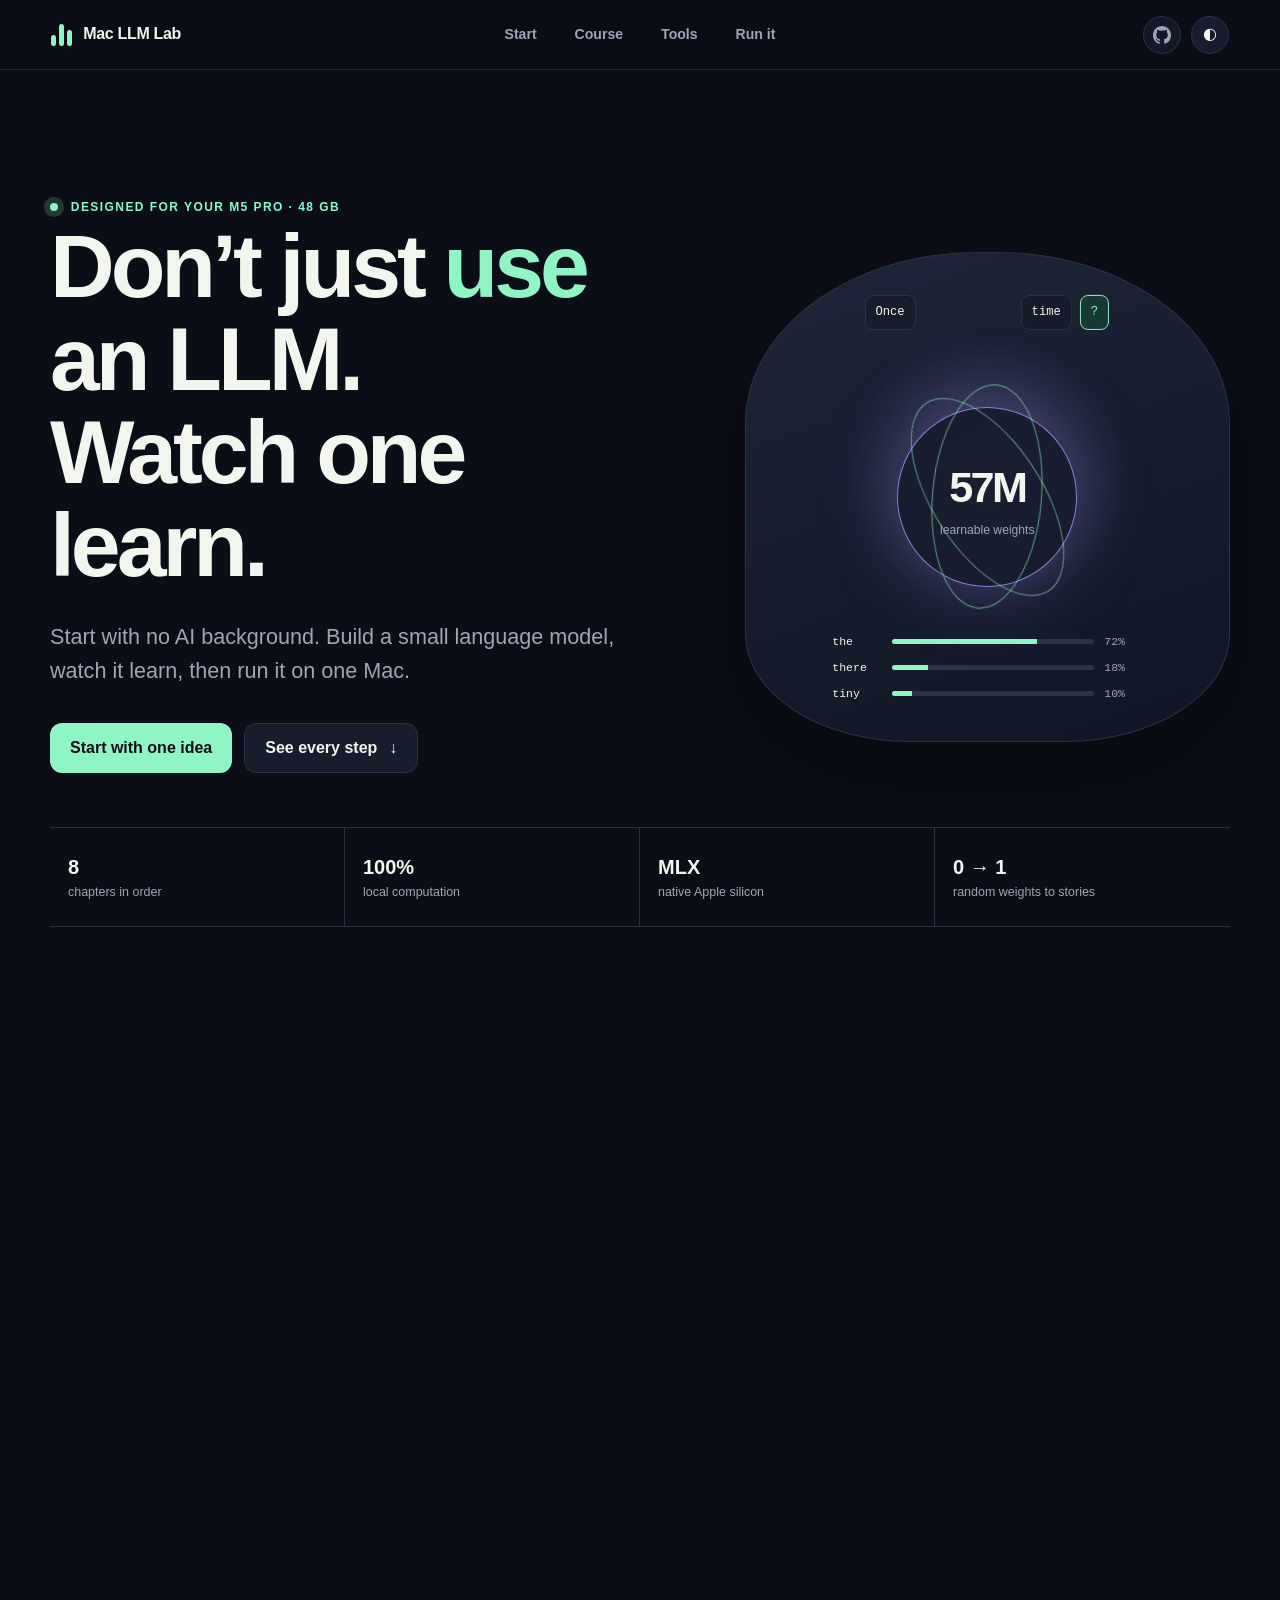
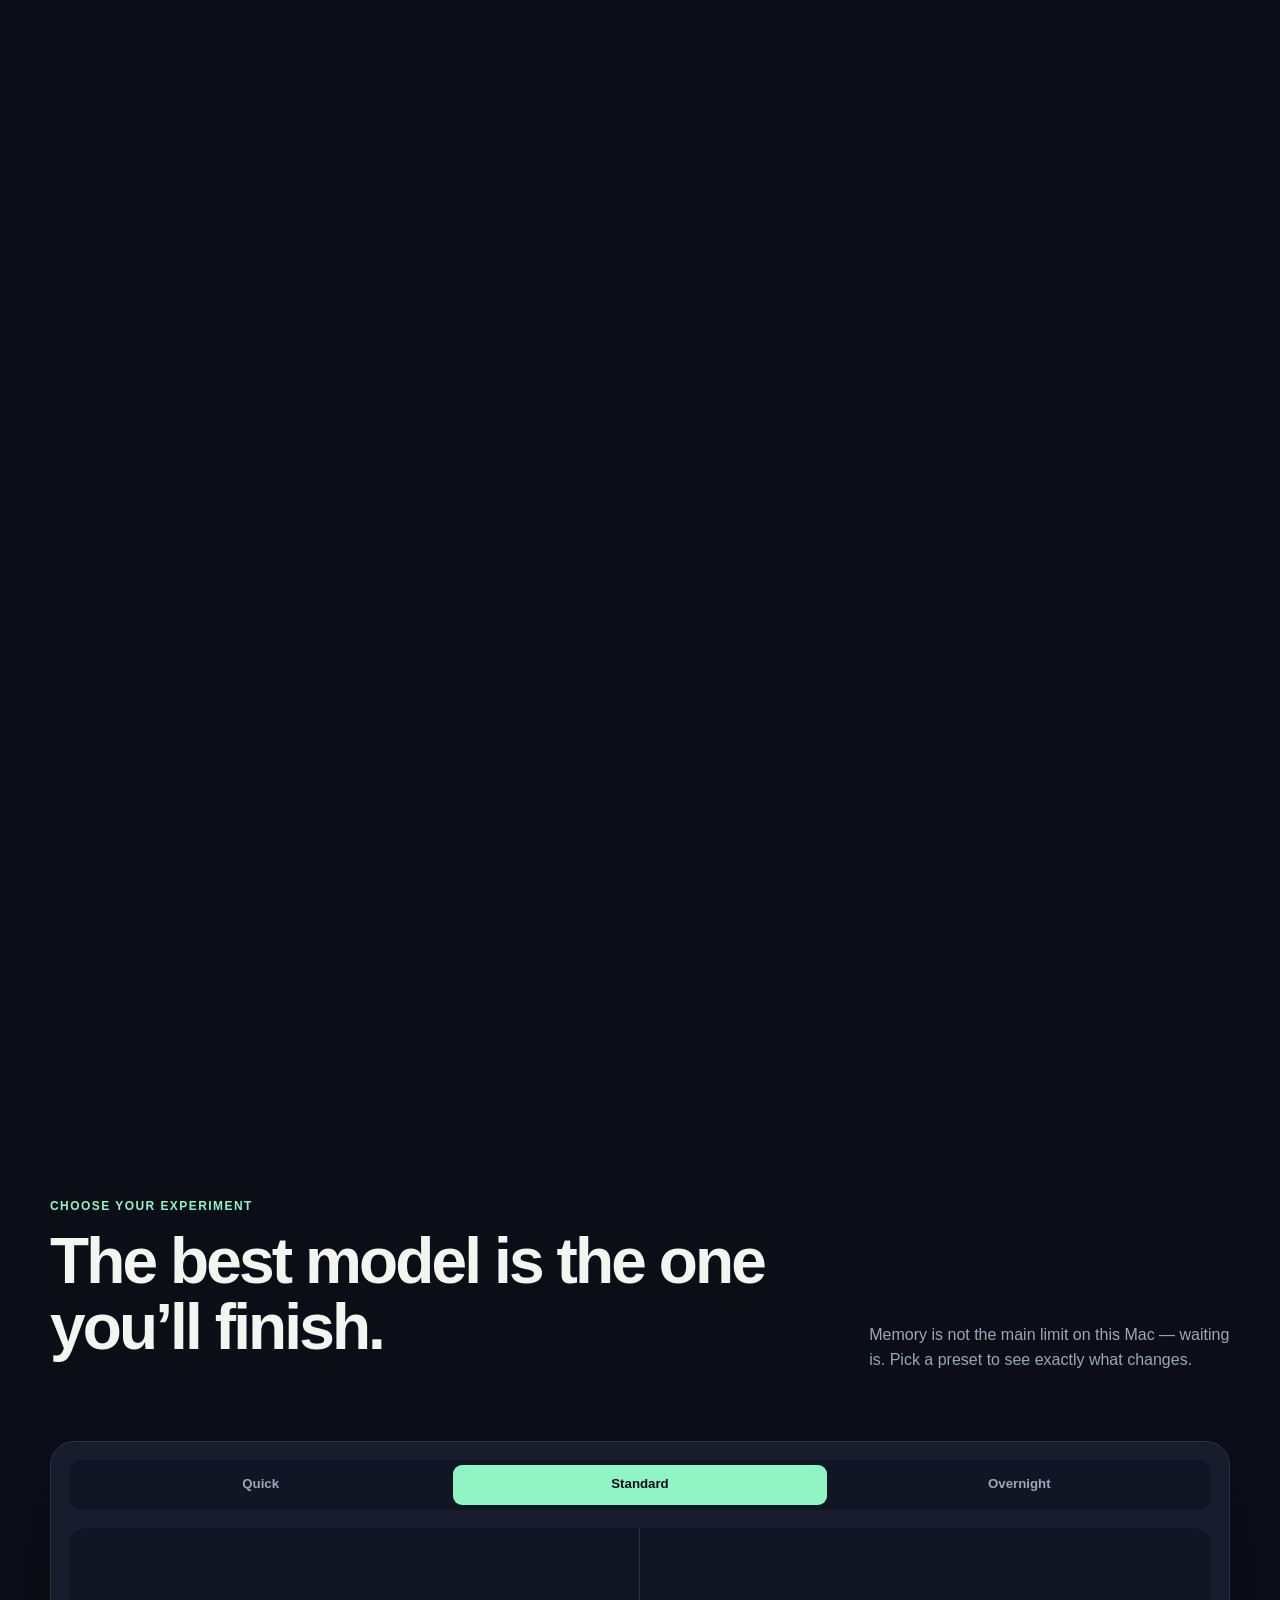
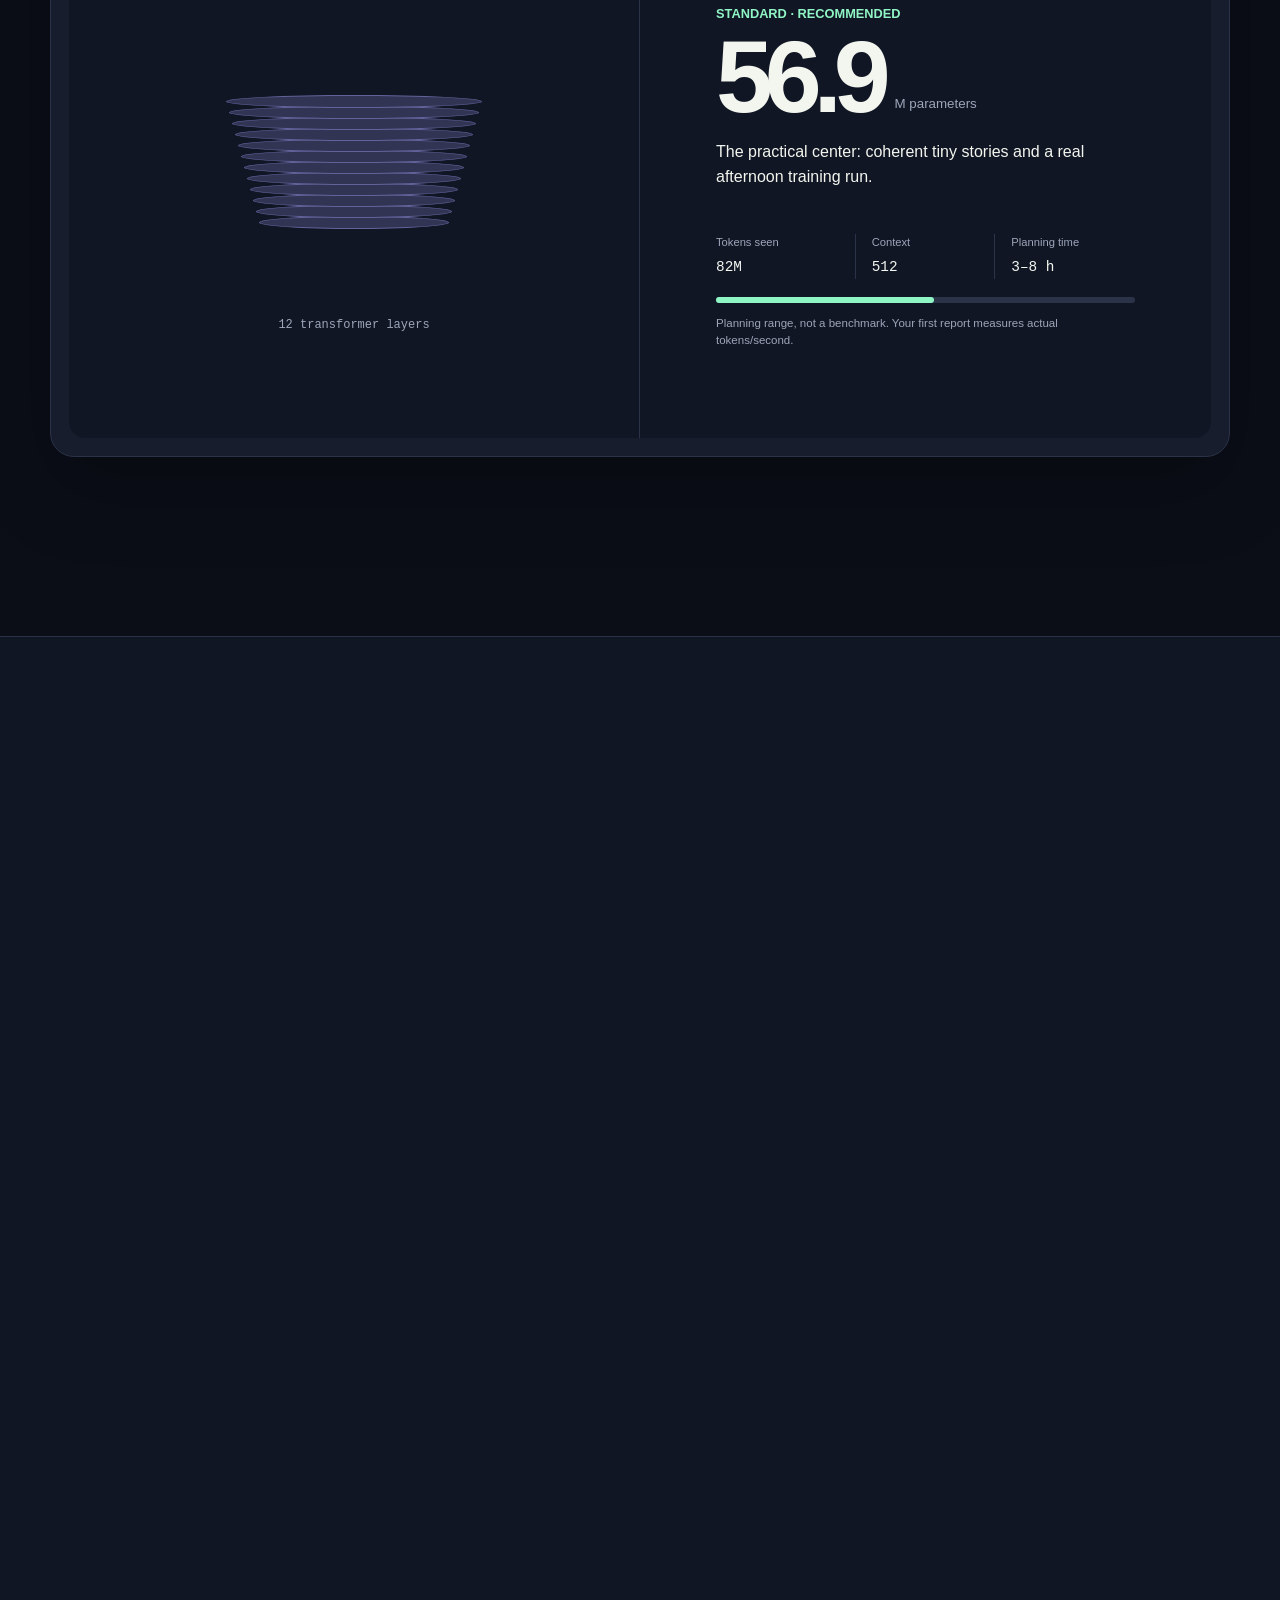
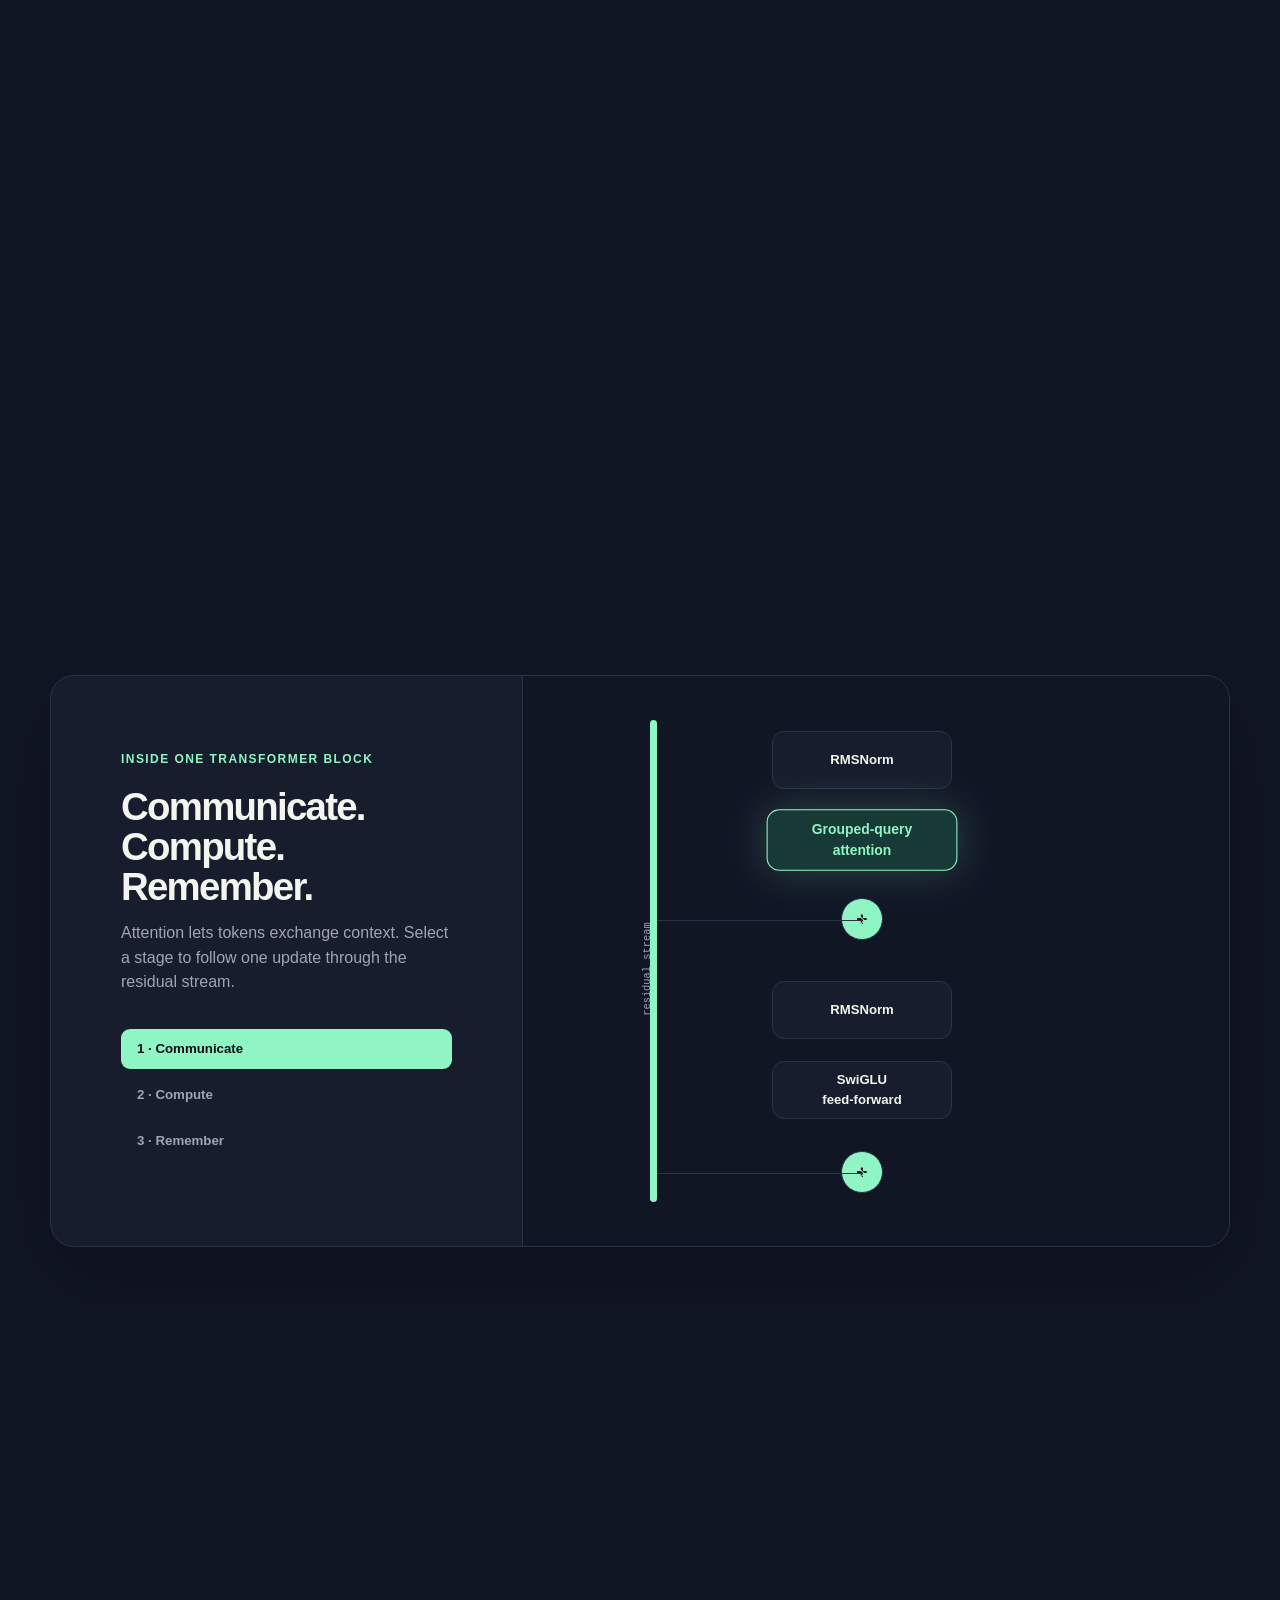
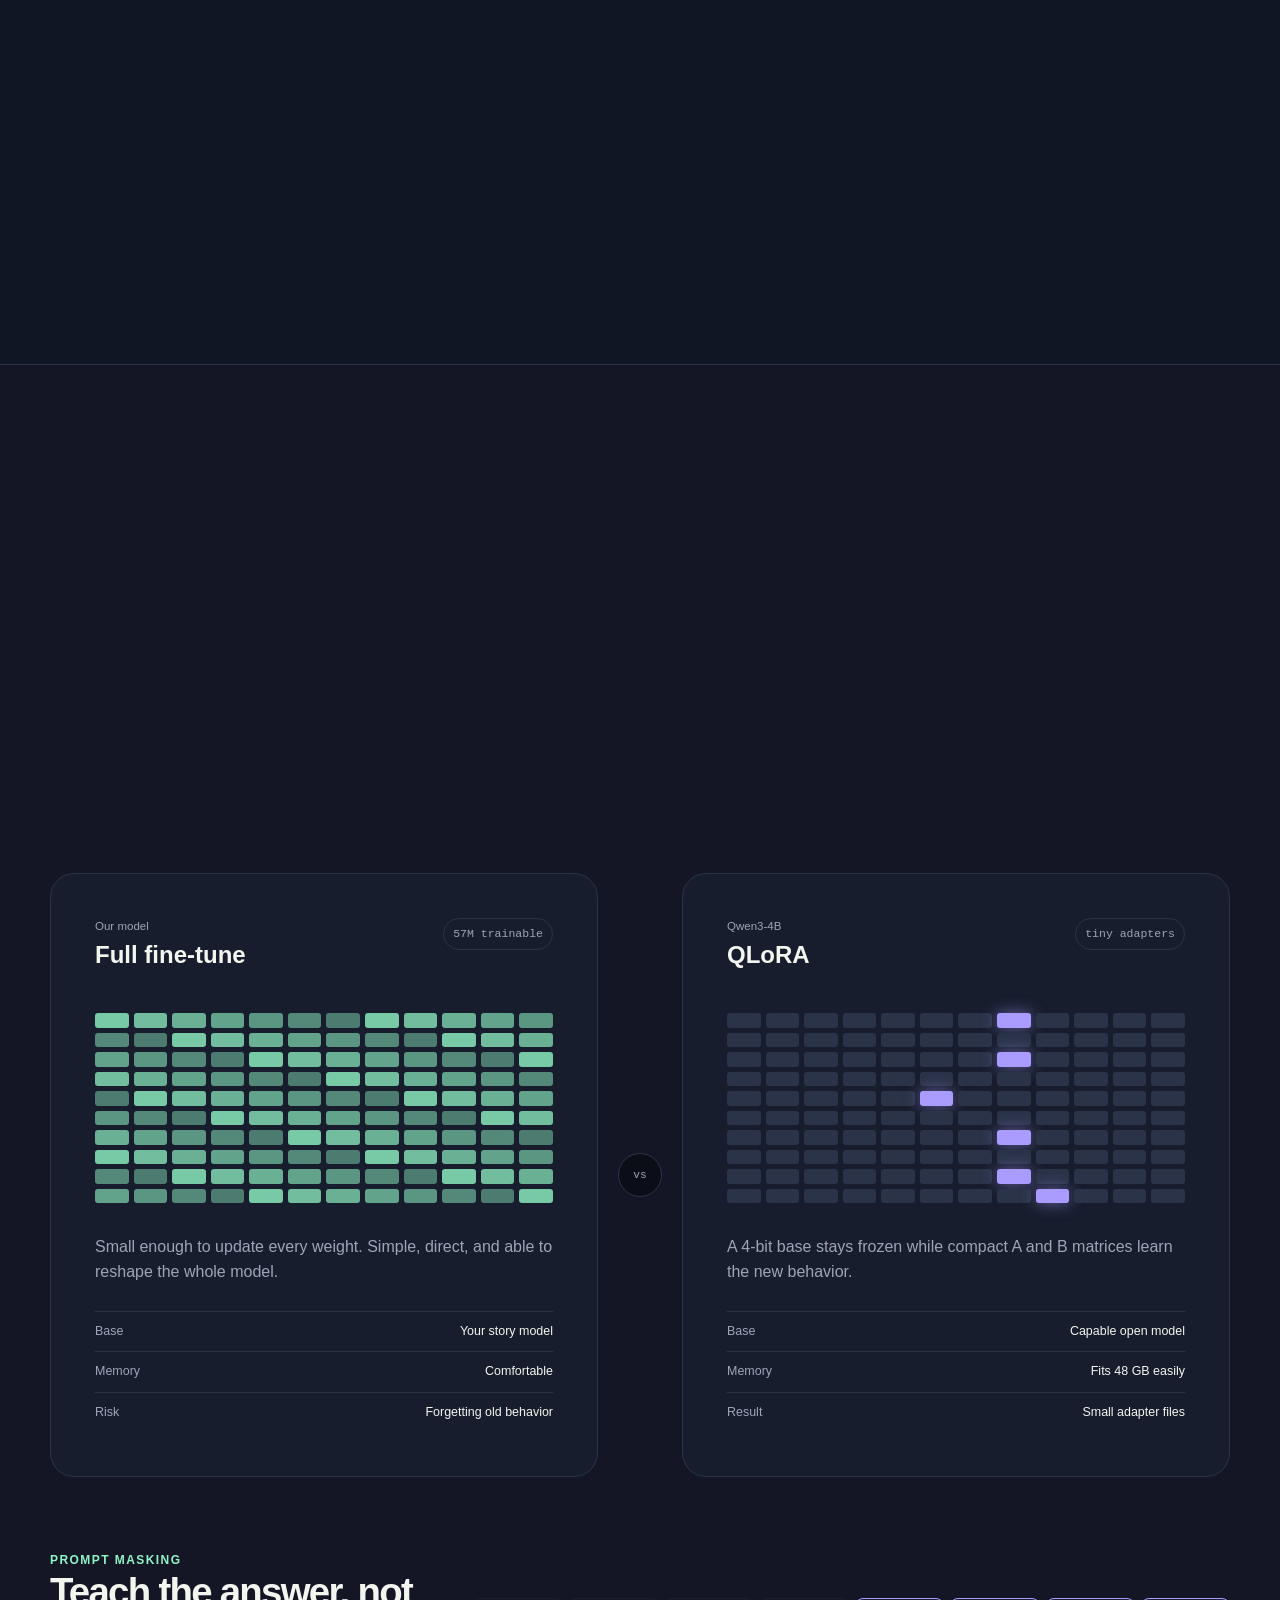
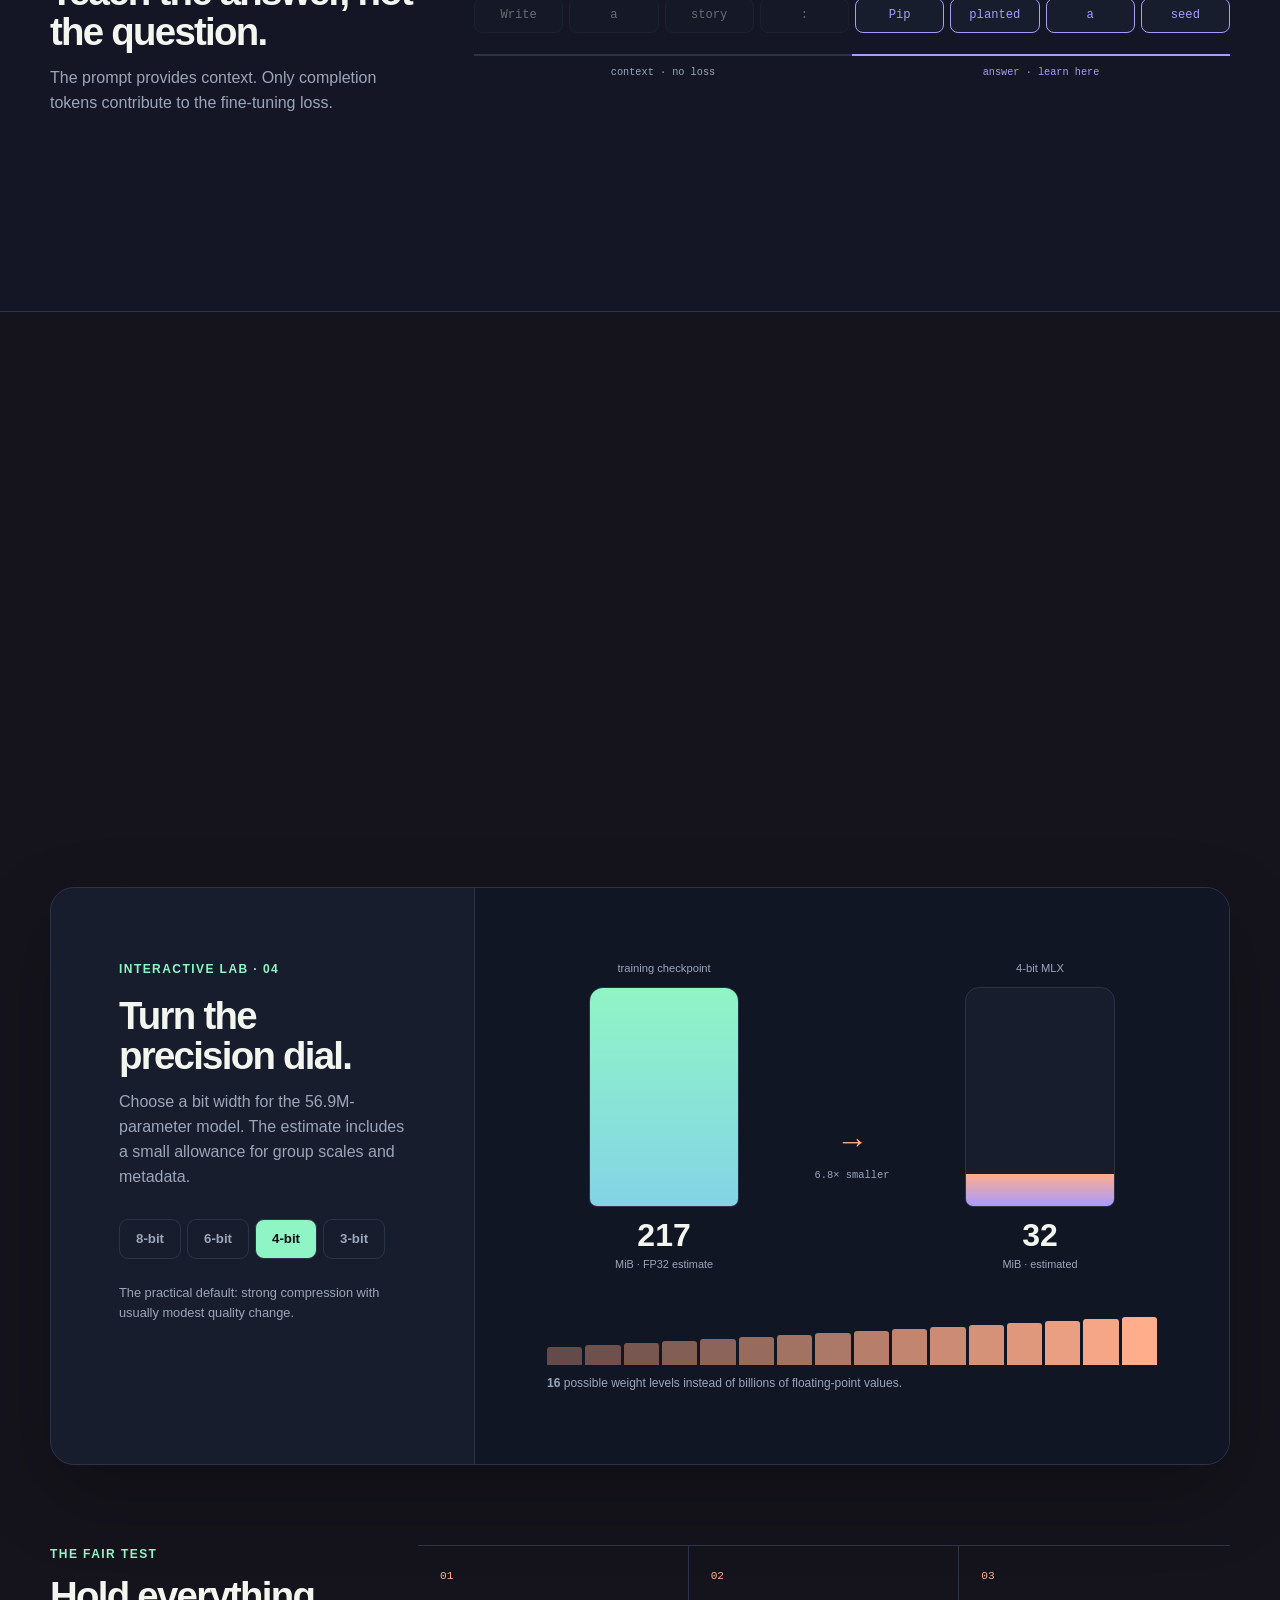
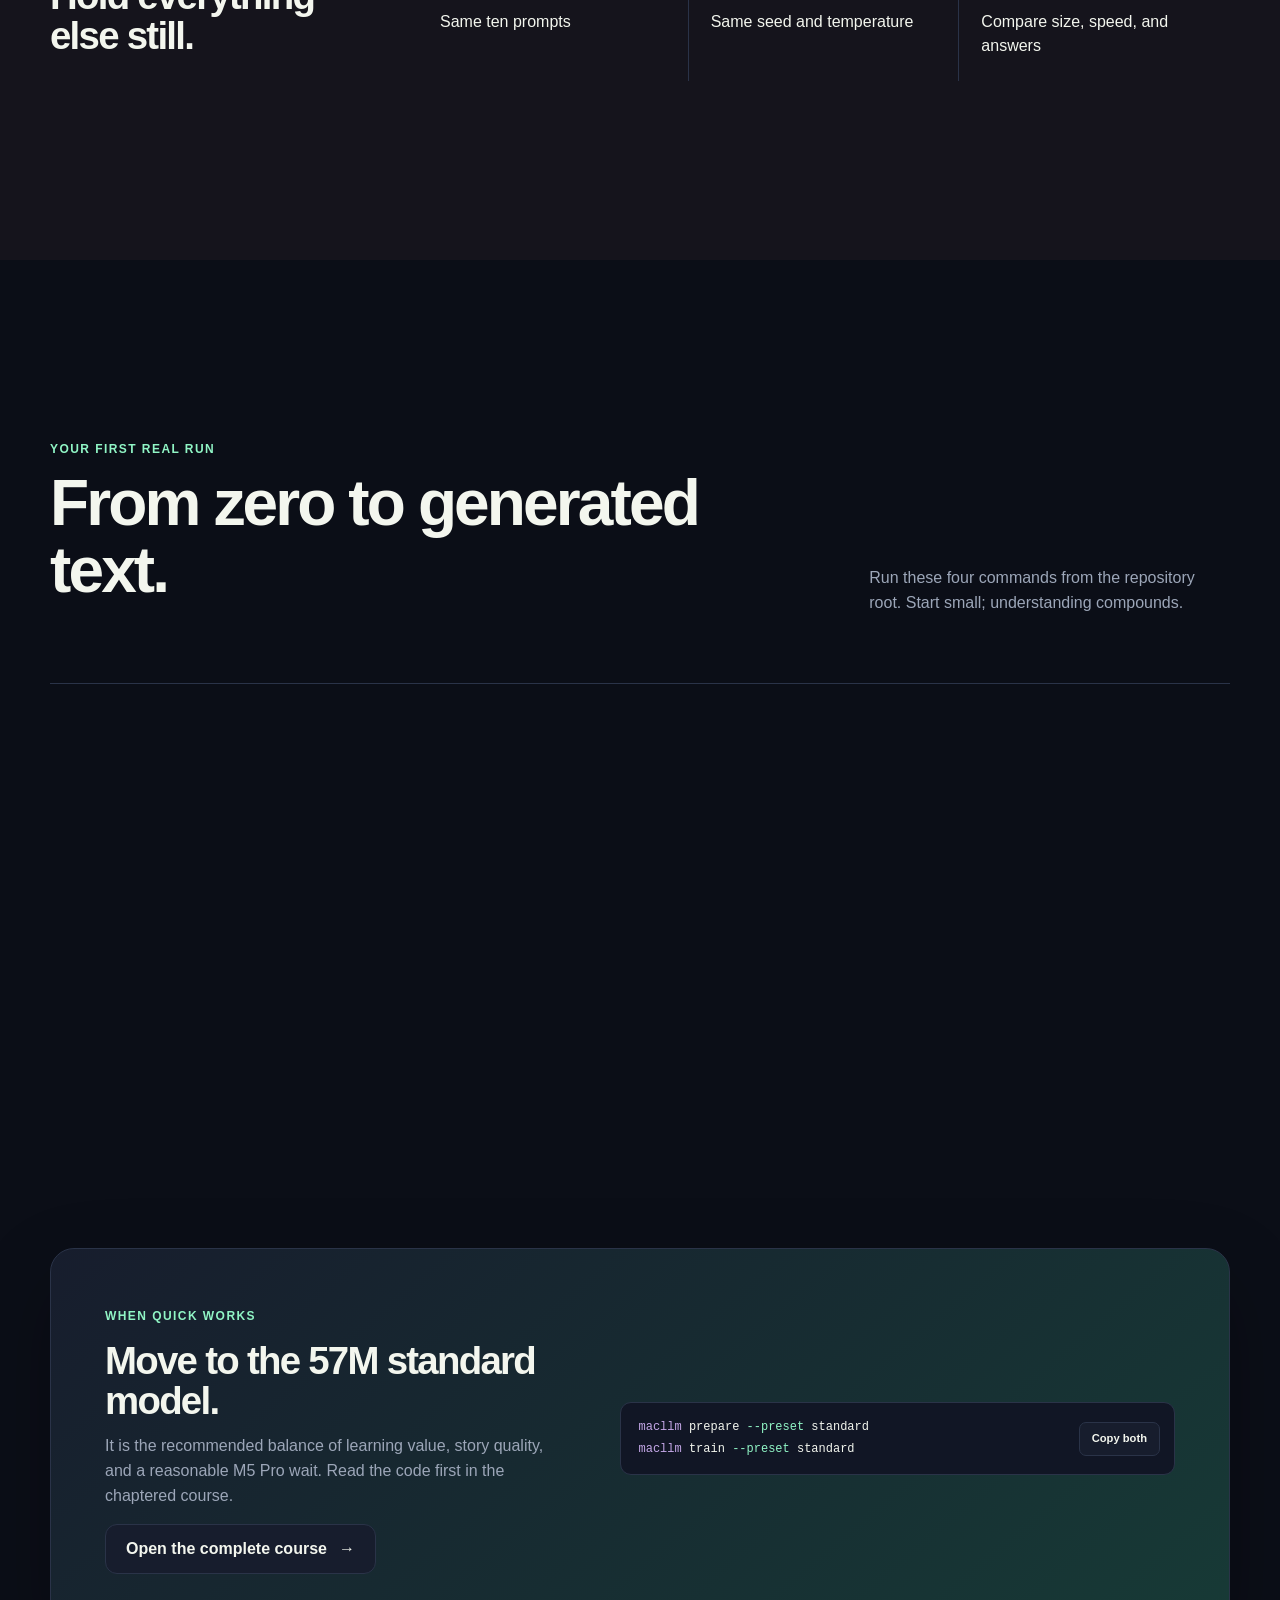
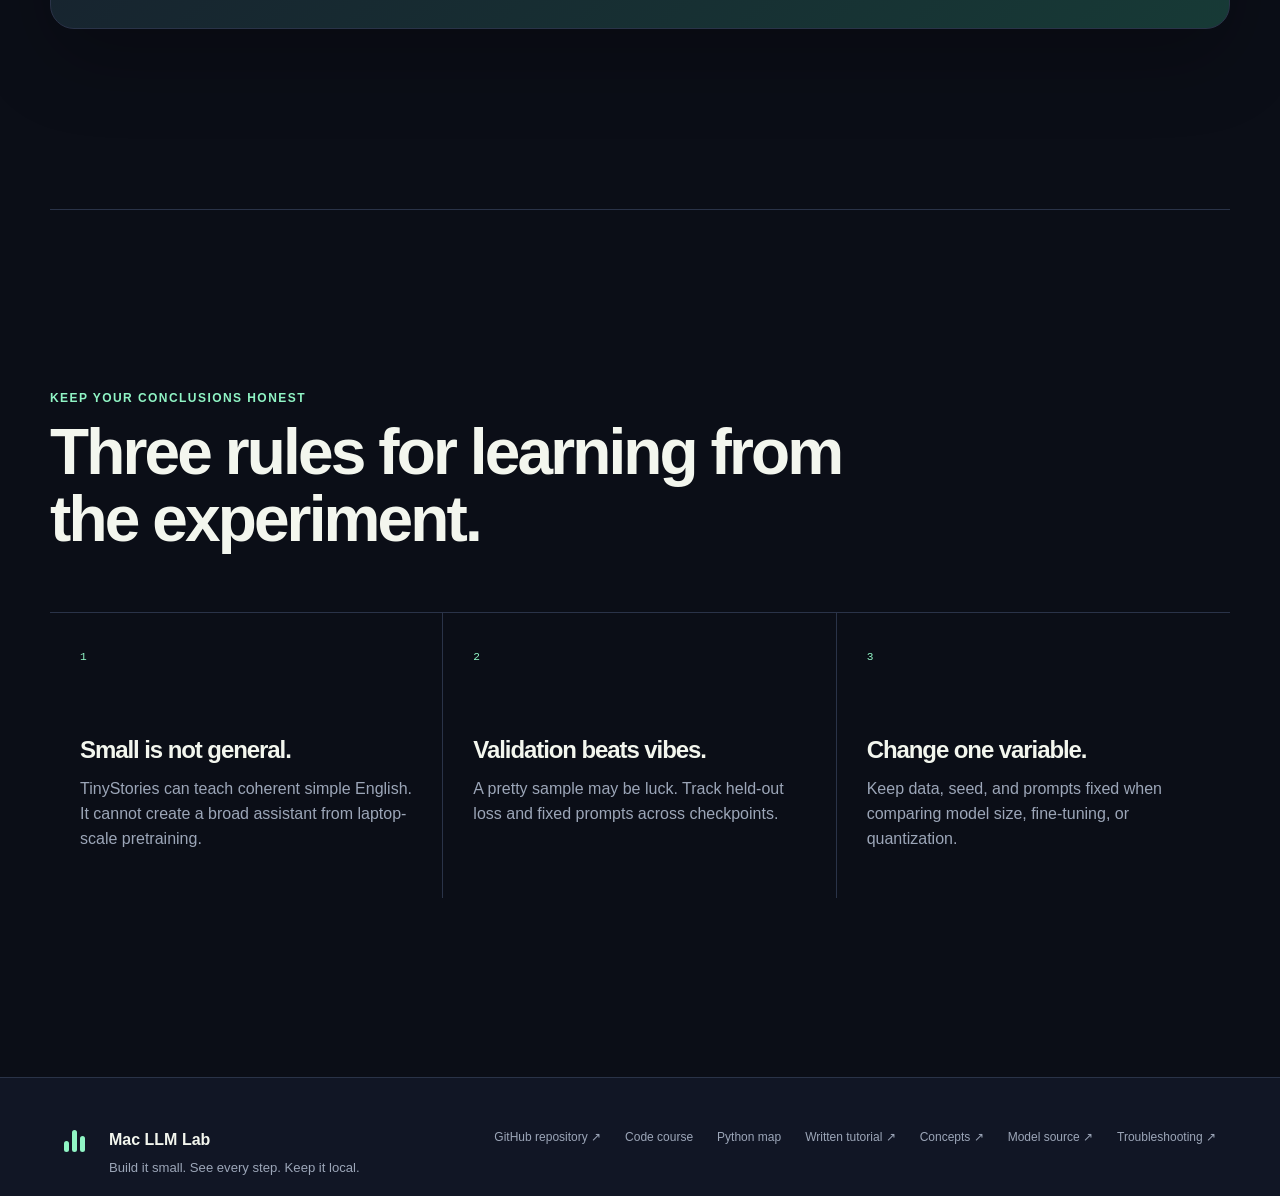
<file: index.html>
<!doctype html>
<html lang="en">
  <head>
    <meta charset="utf-8" />
    <meta name="viewport" content="width=device-width, initial-scale=1" />
    <meta http-equiv="refresh" content="0; url=site/" />
    <link rel="canonical" href="site/" />
    <title>Mac LLM Lab</title>
  </head>
  <body>
    <p><a href="site/">Open Mac LLM Lab</a></p>
  </body>
</html>
</file>
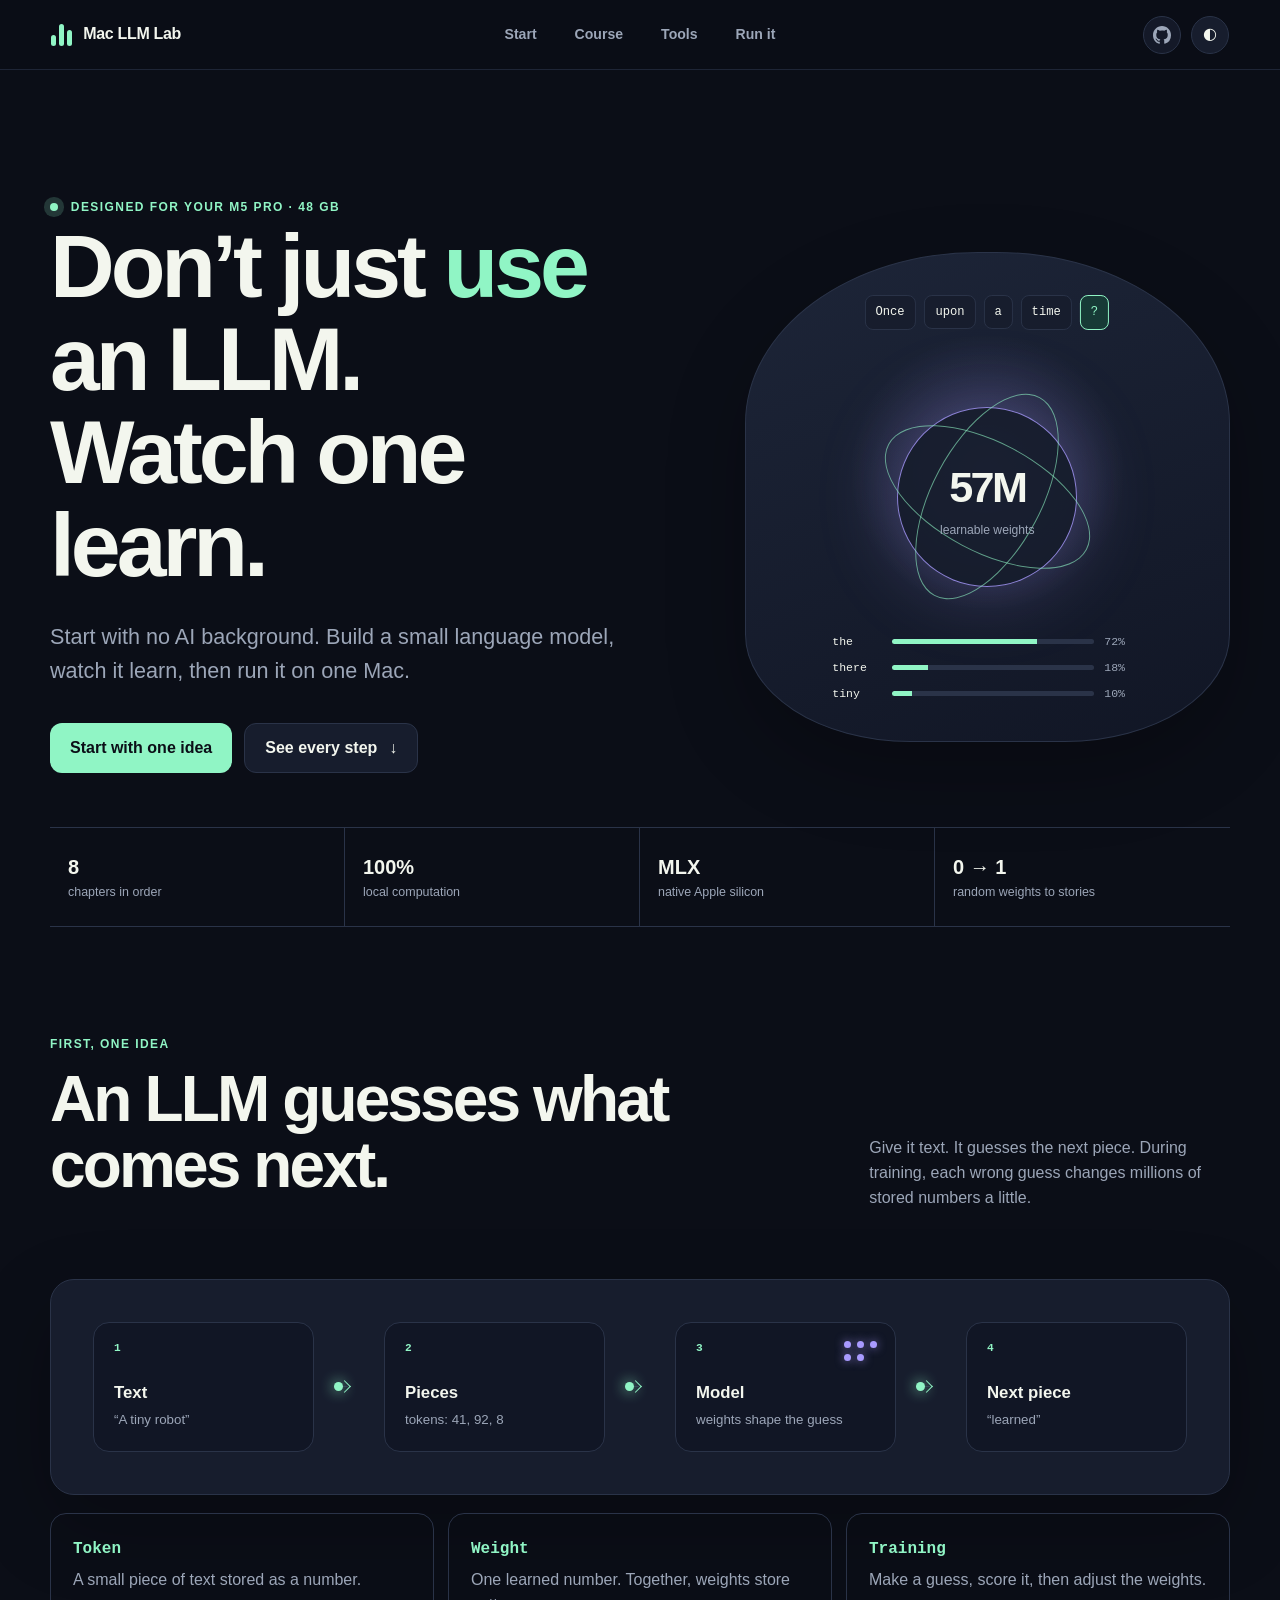
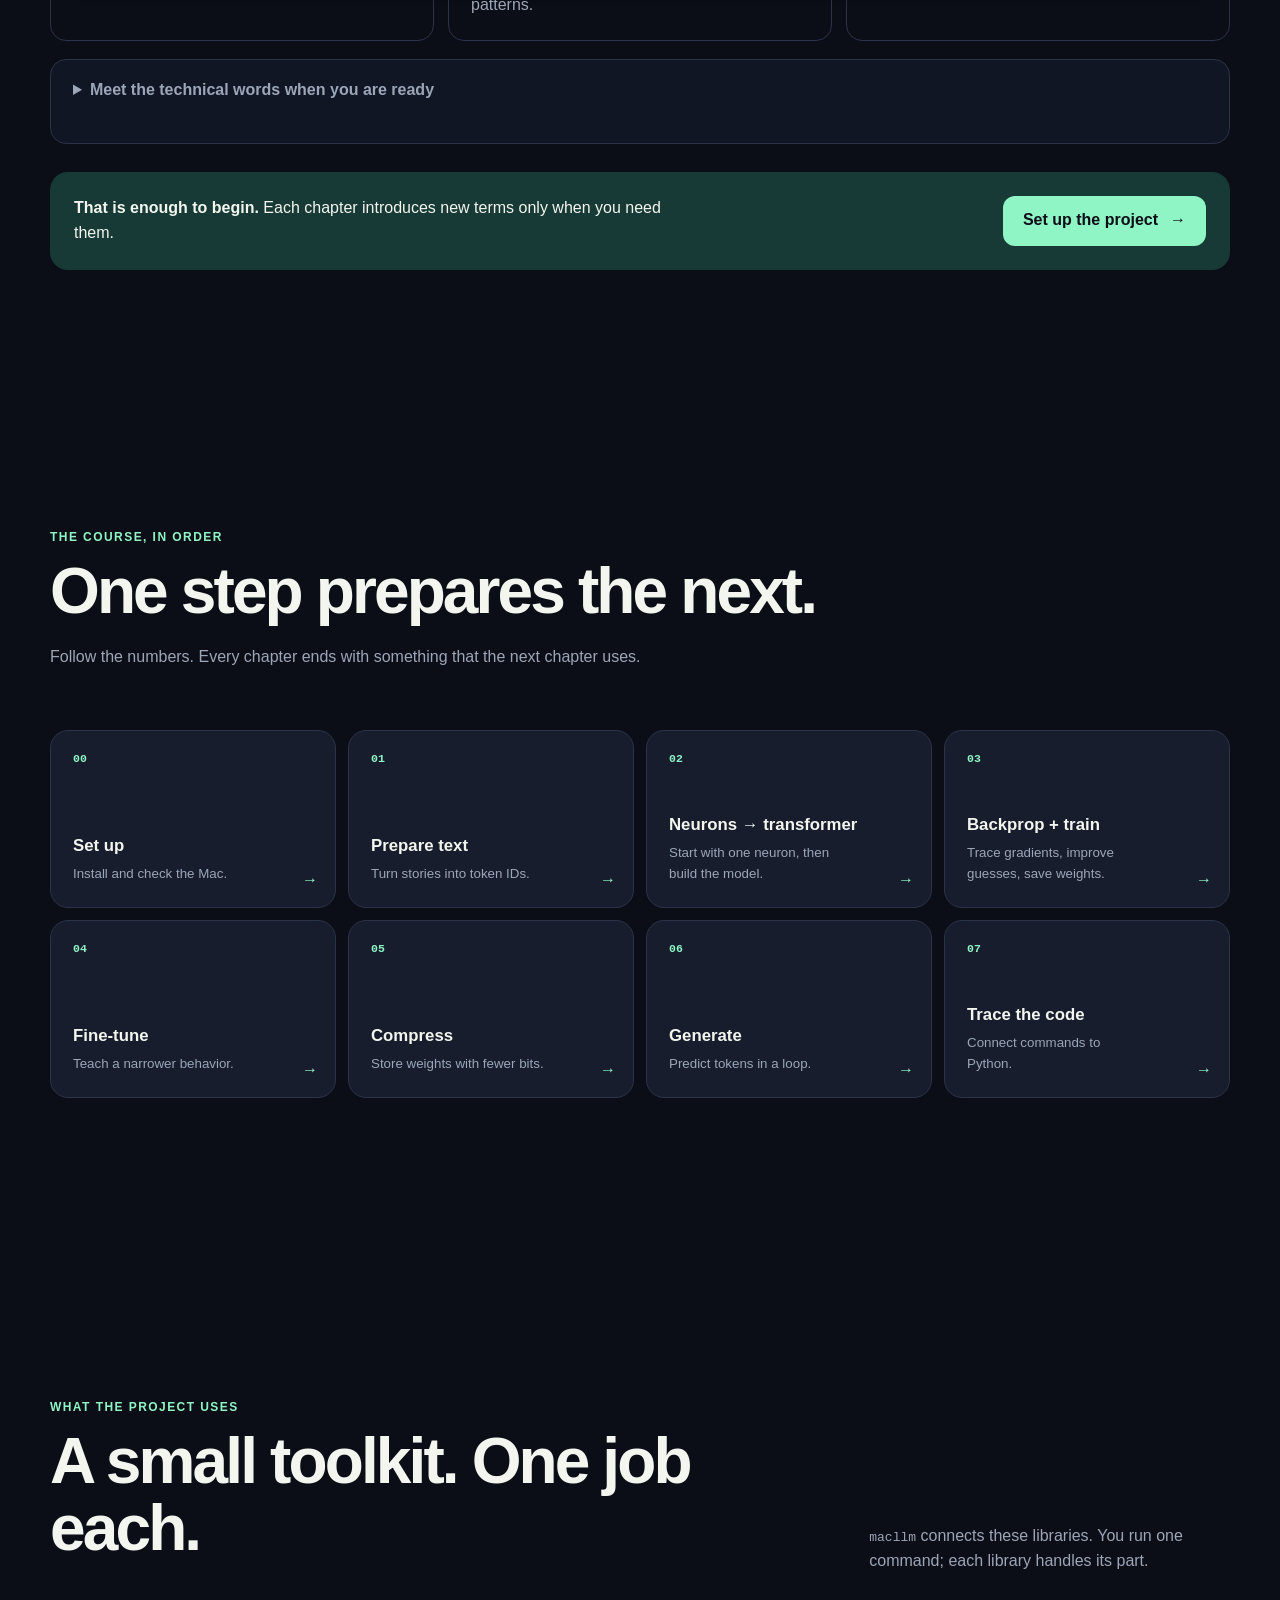
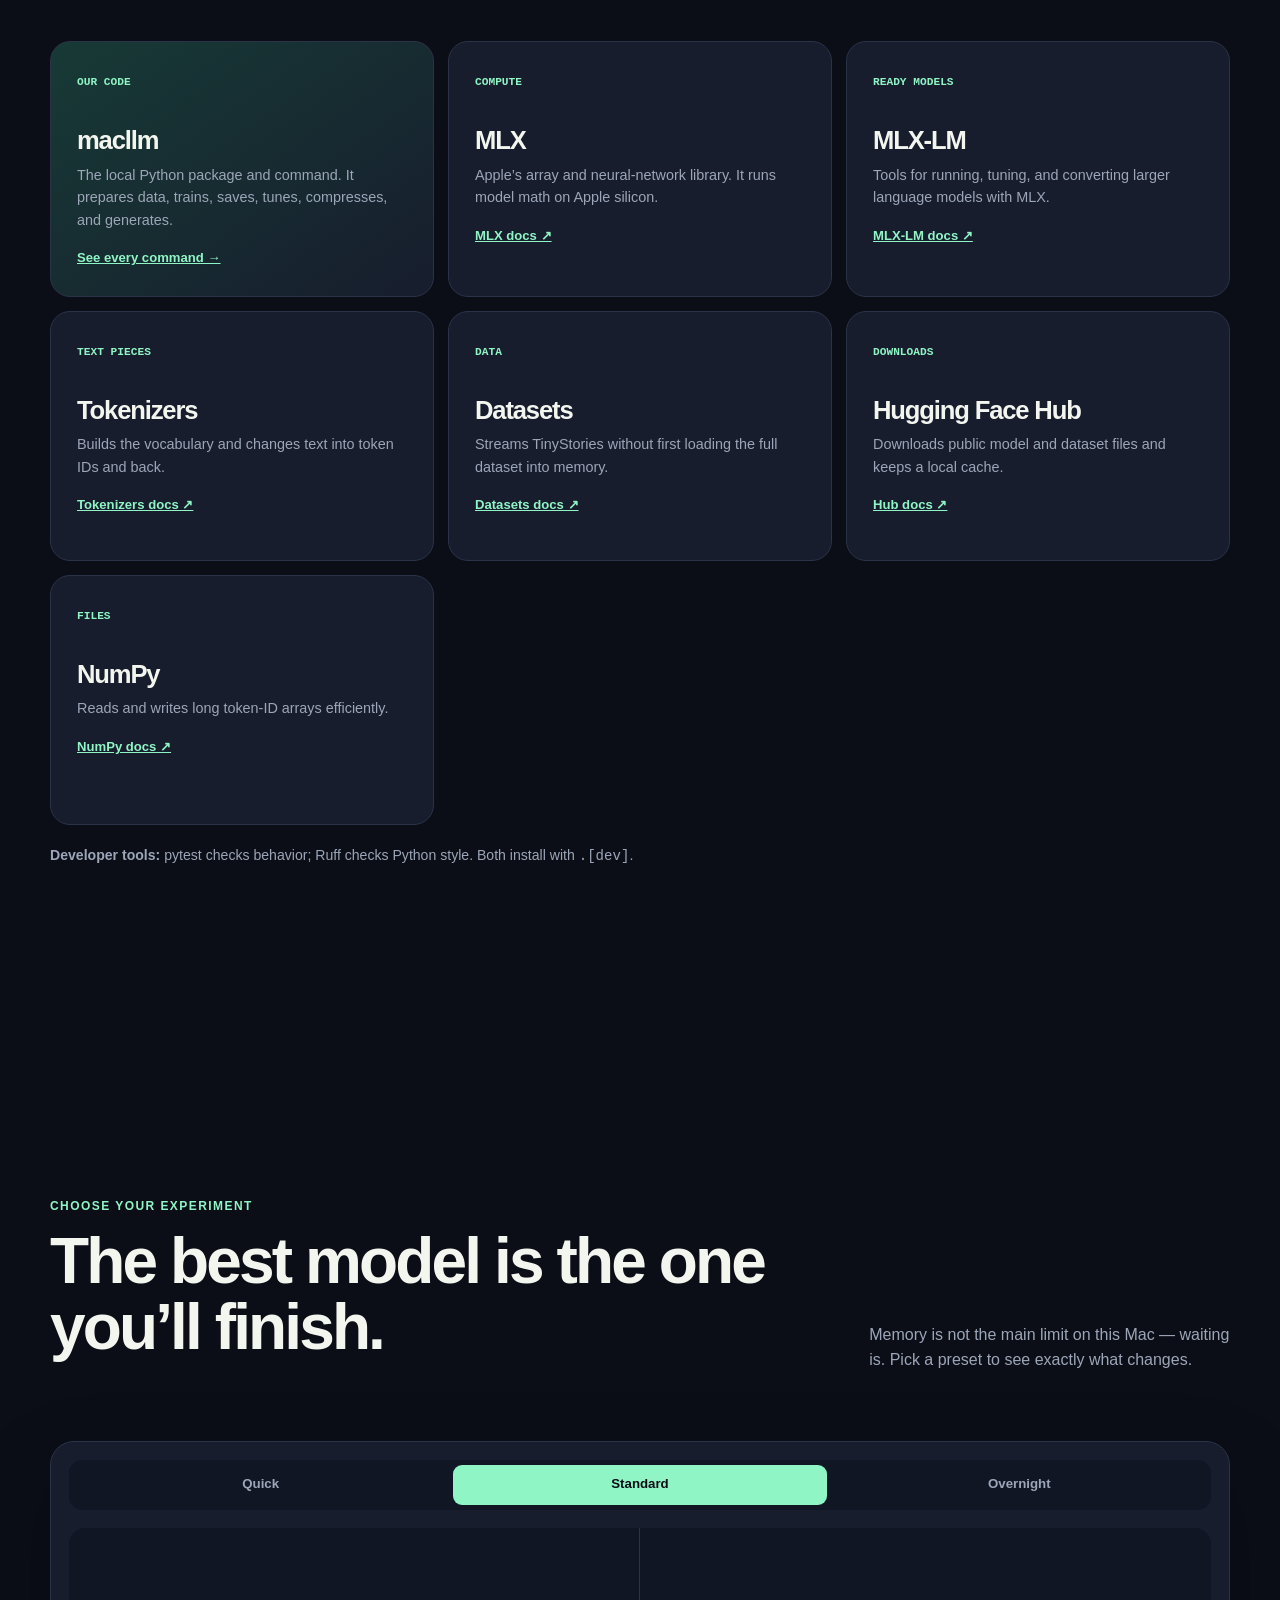
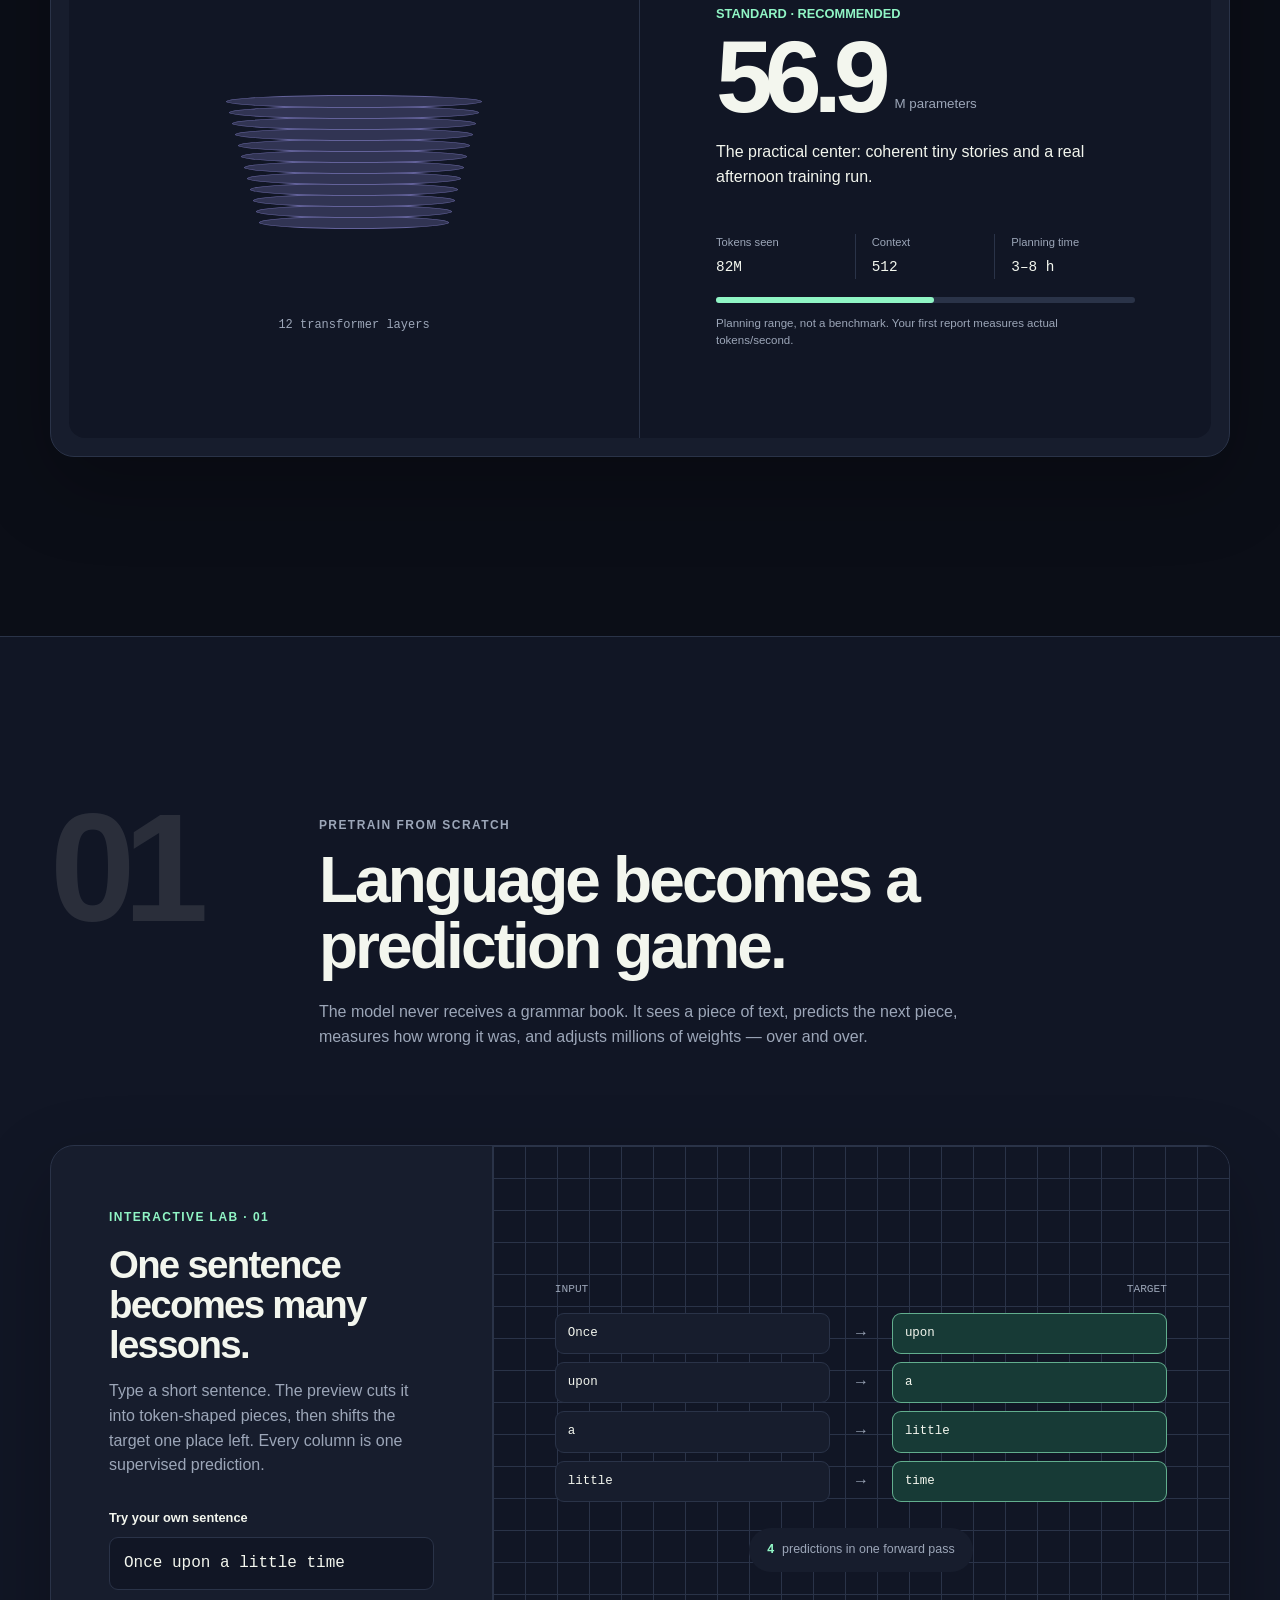
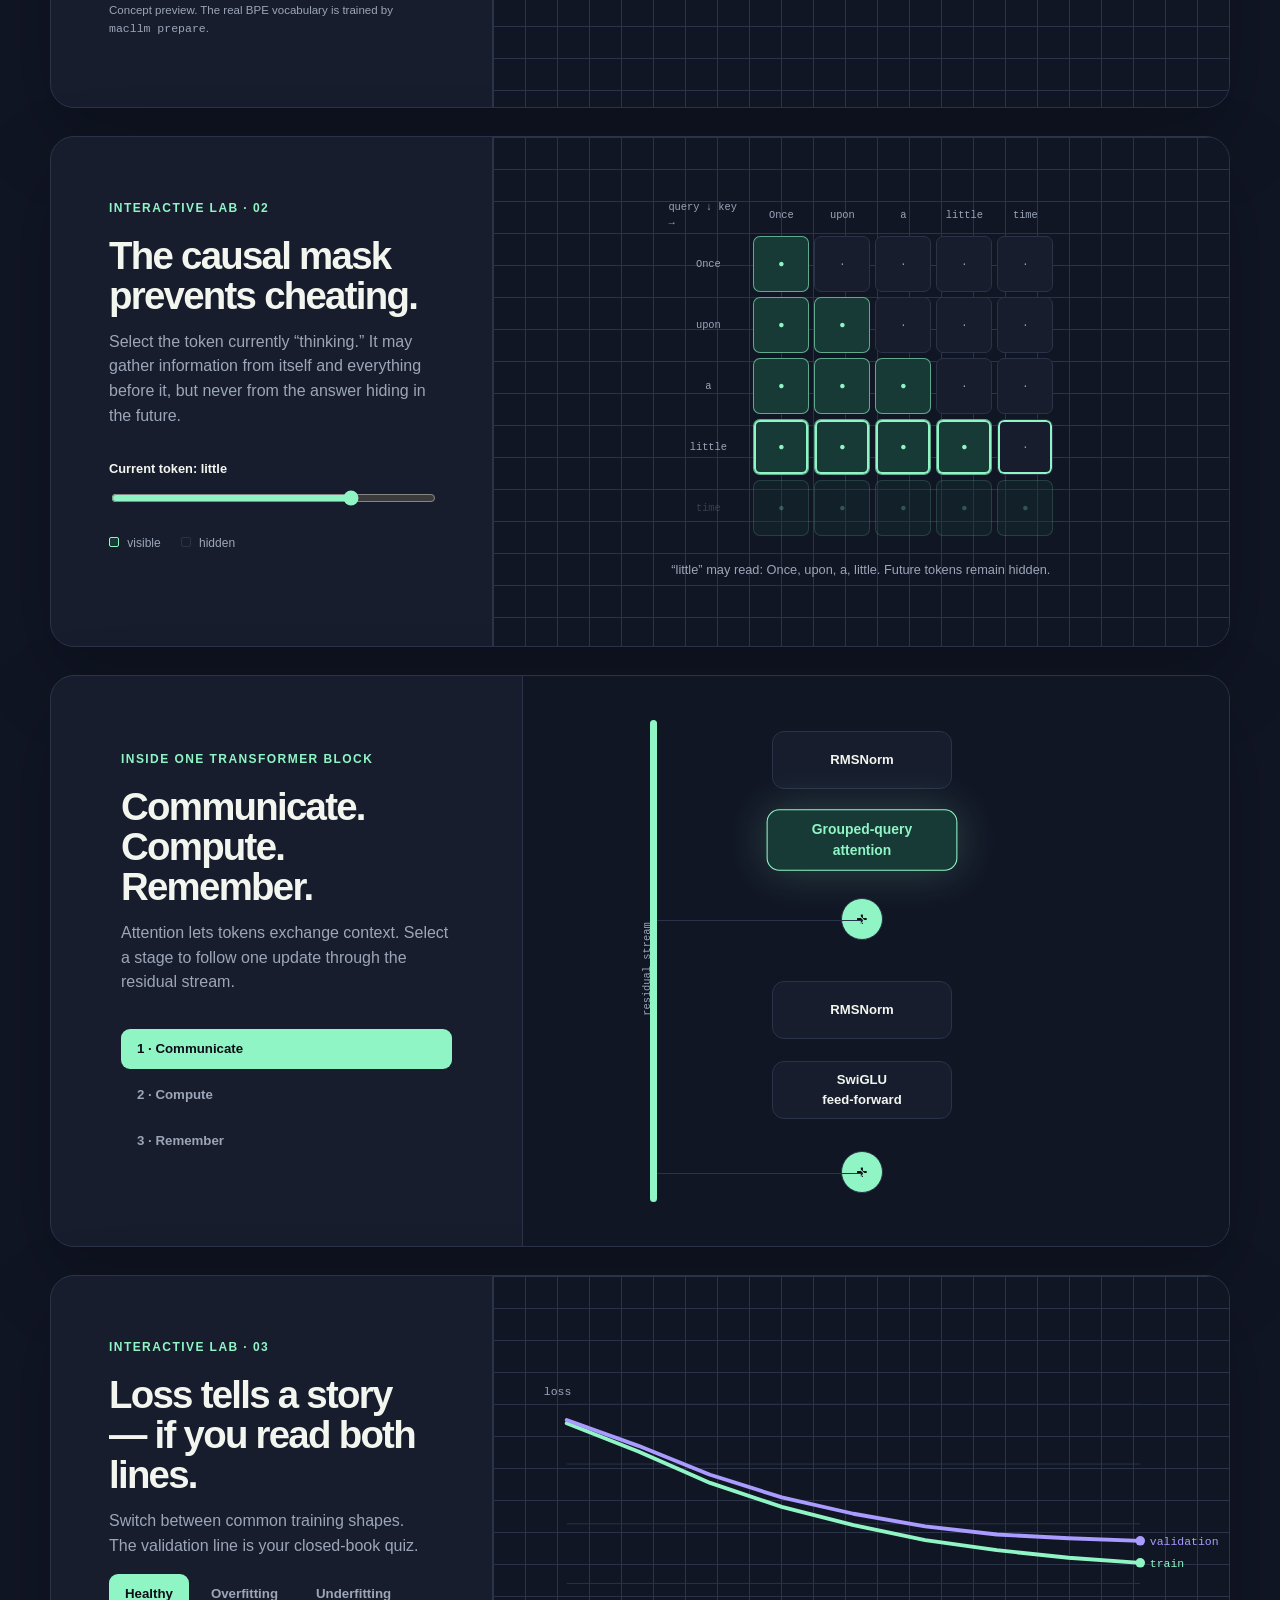
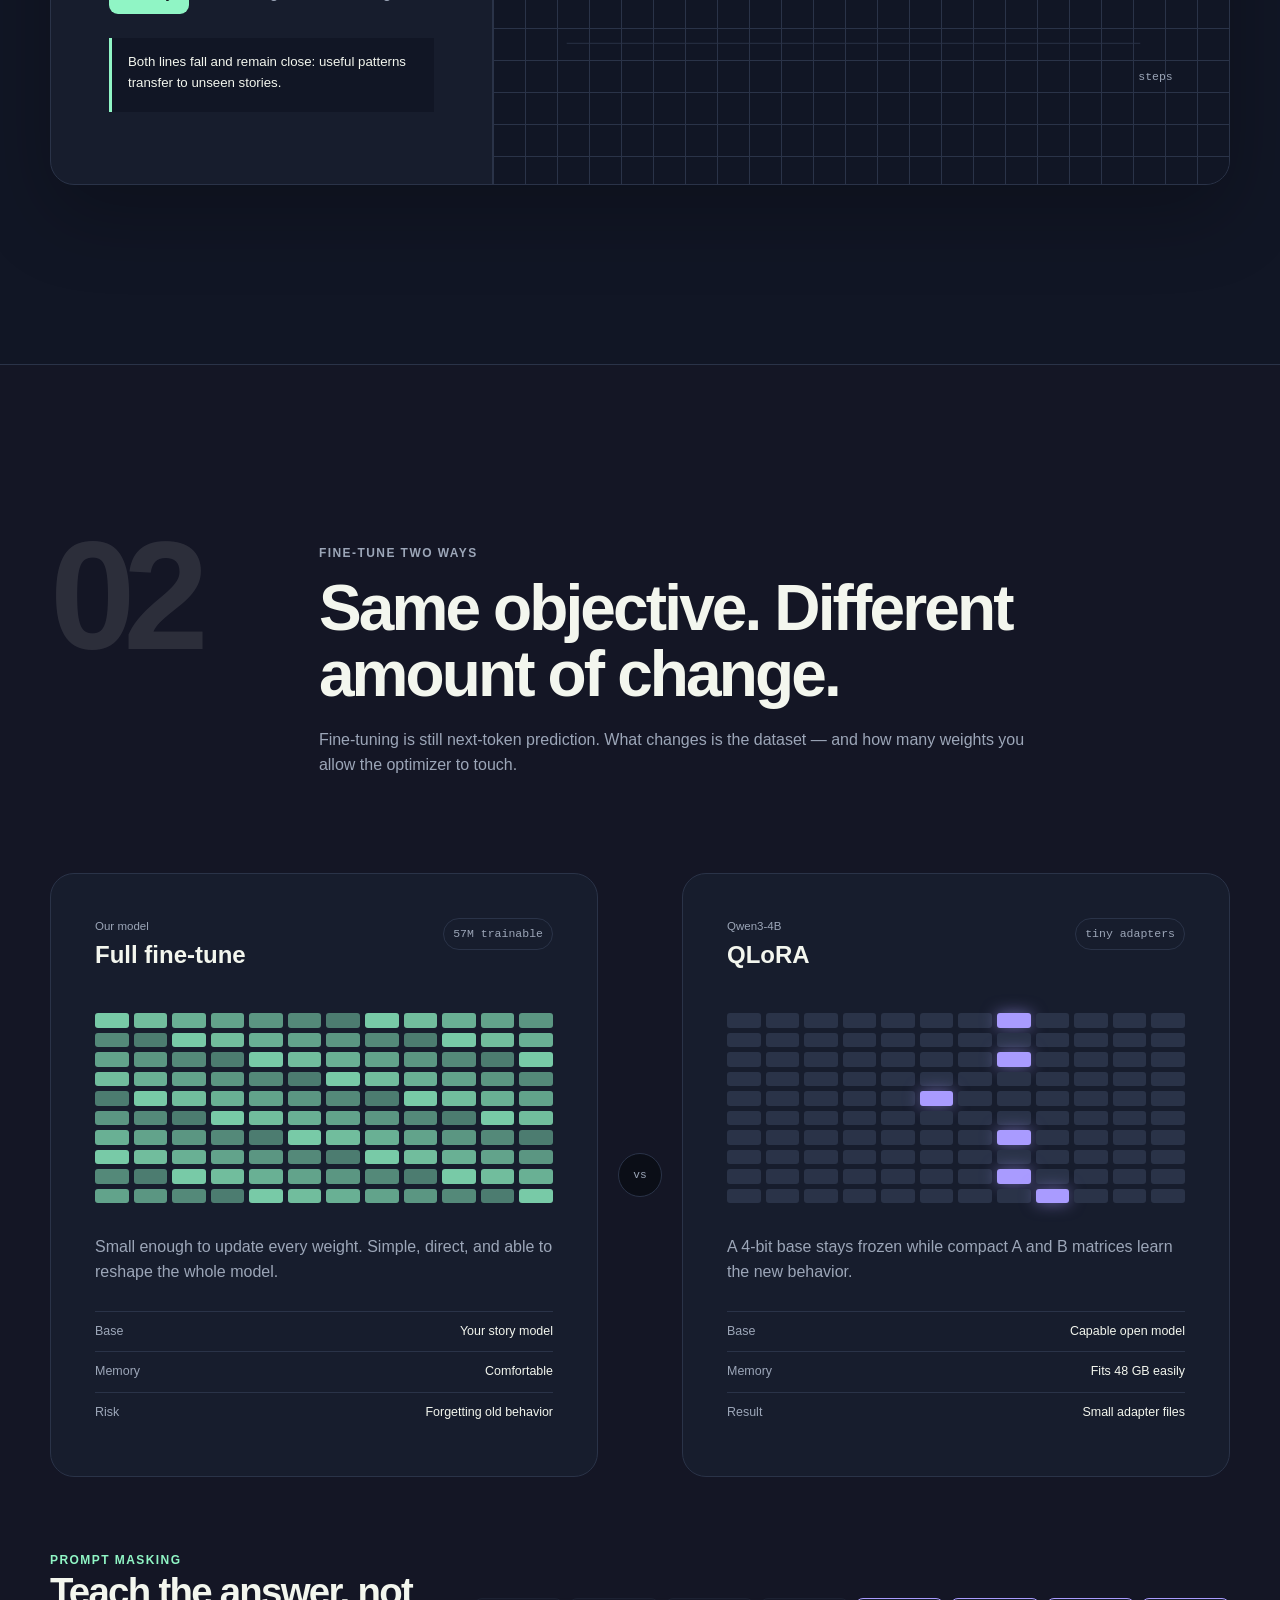
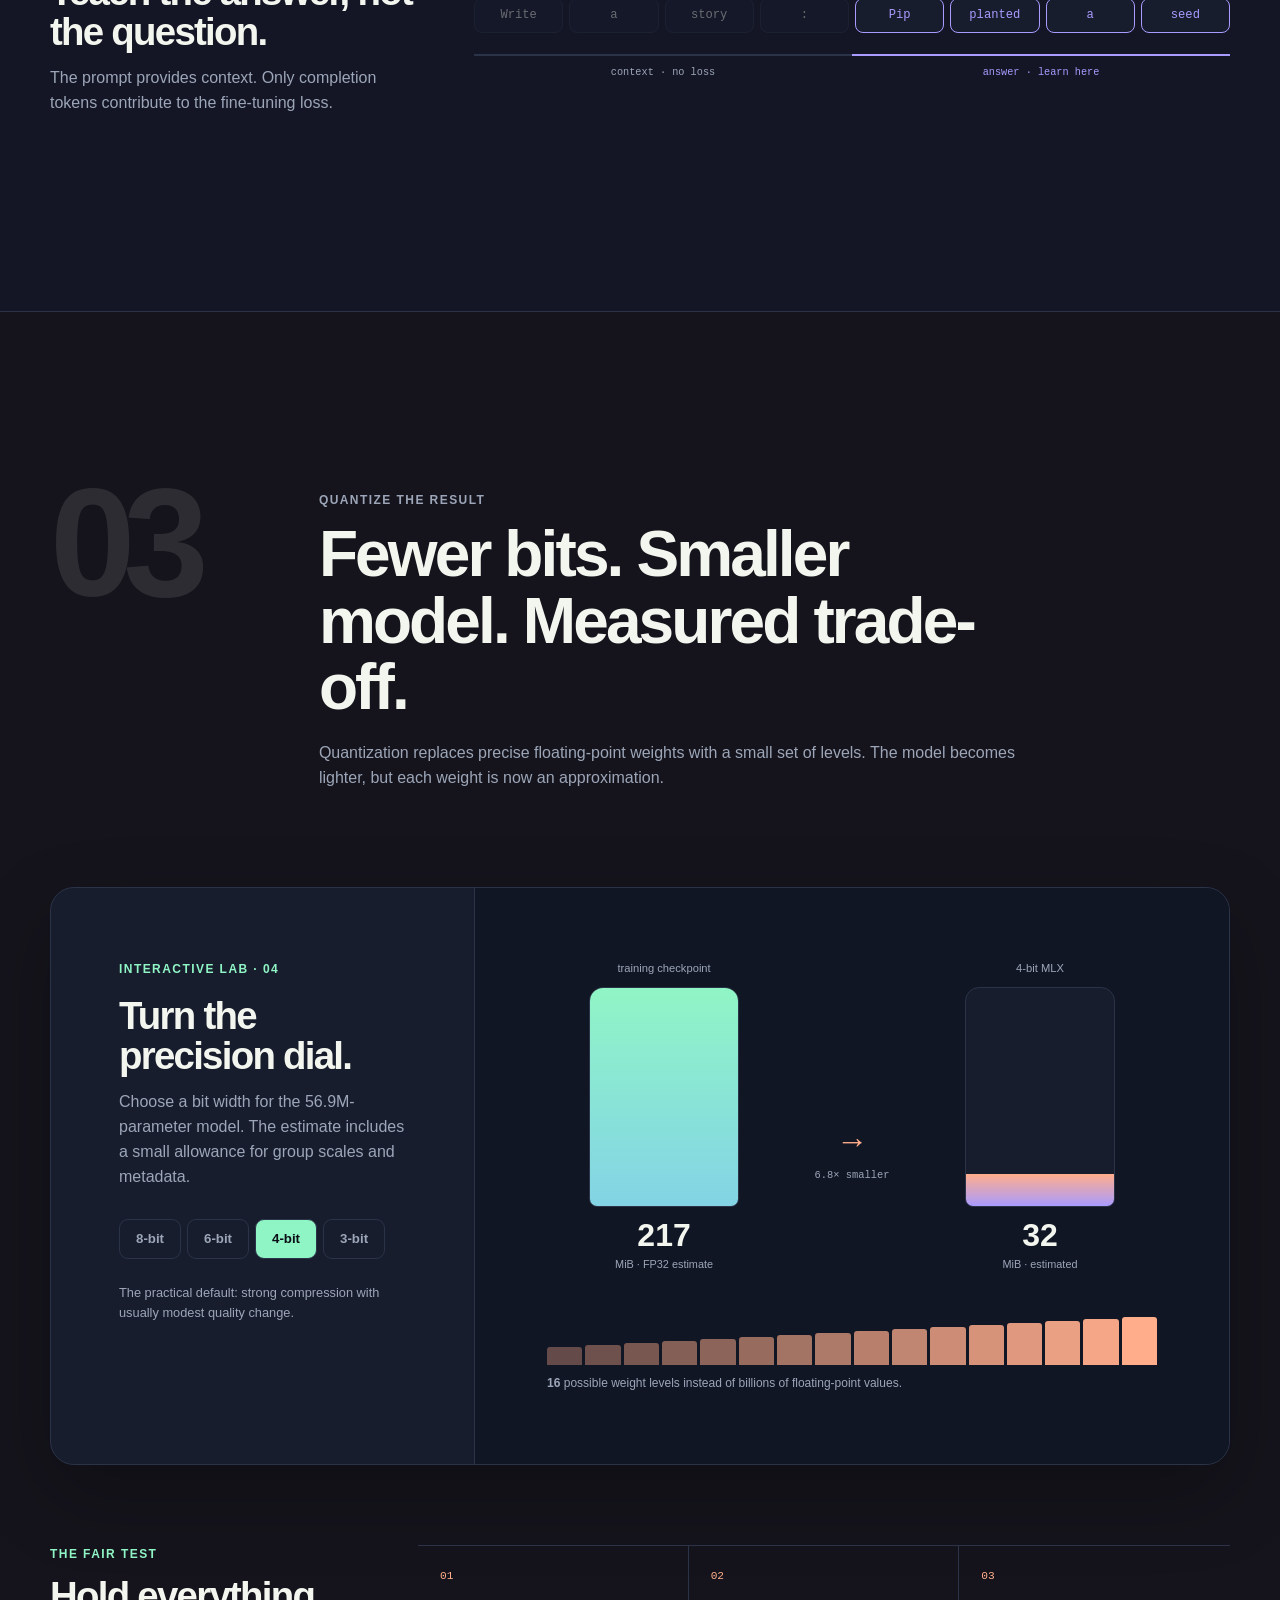
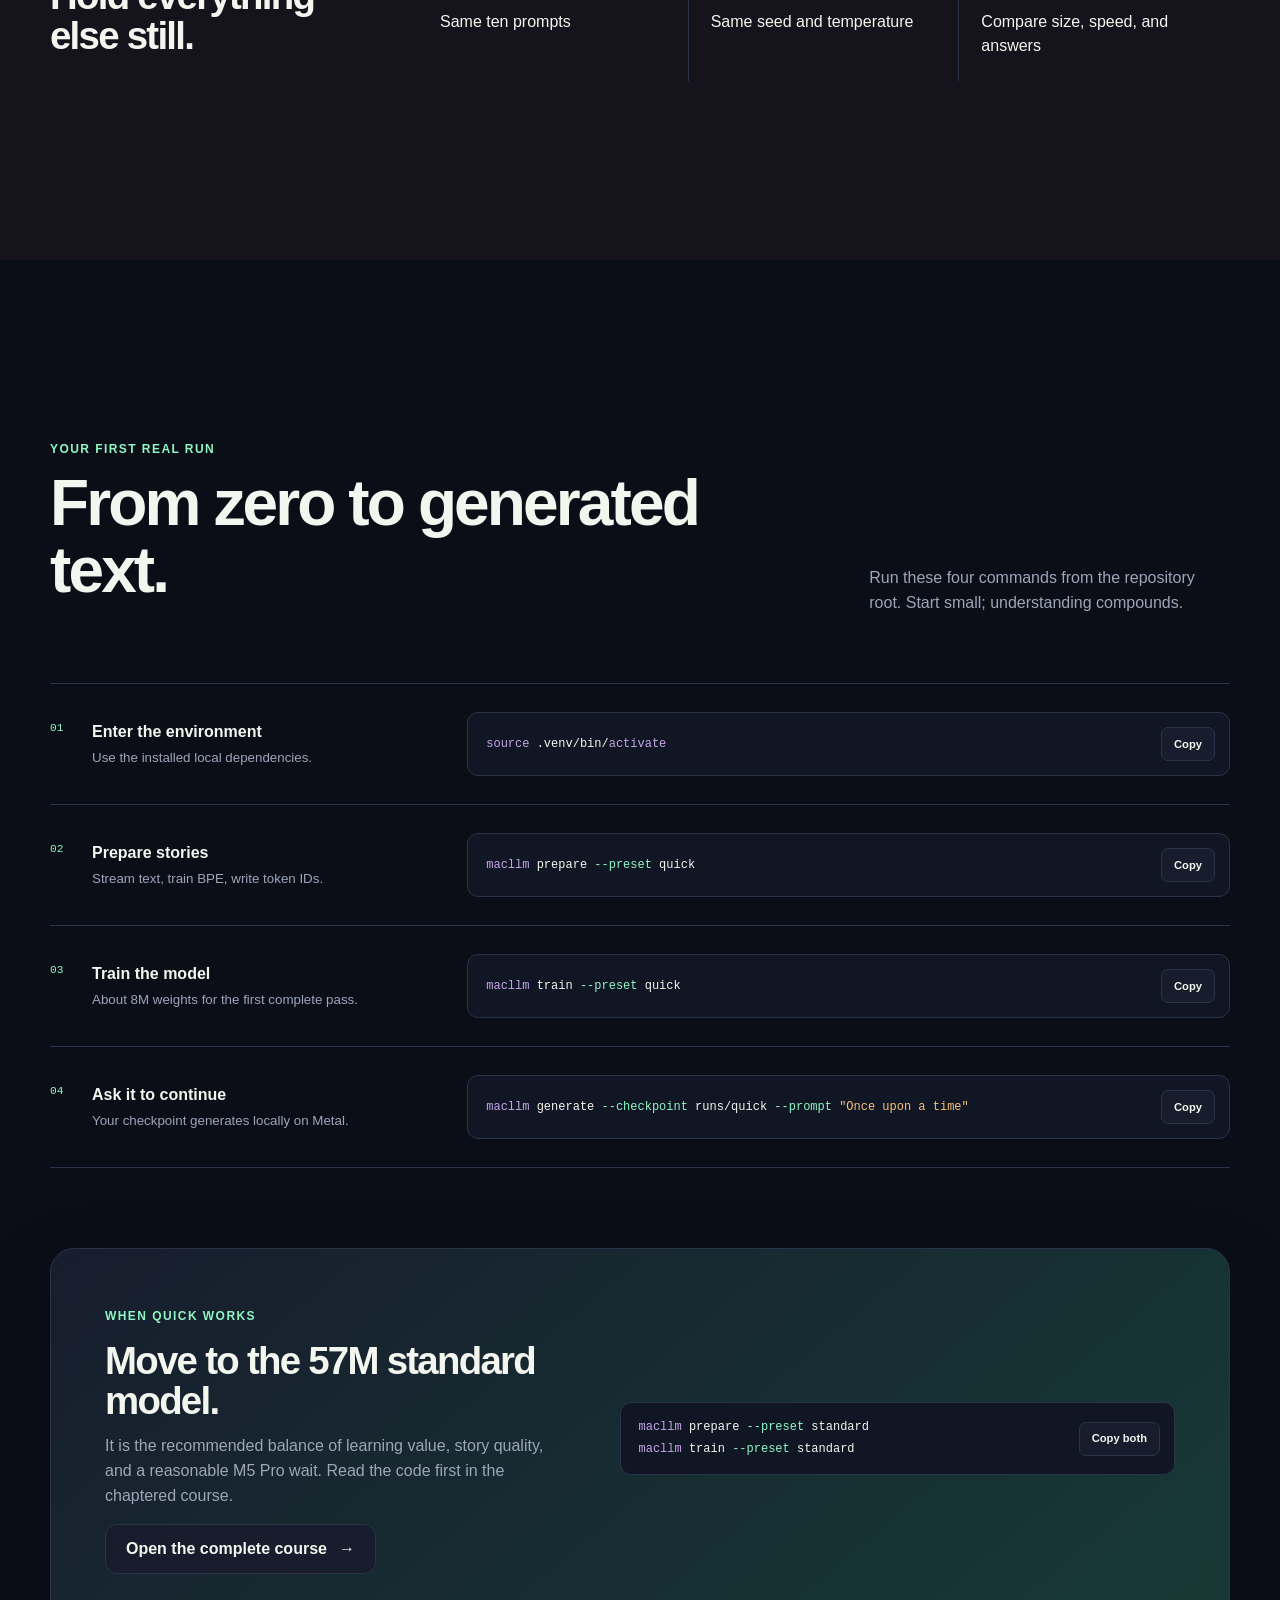
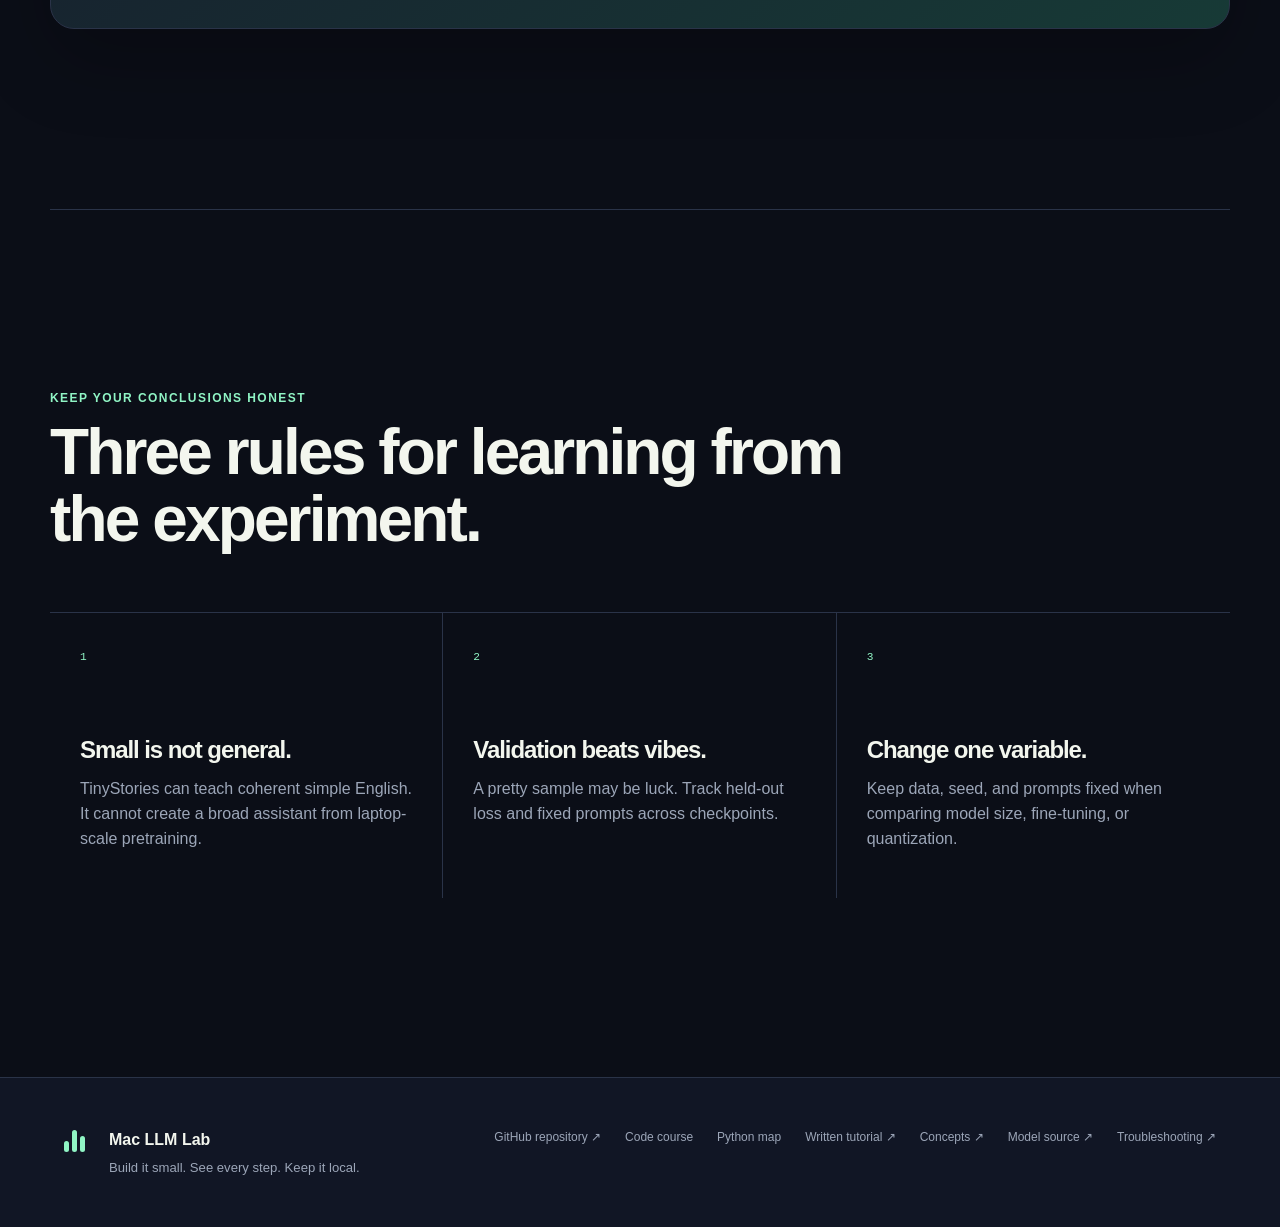
<file: site/index.html>
<!doctype html>
<html lang="en">
  <head>
    <meta charset="utf-8" />
    <meta name="viewport" content="width=device-width, initial-scale=1" />
    <meta
      name="description"
      content="A visual, practical course for building, fine-tuning, and quantizing language models on an Apple-silicon Mac."
    />
    <meta name="theme-color" content="#0b0e17" />
    <title>Mac LLM Lab — learn by building</title>
    <link rel="icon" href="favicon.svg" type="image/svg+xml" />
    <link rel="stylesheet" href="styles.css" />
    <script src="highlight.js" defer></script>
    <script src="app.js" defer></script>
  </head>
  <body>
    <a class="skip-link" href="#main">Skip to the course</a>

    <header class="site-header">
      <a class="brand" href="#top" aria-label="Mac LLM Lab home">
        <span class="brand-mark" aria-hidden="true"><i></i><i></i><i></i></span>
        <span>Mac LLM Lab</span>
      </a>
      <nav aria-label="Course navigation">
        <a href="#vocabulary">Start</a>
        <a href="#path">Course</a>
        <a href="#toolkit">Tools</a>
        <a href="#run-it">Run it</a>
      </nav>
      <div class="header-actions">
        <a class="github-link" href="https://github.com/alex-alecu/llm-tutorial" target="_blank" rel="noreferrer" aria-label="View project on GitHub">
          <svg viewBox="0 0 16 16" aria-hidden="true">
            <path fill="currentColor" d="M8 0C3.58 0 0 3.64 0 8.13c0 3.59 2.29 6.64 5.47 7.71.4.08.55-.18.55-.39 0-.19-.01-.83-.01-1.51-2.01.38-2.53-.5-2.69-.96-.09-.23-.48-.96-.82-1.15-.28-.15-.68-.53-.01-.54.63-.01 1.08.59 1.23.83.72 1.23 1.87.88 2.33.67.07-.53.28-.88.51-1.08-1.78-.21-3.64-.91-3.64-4.02 0-.89.31-1.62.82-2.19-.08-.21-.36-1.04.08-2.16 0 0 .67-.22 2.2.84A7.5 7.5 0 0 1 8 3.91c.68 0 1.36.09 2 .27 1.53-1.06 2.2-.84 2.2-.84.44 1.12.16 1.95.08 2.16.51.57.82 1.3.82 2.19 0 3.12-1.87 3.81-3.65 4.02.29.25.54.74.54 1.5 0 1.08-.01 1.95-.01 2.22 0 .22.15.47.55.39A8.16 8.16 0 0 0 16 8.13C16 3.64 12.42 0 8 0Z"/>
          </svg>
        </a>
        <button class="theme-button" id="theme-button" type="button" aria-label="Switch color theme">
          <span class="theme-icon" aria-hidden="true">◐</span>
        </button>
      </div>
    </header>

    <main id="main">
      <section class="hero section-shell" id="top">
        <div class="eyebrow"><span class="live-dot"></span> designed for your M5 Pro · 48 GB</div>
        <div class="hero-grid">
          <div class="hero-copy">
            <h1>Don’t just <em>use</em> an LLM.<br />Watch one learn.</h1>
            <p class="hero-lede">
              Start with no AI background. Build a small language model, watch it learn, then run
              it on one Mac.
            </p>
            <div class="hero-actions">
              <a class="button button-primary" href="#vocabulary">Start with one idea</a>
              <a class="button button-quiet" href="#path">See every step <span>↓</span></a>
            </div>
          </div>

          <div class="hero-visual" aria-label="Tokens flowing through a small transformer">
            <div class="token-river" aria-hidden="true">
              <span style="--i: 0">Once</span>
              <span style="--i: 1">upon</span>
              <span style="--i: 2">a</span>
              <span style="--i: 3">time</span>
              <span style="--i: 4" class="token-prediction">?</span>
            </div>
            <div class="model-core">
              <span class="core-orbit orbit-one"></span>
              <span class="core-orbit orbit-two"></span>
              <div class="core-label">
                <strong>57M</strong>
                <span>learnable weights</span>
              </div>
            </div>
            <div class="prediction-stack" aria-hidden="true">
              <div><span>the</span><i style="--p: 72%"></i><b>72%</b></div>
              <div><span>there</span><i style="--p: 18%"></i><b>18%</b></div>
              <div><span>tiny</span><i style="--p: 10%"></i><b>10%</b></div>
            </div>
          </div>
        </div>

        <div class="fact-strip" aria-label="Course facts">
          <div><strong>8</strong><span>chapters in order</span></div>
          <div><strong>100%</strong><span>local computation</span></div>
          <div><strong>MLX</strong><span>native Apple silicon</span></div>
          <div><strong>0 → 1</strong><span>random weights to stories</span></div>
        </div>
      </section>

      <section class="vocabulary-section section-shell reveal" id="vocabulary" aria-labelledby="vocabulary-title">
        <div class="section-heading split-heading">
          <div>
            <p class="section-kicker">First, one idea</p>
            <h2 id="vocabulary-title">An LLM guesses what comes next.</h2>
          </div>
          <p>
            Give it text. It guesses the next piece. During training, each wrong guess changes
            millions of stored numbers a little.
          </p>
        </div>

        <div class="learning-loop" aria-label="Text moving through a language model">
          <div class="loop-node"><span>1</span><strong>Text</strong><small>“A tiny robot”</small></div>
          <i class="flow-line" aria-hidden="true"><b></b></i>
          <div class="loop-node"><span>2</span><strong>Pieces</strong><small>tokens: 41, 92, 8</small></div>
          <i class="flow-line" aria-hidden="true"><b></b></i>
          <div class="loop-node neuron-node"><span>3</span><strong>Model</strong><small>weights shape the guess</small><em aria-hidden="true"><i></i><i></i><i></i><i></i><i></i></em></div>
          <i class="flow-line" aria-hidden="true"><b></b></i>
          <div class="loop-node"><span>4</span><strong>Next piece</strong><small>“learned”</small></div>
        </div>

        <div class="plain-terms">
          <article><strong>Token</strong><p>A small piece of text stored as a number.</p></article>
          <article><strong>Weight</strong><p>One learned number. Together, weights store patterns.</p></article>
          <article><strong>Training</strong><p>Make a guess, score it, then adjust the weights.</p></article>
        </div>

        <details class="glossary">
          <summary>Meet the technical words when you are ready</summary>
          <dl class="vocabulary-grid">
            <div class="vocabulary-card"><dt>Tensor</dt><dd>A grid of numbers used by the model.</dd></div>
            <div class="vocabulary-card"><dt>Parameter</dt><dd>The technical name for a learned weight.</dd></div>
            <div class="vocabulary-card"><dt>Logit</dt><dd>A score for one possible next token.</dd></div>
            <div class="vocabulary-card"><dt>Loss</dt><dd>One number that says how wrong a prediction was.</dd></div>
            <div class="vocabulary-card"><dt>Gradient</dt><dd>A hint for how each weight should change.</dd></div>
            <div class="vocabulary-card"><dt>Optimizer</dt><dd>The rule that applies those changes.</dd></div>
            <div class="vocabulary-card"><dt>Checkpoint</dt><dd>A saved model you can run later.</dd></div>
            <div class="vocabulary-card"><dt>Inference</dt><dd>Using the model without changing its weights.</dd></div>
          </dl>
        </details>

        <div class="course-start">
          <p><strong>That is enough to begin.</strong> Each chapter introduces new terms only when you need them.</p>
          <a class="button button-primary" href="chapters/00-start.html">Set up the project <span>→</span></a>
        </div>
      </section>

      <section class="path-section section-shell reveal" id="path">
        <div class="section-heading narrow-heading">
          <p class="section-kicker">The course, in order</p>
          <h2>One step prepares the next.</h2>
          <p>Follow the numbers. Every chapter ends with something that the next chapter uses.</p>
        </div>
        <ol class="chapter-path">
          <li><a href="chapters/00-start.html"><span>00</span><strong>Set up</strong><small>Install and check the Mac.</small></a></li>
          <li><a href="chapters/01-data.html"><span>01</span><strong>Prepare text</strong><small>Turn stories into token IDs.</small></a></li>
          <li><a href="chapters/02-model.html"><span>02</span><strong>Neurons → transformer</strong><small>Start with one neuron, then build the model.</small></a></li>
          <li><a href="chapters/03-training.html"><span>03</span><strong>Backprop + train</strong><small>Trace gradients, improve guesses, save weights.</small></a></li>
          <li><a href="chapters/04-finetune.html"><span>04</span><strong>Fine-tune</strong><small>Teach a narrower behavior.</small></a></li>
          <li><a href="chapters/05-quantize.html"><span>05</span><strong>Compress</strong><small>Store weights with fewer bits.</small></a></li>
          <li><a href="chapters/06-generate.html"><span>06</span><strong>Generate</strong><small>Predict tokens in a loop.</small></a></li>
          <li><a href="chapters/07-code-map.html"><span>07</span><strong>Trace the code</strong><small>Connect commands to Python.</small></a></li>
        </ol>
      </section>

      <section class="toolkit-section section-shell reveal" id="toolkit" aria-labelledby="toolkit-title">
        <div class="section-heading split-heading">
          <div><p class="section-kicker">What the project uses</p><h2 id="toolkit-title">A small toolkit. One job each.</h2></div>
          <p><code>macllm</code> connects these libraries. You run one command; each library handles its part.</p>
        </div>
        <div class="toolkit-grid">
          <article class="tool-card tool-local"><span>Our code</span><h3>macllm</h3><p>The local Python package and command. It prepares data, trains, saves, tunes, compresses, and generates.</p><a href="chapters/07-code-map.html">See every command →</a></article>
          <article class="tool-card"><span>Compute</span><h3>MLX</h3><p>Apple’s array and neural-network library. It runs model math on Apple silicon.</p><a href="https://ml-explore.github.io/mlx/" target="_blank" rel="noreferrer">MLX docs ↗</a></article>
          <article class="tool-card"><span>Ready models</span><h3>MLX-LM</h3><p>Tools for running, tuning, and converting larger language models with MLX.</p><a href="https://github.com/ml-explore/mlx-lm" target="_blank" rel="noreferrer">MLX-LM docs ↗</a></article>
          <article class="tool-card"><span>Text pieces</span><h3>Tokenizers</h3><p>Builds the vocabulary and changes text into token IDs and back.</p><a href="https://huggingface.co/docs/tokenizers/" target="_blank" rel="noreferrer">Tokenizers docs ↗</a></article>
          <article class="tool-card"><span>Data</span><h3>Datasets</h3><p>Streams TinyStories without first loading the full dataset into memory.</p><a href="https://huggingface.co/docs/datasets/" target="_blank" rel="noreferrer">Datasets docs ↗</a></article>
          <article class="tool-card"><span>Downloads</span><h3>Hugging Face Hub</h3><p>Downloads public model and dataset files and keeps a local cache.</p><a href="https://huggingface.co/docs/huggingface_hub/" target="_blank" rel="noreferrer">Hub docs ↗</a></article>
          <article class="tool-card"><span>Files</span><h3>NumPy</h3><p>Reads and writes long token-ID arrays efficiently.</p><a href="https://numpy.org/doc/stable/" target="_blank" rel="noreferrer">NumPy docs ↗</a></article>
        </div>
        <p class="tool-footnote"><strong>Developer tools:</strong> pytest checks behavior; Ruff checks Python style. Both install with <code>.[dev]</code>.</p>
      </section>

      <section class="preset-section section-shell" aria-labelledby="preset-title">
        <div class="section-heading split-heading">
          <div>
            <p class="section-kicker">Choose your experiment</p>
            <h2 id="preset-title">The best model is the one you’ll finish.</h2>
          </div>
          <p>
            Memory is not the main limit on this Mac — waiting is. Pick a preset to see exactly
            what changes.
          </p>
        </div>

        <div class="preset-lab">
          <div class="segmented-control" role="group" aria-label="Model preset">
            <button type="button" data-preset="quick">Quick</button>
            <button class="is-selected" type="button" data-preset="standard">Standard</button>
            <button type="button" data-preset="overnight">Overnight</button>
          </div>

          <div class="preset-stage">
            <div class="preset-model" aria-hidden="true">
              <div class="layer-stack" id="layer-stack"></div>
              <div class="stack-caption"><span id="stack-layers">12</span> transformer layers</div>
            </div>
            <div class="preset-readout" aria-live="polite">
              <p class="preset-name" id="preset-name">Standard · recommended</p>
              <div class="big-number"><span id="preset-params">56.9</span><small>M parameters</small></div>
              <p id="preset-purpose">The practical center: coherent tiny stories and a real afternoon training run.</p>
              <dl class="preset-metrics">
                <div><dt>Tokens seen</dt><dd id="preset-tokens">82M</dd></div>
                <div><dt>Context</dt><dd id="preset-context">512</dd></div>
                <div><dt>Planning time</dt><dd id="preset-time">3–8 h</dd></div>
              </dl>
              <div class="time-track" aria-label="Relative training time">
                <span id="time-fill"></span>
              </div>
              <p class="fine-print">Planning range, not a benchmark. Your first report measures actual tokens/second.</p>
            </div>
          </div>
        </div>
      </section>

      <section class="act-section pretrain-section" id="pretrain">
        <div class="section-shell">
          <div class="act-heading">
            <span class="giant-number" aria-hidden="true">01</span>
            <div>
              <p class="section-kicker">Pretrain from scratch</p>
              <h2>Language becomes a prediction game.</h2>
              <p>
                The model never receives a grammar book. It sees a piece of text, predicts the next
                piece, measures how wrong it was, and adjusts millions of weights — over and over.
              </p>
            </div>
          </div>

          <article class="lab token-lab" aria-labelledby="token-lab-title">
            <div class="lab-copy">
              <span class="lab-label">Interactive lab · 01</span>
              <h3 id="token-lab-title">One sentence becomes many lessons.</h3>
              <p>
                Type a short sentence. The preview cuts it into token-shaped pieces, then shifts the
                target one place left. Every column is one supervised prediction.
              </p>
              <label for="token-input">Try your own sentence</label>
              <input id="token-input" type="text" value="Once upon a little time" maxlength="72" />
              <p class="fine-print">Concept preview. The real BPE vocabulary is trained by <code>macllm prepare</code>.</p>
            </div>
            <div class="lab-stage token-stage">
              <div class="shift-labels" aria-hidden="true"><span>input</span><span>target</span></div>
              <div class="token-grid" id="token-grid" aria-live="polite"></div>
              <div class="lesson-count"><strong id="lesson-count">4</strong> predictions in one forward pass</div>
            </div>
          </article>

          <article class="lab attention-lab" aria-labelledby="attention-lab-title">
            <div class="lab-copy">
              <span class="lab-label">Interactive lab · 02</span>
              <h3 id="attention-lab-title">The causal mask prevents cheating.</h3>
              <p>
                Select the token currently “thinking.” It may gather information from itself and
                everything before it, but never from the answer hiding in the future.
              </p>
              <label for="query-position">Current token: <strong id="query-token">little</strong></label>
              <input id="query-position" type="range" min="0" max="4" value="3" />
              <div class="mask-legend"><span><i class="visible-key"></i> visible</span><span><i></i> hidden</span></div>
            </div>
            <div class="lab-stage attention-stage">
              <div class="attention-matrix" id="attention-matrix" role="img" aria-label="Causal attention visibility matrix"></div>
              <p id="attention-detail" class="attention-detail" aria-live="polite"></p>
            </div>
          </article>

          <article class="architecture" aria-labelledby="architecture-title">
            <div class="architecture-copy">
              <span class="lab-label">Inside one transformer block</span>
              <h3 id="architecture-title">Communicate. Compute. Remember.</h3>
              <p id="architecture-detail">
                Attention lets tokens exchange context. Select a stage to follow one update through
                the residual stream.
              </p>
              <div class="architecture-controls" role="group" aria-label="Transformer stage">
                <button class="is-selected" type="button" data-architecture="attention">1 · Communicate</button>
                <button type="button" data-architecture="ffn">2 · Compute</button>
                <button type="button" data-architecture="residual">3 · Remember</button>
              </div>
            </div>
            <div class="block-diagram" id="block-diagram" aria-label="Interactive transformer block diagram">
              <div class="residual-rail"><span>residual stream</span></div>
              <div class="block-node node-norm-one">RMSNorm</div>
              <div class="block-node node-attention is-active">Grouped-query<br />attention</div>
              <div class="merge-node merge-one">+</div>
              <div class="block-node node-norm-two">RMSNorm</div>
              <div class="block-node node-ffn">SwiGLU<br />feed-forward</div>
              <div class="merge-node merge-two">+</div>
              <div class="flow-line line-one"></div>
              <div class="flow-line line-two"></div>
            </div>
          </article>

          <article class="lab loss-lab" aria-labelledby="loss-title">
            <div class="lab-copy">
              <span class="lab-label">Interactive lab · 03</span>
              <h3 id="loss-title">Loss tells a story — if you read both lines.</h3>
              <p>Switch between common training shapes. The validation line is your closed-book quiz.</p>
              <div class="loss-controls" role="group" aria-label="Loss curve scenario">
                <button class="is-selected" type="button" data-loss="healthy">Healthy</button>
                <button type="button" data-loss="overfit">Overfitting</button>
                <button type="button" data-loss="underfit">Underfitting</button>
              </div>
              <p class="diagnosis" id="loss-diagnosis" aria-live="polite">
                Both lines fall and remain close: useful patterns transfer to unseen stories.
              </p>
            </div>
            <div class="lab-stage chart-stage">
              <svg id="loss-chart" viewBox="0 0 720 340" role="img" aria-labelledby="loss-chart-title loss-chart-desc">
                <title id="loss-chart-title">Training and validation loss</title>
                <desc id="loss-chart-desc">A line chart showing healthy training where both losses decrease.</desc>
                <g class="chart-grid"></g>
                <text class="axis-title" x="28" y="28">loss</text>
                <text class="axis-title" x="650" y="326">steps</text>
                <path class="loss-line train-line" id="train-line"></path>
                <path class="loss-line valid-line" id="valid-line"></path>
                <circle class="line-end train-end" id="train-end" r="5"></circle>
                <circle class="line-end valid-end" id="valid-end" r="5"></circle>
                <text class="line-label train-label" id="train-label">train</text>
                <text class="line-label valid-label" id="valid-label">validation</text>
              </svg>
            </div>
          </article>
        </div>
      </section>

      <section class="act-section finetune-section" id="finetune">
        <div class="section-shell">
          <div class="act-heading">
            <span class="giant-number" aria-hidden="true">02</span>
            <div>
              <p class="section-kicker">Fine-tune two ways</p>
              <h2>Same objective. Different amount of change.</h2>
              <p>
                Fine-tuning is still next-token prediction. What changes is the dataset — and how
                many weights you allow the optimizer to touch.
              </p>
            </div>
          </div>

          <div class="tune-comparison">
            <article class="tune-path full-path">
              <div class="path-heading">
                <div><span>Our model</span><strong>Full fine-tune</strong></div>
                <span class="path-badge">57M trainable</span>
              </div>
              <div class="weight-field all-trainable" id="full-weight-field" aria-label="All model weights are trainable"></div>
              <p>Small enough to update every weight. Simple, direct, and able to reshape the whole model.</p>
              <dl>
                <div><dt>Base</dt><dd>Your story model</dd></div>
                <div><dt>Memory</dt><dd>Comfortable</dd></div>
                <div><dt>Risk</dt><dd>Forgetting old behavior</dd></div>
              </dl>
            </article>

            <div class="comparison-word" aria-hidden="true">vs</div>

            <article class="tune-path lora-path">
              <div class="path-heading">
                <div><span>Qwen3-4B</span><strong>QLoRA</strong></div>
                <span class="path-badge">tiny adapters</span>
              </div>
              <div class="weight-field mostly-frozen" id="lora-weight-field" aria-label="Frozen base weights with a few trainable adapters"></div>
              <p>A 4-bit base stays frozen while compact A and B matrices learn the new behavior.</p>
              <dl>
                <div><dt>Base</dt><dd>Capable open model</dd></div>
                <div><dt>Memory</dt><dd>Fits 48 GB easily</dd></div>
                <div><dt>Result</dt><dd>Small adapter files</dd></div>
              </dl>
            </article>
          </div>

          <div class="mask-explainer">
            <div>
              <span class="lab-label">Prompt masking</span>
              <h3>Teach the answer, not the question.</h3>
              <p>The prompt provides context. Only completion tokens contribute to the fine-tuning loss.</p>
            </div>
            <div class="mask-tokens" aria-label="Prompt tokens masked and completion tokens trained">
              <span class="masked">Write</span><span class="masked">a</span><span class="masked">story</span><span class="masked">:</span>
              <span class="trained">Pip</span><span class="trained">planted</span><span class="trained">a</span><span class="trained">seed</span>
              <div class="mask-brace prompt-brace">context · no loss</div>
              <div class="mask-brace answer-brace">answer · learn here</div>
            </div>
          </div>
        </div>
      </section>

      <section class="act-section quantize-section" id="quantize">
        <div class="section-shell">
          <div class="act-heading">
            <span class="giant-number" aria-hidden="true">03</span>
            <div>
              <p class="section-kicker">Quantize the result</p>
              <h2>Fewer bits. Smaller model. Measured trade-off.</h2>
              <p>
                Quantization replaces precise floating-point weights with a small set of levels.
                The model becomes lighter, but each weight is now an approximation.
              </p>
            </div>
          </div>

          <article class="quant-lab" aria-labelledby="quant-title">
            <div class="quant-controls">
              <span class="lab-label">Interactive lab · 04</span>
              <h3 id="quant-title">Turn the precision dial.</h3>
              <p>
                Choose a bit width for the 56.9M-parameter model. The estimate includes a small
                allowance for group scales and metadata.
              </p>
              <div class="bit-buttons" role="group" aria-label="Quantization bit width">
                <button type="button" data-bits="8">8-bit</button>
                <button type="button" data-bits="6">6-bit</button>
                <button class="is-selected" type="button" data-bits="4">4-bit</button>
                <button type="button" data-bits="3">3-bit</button>
              </div>
              <p class="quant-caution" id="quant-caution">The practical default: strong compression with usually modest quality change.</p>
            </div>

            <div class="quant-stage">
              <div class="size-comparison">
                <div class="size-column original-size">
                  <span class="size-label">training checkpoint</span>
                  <div class="size-vessel"><span></span></div>
                  <strong>217</strong><small>MiB · FP32 estimate</small>
                </div>
                <div class="compression-arrow" aria-hidden="true"><span>→</span><small id="compression-ratio">6.7× smaller</small></div>
                <div class="size-column quantized-size">
                  <span class="size-label" id="quant-label">4-bit MLX</span>
                  <div class="size-vessel"><span id="quant-vessel"></span></div>
                  <strong id="quant-size">32</strong><small>MiB · estimated</small>
                </div>
              </div>
              <div class="levels-visual" id="levels-visual" aria-label="Available integer levels at selected bit width"></div>
              <p><strong id="level-count">16</strong> possible weight levels instead of billions of floating-point values.</p>
            </div>
          </article>

          <div class="fair-test">
            <div>
              <p class="section-kicker">The fair test</p>
              <h3>Hold everything else still.</h3>
            </div>
            <ol>
              <li><span>01</span>Same ten prompts</li>
              <li><span>02</span>Same seed and temperature</li>
              <li><span>03</span>Compare size, speed, and answers</li>
            </ol>
          </div>
        </div>
      </section>

      <section class="run-section section-shell" id="run-it">
        <div class="section-heading split-heading">
          <div>
            <p class="section-kicker">Your first real run</p>
            <h2>From zero to generated text.</h2>
          </div>
          <p>Run these four commands from the repository root. Start small; understanding compounds.</p>
        </div>

        <ol class="run-steps">
          <li>
            <div class="step-meta"><span>01</span><strong>Enter the environment</strong><small>Use the installed local dependencies.</small></div>
            <div class="command-block"><code>source .venv/bin/activate</code><button type="button" data-copy="source .venv/bin/activate">Copy</button></div>
          </li>
          <li>
            <div class="step-meta"><span>02</span><strong>Prepare stories</strong><small>Stream text, train BPE, write token IDs.</small></div>
            <div class="command-block"><code>macllm prepare --preset quick</code><button type="button" data-copy="macllm prepare --preset quick">Copy</button></div>
          </li>
          <li>
            <div class="step-meta"><span>03</span><strong>Train the model</strong><small>About 8M weights for the first complete pass.</small></div>
            <div class="command-block"><code>macllm train --preset quick</code><button type="button" data-copy="macllm train --preset quick">Copy</button></div>
          </li>
          <li>
            <div class="step-meta"><span>04</span><strong>Ask it to continue</strong><small>Your checkpoint generates locally on Metal.</small></div>
            <div class="command-block"><code>macllm generate --checkpoint runs/quick --prompt "Once upon a time"</code><button type="button" data-copy='macllm generate --checkpoint runs/quick --prompt "Once upon a time"'>Copy</button></div>
          </li>
        </ol>

        <div class="next-journey">
          <div>
            <span class="eyebrow">When quick works</span>
            <h3>Move to the 57M standard model.</h3>
            <p>It is the recommended balance of learning value, story quality, and a reasonable M5 Pro wait. Read the code first in the chaptered course.</p>
            <a class="button button-quiet" href="chapters/00-start.html">Open the complete course <span>→</span></a>
          </div>
          <div class="next-command">
            <code>macllm prepare --preset standard<br />macllm train --preset standard</code>
            <button type="button" data-copy="macllm prepare --preset standard&#10;macllm train --preset standard">Copy both</button>
          </div>
        </div>
      </section>

      <section class="principles section-shell" aria-labelledby="principles-title">
        <div class="section-heading narrow-heading">
          <p class="section-kicker">Keep your conclusions honest</p>
          <h2 id="principles-title">Three rules for learning from the experiment.</h2>
        </div>
        <div class="principle-grid">
          <article><span>1</span><h3>Small is not general.</h3><p>TinyStories can teach coherent simple English. It cannot create a broad assistant from laptop-scale pretraining.</p></article>
          <article><span>2</span><h3>Validation beats vibes.</h3><p>A pretty sample may be luck. Track held-out loss and fixed prompts across checkpoints.</p></article>
          <article><span>3</span><h3>Change one variable.</h3><p>Keep data, seed, and prompts fixed when comparing model size, fine-tuning, or quantization.</p></article>
        </div>
      </section>
    </main>

    <footer>
      <div class="footer-mark" aria-hidden="true"><span></span><span></span><span></span></div>
      <div>
        <strong>Mac LLM Lab</strong>
        <p>Build it small. See every step. Keep it local.</p>
      </div>
      <nav aria-label="Project resources">
        <a href="https://github.com/alex-alecu/llm-tutorial" target="_blank" rel="noreferrer">GitHub repository ↗</a>
        <a href="chapters/00-start.html">Code course</a>
        <a href="chapters/07-code-map.html">Python map</a>
        <a href="https://github.com/alex-alecu/llm-tutorial#readme">Written tutorial ↗</a>
        <a href="https://github.com/alex-alecu/llm-tutorial/blob/main/docs/concepts.md">Concepts ↗</a>
        <a href="https://github.com/alex-alecu/llm-tutorial/blob/main/src/macllm/model.py">Model source ↗</a>
        <a href="https://github.com/alex-alecu/llm-tutorial/blob/main/docs/troubleshooting.md">Troubleshooting ↗</a>
      </nav>
    </footer>
  </body>
</html>
</file>
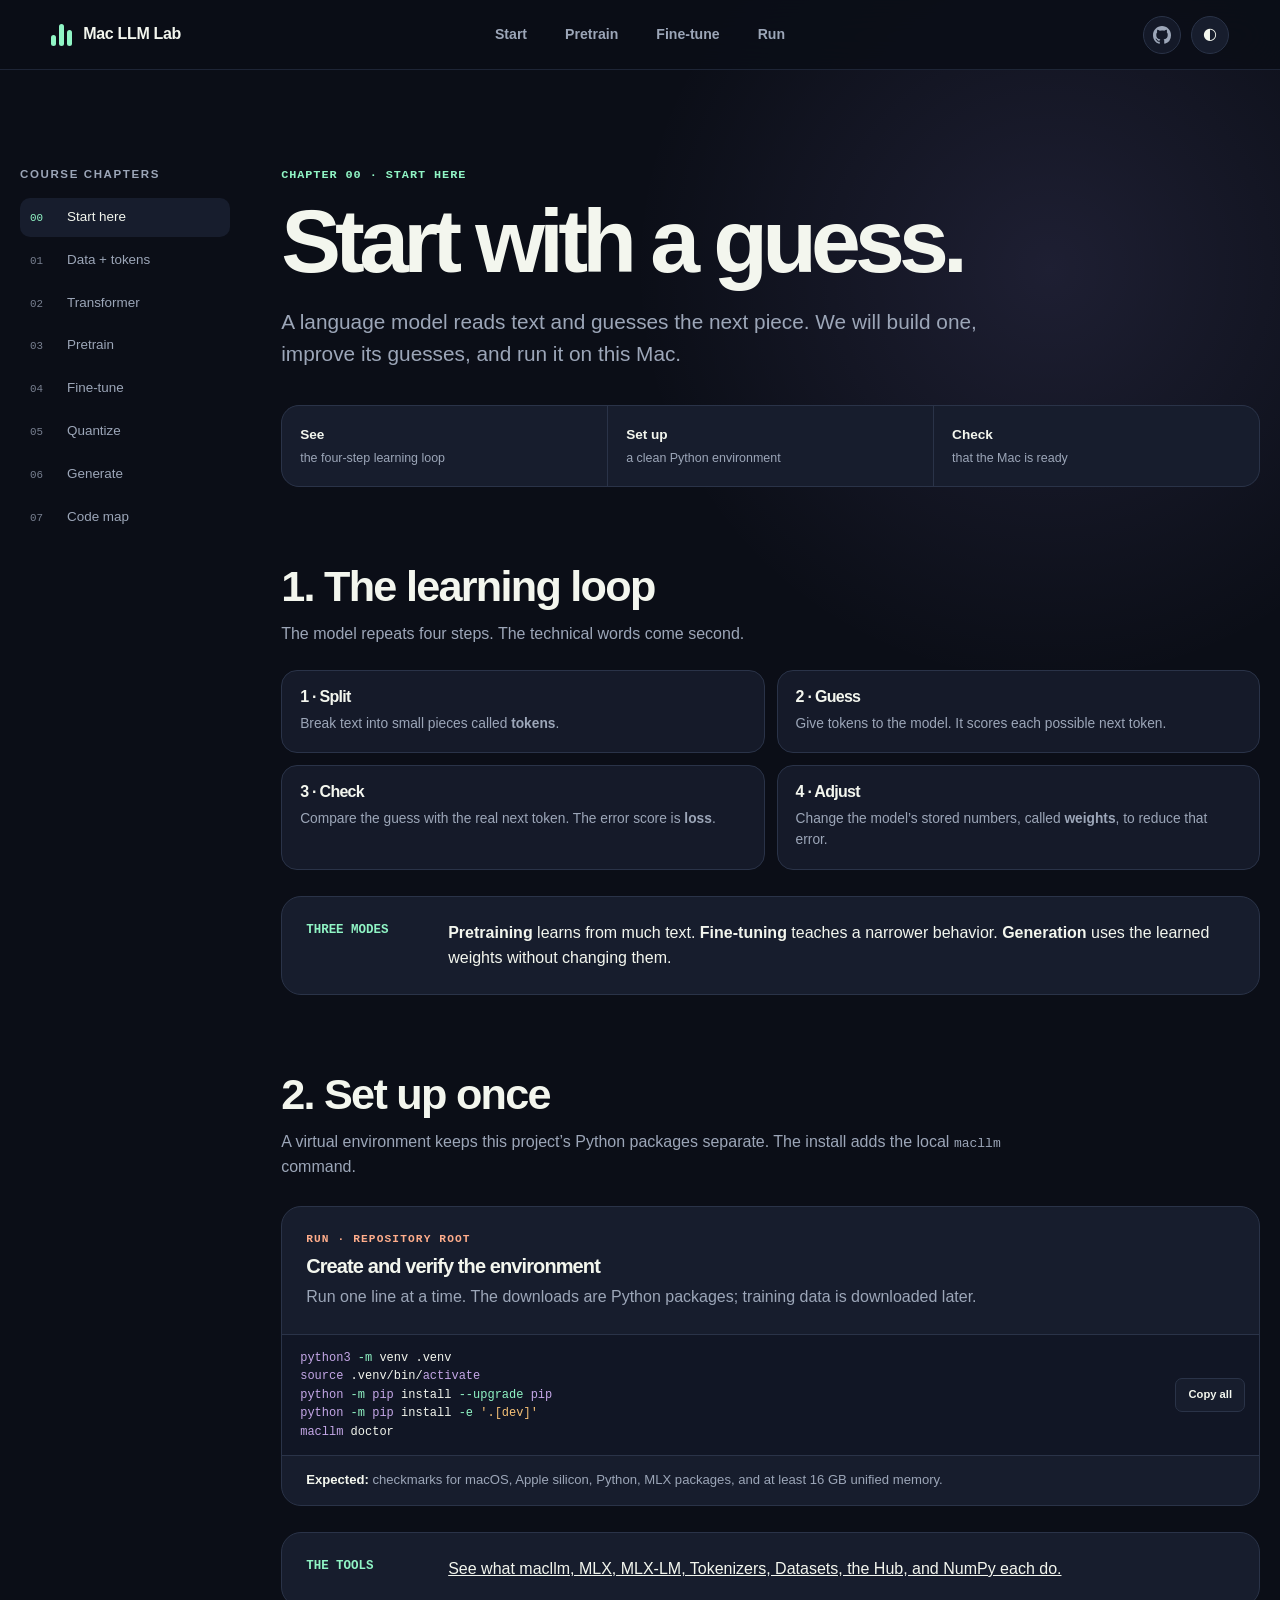
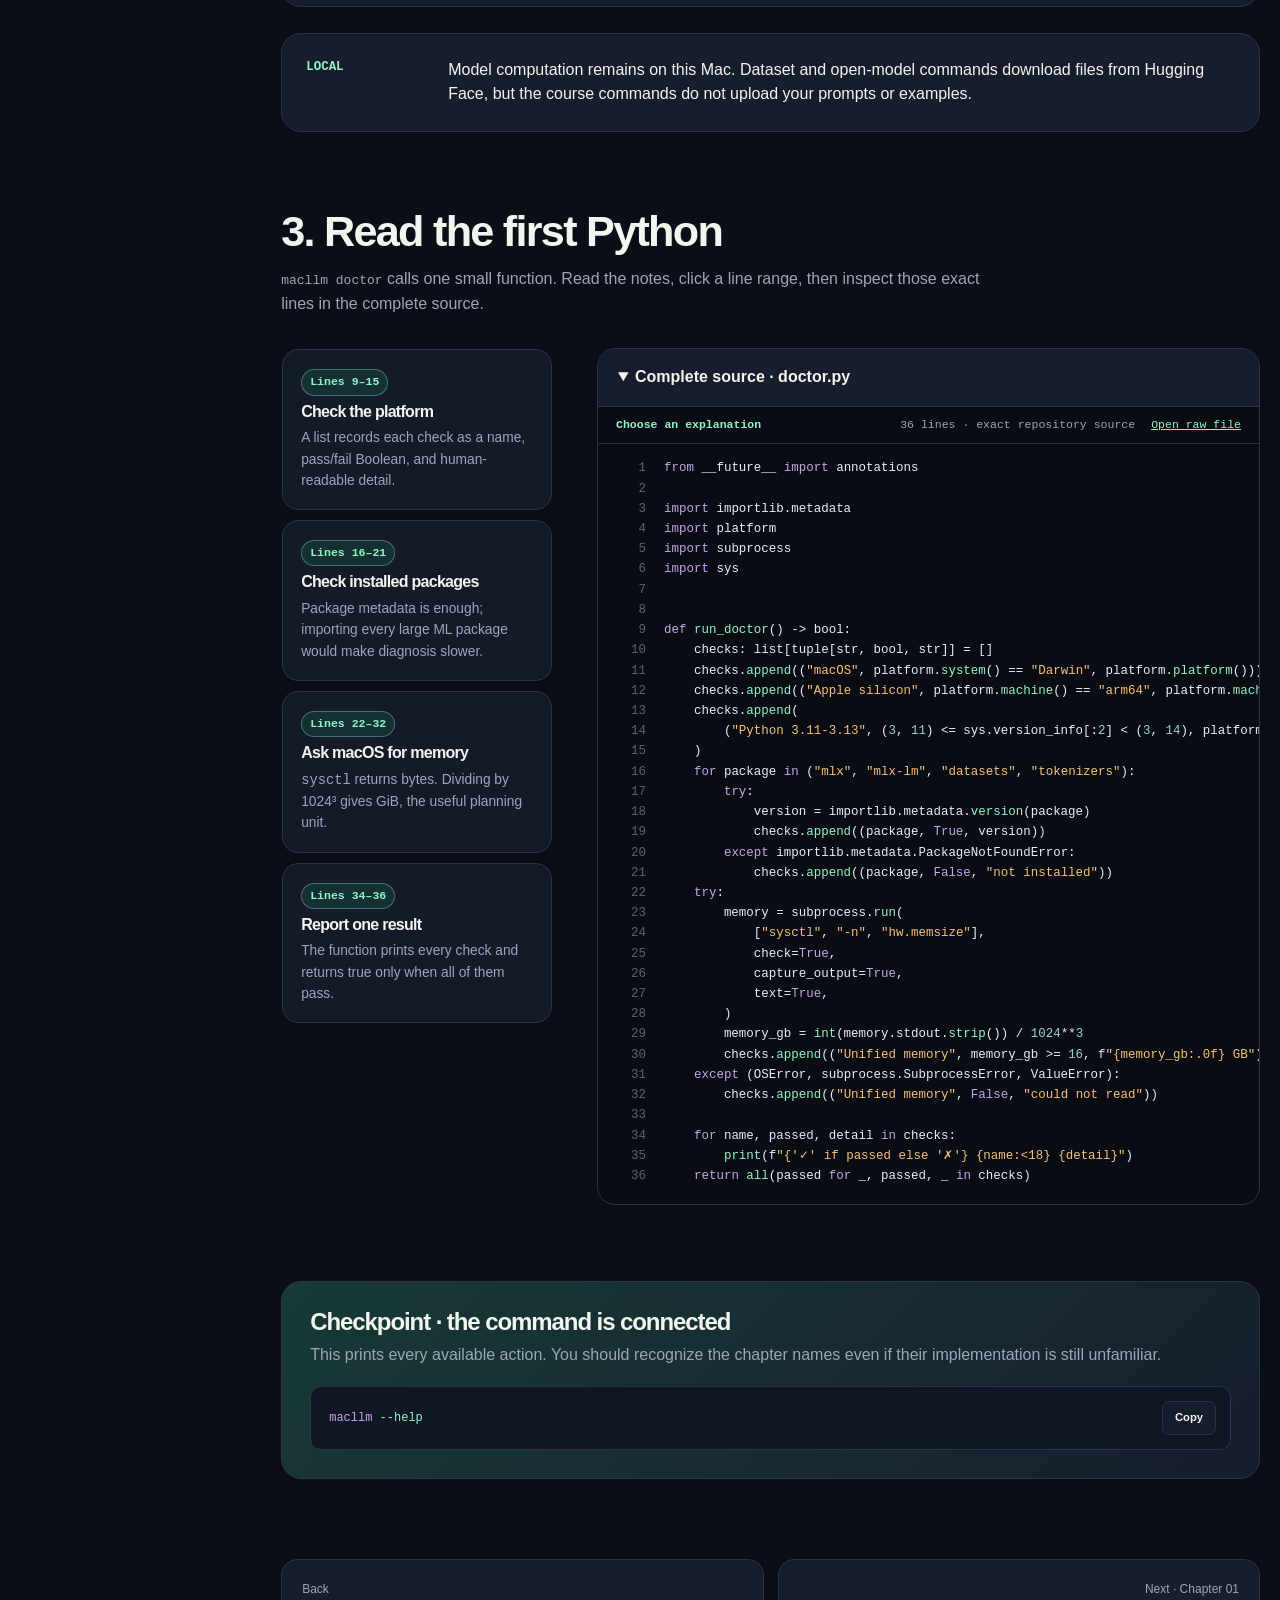
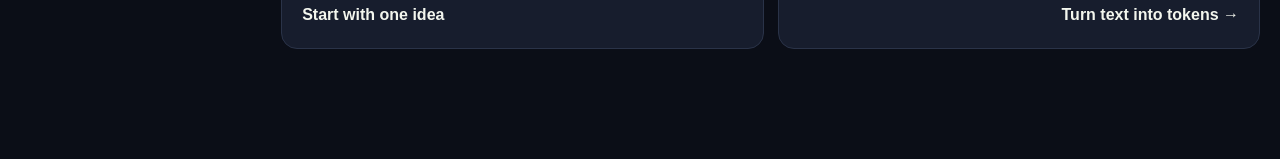
<file: site/chapters/00-start.html>
<!doctype html>
<html lang="en">
  <head>
    <meta charset="utf-8" />
    <meta name="viewport" content="width=device-width, initial-scale=1" />
    <meta name="description" content="Set up Mac LLM Lab and learn the vocabulary used throughout the course." />
    <title>Start here · Mac LLM Lab</title>
    <link rel="icon" href="../favicon.svg" type="image/svg+xml" />
    <link rel="stylesheet" href="../styles.css" />
    <script src="../highlight.js" defer></script>
    <script src="../course.js" defer></script>
  </head>
  <body class="course-body">
    <div class="reading-progress" id="reading-progress" aria-hidden="true"></div>
    <a class="skip-link" href="#lesson">Skip to the lesson</a>
    <header class="site-header chapter-header">
      <a class="brand" href="../index.html"><span class="brand-mark" aria-hidden="true"><i></i><i></i><i></i></span><span>Mac LLM Lab</span></a>
      <nav aria-label="Course navigation"><a href="../index.html#vocabulary">Start</a><a href="01-data.html">Pretrain</a><a href="04-finetune.html">Fine-tune</a><a href="06-generate.html">Run</a></nav>
      <button class="theme-button" id="theme-button" type="button" aria-label="Switch color theme"><span aria-hidden="true">◐</span></button>
    </header>

    <div class="chapter-layout">
      <nav class="chapter-nav" aria-label="Chapters">
        <p>Course chapters</p>
        <ol>
          <li><a aria-current="page" href="00-start.html"><span>00</span>Start here</a></li>
          <li><a href="01-data.html"><span>01</span>Data + tokens</a></li>
          <li><a href="02-model.html"><span>02</span>Transformer</a></li>
          <li><a href="03-training.html"><span>03</span>Pretrain</a></li>
          <li><a href="04-finetune.html"><span>04</span>Fine-tune</a></li>
          <li><a href="05-quantize.html"><span>05</span>Quantize</a></li>
          <li><a href="06-generate.html"><span>06</span>Generate</a></li>
          <li><a href="07-code-map.html"><span>07</span>Code map</a></li>
        </ol>
      </nav>

      <main class="chapter-main" id="lesson">
        <header class="chapter-hero">
          <p class="chapter-breadcrumb">Chapter 00 · start here</p>
          <h1>Start with a guess.</h1>
          <p class="chapter-lede">A language model reads text and guesses the next piece. We will build one, improve its guesses, and run it on this Mac.</p>
          <div class="lesson-outcomes">
            <div><strong>See</strong><span>the four-step learning loop</span></div>
            <div><strong>Set up</strong><span>a clean Python environment</span></div>
            <div><strong>Check</strong><span>that the Mac is ready</span></div>
          </div>
        </header>

        <section class="lesson-section" id="mental-model">
          <h2>1. The learning loop</h2>
          <p>The model repeats four steps. The technical words come second.</p>
          <div class="code-reading-map">
            <article class="code-note"><h3>1 · Split</h3><p>Break text into small pieces called <strong>tokens</strong>.</p></article>
            <article class="code-note"><h3>2 · Guess</h3><p>Give tokens to the model. It scores each possible next token.</p></article>
            <article class="code-note"><h3>3 · Check</h3><p>Compare the guess with the real next token. The error score is <strong>loss</strong>.</p></article>
            <article class="code-note"><h3>4 · Adjust</h3><p>Change the model’s stored numbers, called <strong>weights</strong>, to reduce that error.</p></article>
          </div>
          <div class="concept-callout"><span class="term">Three modes</span><p><strong>Pretraining</strong> learns from much text. <strong>Fine-tuning</strong> teaches a narrower behavior. <strong>Generation</strong> uses the learned weights without changing them.</p></div>
        </section>

        <section class="lesson-section" id="setup">
          <h2>2. Set up once</h2>
          <p>A virtual environment keeps this project’s Python packages separate. The install adds the local <code>macllm</code> command.</p>
          <article class="practice-card">
            <div class="practice-copy"><p class="practice-label">Run · repository root</p><h3>Create and verify the environment</h3><p>Run one line at a time. The downloads are Python packages; training data is downloaded later.</p></div>
            <div class="command-block"><code>python3 -m venv .venv<br />source .venv/bin/activate<br />python -m pip install --upgrade pip<br />python -m pip install -e '.[dev]'<br />macllm doctor</code><button type="button" data-copy="python3 -m venv .venv&#10;source .venv/bin/activate&#10;python -m pip install --upgrade pip&#10;python -m pip install -e '.[dev]'&#10;macllm doctor">Copy all</button></div>
            <div class="practice-expect"><strong>Expected:</strong> checkmarks for macOS, Apple silicon, Python, MLX packages, and at least 16 GB unified memory.</div>
          </article>
          <div class="concept-callout"><span class="term">The tools</span><p><a href="../index.html#toolkit">See what macllm, MLX, MLX-LM, Tokenizers, Datasets, the Hub, and NumPy each do.</a></p></div>
          <div class="concept-callout"><span class="term">Local</span><p>Model computation remains on this Mac. Dataset and open-model commands download files from Hugging Face, but the course commands do not upload your prompts or examples.</p></div>
        </section>

        <section class="lesson-section" id="doctor-code">
          <h2>3. Read the first Python</h2>
          <p><code>macllm doctor</code> calls one small function. Read the notes, click a line range, then inspect those exact lines in the complete source.</p>
          <div class="code-reading-map">
            <article class="code-note"><button data-focus-source="doctor-source" data-lines="9-15">Lines 9–15</button><h3>Check the platform</h3><p>A list records each check as a name, pass/fail Boolean, and human-readable detail.</p></article>
            <article class="code-note"><button data-focus-source="doctor-source" data-lines="16-21">Lines 16–21</button><h3>Check installed packages</h3><p>Package metadata is enough; importing every large ML package would make diagnosis slower.</p></article>
            <article class="code-note"><button data-focus-source="doctor-source" data-lines="22-32">Lines 22–32</button><h3>Ask macOS for memory</h3><p><code>sysctl</code> returns bytes. Dividing by 1024³ gives GiB, the useful planning unit.</p></article>
            <article class="code-note"><button data-focus-source="doctor-source" data-lines="34-36">Lines 34–36</button><h3>Report one result</h3><p>The function prints every check and returns true only when all of them pass.</p></article>
          </div>
          <details class="source-viewer" id="doctor-source" data-python-source="../../src/macllm/doctor.py" open>
            <summary>Complete source · doctor.py</summary>
            <div class="source-meta"><span data-source-status>Loading exact repository source…</span><a href="../../src/macllm/doctor.py">Open raw file</a></div>
            <pre><code aria-label="Complete doctor.py source"></code></pre>
          </details>
        </section>

        <aside class="checkpoint-card"><h2>Checkpoint · the command is connected</h2><p>This prints every available action. You should recognize the chapter names even if their implementation is still unfamiliar.</p><div class="command-block"><code>macllm --help</code><button type="button" data-copy="macllm --help">Copy</button></div></aside>

        <nav class="chapter-pager" aria-label="Previous and next chapter"><a href="../index.html#vocabulary"><span>Back</span><strong>Start with one idea</strong></a><a href="01-data.html"><span>Next · Chapter 01</span><strong>Turn text into tokens →</strong></a></nav>
      </main>
    </div>
  </body>
</html>
</file>
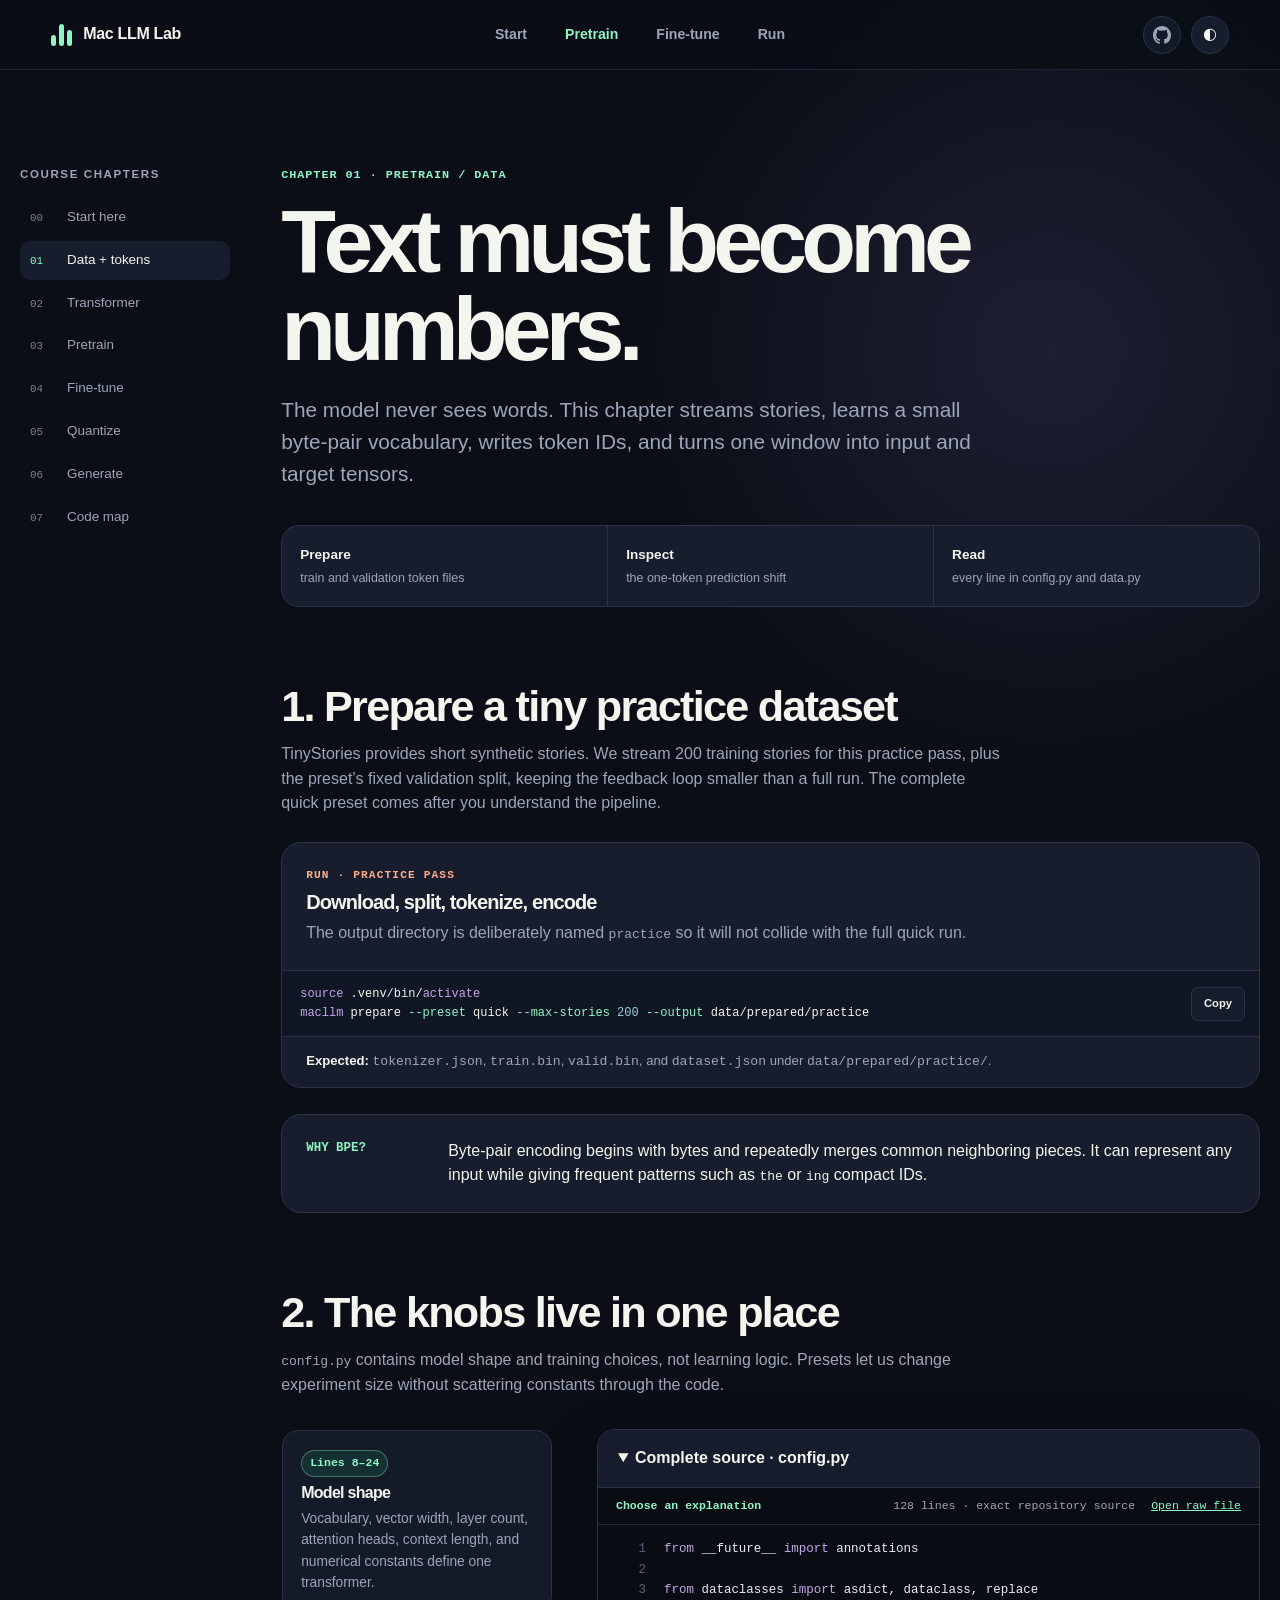
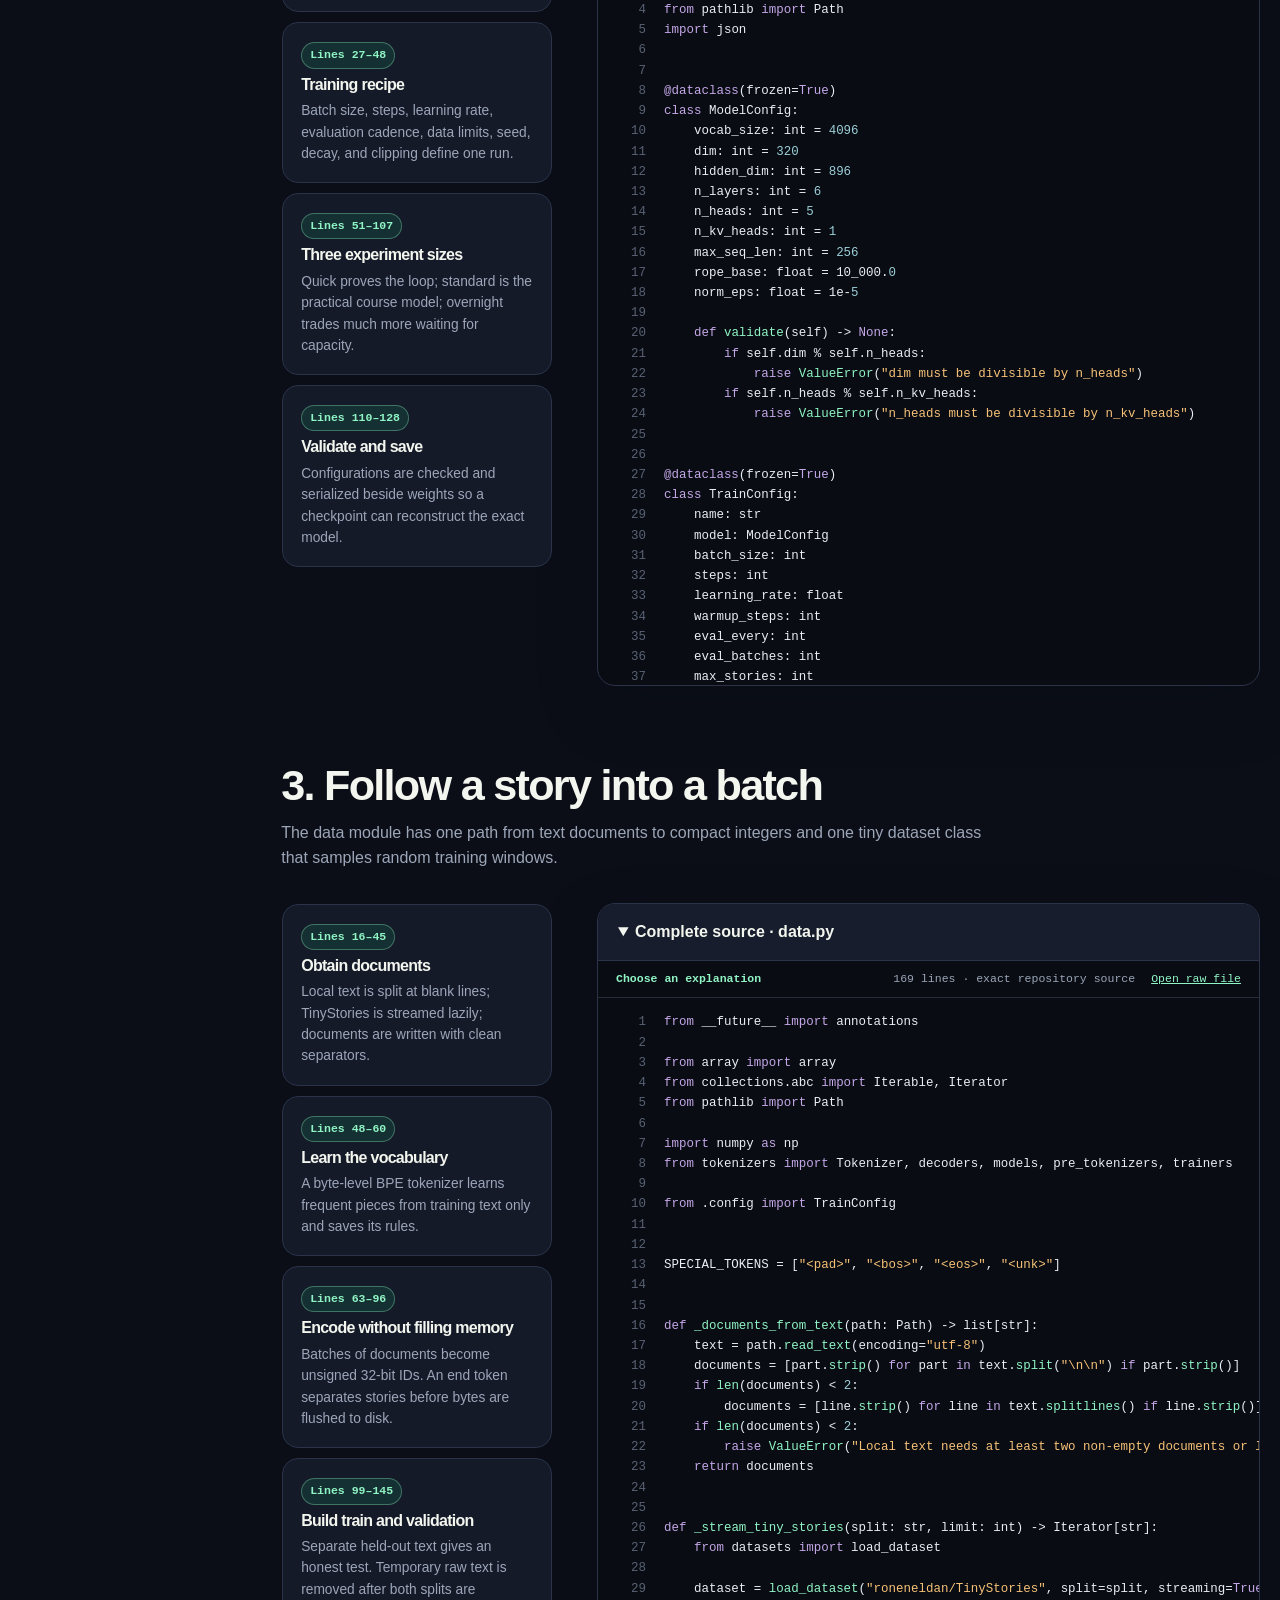
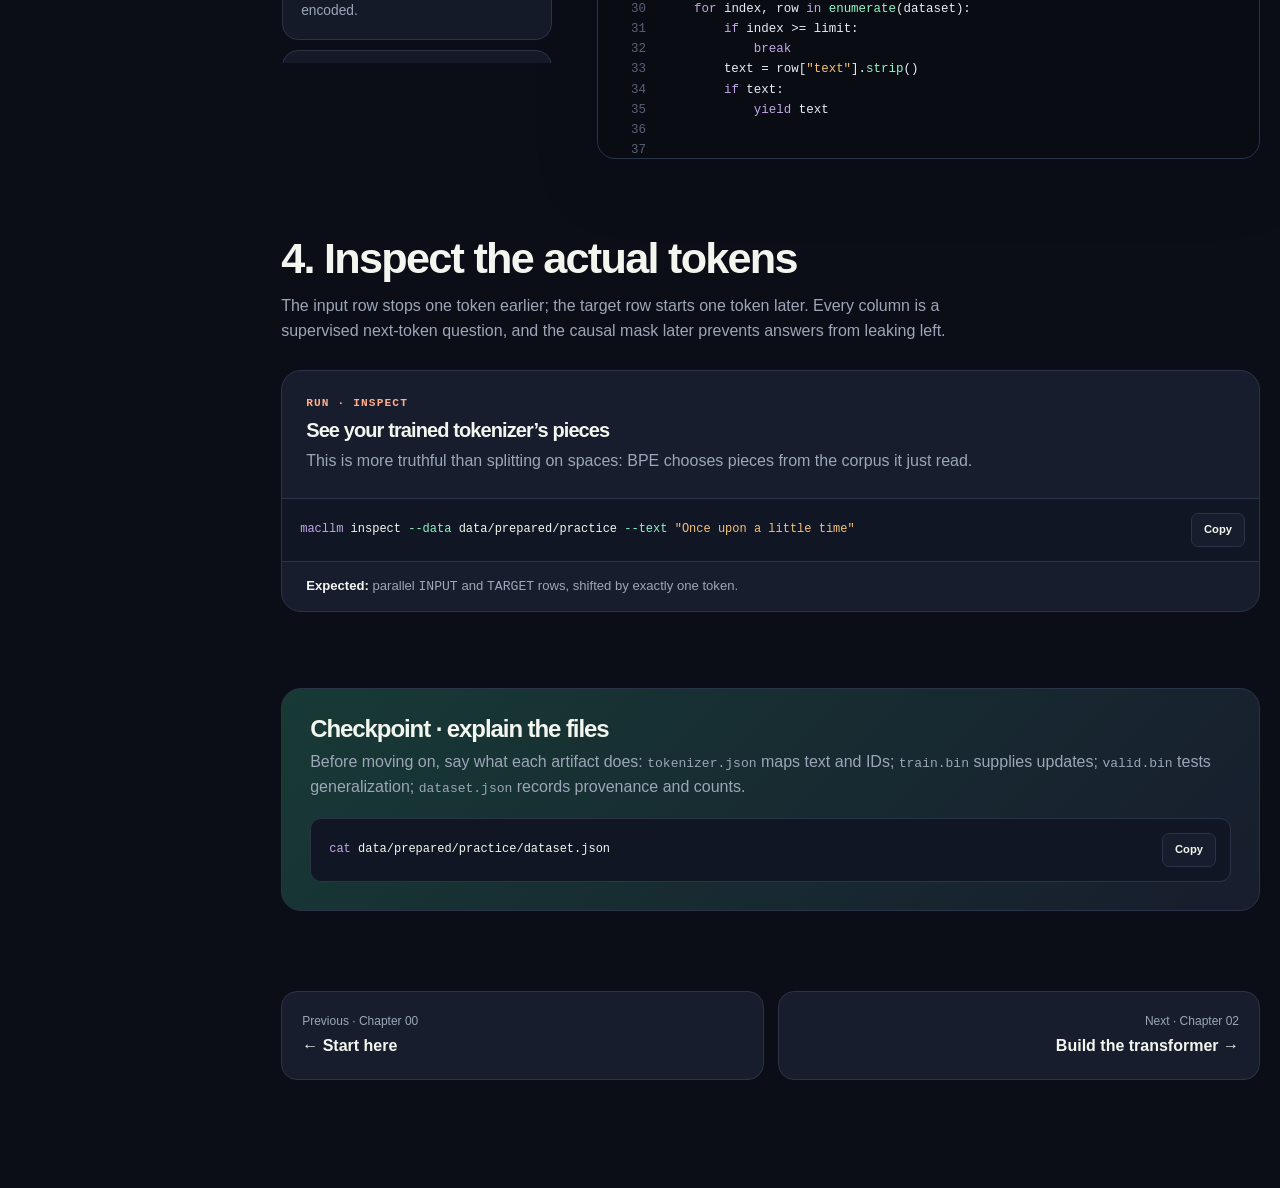
<file: site/chapters/01-data.html>
<!doctype html>
<html lang="en">
  <head>
    <meta charset="utf-8" />
    <meta name="viewport" content="width=device-width, initial-scale=1" />
    <meta name="description" content="Learn how text becomes tokenizer files and shifted training batches." />
    <title>Data and tokens · Mac LLM Lab</title>
    <link rel="icon" href="../favicon.svg" type="image/svg+xml" />
    <link rel="stylesheet" href="../styles.css" />
    <script src="../highlight.js" defer></script>
    <script src="../course.js" defer></script>
  </head>
  <body class="course-body">
    <div class="reading-progress" id="reading-progress" aria-hidden="true"></div>
    <a class="skip-link" href="#lesson">Skip to the lesson</a>
    <header class="site-header chapter-header">
      <a class="brand" href="../index.html"><span class="brand-mark" aria-hidden="true"><i></i><i></i><i></i></span><span>Mac LLM Lab</span></a>
      <nav aria-label="Course navigation"><a href="../index.html#vocabulary">Start</a><a aria-current="page" href="01-data.html">Pretrain</a><a href="04-finetune.html">Fine-tune</a><a href="06-generate.html">Run</a></nav>
      <button class="theme-button" id="theme-button" type="button" aria-label="Switch color theme"><span aria-hidden="true">◐</span></button>
    </header>
    <div class="chapter-layout">
      <nav class="chapter-nav" aria-label="Chapters"><p>Course chapters</p><ol>
        <li><a href="00-start.html"><span>00</span>Start here</a></li><li><a aria-current="page" href="01-data.html"><span>01</span>Data + tokens</a></li><li><a href="02-model.html"><span>02</span>Transformer</a></li><li><a href="03-training.html"><span>03</span>Pretrain</a></li><li><a href="04-finetune.html"><span>04</span>Fine-tune</a></li><li><a href="05-quantize.html"><span>05</span>Quantize</a></li><li><a href="06-generate.html"><span>06</span>Generate</a></li><li><a href="07-code-map.html"><span>07</span>Code map</a></li>
      </ol></nav>
      <main class="chapter-main" id="lesson">
        <header class="chapter-hero">
          <p class="chapter-breadcrumb">Chapter 01 · pretrain / data</p>
          <h1>Text must become numbers.</h1>
          <p class="chapter-lede">The model never sees words. This chapter streams stories, learns a small byte-pair vocabulary, writes token IDs, and turns one window into input and target tensors.</p>
          <div class="lesson-outcomes"><div><strong>Prepare</strong><span>train and validation token files</span></div><div><strong>Inspect</strong><span>the one-token prediction shift</span></div><div><strong>Read</strong><span>every line in config.py and data.py</span></div></div>
        </header>

        <section class="lesson-section" id="prepare">
          <h2>1. Prepare a tiny practice dataset</h2>
          <p>TinyStories provides short synthetic stories. We stream 200 training stories for this practice pass, plus the preset’s fixed validation split, keeping the feedback loop smaller than a full run. The complete quick preset comes after you understand the pipeline.</p>
          <article class="practice-card"><div class="practice-copy"><p class="practice-label">Run · practice pass</p><h3>Download, split, tokenize, encode</h3><p>The output directory is deliberately named <code>practice</code> so it will not collide with the full quick run.</p></div><div class="command-block"><code>source .venv/bin/activate<br />macllm prepare --preset quick --max-stories 200 --output data/prepared/practice</code><button type="button" data-copy="source .venv/bin/activate&#10;macllm prepare --preset quick --max-stories 200 --output data/prepared/practice">Copy</button></div><div class="practice-expect"><strong>Expected:</strong> <code>tokenizer.json</code>, <code>train.bin</code>, <code>valid.bin</code>, and <code>dataset.json</code> under <code>data/prepared/practice/</code>.</div></article>
          <div class="concept-callout"><span class="term">Why BPE?</span><p>Byte-pair encoding begins with bytes and repeatedly merges common neighboring pieces. It can represent any input while giving frequent patterns such as <code>the</code> or <code>ing</code> compact IDs.</p></div>
        </section>

        <section class="lesson-section" id="config-code">
          <h2>2. The knobs live in one place</h2>
          <p><code>config.py</code> contains model shape and training choices, not learning logic. Presets let us change experiment size without scattering constants through the code.</p>
          <div class="code-reading-map">
            <article class="code-note"><button data-focus-source="config-source" data-lines="8-24">Lines 8–24</button><h3>Model shape</h3><p>Vocabulary, vector width, layer count, attention heads, context length, and numerical constants define one transformer.</p></article>
            <article class="code-note"><button data-focus-source="config-source" data-lines="27-48">Lines 27–48</button><h3>Training recipe</h3><p>Batch size, steps, learning rate, evaluation cadence, data limits, seed, decay, and clipping define one run.</p></article>
            <article class="code-note"><button data-focus-source="config-source" data-lines="51-107">Lines 51–107</button><h3>Three experiment sizes</h3><p>Quick proves the loop; standard is the practical course model; overnight trades much more waiting for capacity.</p></article>
            <article class="code-note"><button data-focus-source="config-source" data-lines="110-128">Lines 110–128</button><h3>Validate and save</h3><p>Configurations are checked and serialized beside weights so a checkpoint can reconstruct the exact model.</p></article>
          </div>
          <details class="source-viewer" id="config-source" data-python-source="../../src/macllm/config.py"><summary>Complete source · config.py</summary><div class="source-meta"><span data-source-status>Loading exact repository source…</span><a href="../../src/macllm/config.py">Open raw file</a></div><pre><code aria-label="Complete config.py source"></code></pre></details>
        </section>

        <section class="lesson-section" id="data-code">
          <h2>3. Follow a story into a batch</h2>
          <p>The data module has one path from text documents to compact integers and one tiny dataset class that samples random training windows.</p>
          <div class="code-reading-map">
            <article class="code-note"><button data-focus-source="data-source" data-lines="16-45">Lines 16–45</button><h3>Obtain documents</h3><p>Local text is split at blank lines; TinyStories is streamed lazily; documents are written with clean separators.</p></article>
            <article class="code-note"><button data-focus-source="data-source" data-lines="48-60">Lines 48–60</button><h3>Learn the vocabulary</h3><p>A byte-level BPE tokenizer learns frequent pieces from training text only and saves its rules.</p></article>
            <article class="code-note"><button data-focus-source="data-source" data-lines="63-96">Lines 63–96</button><h3>Encode without filling memory</h3><p>Batches of documents become unsigned 32-bit IDs. An end token separates stories before bytes are flushed to disk.</p></article>
            <article class="code-note"><button data-focus-source="data-source" data-lines="99-145">Lines 99–145</button><h3>Build train and validation</h3><p>Separate held-out text gives an honest test. Temporary raw text is removed after both splits are encoded.</p></article>
            <article class="code-note"><button data-focus-source="data-source" data-lines="148-169">Lines 148–169</button><h3>Make the prediction shift</h3><p>Memory mapping avoids loading every token. A random window of length N+1 becomes N inputs and the same window shifted one place as targets.</p></article>
          </div>
          <details class="source-viewer" id="data-source" data-python-source="../../src/macllm/data.py" open><summary>Complete source · data.py</summary><div class="source-meta"><span data-source-status>Loading exact repository source…</span><a href="../../src/macllm/data.py">Open raw file</a></div><pre><code aria-label="Complete data.py source"></code></pre></details>
        </section>

        <section class="lesson-section" id="inspect">
          <h2>4. Inspect the actual tokens</h2>
          <p>The input row stops one token earlier; the target row starts one token later. Every column is a supervised next-token question, and the causal mask later prevents answers from leaking left.</p>
          <article class="practice-card"><div class="practice-copy"><p class="practice-label">Run · inspect</p><h3>See your trained tokenizer’s pieces</h3><p>This is more truthful than splitting on spaces: BPE chooses pieces from the corpus it just read.</p></div><div class="command-block"><code>macllm inspect --data data/prepared/practice --text "Once upon a little time"</code><button type="button" data-copy='macllm inspect --data data/prepared/practice --text "Once upon a little time"'>Copy</button></div><div class="practice-expect"><strong>Expected:</strong> parallel <code>INPUT</code> and <code>TARGET</code> rows, shifted by exactly one token.</div></article>
        </section>

        <aside class="checkpoint-card"><h2>Checkpoint · explain the files</h2><p>Before moving on, say what each artifact does: <code>tokenizer.json</code> maps text and IDs; <code>train.bin</code> supplies updates; <code>valid.bin</code> tests generalization; <code>dataset.json</code> records provenance and counts.</p><div class="command-block"><code>cat data/prepared/practice/dataset.json</code><button type="button" data-copy="cat data/prepared/practice/dataset.json">Copy</button></div></aside>
        <nav class="chapter-pager" aria-label="Previous and next chapter"><a href="00-start.html"><span>Previous · Chapter 00</span><strong>← Start here</strong></a><a href="02-model.html"><span>Next · Chapter 02</span><strong>Build the transformer →</strong></a></nav>
      </main>
    </div>
  </body>
</html>
</file>
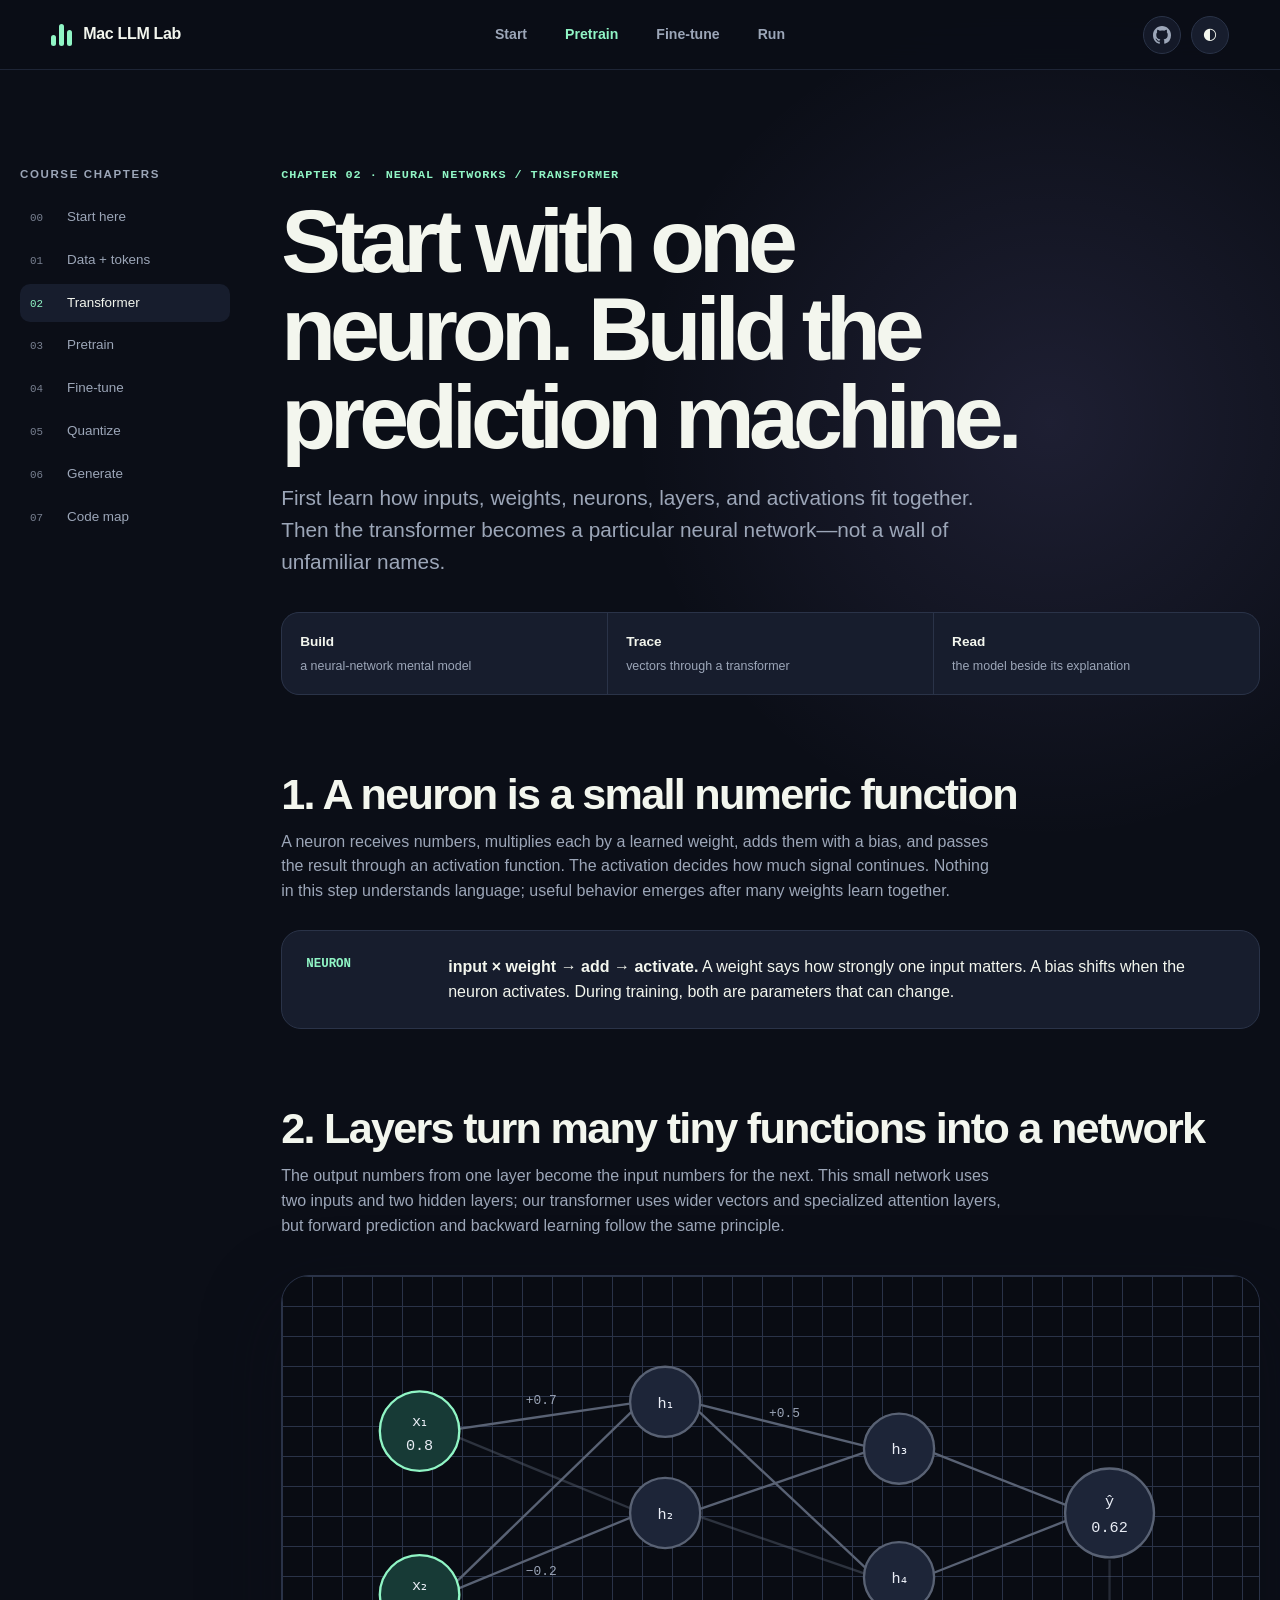
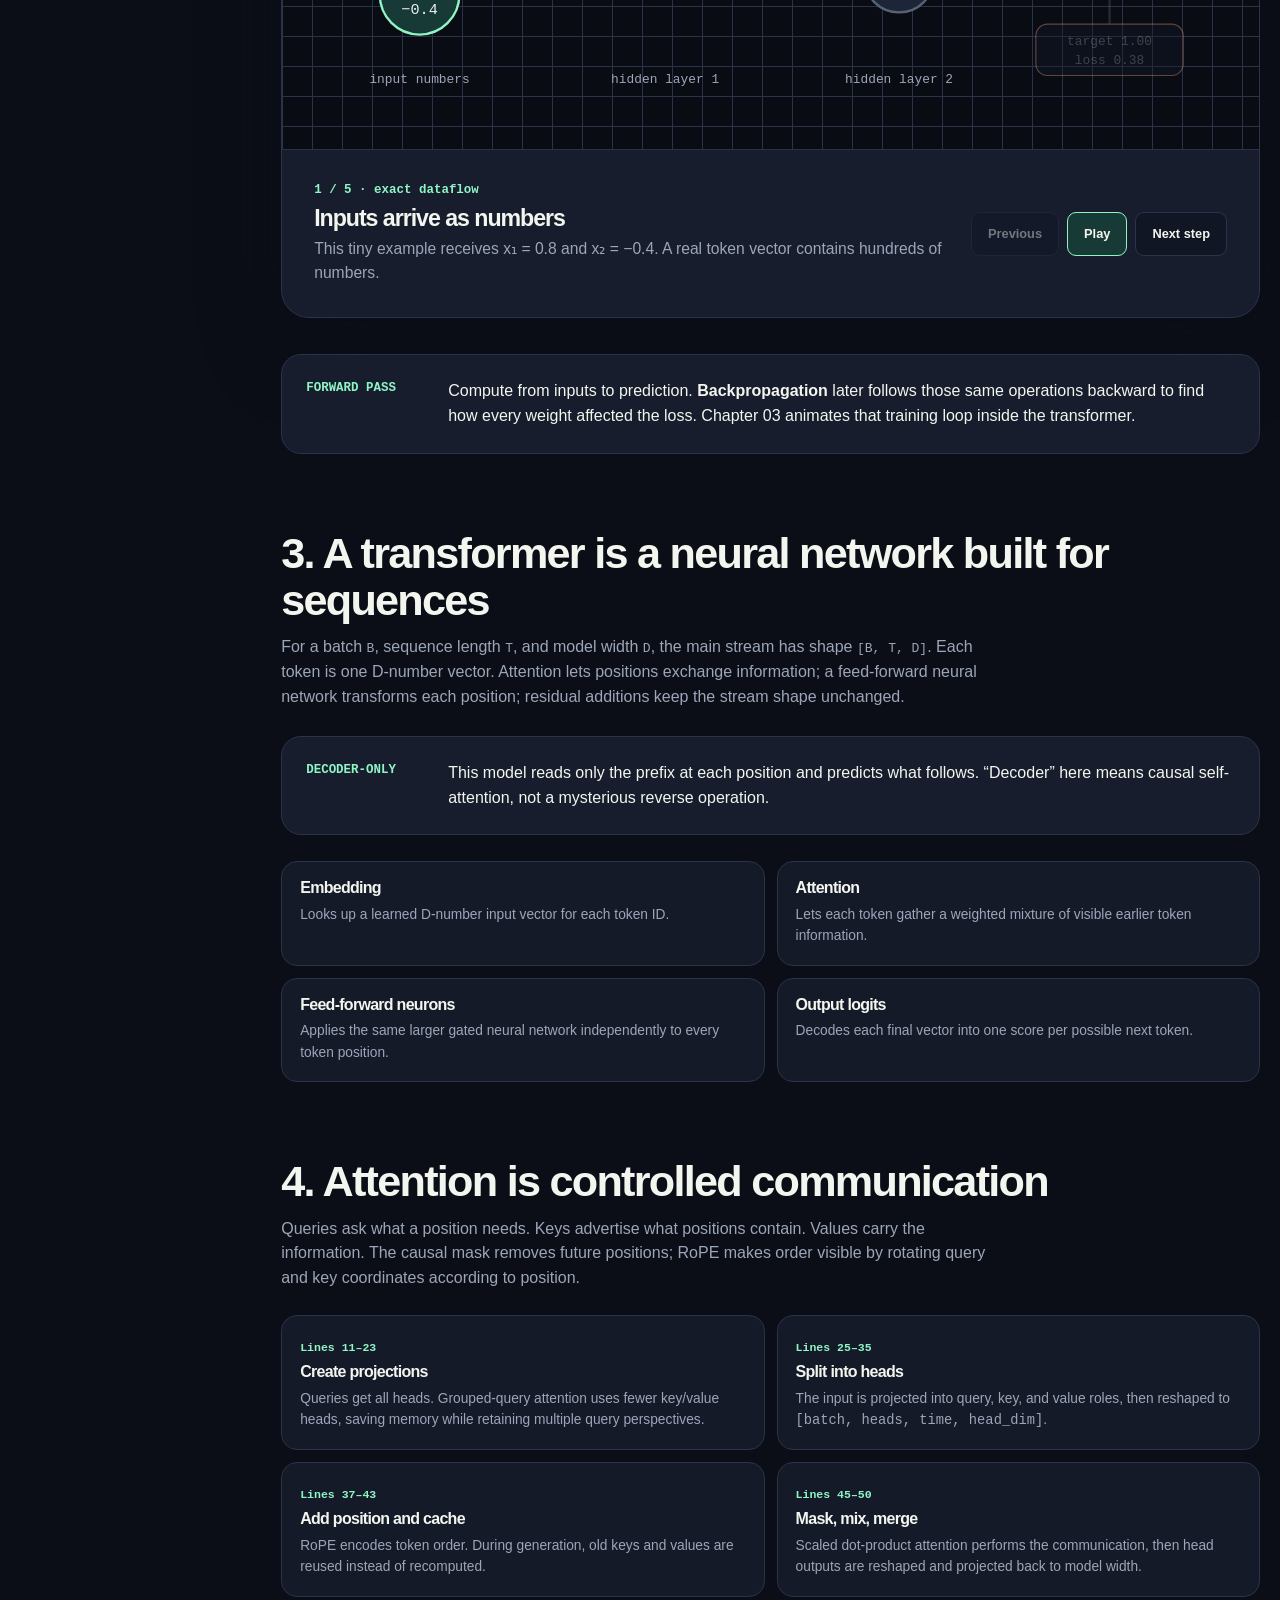
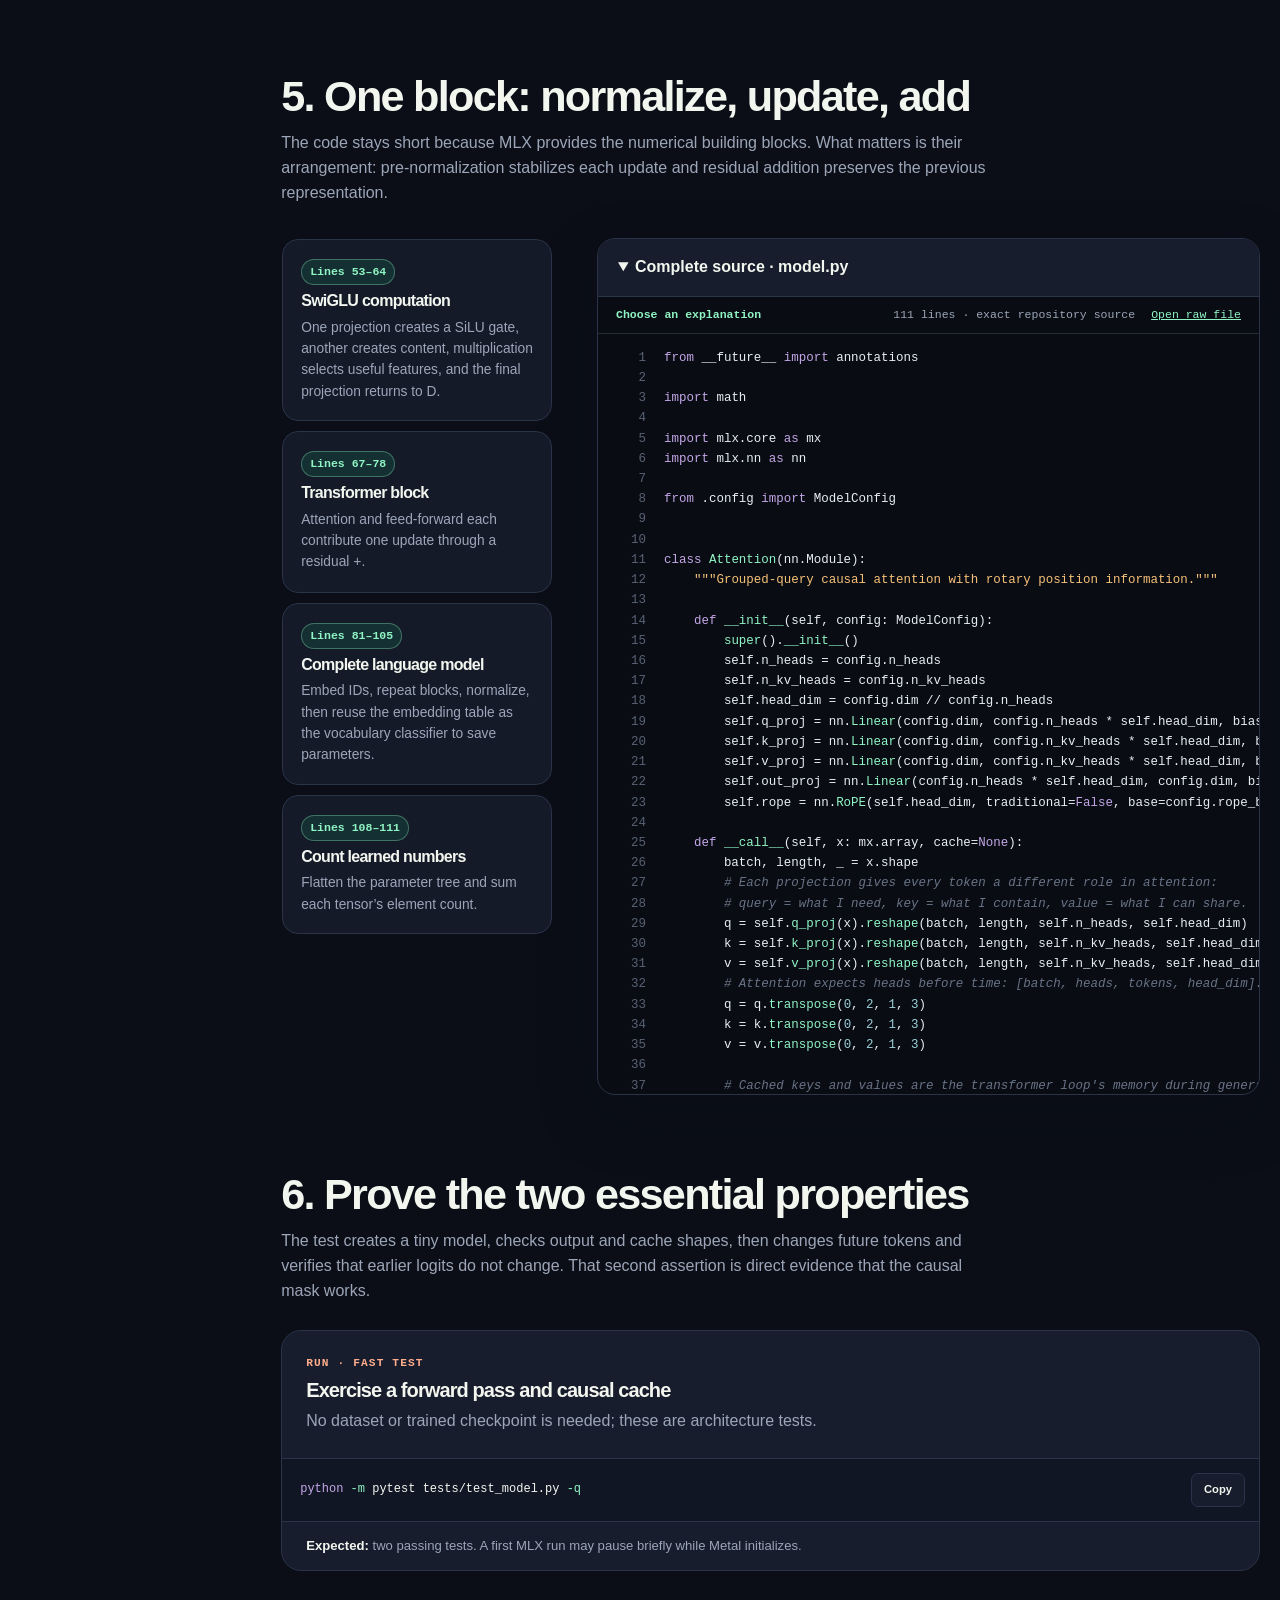
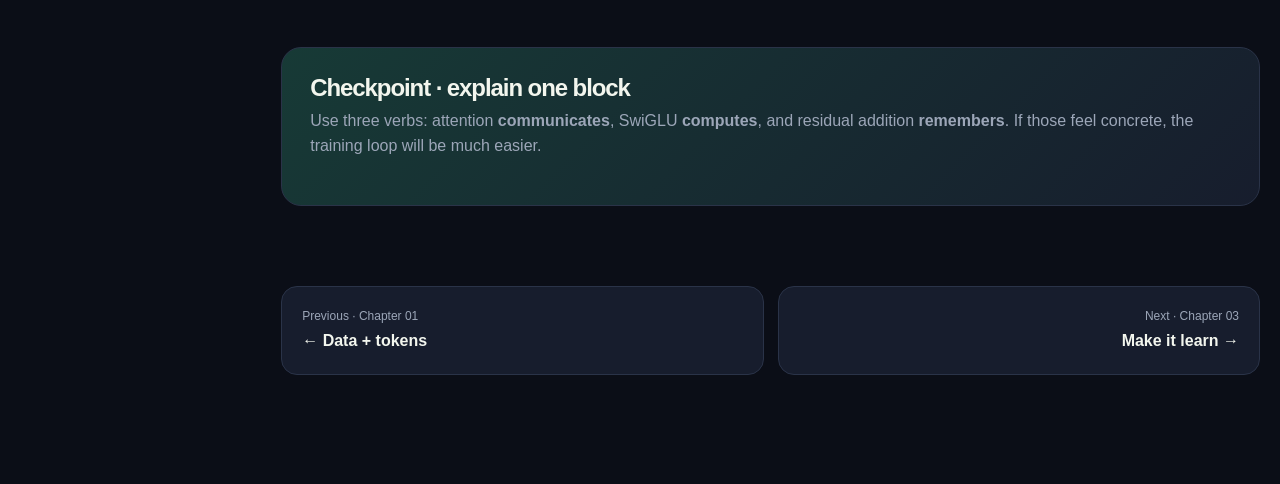
<file: site/chapters/02-model.html>
<!doctype html>
<html lang="en">
  <head>
    <meta charset="utf-8" /><meta name="viewport" content="width=device-width, initial-scale=1" />
    <meta name="description" content="Build and understand a compact Llama-style transformer in MLX." />
    <title>Neural networks and the transformer · Mac LLM Lab</title><link rel="icon" href="../favicon.svg" type="image/svg+xml" /><link rel="stylesheet" href="../styles.css" /><script src="../highlight.js" defer></script><script src="../course.js" defer></script><script src="../animations.js" defer></script>
  </head>
  <body class="course-body">
    <div class="reading-progress" id="reading-progress" aria-hidden="true"></div><a class="skip-link" href="#lesson">Skip to the lesson</a>
    <header class="site-header chapter-header"><a class="brand" href="../index.html"><span class="brand-mark" aria-hidden="true"><i></i><i></i><i></i></span><span>Mac LLM Lab</span></a><nav aria-label="Course navigation"><a href="../index.html#vocabulary">Start</a><a aria-current="page" href="01-data.html">Pretrain</a><a href="04-finetune.html">Fine-tune</a><a href="06-generate.html">Run</a></nav><button class="theme-button" id="theme-button" type="button" aria-label="Switch color theme"><span aria-hidden="true">◐</span></button></header>
    <div class="chapter-layout">
      <nav class="chapter-nav" aria-label="Chapters"><p>Course chapters</p><ol><li><a href="00-start.html"><span>00</span>Start here</a></li><li><a href="01-data.html"><span>01</span>Data + tokens</a></li><li><a aria-current="page" href="02-model.html"><span>02</span>Transformer</a></li><li><a href="03-training.html"><span>03</span>Pretrain</a></li><li><a href="04-finetune.html"><span>04</span>Fine-tune</a></li><li><a href="05-quantize.html"><span>05</span>Quantize</a></li><li><a href="06-generate.html"><span>06</span>Generate</a></li><li><a href="07-code-map.html"><span>07</span>Code map</a></li></ol></nav>
      <main class="chapter-main" id="lesson">
        <header class="chapter-hero"><p class="chapter-breadcrumb">Chapter 02 · neural networks / transformer</p><h1>Start with one neuron. Build the prediction machine.</h1><p class="chapter-lede">First learn how inputs, weights, neurons, layers, and activations fit together. Then the transformer becomes a particular neural network—not a wall of unfamiliar names.</p><div class="lesson-outcomes"><div><strong>Build</strong><span>a neural-network mental model</span></div><div><strong>Trace</strong><span>vectors through a transformer</span></div><div><strong>Read</strong><span>the model beside its explanation</span></div></div></header>

        <section class="lesson-section" id="one-neuron"><h2>1. A neuron is a small numeric function</h2><p>A neuron receives numbers, multiplies each by a learned weight, adds them with a bias, and passes the result through an activation function. The activation decides how much signal continues. Nothing in this step understands language; useful behavior emerges after many weights learn together.</p><div class="concept-callout"><span class="term">Neuron</span><p><strong>input × weight → add → activate.</strong> A weight says how strongly one input matters. A bias shifts when the neuron activates. During training, both are parameters that can change.</p></div></section>

        <section class="lesson-section" id="network"><h2>2. Layers turn many tiny functions into a network</h2><p>The output numbers from one layer become the input numbers for the next. This small network uses two inputs and two hidden layers; our transformer uses wider vectors and specialized attention layers, but forward prediction and backward learning follow the same principle.</p>
          <article class="learning-visual" data-neuron-demo data-phase="inputs" aria-labelledby="neuron-demo-title">
            <div class="learning-visual-stage"><svg viewBox="0 0 760 330" role="img" aria-labelledby="neuron-svg-title neuron-svg-desc"><title id="neuron-svg-title">Small neural network forward pass and backpropagation</title><desc id="neuron-svg-desc">Two numeric inputs connect through two hidden layers to one prediction and a target. Controls step through weighting, prediction, backward gradients, and an optimizer update.</desc>
              <g aria-hidden="true"><path class="network-edge" d="M100 95 L270 70"/><path class="network-edge is-secondary" d="M100 95 L270 165"/><path class="network-edge" d="M100 235 L270 70"/><path class="network-edge" d="M100 235 L270 165"/><path class="network-edge" d="M310 70 L470 110"/><path class="network-edge" d="M310 70 L470 220"/><path class="network-edge" d="M310 165 L470 110"/><path class="network-edge is-secondary" d="M310 165 L470 220"/><path class="network-edge" d="M510 110 L650 165"/><path class="network-edge" d="M510 220 L650 165"/><text class="weight-label" x="184" y="72" data-weight="+0.7" data-updated="+0.72">+0.7</text><text class="weight-label" x="184" y="218" data-weight="−0.2" data-updated="−0.19">−0.2</text><text class="weight-label" x="392" y="83" data-weight="+0.5" data-updated="+0.53">+0.5</text></g>
              <g class="network-node node-input"><circle cx="80" cy="95" r="34"/><text x="80" y="91">x₁</text><text x="80" y="111">0.8</text></g><g class="network-node node-input"><circle cx="80" cy="235" r="34"/><text x="80" y="231">x₂</text><text x="80" y="251">−0.4</text></g><g class="network-node node-hidden"><circle cx="290" cy="70" r="30"/><text x="290" y="75">h₁</text></g><g class="network-node node-hidden"><circle cx="290" cy="165" r="30"/><text x="290" y="170">h₂</text></g><g class="network-node node-hidden"><circle cx="490" cy="110" r="30"/><text x="490" y="115">h₃</text></g><g class="network-node node-hidden"><circle cx="490" cy="220" r="30"/><text x="490" y="225">h₄</text></g><g class="network-node node-output"><circle cx="670" cy="165" r="38"/><text x="670" y="159">ŷ</text><text x="670" y="181">0.62</text></g>
              <g class="loss-target"><path class="network-edge" d="M670 205 L670 260"/><rect x="607" y="260" width="126" height="44" rx="10" fill="var(--surface)" stroke="var(--peach)"/><text class="network-label" x="670" y="278">target 1.00</text><text class="network-label" x="670" y="294">loss 0.38</text></g><text class="network-label" x="80" y="310">input numbers</text><text class="network-label" x="290" y="310">hidden layer 1</text><text class="network-label" x="490" y="310">hidden layer 2</text>
            </svg></div>
            <div class="learning-visual-copy"><div><p class="learning-step-label"><span data-step-count>1 / 5</span> · exact dataflow</p><h3 id="neuron-demo-title" data-step-title>Inputs arrive as numbers</h3><p data-step-detail aria-live="polite"></p></div><div class="learning-controls" aria-label="Neural network animation controls"><button type="button" data-step-previous>Previous</button><button type="button" data-step-play aria-pressed="false">Play</button><button type="button" data-step-next>Next step</button></div></div>
          </article>
          <div class="concept-callout"><span class="term">Forward pass</span><p>Compute from inputs to prediction. <strong>Backpropagation</strong> later follows those same operations backward to find how every weight affected the loss. Chapter 03 animates that training loop inside the transformer.</p></div>
        </section>

        <section class="lesson-section" id="shapes"><h2>3. A transformer is a neural network built for sequences</h2><p>For a batch <code>B</code>, sequence length <code>T</code>, and model width <code>D</code>, the main stream has shape <code>[B, T, D]</code>. Each token is one D-number vector. Attention lets positions exchange information; a feed-forward neural network transforms each position; residual additions keep the stream shape unchanged.</p><div class="concept-callout"><span class="term">Decoder-only</span><p>This model reads only the prefix at each position and predicts what follows. “Decoder” here means causal self-attention, not a mysterious reverse operation.</p></div><div class="code-reading-map"><article class="code-note"><h3>Embedding</h3><p>Looks up a learned D-number input vector for each token ID.</p></article><article class="code-note"><h3>Attention</h3><p>Lets each token gather a weighted mixture of visible earlier token information.</p></article><article class="code-note"><h3>Feed-forward neurons</h3><p>Applies the same larger gated neural network independently to every token position.</p></article><article class="code-note"><h3>Output logits</h3><p>Decodes each final vector into one score per possible next token.</p></article></div></section>

        <section class="lesson-section" id="attention"><h2>4. Attention is controlled communication</h2><p>Queries ask what a position needs. Keys advertise what positions contain. Values carry the information. The causal mask removes future positions; RoPE makes order visible by rotating query and key coordinates according to position.</p><div class="code-reading-map">
          <article class="code-note"><button data-focus-source="model-source" data-lines="11-23">Lines 11–23</button><h3>Create projections</h3><p>Queries get all heads. Grouped-query attention uses fewer key/value heads, saving memory while retaining multiple query perspectives.</p></article>
          <article class="code-note"><button data-focus-source="model-source" data-lines="25-35">Lines 25–35</button><h3>Split into heads</h3><p>The input is projected into query, key, and value roles, then reshaped to <code>[batch, heads, time, head_dim]</code>.</p></article>
          <article class="code-note"><button data-focus-source="model-source" data-lines="37-43">Lines 37–43</button><h3>Add position and cache</h3><p>RoPE encodes token order. During generation, old keys and values are reused instead of recomputed.</p></article>
          <article class="code-note"><button data-focus-source="model-source" data-lines="45-50">Lines 45–50</button><h3>Mask, mix, merge</h3><p>Scaled dot-product attention performs the communication, then head outputs are reshaped and projected back to model width.</p></article>
        </div></section>

        <section class="lesson-section" id="block"><h2>5. One block: normalize, update, add</h2><p>The code stays short because MLX provides the numerical building blocks. What matters is their arrangement: pre-normalization stabilizes each update and residual addition preserves the previous representation.</p><div class="code-reading-map">
          <article class="code-note"><button data-focus-source="model-source" data-lines="53-64">Lines 53–64</button><h3>SwiGLU computation</h3><p>One projection creates a SiLU gate, another creates content, multiplication selects useful features, and the final projection returns to D.</p></article>
          <article class="code-note"><button data-focus-source="model-source" data-lines="67-78">Lines 67–78</button><h3>Transformer block</h3><p>Attention and feed-forward each contribute one update through a residual <code>+</code>.</p></article>
          <article class="code-note"><button data-focus-source="model-source" data-lines="81-105">Lines 81–105</button><h3>Complete language model</h3><p>Embed IDs, repeat blocks, normalize, then reuse the embedding table as the vocabulary classifier to save parameters.</p></article>
          <article class="code-note"><button data-focus-source="model-source" data-lines="108-111">Lines 108–111</button><h3>Count learned numbers</h3><p>Flatten the parameter tree and sum each tensor’s element count.</p></article>
        </div><details class="source-viewer" id="model-source" data-python-source="../../src/macllm/model.py" open><summary>Complete source · model.py</summary><div class="source-meta"><span data-source-status>Loading exact repository source…</span><a href="../../src/macllm/model.py">Open raw file</a></div><pre><code aria-label="Complete model.py source"></code></pre></details></section>

        <section class="lesson-section" id="practice"><h2>6. Prove the two essential properties</h2><p>The test creates a tiny model, checks output and cache shapes, then changes future tokens and verifies that earlier logits do not change. That second assertion is direct evidence that the causal mask works.</p><article class="practice-card"><div class="practice-copy"><p class="practice-label">Run · fast test</p><h3>Exercise a forward pass and causal cache</h3><p>No dataset or trained checkpoint is needed; these are architecture tests.</p></div><div class="command-block"><code>python -m pytest tests/test_model.py -q</code><button type="button" data-copy="python -m pytest tests/test_model.py -q">Copy</button></div><div class="practice-expect"><strong>Expected:</strong> two passing tests. A first MLX run may pause briefly while Metal initializes.</div></article></section>

        <aside class="checkpoint-card"><h2>Checkpoint · explain one block</h2><p>Use three verbs: attention <strong>communicates</strong>, SwiGLU <strong>computes</strong>, and residual addition <strong>remembers</strong>. If those feel concrete, the training loop will be much easier.</p></aside>
        <nav class="chapter-pager" aria-label="Previous and next chapter"><a href="01-data.html"><span>Previous · Chapter 01</span><strong>← Data + tokens</strong></a><a href="03-training.html"><span>Next · Chapter 03</span><strong>Make it learn →</strong></a></nav>
      </main>
    </div>
  </body>
</html>
</file>
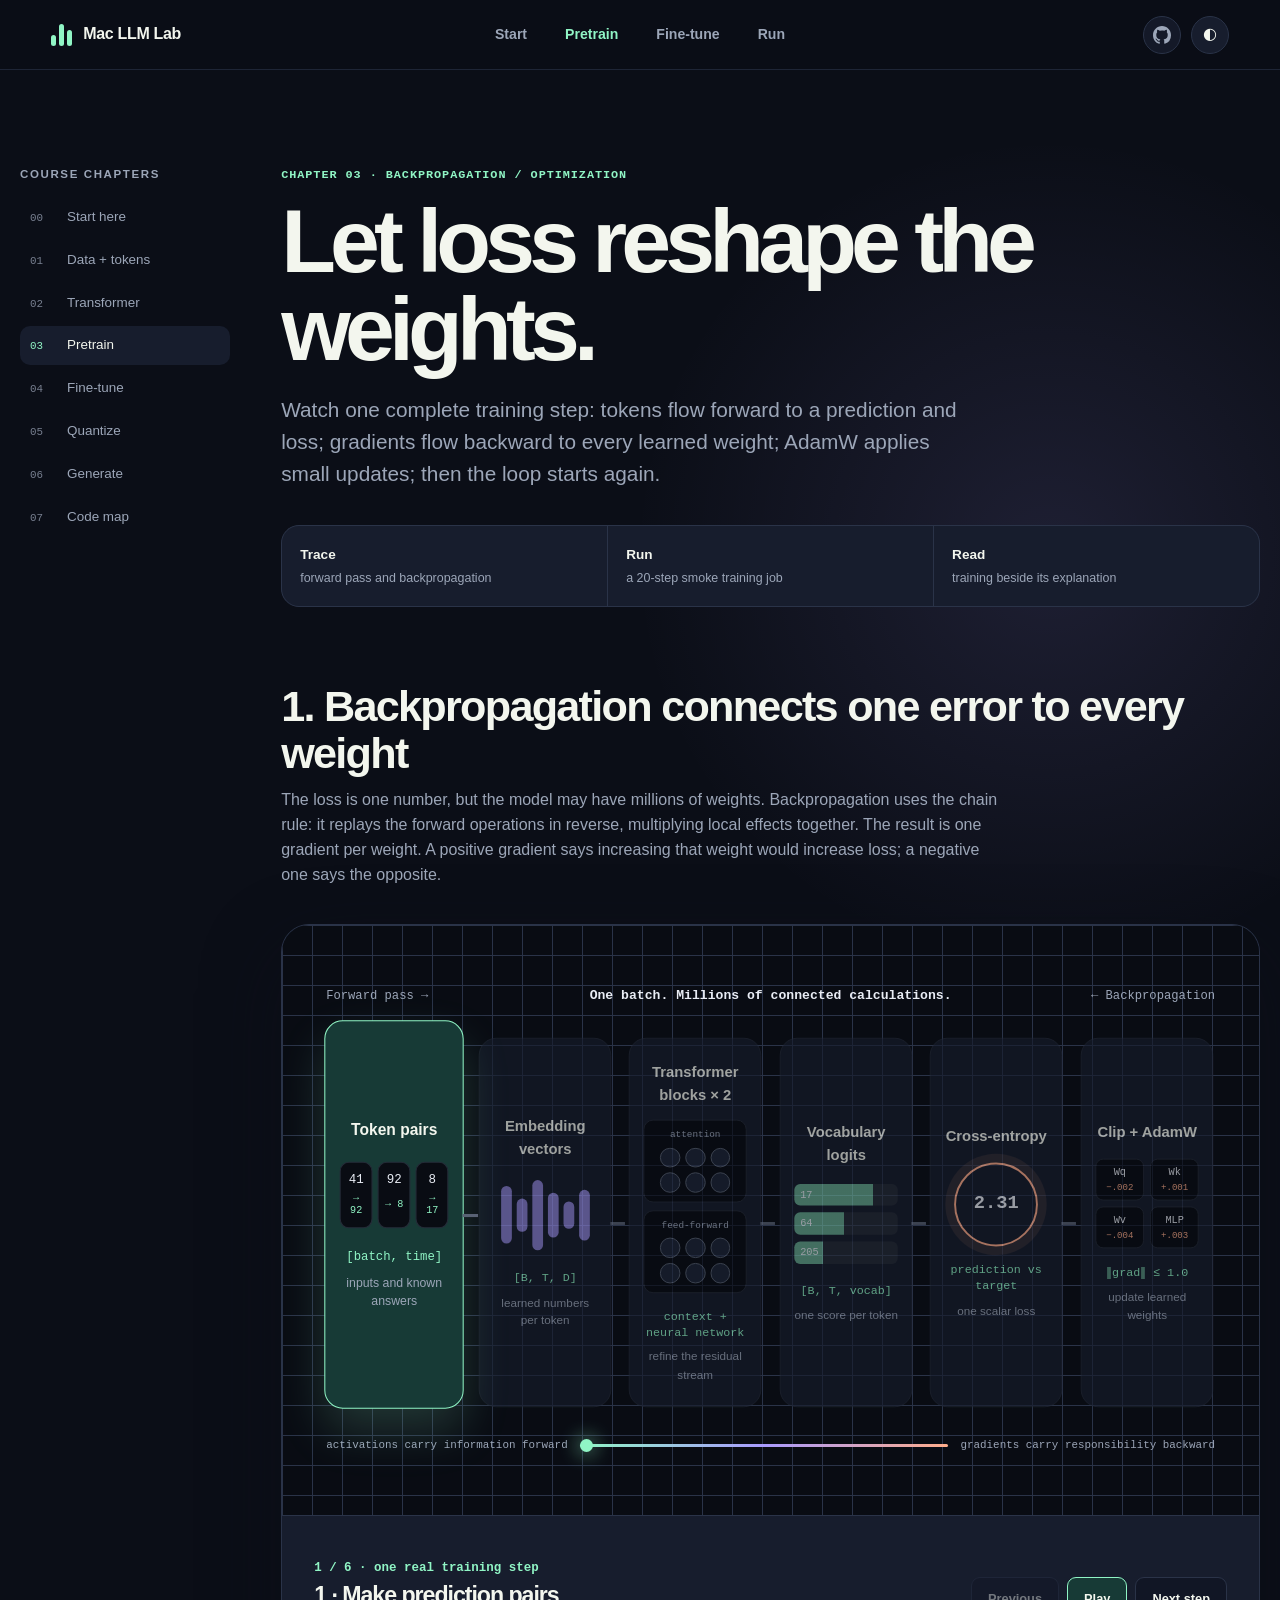
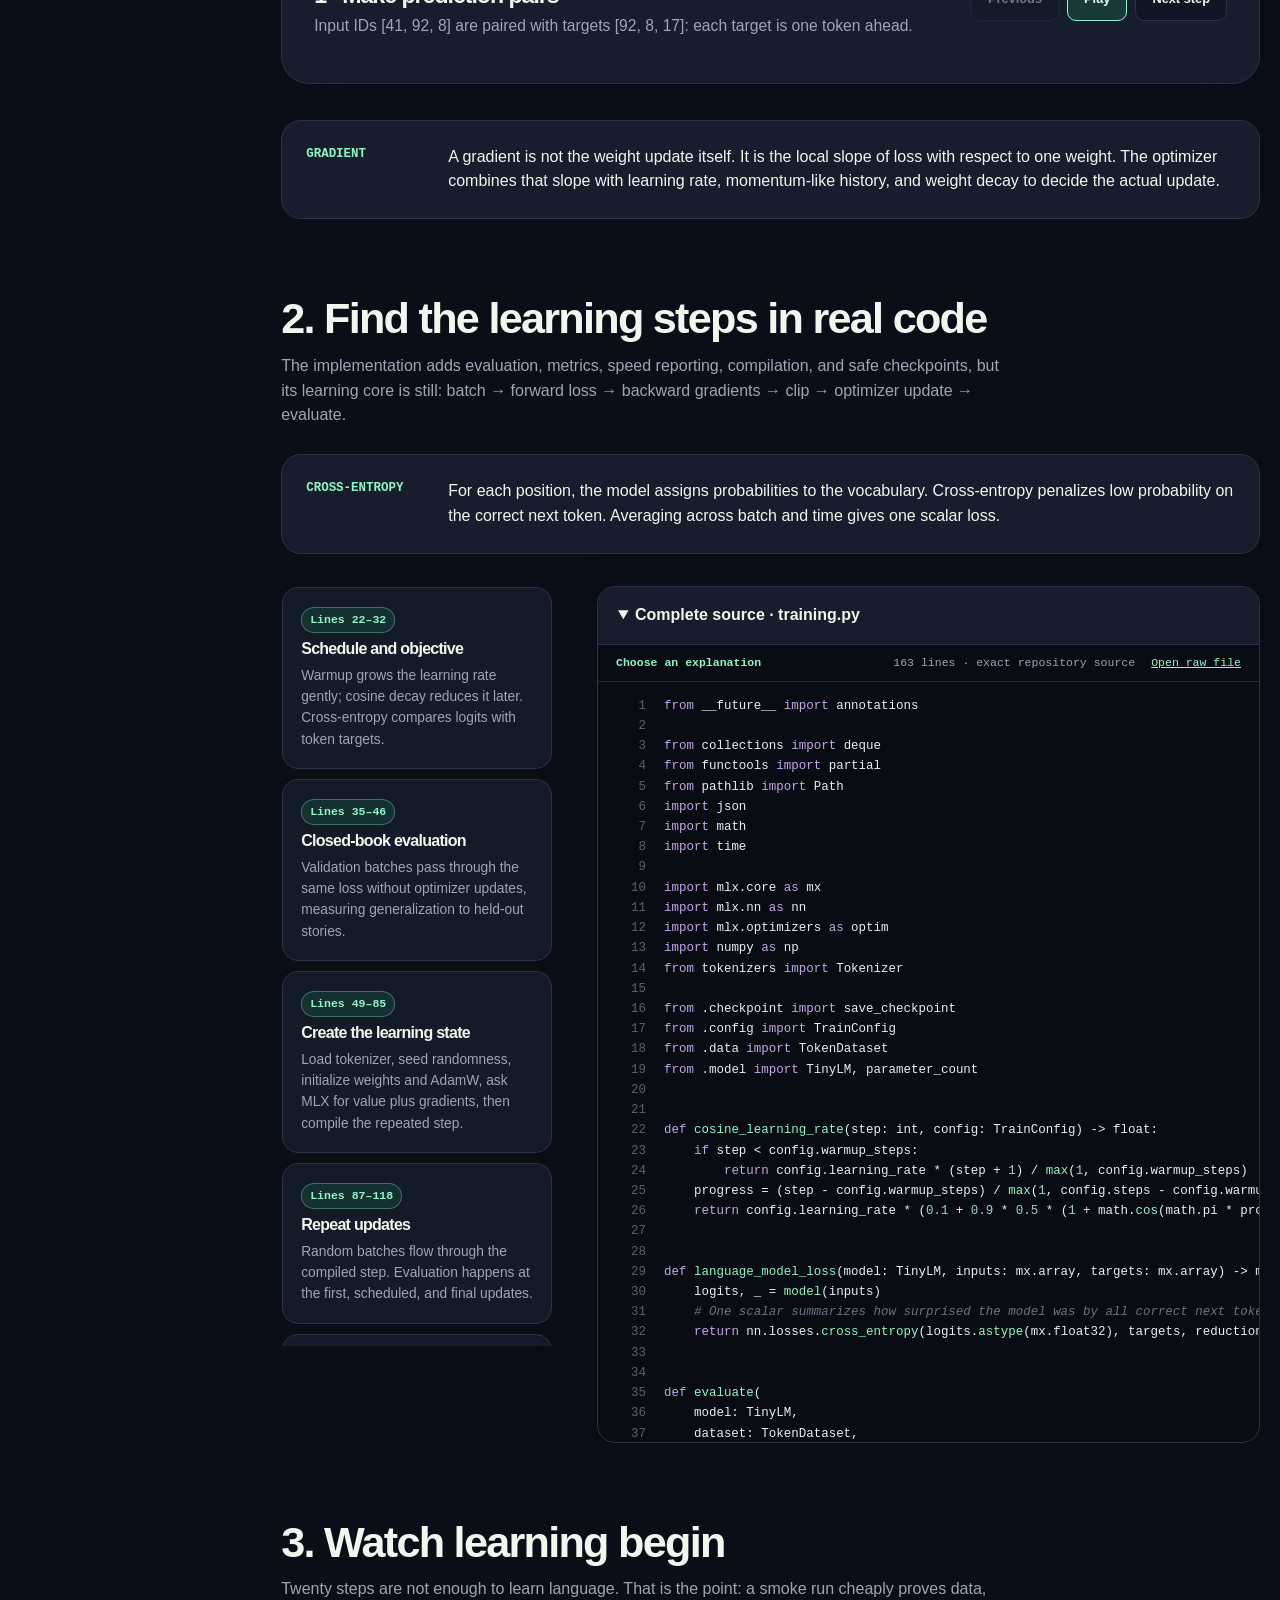
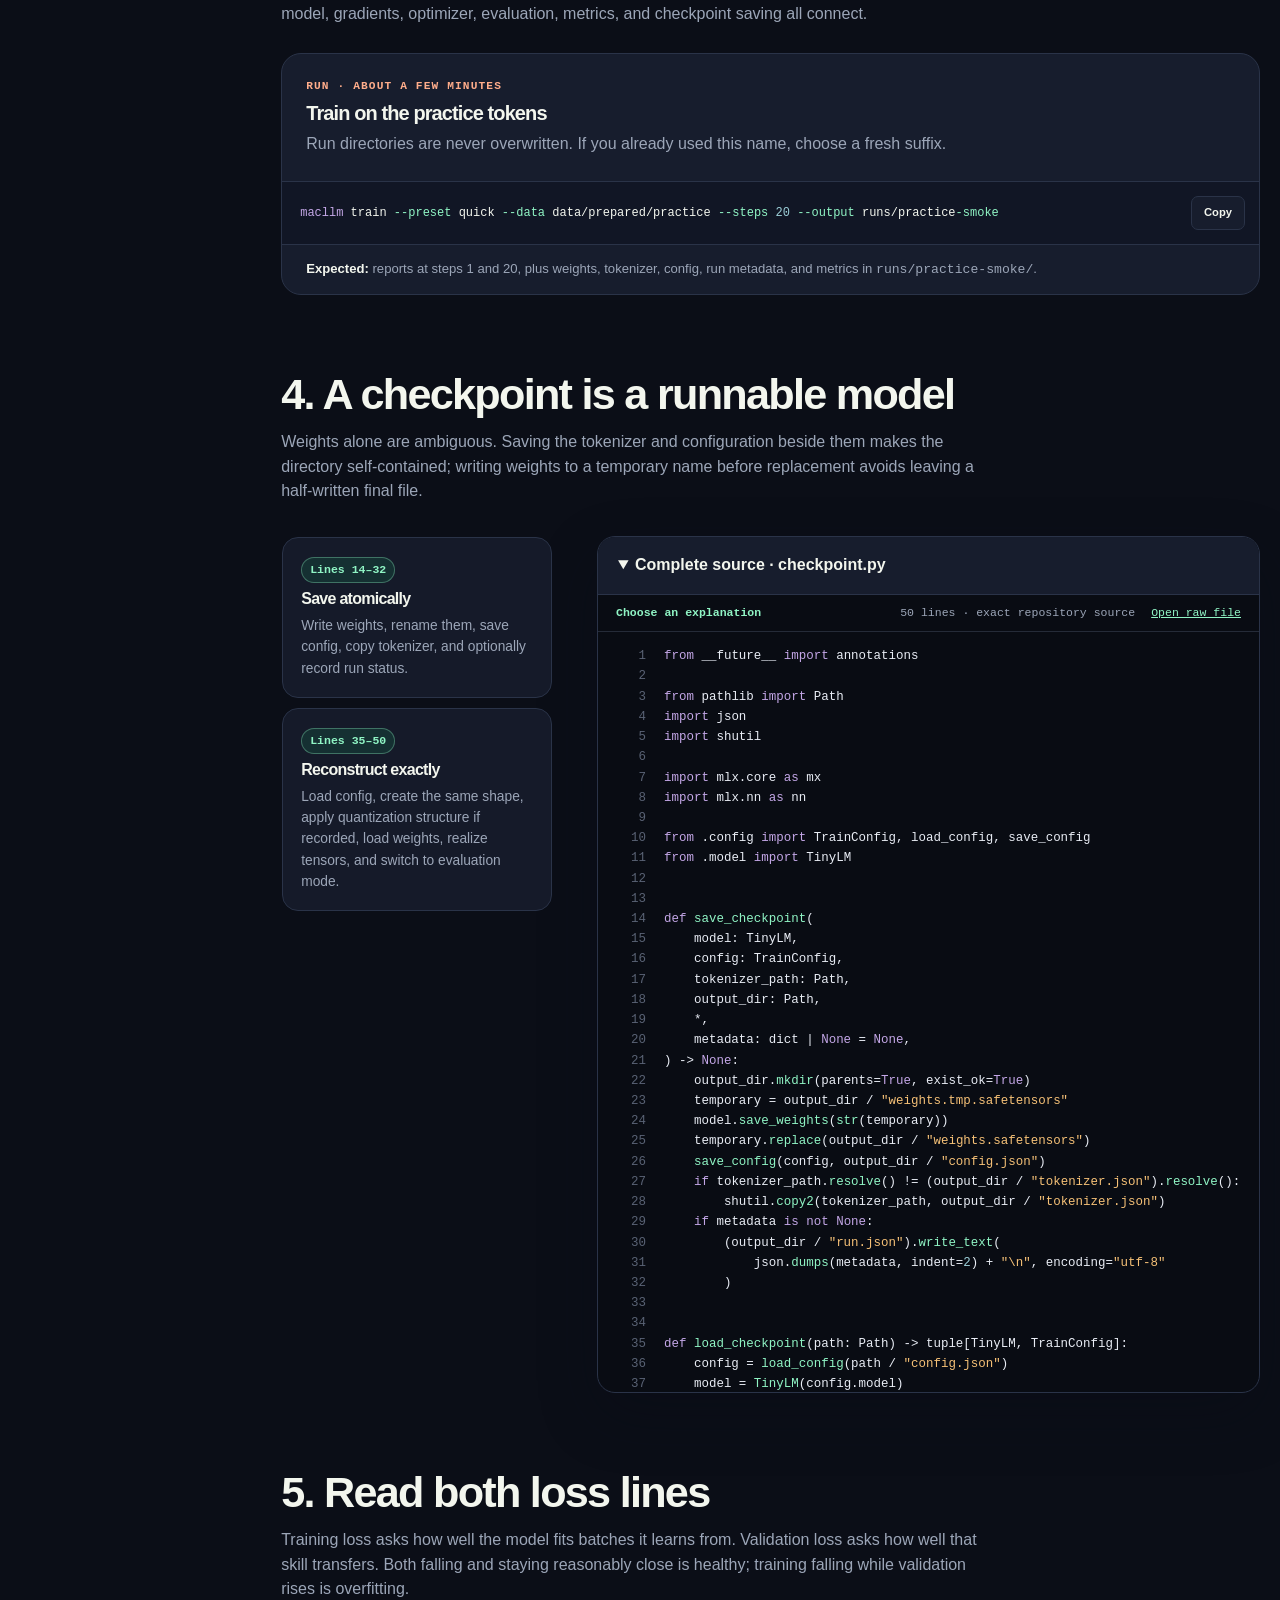
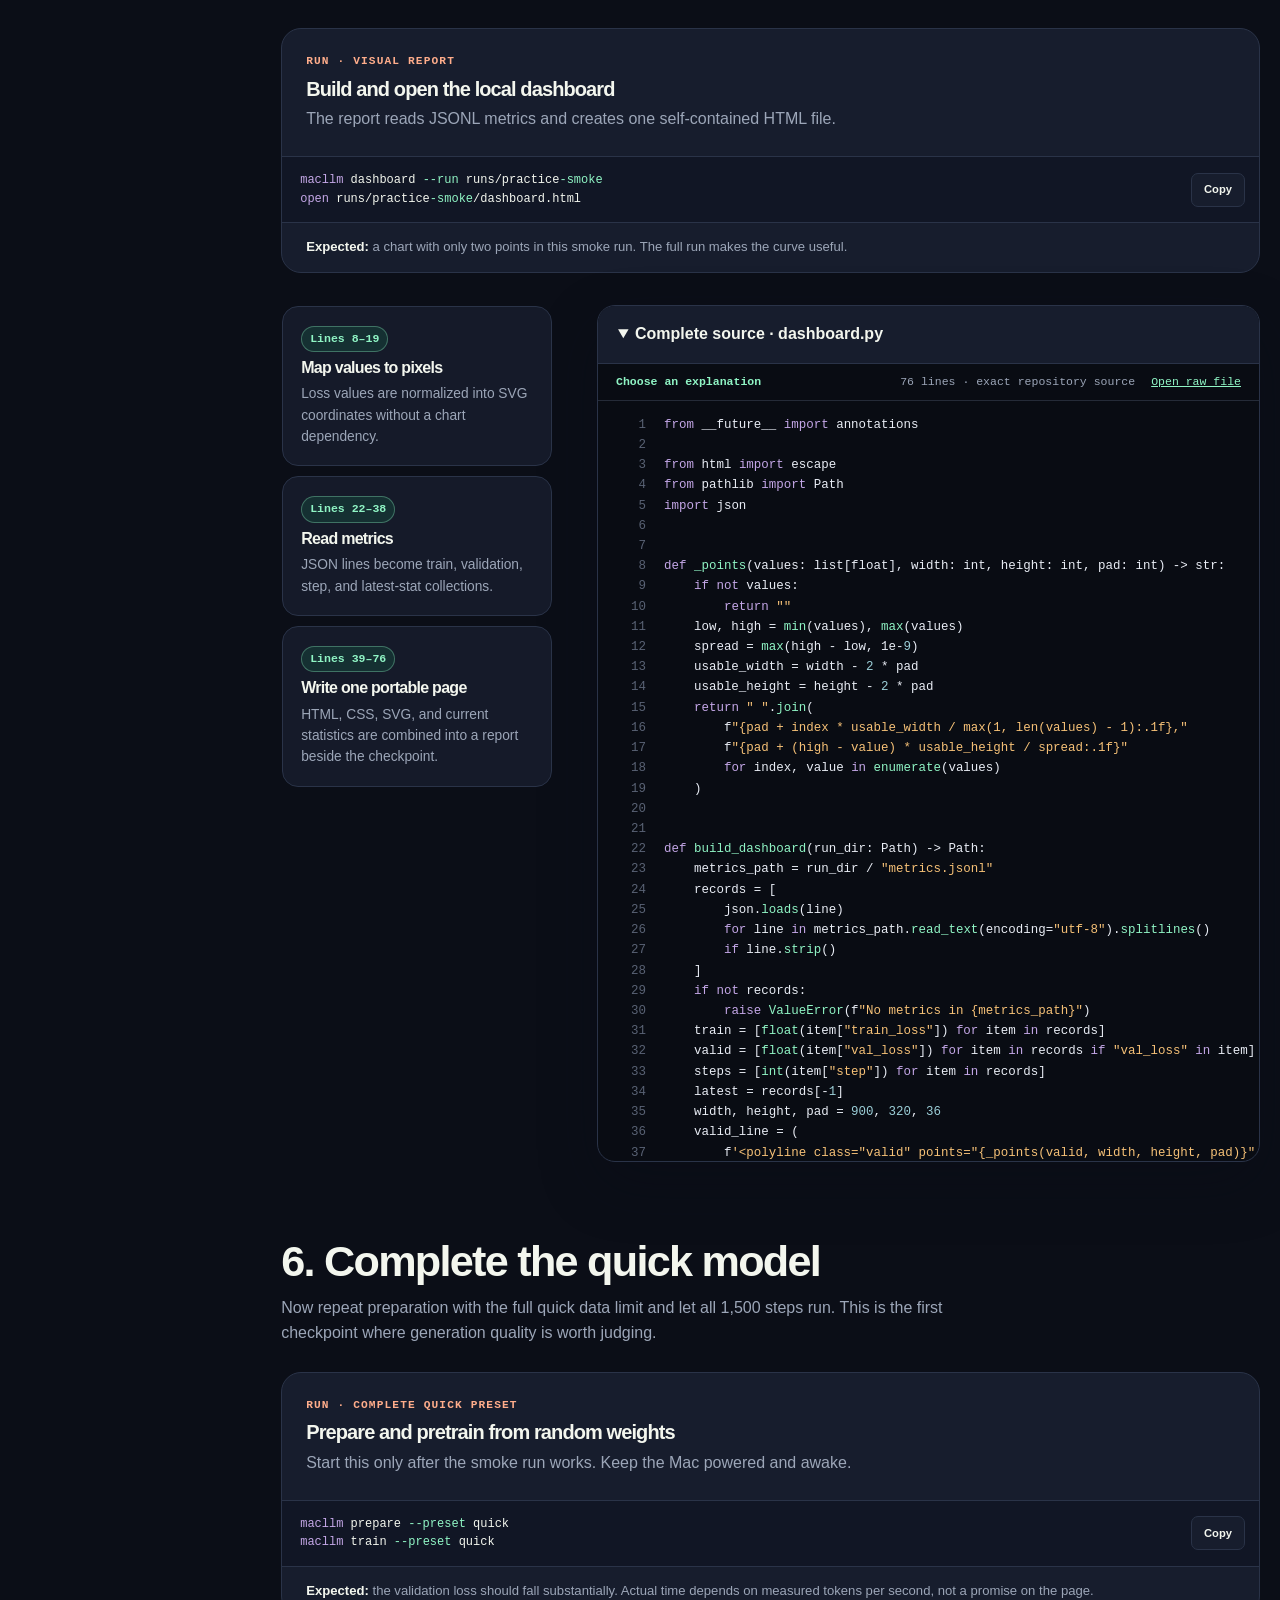
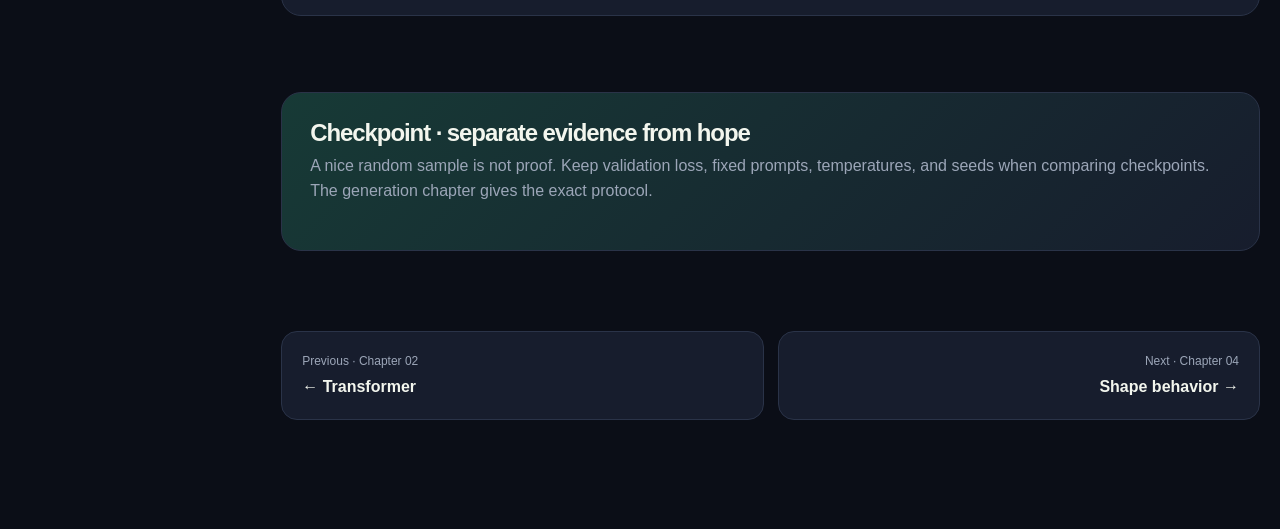
<file: site/chapters/03-training.html>
<!doctype html>
<html lang="en">
  <head><meta charset="utf-8" /><meta name="viewport" content="width=device-width, initial-scale=1" /><meta name="description" content="Understand backpropagation and run the complete MLX language-model pretraining loop." /><title>Backpropagation and pretraining · Mac LLM Lab</title><link rel="icon" href="../favicon.svg" type="image/svg+xml" /><link rel="stylesheet" href="../styles.css" /><script src="../highlight.js" defer></script><script src="../course.js" defer></script><script src="../animations.js" defer></script></head>
  <body class="course-body">
    <div class="reading-progress" id="reading-progress" aria-hidden="true"></div><a class="skip-link" href="#lesson">Skip to the lesson</a>
    <header class="site-header chapter-header"><a class="brand" href="../index.html"><span class="brand-mark" aria-hidden="true"><i></i><i></i><i></i></span><span>Mac LLM Lab</span></a><nav aria-label="Course navigation"><a href="../index.html#vocabulary">Start</a><a aria-current="page" href="01-data.html">Pretrain</a><a href="04-finetune.html">Fine-tune</a><a href="06-generate.html">Run</a></nav><button class="theme-button" id="theme-button" type="button" aria-label="Switch color theme"><span aria-hidden="true">◐</span></button></header>
    <div class="chapter-layout">
      <nav class="chapter-nav" aria-label="Chapters"><p>Course chapters</p><ol><li><a href="00-start.html"><span>00</span>Start here</a></li><li><a href="01-data.html"><span>01</span>Data + tokens</a></li><li><a href="02-model.html"><span>02</span>Transformer</a></li><li><a aria-current="page" href="03-training.html"><span>03</span>Pretrain</a></li><li><a href="04-finetune.html"><span>04</span>Fine-tune</a></li><li><a href="05-quantize.html"><span>05</span>Quantize</a></li><li><a href="06-generate.html"><span>06</span>Generate</a></li><li><a href="07-code-map.html"><span>07</span>Code map</a></li></ol></nav>
      <main class="chapter-main" id="lesson">
        <header class="chapter-hero"><p class="chapter-breadcrumb">Chapter 03 · backpropagation / optimization</p><h1>Let loss reshape the weights.</h1><p class="chapter-lede">Watch one complete training step: tokens flow forward to a prediction and loss; gradients flow backward to every learned weight; AdamW applies small updates; then the loop starts again.</p><div class="lesson-outcomes"><div><strong>Trace</strong><span>forward pass and backpropagation</span></div><div><strong>Run</strong><span>a 20-step smoke training job</span></div><div><strong>Read</strong><span>training beside its explanation</span></div></div></header>

        <section class="lesson-section" id="backprop"><h2>1. Backpropagation connects one error to every weight</h2><p>The loss is one number, but the model may have millions of weights. Backpropagation uses the chain rule: it replays the forward operations in reverse, multiplying local effects together. The result is one gradient per weight. A positive gradient says increasing that weight would increase loss; a negative one says the opposite.</p>
          <article class="learning-visual" data-training-demo data-phase="batch" aria-labelledby="training-demo-title">
            <div class="learning-visual-stage training-visual-stage">
              <div class="demo-stage-heading"><span>Forward pass →</span><strong>One batch. Millions of connected calculations.</strong><span>← Backpropagation</span></div>
              <div class="transformer-flow" role="img" aria-label="A transformer training step from token batch through forward pass, loss, backward gradients, clipping, and weight update">
                <div class="flow-stage" data-flow-stage="batch"><strong>Token pairs</strong><div class="token-pair-grid" aria-hidden="true"><span>41<small>→ 92</small></span><span>92<small>→ 8</small></span><span>8<small>→ 17</small></span></div><code>[batch, time]</code><small>inputs and known answers</small></div>
                <div class="flow-stage" data-flow-stage="embedding"><strong>Embedding vectors</strong><div class="vector-preview" aria-hidden="true"><i style="--v:72%"></i><i style="--v:42%"></i><i style="--v:88%"></i><i style="--v:56%"></i><i style="--v:34%"></i><i style="--v:64%"></i></div><code>[B, T, D]</code><small>learned numbers per token</small></div>
                <div class="flow-stage model-flow-stage" data-flow-stage="blocks"><strong>Transformer blocks × 2</strong><div class="transformer-mini-stack" aria-hidden="true"><div><span>attention</span><em><i></i><i></i><i></i><i></i><i></i><i></i></em></div><div><span>feed-forward</span><em><i></i><i></i><i></i><i></i><i></i><i></i></em></div></div><code>context + neural network</code><small>refine the residual stream</small></div>
                <div class="flow-stage" data-flow-stage="logits"><strong>Vocabulary logits</strong><div class="logit-preview" aria-hidden="true"><span style="--p:76%">17</span><span style="--p:48%">64</span><span style="--p:28%">205</span></div><code>[B, T, vocab]</code><small>one score per token</small></div>
                <div class="flow-stage" data-flow-stage="loss"><strong>Cross-entropy</strong><div class="loss-orbit" aria-hidden="true"><span>2.31</span></div><code>prediction vs target</code><small>one scalar loss</small></div>
                <div class="flow-stage" data-flow-stage="clip"><strong>Clip + AdamW</strong><div class="weight-update-grid" aria-hidden="true"><span>Wq<small>−.002</small></span><span>Wk<small>+.001</small></span><span>Wv<small>−.004</small></span><span>MLP<small>+.003</small></span></div><code>‖grad‖ ≤ 1.0</code><small>update learned weights</small></div>
              </div>
              <div class="gradient-route" aria-hidden="true"><span>activations carry information forward</span><i></i><b>gradients carry responsibility backward</b></div>
            </div>
            <div class="learning-visual-copy"><div><p class="learning-step-label"><span data-step-count>1 / 6</span> · one real training step</p><h3 id="training-demo-title" data-step-title>Make prediction pairs</h3><p data-step-detail aria-live="polite"></p></div><div class="learning-controls" aria-label="Training animation controls"><button type="button" data-step-previous>Previous</button><button type="button" data-step-play aria-pressed="false">Play</button><button type="button" data-step-next>Next step</button></div></div>
          </article>
          <div class="concept-callout"><span class="term">Gradient</span><p>A gradient is not the weight update itself. It is the local slope of loss with respect to one weight. The optimizer combines that slope with learning rate, momentum-like history, and weight decay to decide the actual update.</p></div>
        </section>

        <section class="lesson-section" id="loop"><h2>2. Find the learning steps in real code</h2><p>The implementation adds evaluation, metrics, speed reporting, compilation, and safe checkpoints, but its learning core is still: batch → forward loss → backward gradients → clip → optimizer update → evaluate.</p><div class="concept-callout"><span class="term">Cross-entropy</span><p>For each position, the model assigns probabilities to the vocabulary. Cross-entropy penalizes low probability on the correct next token. Averaging across batch and time gives one scalar loss.</p></div><div class="code-reading-map">
          <article class="code-note"><button data-focus-source="training-source" data-lines="22-32">Lines 22–32</button><h3>Schedule and objective</h3><p>Warmup grows the learning rate gently; cosine decay reduces it later. Cross-entropy compares logits with token targets.</p></article>
          <article class="code-note"><button data-focus-source="training-source" data-lines="35-46">Lines 35–46</button><h3>Closed-book evaluation</h3><p>Validation batches pass through the same loss without optimizer updates, measuring generalization to held-out stories.</p></article>
          <article class="code-note"><button data-focus-source="training-source" data-lines="49-85">Lines 49–85</button><h3>Create the learning state</h3><p>Load tokenizer, seed randomness, initialize weights and AdamW, ask MLX for value plus gradients, then compile the repeated step.</p></article>
          <article class="code-note"><button data-focus-source="training-source" data-lines="87-118">Lines 87–118</button><h3>Repeat updates</h3><p>Random batches flow through the compiled step. Evaluation happens at the first, scheduled, and final updates.</p></article>
          <article class="code-note"><button data-focus-source="training-source" data-lines="119-163">Lines 119–163</button><h3>Measure and recover</h3><p>Metrics record loss, perplexity, throughput, memory, and time. Each report saves a checkpoint; interruption saves the latest model too.</p></article>
        </div><details class="source-viewer" id="training-source" data-python-source="../../src/macllm/training.py" open><summary>Complete source · training.py</summary><div class="source-meta"><span data-source-status>Loading exact repository source…</span><a href="../../src/macllm/training.py">Open raw file</a></div><pre><code aria-label="Complete training.py source"></code></pre></details></section>

        <section class="lesson-section" id="smoke"><h2>3. Watch learning begin</h2><p>Twenty steps are not enough to learn language. That is the point: a smoke run cheaply proves data, model, gradients, optimizer, evaluation, metrics, and checkpoint saving all connect.</p><article class="practice-card"><div class="practice-copy"><p class="practice-label">Run · about a few minutes</p><h3>Train on the practice tokens</h3><p>Run directories are never overwritten. If you already used this name, choose a fresh suffix.</p></div><div class="command-block"><code>macllm train --preset quick --data data/prepared/practice --steps 20 --output runs/practice-smoke</code><button type="button" data-copy="macllm train --preset quick --data data/prepared/practice --steps 20 --output runs/practice-smoke">Copy</button></div><div class="practice-expect"><strong>Expected:</strong> reports at steps 1 and 20, plus weights, tokenizer, config, run metadata, and metrics in <code>runs/practice-smoke/</code>.</div></article></section>

        <section class="lesson-section" id="checkpoint-code"><h2>4. A checkpoint is a runnable model</h2><p>Weights alone are ambiguous. Saving the tokenizer and configuration beside them makes the directory self-contained; writing weights to a temporary name before replacement avoids leaving a half-written final file.</p><div class="code-reading-map"><article class="code-note"><button data-focus-source="checkpoint-source" data-lines="14-32">Lines 14–32</button><h3>Save atomically</h3><p>Write weights, rename them, save config, copy tokenizer, and optionally record run status.</p></article><article class="code-note"><button data-focus-source="checkpoint-source" data-lines="35-50">Lines 35–50</button><h3>Reconstruct exactly</h3><p>Load config, create the same shape, apply quantization structure if recorded, load weights, realize tensors, and switch to evaluation mode.</p></article></div><details class="source-viewer" id="checkpoint-source" data-python-source="../../src/macllm/checkpoint.py"><summary>Complete source · checkpoint.py</summary><div class="source-meta"><span data-source-status>Loading exact repository source…</span><a href="../../src/macllm/checkpoint.py">Open raw file</a></div><pre><code aria-label="Complete checkpoint.py source"></code></pre></details></section>

        <section class="lesson-section" id="dashboard"><h2>5. Read both loss lines</h2><p>Training loss asks how well the model fits batches it learns from. Validation loss asks how well that skill transfers. Both falling and staying reasonably close is healthy; training falling while validation rises is overfitting.</p><article class="practice-card"><div class="practice-copy"><p class="practice-label">Run · visual report</p><h3>Build and open the local dashboard</h3><p>The report reads JSONL metrics and creates one self-contained HTML file.</p></div><div class="command-block"><code>macllm dashboard --run runs/practice-smoke<br />open runs/practice-smoke/dashboard.html</code><button type="button" data-copy="macllm dashboard --run runs/practice-smoke&#10;open runs/practice-smoke/dashboard.html">Copy</button></div><div class="practice-expect"><strong>Expected:</strong> a chart with only two points in this smoke run. The full run makes the curve useful.</div></article><div class="code-reading-map"><article class="code-note"><button data-focus-source="dashboard-source" data-lines="8-19">Lines 8–19</button><h3>Map values to pixels</h3><p>Loss values are normalized into SVG coordinates without a chart dependency.</p></article><article class="code-note"><button data-focus-source="dashboard-source" data-lines="22-38">Lines 22–38</button><h3>Read metrics</h3><p>JSON lines become train, validation, step, and latest-stat collections.</p></article><article class="code-note"><button data-focus-source="dashboard-source" data-lines="39-76">Lines 39–76</button><h3>Write one portable page</h3><p>HTML, CSS, SVG, and current statistics are combined into a report beside the checkpoint.</p></article></div><details class="source-viewer" id="dashboard-source" data-python-source="../../src/macllm/dashboard.py"><summary>Complete source · dashboard.py</summary><div class="source-meta"><span data-source-status>Loading exact repository source…</span><a href="../../src/macllm/dashboard.py">Open raw file</a></div><pre><code aria-label="Complete dashboard.py source"></code></pre></details></section>

        <section class="lesson-section" id="full-run"><h2>6. Complete the quick model</h2><p>Now repeat preparation with the full quick data limit and let all 1,500 steps run. This is the first checkpoint where generation quality is worth judging.</p><article class="practice-card"><div class="practice-copy"><p class="practice-label">Run · complete quick preset</p><h3>Prepare and pretrain from random weights</h3><p>Start this only after the smoke run works. Keep the Mac powered and awake.</p></div><div class="command-block"><code>macllm prepare --preset quick<br />macllm train --preset quick</code><button type="button" data-copy="macllm prepare --preset quick&#10;macllm train --preset quick">Copy</button></div><div class="practice-expect"><strong>Expected:</strong> the validation loss should fall substantially. Actual time depends on measured tokens per second, not a promise on the page.</div></article></section>

        <aside class="checkpoint-card"><h2>Checkpoint · separate evidence from hope</h2><p>A nice random sample is not proof. Keep validation loss, fixed prompts, temperatures, and seeds when comparing checkpoints. The generation chapter gives the exact protocol.</p></aside>
        <nav class="chapter-pager" aria-label="Previous and next chapter"><a href="02-model.html"><span>Previous · Chapter 02</span><strong>← Transformer</strong></a><a href="04-finetune.html"><span>Next · Chapter 04</span><strong>Shape behavior →</strong></a></nav>
      </main>
    </div>
  </body>
</html>
</file>
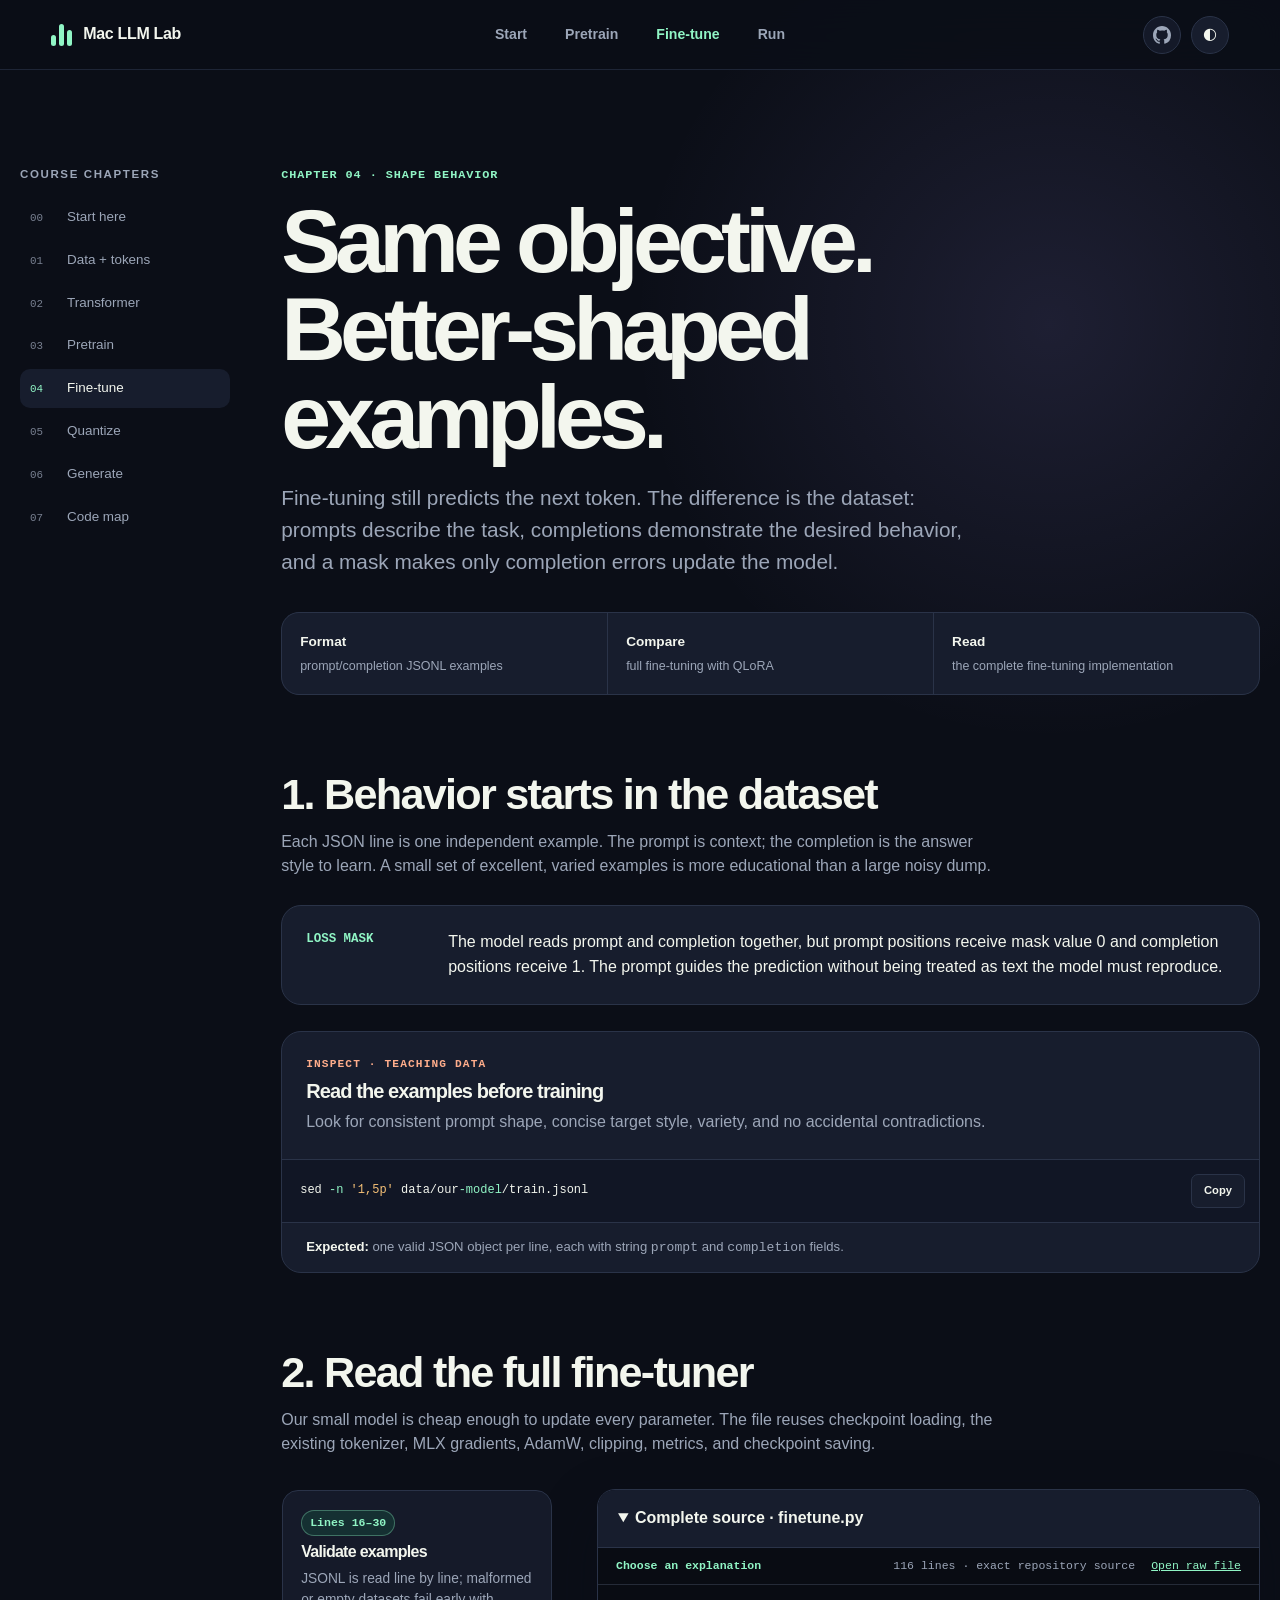
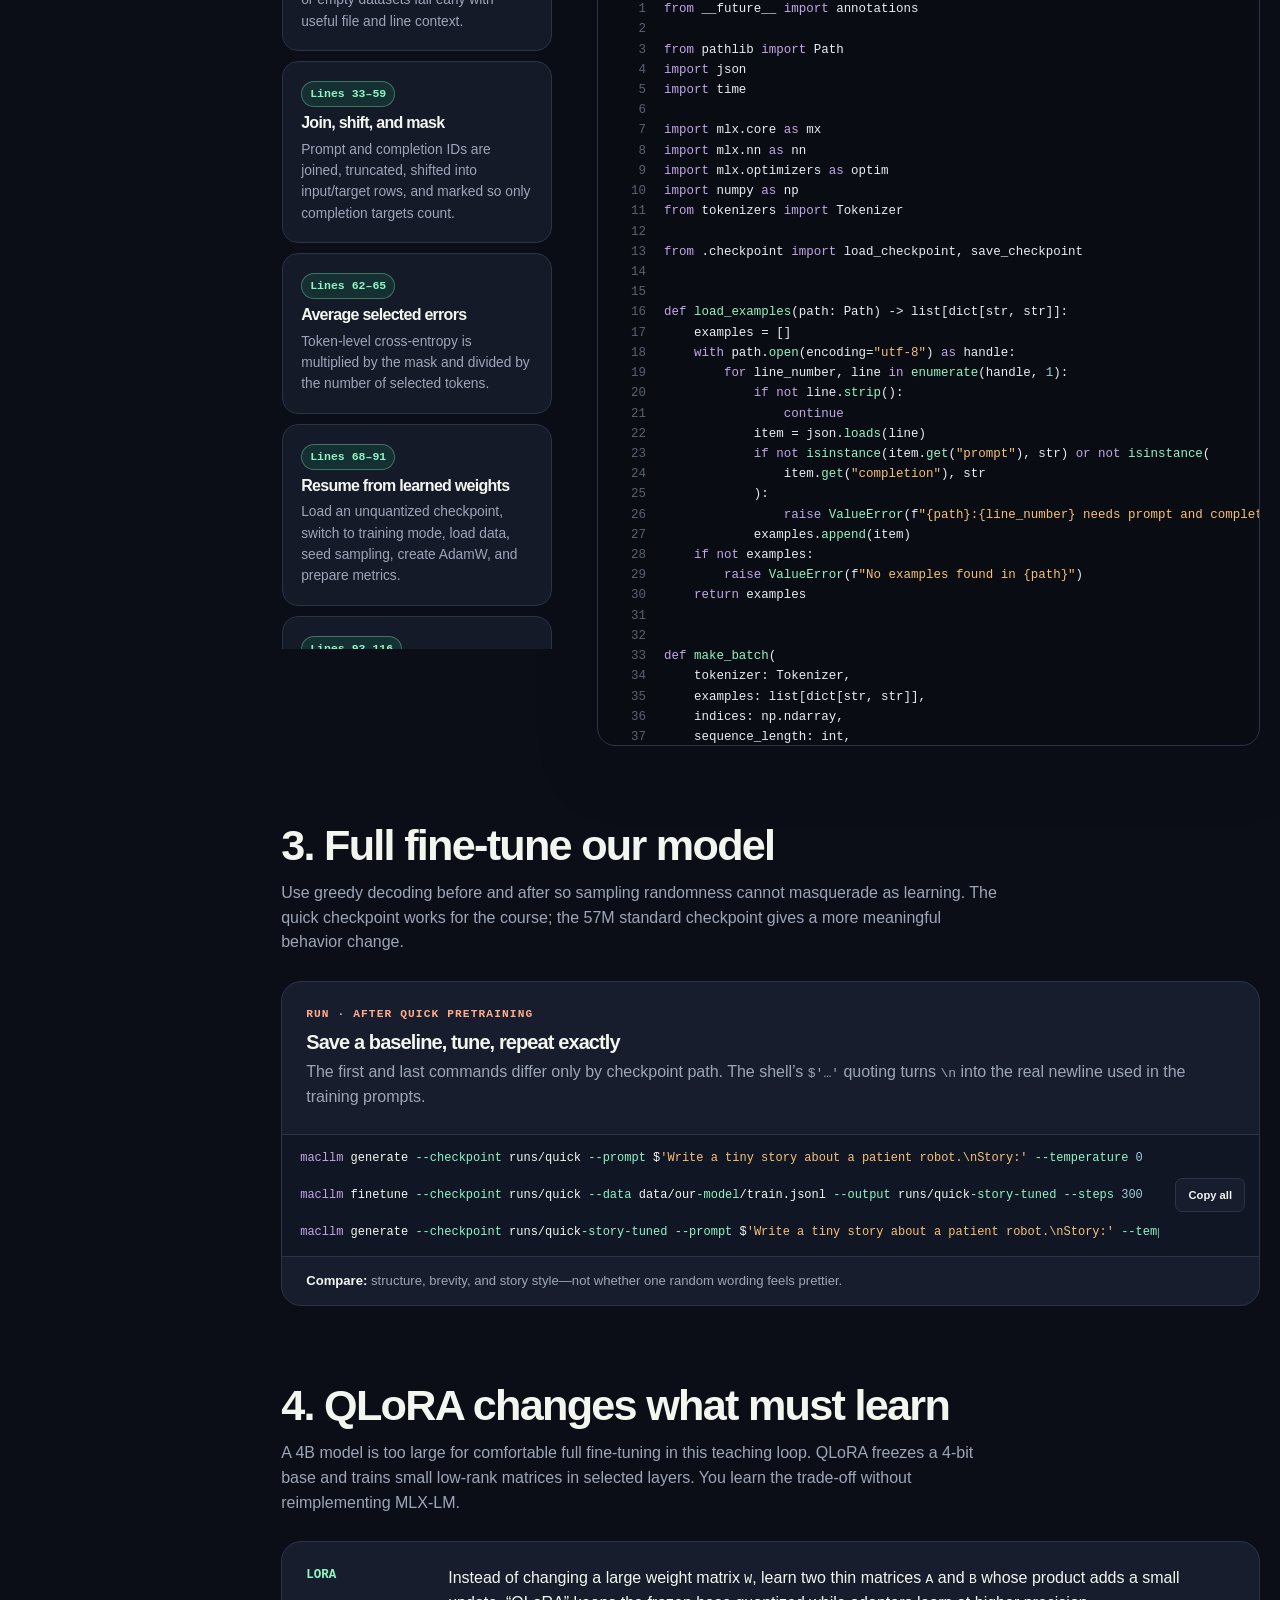
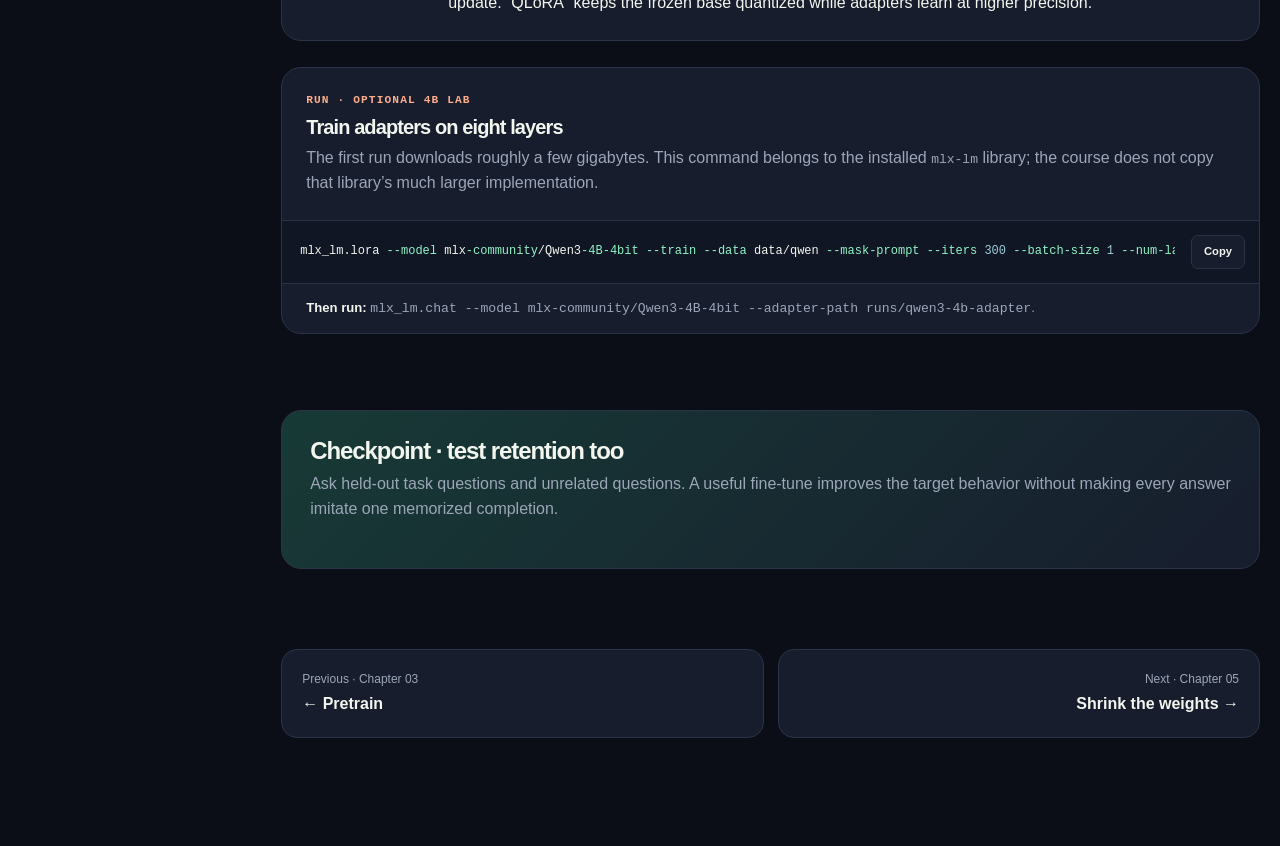
<file: site/chapters/04-finetune.html>
<!doctype html>
<html lang="en">
  <head><meta charset="utf-8" /><meta name="viewport" content="width=device-width, initial-scale=1" /><meta name="description" content="Learn full fine-tuning and QLoRA by shaping prompt-completion data." /><title>Fine-tuning · Mac LLM Lab</title><link rel="icon" href="../favicon.svg" type="image/svg+xml" /><link rel="stylesheet" href="../styles.css" /><script src="../highlight.js" defer></script><script src="../course.js" defer></script></head>
  <body class="course-body">
    <div class="reading-progress" id="reading-progress" aria-hidden="true"></div><a class="skip-link" href="#lesson">Skip to the lesson</a>
    <header class="site-header chapter-header"><a class="brand" href="../index.html"><span class="brand-mark" aria-hidden="true"><i></i><i></i><i></i></span><span>Mac LLM Lab</span></a><nav aria-label="Course navigation"><a href="../index.html#vocabulary">Start</a><a href="01-data.html">Pretrain</a><a aria-current="page" href="04-finetune.html">Fine-tune</a><a href="06-generate.html">Run</a></nav><button class="theme-button" id="theme-button" type="button" aria-label="Switch color theme"><span aria-hidden="true">◐</span></button></header>
    <div class="chapter-layout">
      <nav class="chapter-nav" aria-label="Chapters"><p>Course chapters</p><ol><li><a href="00-start.html"><span>00</span>Start here</a></li><li><a href="01-data.html"><span>01</span>Data + tokens</a></li><li><a href="02-model.html"><span>02</span>Transformer</a></li><li><a href="03-training.html"><span>03</span>Pretrain</a></li><li><a aria-current="page" href="04-finetune.html"><span>04</span>Fine-tune</a></li><li><a href="05-quantize.html"><span>05</span>Quantize</a></li><li><a href="06-generate.html"><span>06</span>Generate</a></li><li><a href="07-code-map.html"><span>07</span>Code map</a></li></ol></nav>
      <main class="chapter-main" id="lesson">
        <header class="chapter-hero"><p class="chapter-breadcrumb">Chapter 04 · shape behavior</p><h1>Same objective. Better-shaped examples.</h1><p class="chapter-lede">Fine-tuning still predicts the next token. The difference is the dataset: prompts describe the task, completions demonstrate the desired behavior, and a mask makes only completion errors update the model.</p><div class="lesson-outcomes"><div><strong>Format</strong><span>prompt/completion JSONL examples</span></div><div><strong>Compare</strong><span>full fine-tuning with QLoRA</span></div><div><strong>Read</strong><span>the complete fine-tuning implementation</span></div></div></header>

        <section class="lesson-section" id="data"><h2>1. Behavior starts in the dataset</h2><p>Each JSON line is one independent example. The prompt is context; the completion is the answer style to learn. A small set of excellent, varied examples is more educational than a large noisy dump.</p><div class="concept-callout"><span class="term">Loss mask</span><p>The model reads prompt and completion together, but prompt positions receive mask value 0 and completion positions receive 1. The prompt guides the prediction without being treated as text the model must reproduce.</p></div><article class="practice-card"><div class="practice-copy"><p class="practice-label">Inspect · teaching data</p><h3>Read the examples before training</h3><p>Look for consistent prompt shape, concise target style, variety, and no accidental contradictions.</p></div><div class="command-block"><code>sed -n '1,5p' data/our-model/train.jsonl</code><button type="button" data-copy="sed -n '1,5p' data/our-model/train.jsonl">Copy</button></div><div class="practice-expect"><strong>Expected:</strong> one valid JSON object per line, each with string <code>prompt</code> and <code>completion</code> fields.</div></article></section>

        <section class="lesson-section" id="code"><h2>2. Read the full fine-tuner</h2><p>Our small model is cheap enough to update every parameter. The file reuses checkpoint loading, the existing tokenizer, MLX gradients, AdamW, clipping, metrics, and checkpoint saving.</p><div class="code-reading-map">
          <article class="code-note"><button data-focus-source="finetune-source" data-lines="16-30">Lines 16–30</button><h3>Validate examples</h3><p>JSONL is read line by line; malformed or empty datasets fail early with useful file and line context.</p></article>
          <article class="code-note"><button data-focus-source="finetune-source" data-lines="33-59">Lines 33–59</button><h3>Join, shift, and mask</h3><p>Prompt and completion IDs are joined, truncated, shifted into input/target rows, and marked so only completion targets count.</p></article>
          <article class="code-note"><button data-focus-source="finetune-source" data-lines="62-65">Lines 62–65</button><h3>Average selected errors</h3><p>Token-level cross-entropy is multiplied by the mask and divided by the number of selected tokens.</p></article>
          <article class="code-note"><button data-focus-source="finetune-source" data-lines="68-91">Lines 68–91</button><h3>Resume from learned weights</h3><p>Load an unquantized checkpoint, switch to training mode, load data, seed sampling, create AdamW, and prepare metrics.</p></article>
          <article class="code-note"><button data-focus-source="finetune-source" data-lines="93-116">Lines 93–116</button><h3>Update and save</h3><p>Sample examples, compute masked loss and gradients, clip, update, report, then save a complete derived checkpoint.</p></article>
        </div><details class="source-viewer" id="finetune-source" data-python-source="../../src/macllm/finetune.py" open><summary>Complete source · finetune.py</summary><div class="source-meta"><span data-source-status>Loading exact repository source…</span><a href="../../src/macllm/finetune.py">Open raw file</a></div><pre><code aria-label="Complete finetune.py source"></code></pre></details></section>

        <section class="lesson-section" id="run-full"><h2>3. Full fine-tune our model</h2><p>Use greedy decoding before and after so sampling randomness cannot masquerade as learning. The quick checkpoint works for the course; the 57M standard checkpoint gives a more meaningful behavior change.</p><article class="practice-card"><div class="practice-copy"><p class="practice-label">Run · after quick pretraining</p><h3>Save a baseline, tune, repeat exactly</h3><p>The first and last commands differ only by checkpoint path. The shell’s <code>$'…'</code> quoting turns <code>\n</code> into the real newline used in the training prompts.</p></div><div class="command-block"><code>macllm generate --checkpoint runs/quick --prompt $'Write a tiny story about a patient robot.&#92;nStory:' --temperature 0<br /><br />macllm finetune --checkpoint runs/quick --data data/our-model/train.jsonl --output runs/quick-story-tuned --steps 300<br /><br />macllm generate --checkpoint runs/quick-story-tuned --prompt $'Write a tiny story about a patient robot.&#92;nStory:' --temperature 0</code><button type="button" data-copy="macllm generate --checkpoint runs/quick --prompt $'Write a tiny story about a patient robot.\nStory:' --temperature 0&#10;macllm finetune --checkpoint runs/quick --data data/our-model/train.jsonl --output runs/quick-story-tuned --steps 300&#10;macllm generate --checkpoint runs/quick-story-tuned --prompt $'Write a tiny story about a patient robot.\nStory:' --temperature 0">Copy all</button></div><div class="practice-expect"><strong>Compare:</strong> structure, brevity, and story style—not whether one random wording feels prettier.</div></article></section>

        <section class="lesson-section" id="qlora"><h2>4. QLoRA changes what must learn</h2><p>A 4B model is too large for comfortable full fine-tuning in this teaching loop. QLoRA freezes a 4-bit base and trains small low-rank matrices in selected layers. You learn the trade-off without reimplementing MLX-LM.</p><div class="concept-callout"><span class="term">LoRA</span><p>Instead of changing a large weight matrix <code>W</code>, learn two thin matrices <code>A</code> and <code>B</code> whose product adds a small update. “QLoRA” keeps the frozen base quantized while adapters learn at higher precision.</p></div><article class="practice-card"><div class="practice-copy"><p class="practice-label">Run · optional 4B lab</p><h3>Train adapters on eight layers</h3><p>The first run downloads roughly a few gigabytes. This command belongs to the installed <code>mlx-lm</code> library; the course does not copy that library’s much larger implementation.</p></div><div class="command-block"><code>mlx_lm.lora --model mlx-community/Qwen3-4B-4bit --train --data data/qwen --mask-prompt --iters 300 --batch-size 1 --num-layers 8 --max-seq-length 1024 --grad-checkpoint --adapter-path runs/qwen3-4b-adapter</code><button type="button" data-copy="mlx_lm.lora --model mlx-community/Qwen3-4B-4bit --train --data data/qwen --mask-prompt --iters 300 --batch-size 1 --num-layers 8 --max-seq-length 1024 --grad-checkpoint --adapter-path runs/qwen3-4b-adapter">Copy</button></div><div class="practice-expect"><strong>Then run:</strong> <code>mlx_lm.chat --model mlx-community/Qwen3-4B-4bit --adapter-path runs/qwen3-4b-adapter</code>.</div></article></section>

        <aside class="checkpoint-card"><h2>Checkpoint · test retention too</h2><p>Ask held-out task questions and unrelated questions. A useful fine-tune improves the target behavior without making every answer imitate one memorized completion.</p></aside>
        <nav class="chapter-pager" aria-label="Previous and next chapter"><a href="03-training.html"><span>Previous · Chapter 03</span><strong>← Pretrain</strong></a><a href="05-quantize.html"><span>Next · Chapter 05</span><strong>Shrink the weights →</strong></a></nav>
      </main>
    </div>
  </body>
</html>
</file>
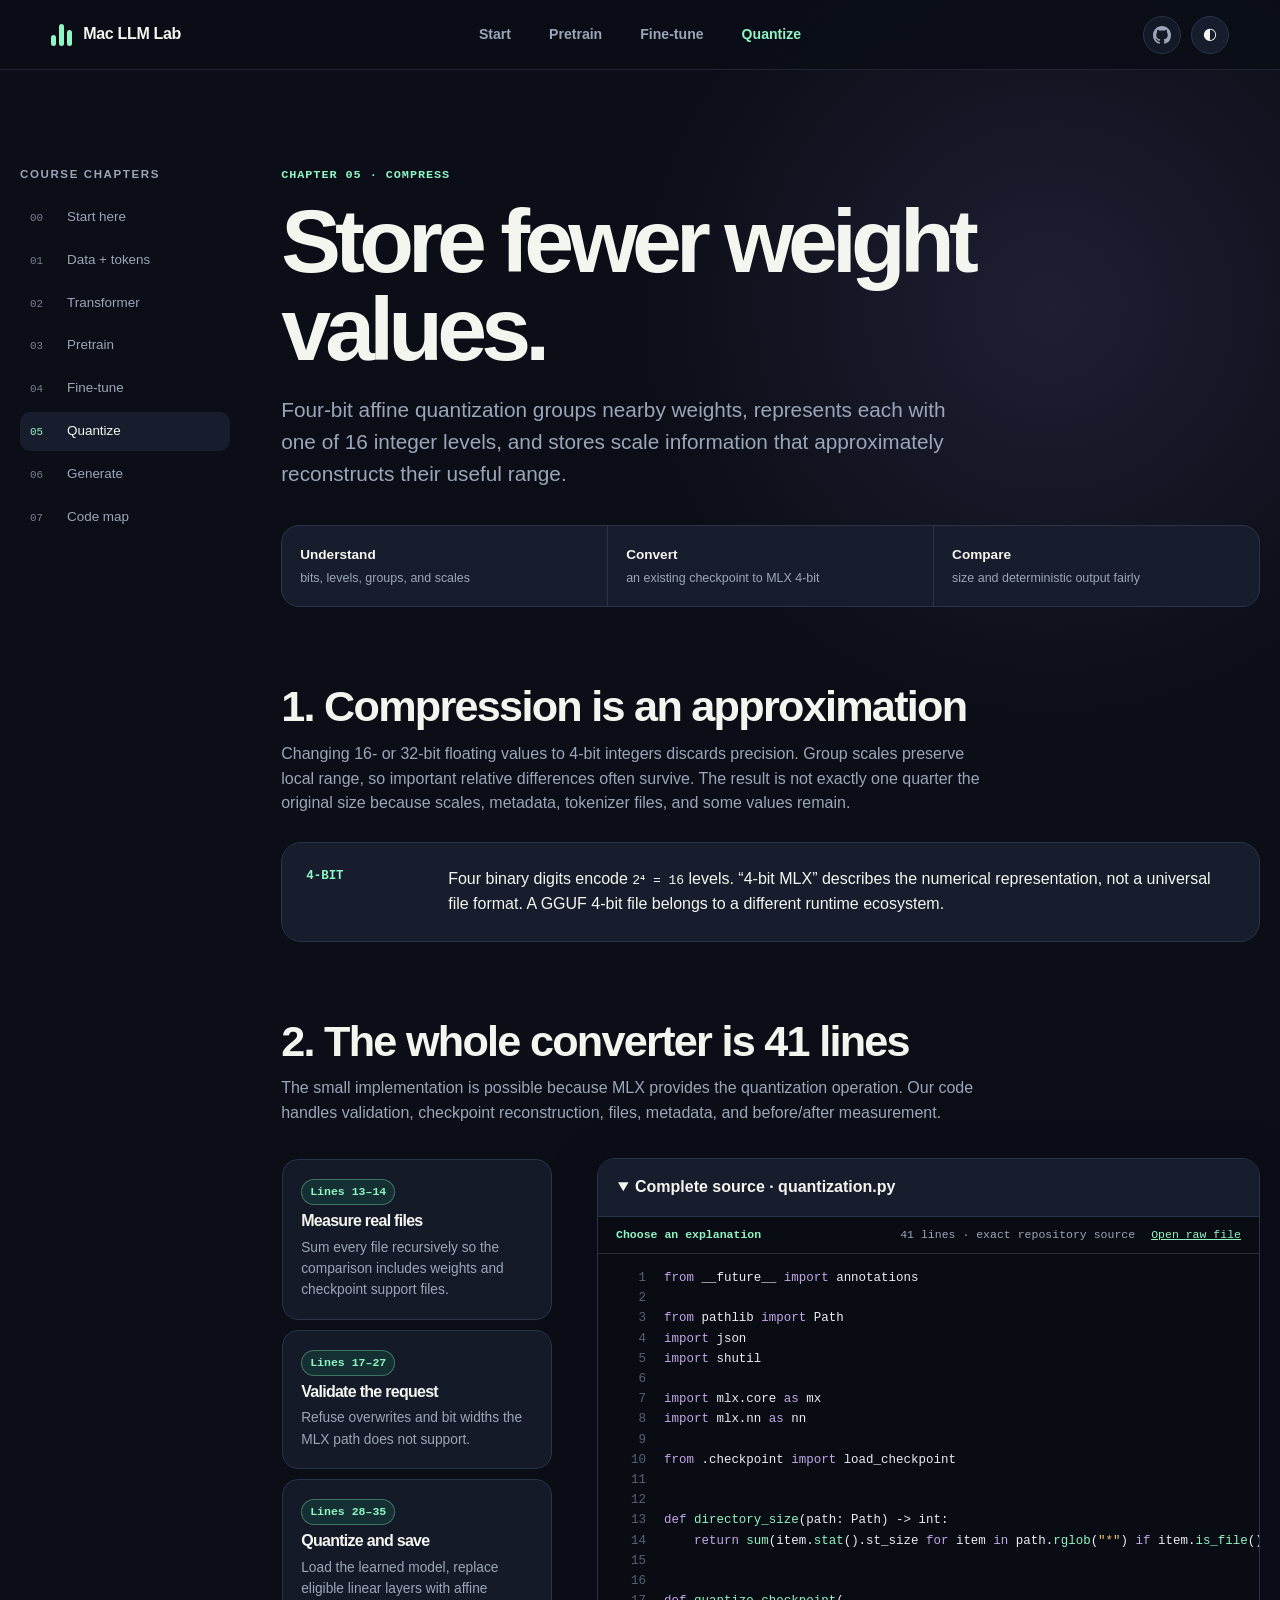
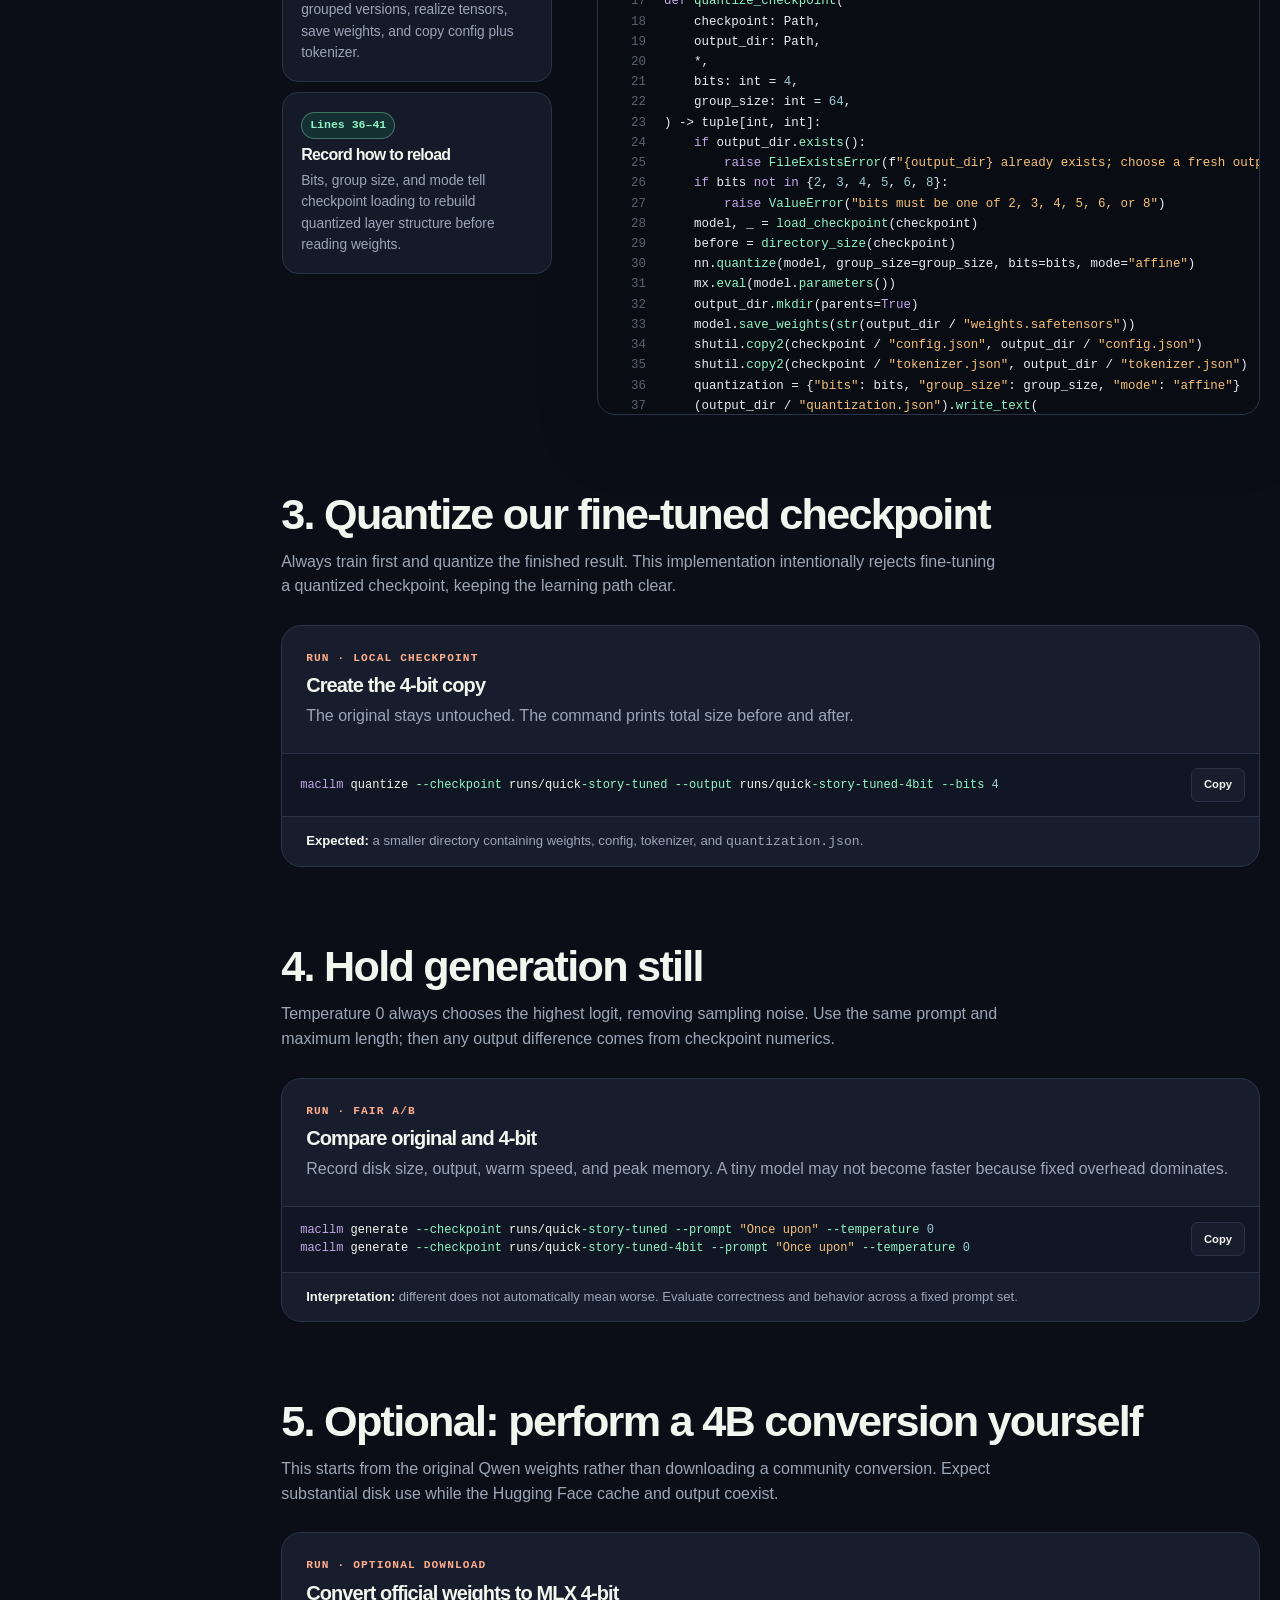
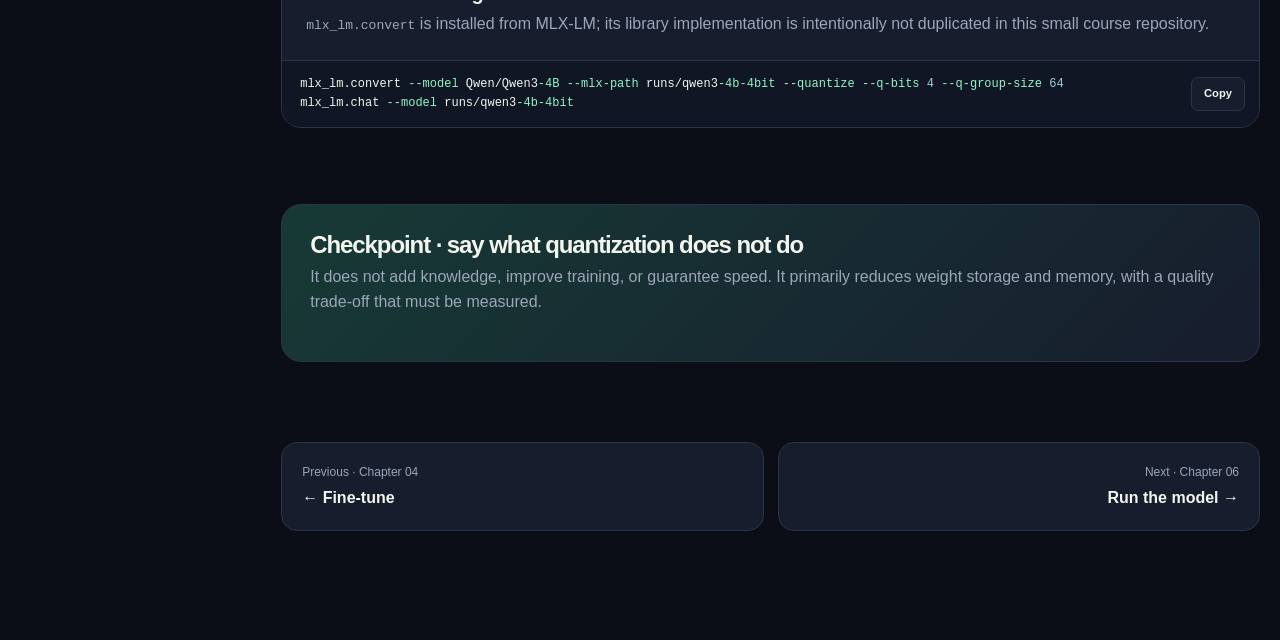
<file: site/chapters/05-quantize.html>
<!doctype html>
<html lang="en">
  <head><meta charset="utf-8" /><meta name="viewport" content="width=device-width, initial-scale=1" /><meta name="description" content="Understand 4-bit affine quantization and compare checkpoints fairly." /><title>Quantization · Mac LLM Lab</title><link rel="icon" href="../favicon.svg" type="image/svg+xml" /><link rel="stylesheet" href="../styles.css" /><script src="../highlight.js" defer></script><script src="../course.js" defer></script></head>
  <body class="course-body">
    <div class="reading-progress" id="reading-progress" aria-hidden="true"></div><a class="skip-link" href="#lesson">Skip to the lesson</a>
    <header class="site-header chapter-header"><a class="brand" href="../index.html"><span class="brand-mark" aria-hidden="true"><i></i><i></i><i></i></span><span>Mac LLM Lab</span></a><nav aria-label="Course navigation"><a href="../index.html#vocabulary">Start</a><a href="01-data.html">Pretrain</a><a href="04-finetune.html">Fine-tune</a><a aria-current="page" href="05-quantize.html">Quantize</a></nav><button class="theme-button" id="theme-button" type="button" aria-label="Switch color theme"><span aria-hidden="true">◐</span></button></header>
    <div class="chapter-layout">
      <nav class="chapter-nav" aria-label="Chapters"><p>Course chapters</p><ol><li><a href="00-start.html"><span>00</span>Start here</a></li><li><a href="01-data.html"><span>01</span>Data + tokens</a></li><li><a href="02-model.html"><span>02</span>Transformer</a></li><li><a href="03-training.html"><span>03</span>Pretrain</a></li><li><a href="04-finetune.html"><span>04</span>Fine-tune</a></li><li><a aria-current="page" href="05-quantize.html"><span>05</span>Quantize</a></li><li><a href="06-generate.html"><span>06</span>Generate</a></li><li><a href="07-code-map.html"><span>07</span>Code map</a></li></ol></nav>
      <main class="chapter-main" id="lesson">
        <header class="chapter-hero"><p class="chapter-breadcrumb">Chapter 05 · compress</p><h1>Store fewer weight values.</h1><p class="chapter-lede">Four-bit affine quantization groups nearby weights, represents each with one of 16 integer levels, and stores scale information that approximately reconstructs their useful range.</p><div class="lesson-outcomes"><div><strong>Understand</strong><span>bits, levels, groups, and scales</span></div><div><strong>Convert</strong><span>an existing checkpoint to MLX 4-bit</span></div><div><strong>Compare</strong><span>size and deterministic output fairly</span></div></div></header>

        <section class="lesson-section" id="idea"><h2>1. Compression is an approximation</h2><p>Changing 16- or 32-bit floating values to 4-bit integers discards precision. Group scales preserve local range, so important relative differences often survive. The result is not exactly one quarter the original size because scales, metadata, tokenizer files, and some values remain.</p><div class="concept-callout"><span class="term">4-bit</span><p>Four binary digits encode <code>2⁴ = 16</code> levels. “4-bit MLX” describes the numerical representation, not a universal file format. A GGUF 4-bit file belongs to a different runtime ecosystem.</p></div></section>

        <section class="lesson-section" id="code"><h2>2. The whole converter is 41 lines</h2><p>The small implementation is possible because MLX provides the quantization operation. Our code handles validation, checkpoint reconstruction, files, metadata, and before/after measurement.</p><div class="code-reading-map">
          <article class="code-note"><button data-focus-source="quant-source" data-lines="13-14">Lines 13–14</button><h3>Measure real files</h3><p>Sum every file recursively so the comparison includes weights and checkpoint support files.</p></article>
          <article class="code-note"><button data-focus-source="quant-source" data-lines="17-27">Lines 17–27</button><h3>Validate the request</h3><p>Refuse overwrites and bit widths the MLX path does not support.</p></article>
          <article class="code-note"><button data-focus-source="quant-source" data-lines="28-35">Lines 28–35</button><h3>Quantize and save</h3><p>Load the learned model, replace eligible linear layers with affine grouped versions, realize tensors, save weights, and copy config plus tokenizer.</p></article>
          <article class="code-note"><button data-focus-source="quant-source" data-lines="36-41">Lines 36–41</button><h3>Record how to reload</h3><p>Bits, group size, and mode tell checkpoint loading to rebuild quantized layer structure before reading weights.</p></article>
        </div><details class="source-viewer" id="quant-source" data-python-source="../../src/macllm/quantization.py" open><summary>Complete source · quantization.py</summary><div class="source-meta"><span data-source-status>Loading exact repository source…</span><a href="../../src/macllm/quantization.py">Open raw file</a></div><pre><code aria-label="Complete quantization.py source"></code></pre></details></section>

        <section class="lesson-section" id="run"><h2>3. Quantize our fine-tuned checkpoint</h2><p>Always train first and quantize the finished result. This implementation intentionally rejects fine-tuning a quantized checkpoint, keeping the learning path clear.</p><article class="practice-card"><div class="practice-copy"><p class="practice-label">Run · local checkpoint</p><h3>Create the 4-bit copy</h3><p>The original stays untouched. The command prints total size before and after.</p></div><div class="command-block"><code>macllm quantize --checkpoint runs/quick-story-tuned --output runs/quick-story-tuned-4bit --bits 4</code><button type="button" data-copy="macllm quantize --checkpoint runs/quick-story-tuned --output runs/quick-story-tuned-4bit --bits 4">Copy</button></div><div class="practice-expect"><strong>Expected:</strong> a smaller directory containing weights, config, tokenizer, and <code>quantization.json</code>.</div></article></section>

        <section class="lesson-section" id="compare"><h2>4. Hold generation still</h2><p>Temperature 0 always chooses the highest logit, removing sampling noise. Use the same prompt and maximum length; then any output difference comes from checkpoint numerics.</p><article class="practice-card"><div class="practice-copy"><p class="practice-label">Run · fair A/B</p><h3>Compare original and 4-bit</h3><p>Record disk size, output, warm speed, and peak memory. A tiny model may not become faster because fixed overhead dominates.</p></div><div class="command-block"><code>macllm generate --checkpoint runs/quick-story-tuned --prompt "Once upon" --temperature 0<br />macllm generate --checkpoint runs/quick-story-tuned-4bit --prompt "Once upon" --temperature 0</code><button type="button" data-copy="macllm generate --checkpoint runs/quick-story-tuned --prompt &quot;Once upon&quot; --temperature 0&#10;macllm generate --checkpoint runs/quick-story-tuned-4bit --prompt &quot;Once upon&quot; --temperature 0">Copy</button></div><div class="practice-expect"><strong>Interpretation:</strong> different does not automatically mean worse. Evaluate correctness and behavior across a fixed prompt set.</div></article></section>

        <section class="lesson-section" id="qwen"><h2>5. Optional: perform a 4B conversion yourself</h2><p>This starts from the original Qwen weights rather than downloading a community conversion. Expect substantial disk use while the Hugging Face cache and output coexist.</p><article class="practice-card"><div class="practice-copy"><p class="practice-label">Run · optional download</p><h3>Convert official weights to MLX 4-bit</h3><p><code>mlx_lm.convert</code> is installed from MLX-LM; its library implementation is intentionally not duplicated in this small course repository.</p></div><div class="command-block"><code>mlx_lm.convert --model Qwen/Qwen3-4B --mlx-path runs/qwen3-4b-4bit --quantize --q-bits 4 --q-group-size 64<br />mlx_lm.chat --model runs/qwen3-4b-4bit</code><button type="button" data-copy="mlx_lm.convert --model Qwen/Qwen3-4B --mlx-path runs/qwen3-4b-4bit --quantize --q-bits 4 --q-group-size 64&#10;mlx_lm.chat --model runs/qwen3-4b-4bit">Copy</button></div></article></section>

        <aside class="checkpoint-card"><h2>Checkpoint · say what quantization does not do</h2><p>It does not add knowledge, improve training, or guarantee speed. It primarily reduces weight storage and memory, with a quality trade-off that must be measured.</p></aside>
        <nav class="chapter-pager" aria-label="Previous and next chapter"><a href="04-finetune.html"><span>Previous · Chapter 04</span><strong>← Fine-tune</strong></a><a href="06-generate.html"><span>Next · Chapter 06</span><strong>Run the model →</strong></a></nav>
      </main>
    </div>
  </body>
</html>
</file>
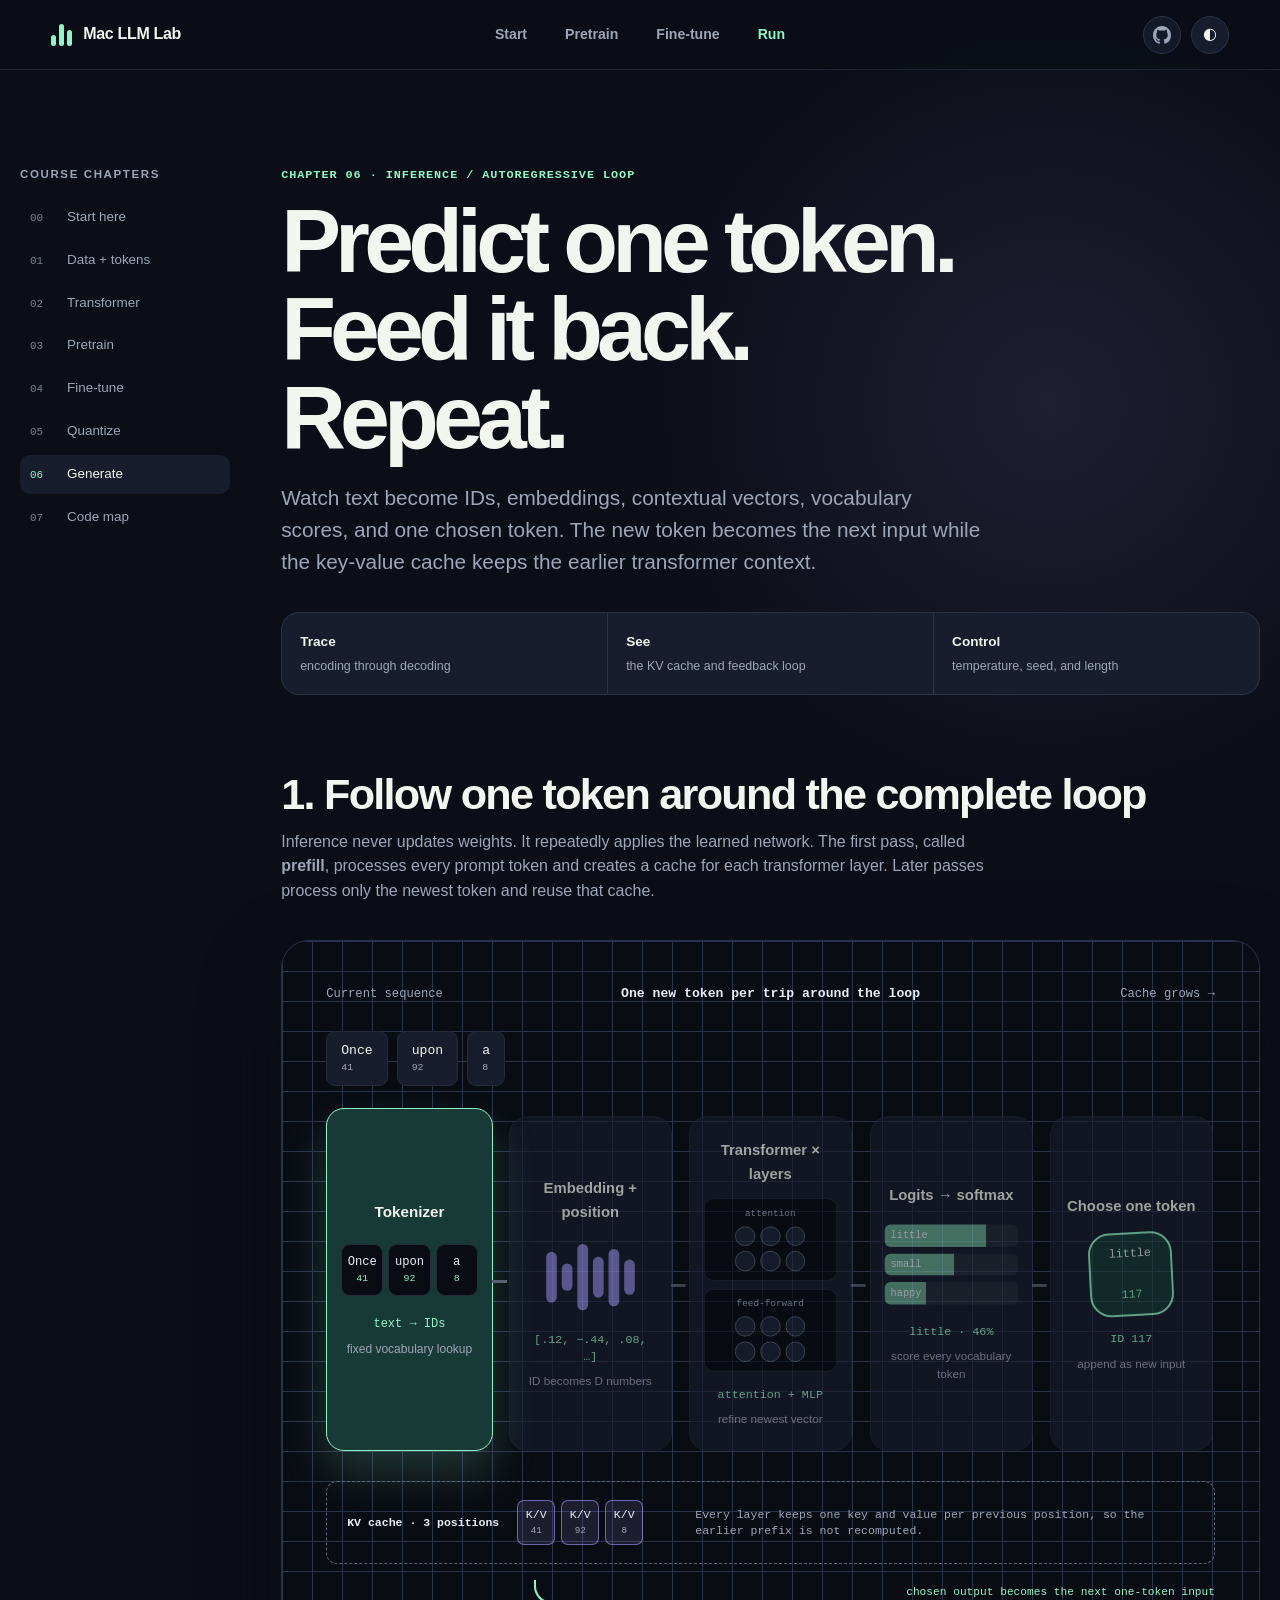
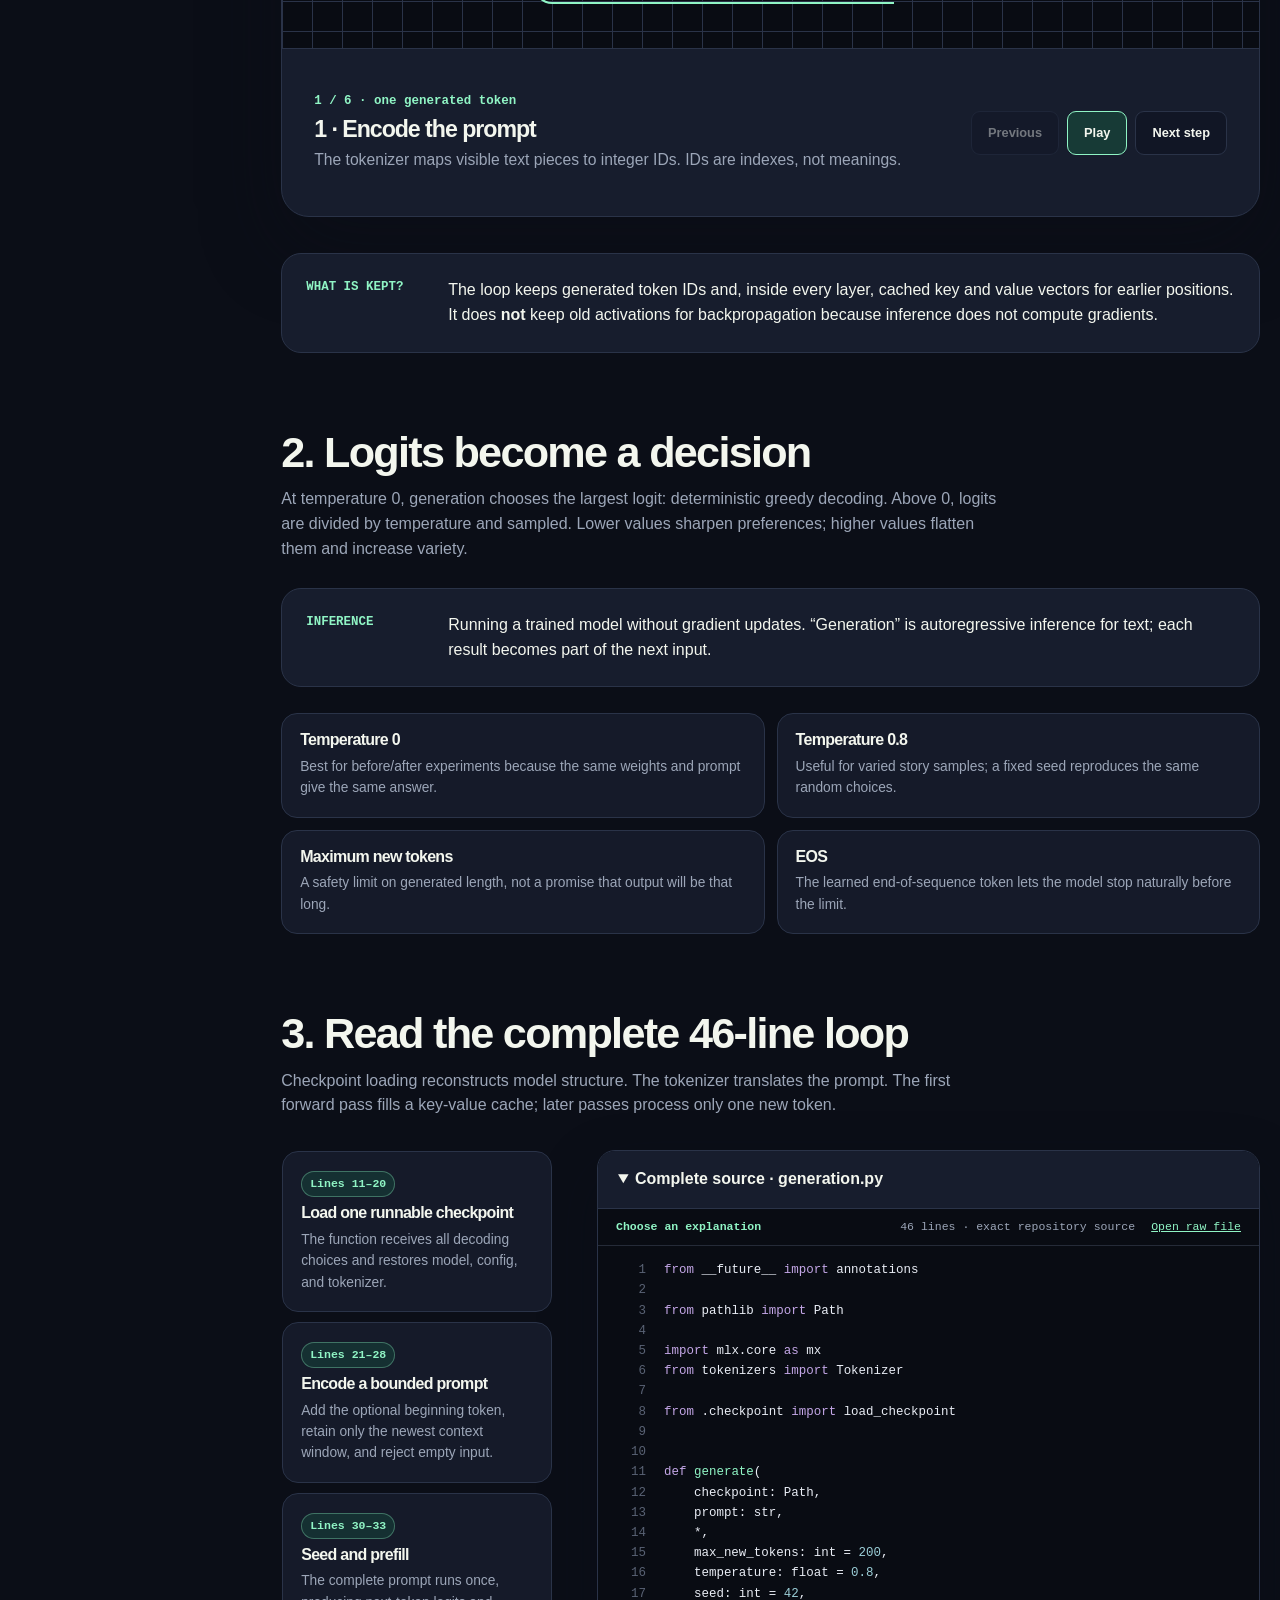
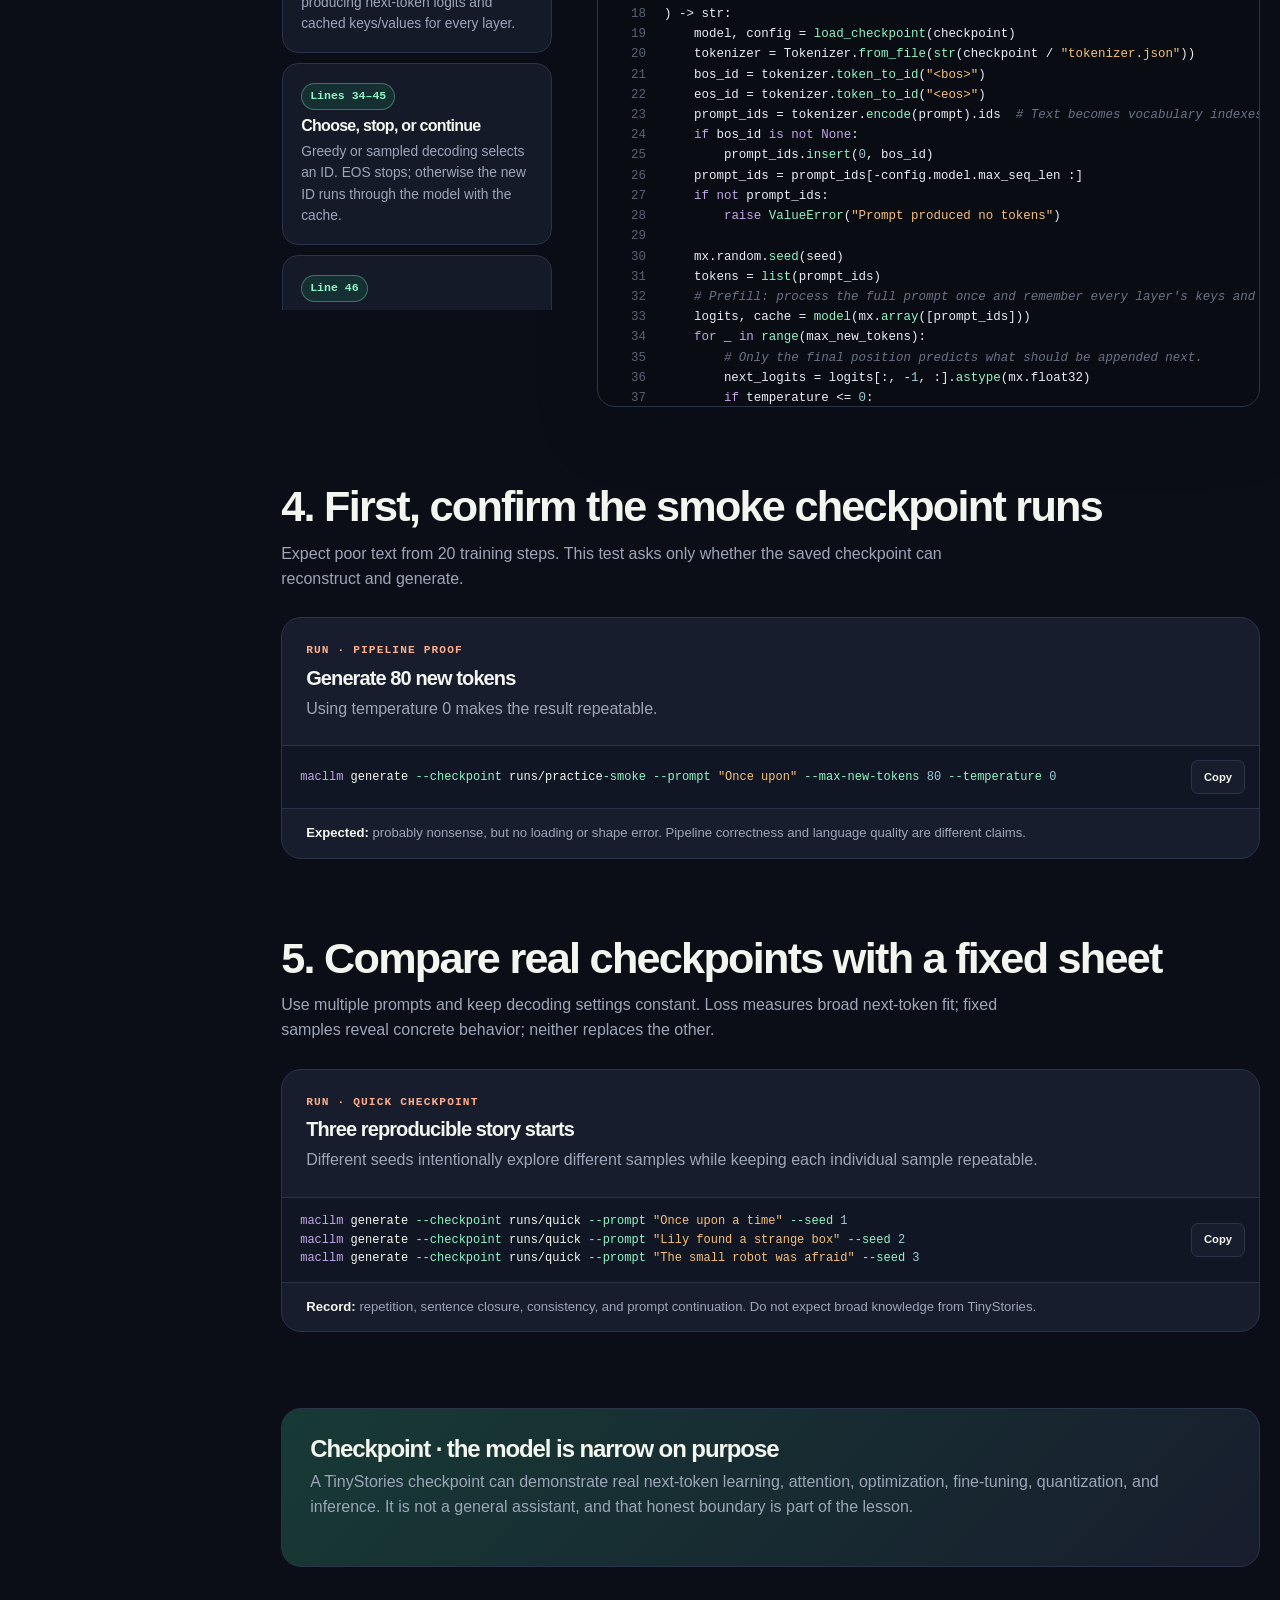
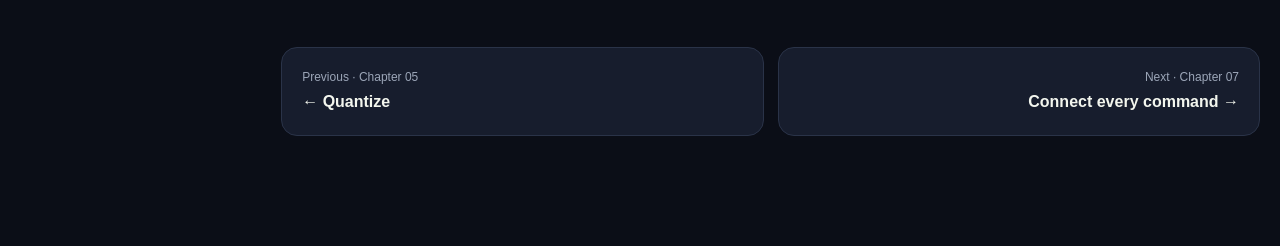
<file: site/chapters/06-generate.html>
<!doctype html>
<html lang="en">
  <head><meta charset="utf-8" /><meta name="viewport" content="width=device-width, initial-scale=1" /><meta name="description" content="See autoregressive inference, KV-cache reuse, decoding, and generation from a local checkpoint." /><title>Autoregressive inference · Mac LLM Lab</title><link rel="icon" href="../favicon.svg" type="image/svg+xml" /><link rel="stylesheet" href="../styles.css" /><script src="../highlight.js" defer></script><script src="../course.js" defer></script><script src="../animations.js" defer></script></head>
  <body class="course-body">
    <div class="reading-progress" id="reading-progress" aria-hidden="true"></div><a class="skip-link" href="#lesson">Skip to the lesson</a>
    <header class="site-header chapter-header"><a class="brand" href="../index.html"><span class="brand-mark" aria-hidden="true"><i></i><i></i><i></i></span><span>Mac LLM Lab</span></a><nav aria-label="Course navigation"><a href="../index.html#vocabulary">Start</a><a href="01-data.html">Pretrain</a><a href="04-finetune.html">Fine-tune</a><a aria-current="page" href="06-generate.html">Run</a></nav><button class="theme-button" id="theme-button" type="button" aria-label="Switch color theme"><span aria-hidden="true">◐</span></button></header>
    <div class="chapter-layout">
      <nav class="chapter-nav" aria-label="Chapters"><p>Course chapters</p><ol><li><a href="00-start.html"><span>00</span>Start here</a></li><li><a href="01-data.html"><span>01</span>Data + tokens</a></li><li><a href="02-model.html"><span>02</span>Transformer</a></li><li><a href="03-training.html"><span>03</span>Pretrain</a></li><li><a href="04-finetune.html"><span>04</span>Fine-tune</a></li><li><a href="05-quantize.html"><span>05</span>Quantize</a></li><li><a aria-current="page" href="06-generate.html"><span>06</span>Generate</a></li><li><a href="07-code-map.html"><span>07</span>Code map</a></li></ol></nav>
      <main class="chapter-main" id="lesson">
        <header class="chapter-hero"><p class="chapter-breadcrumb">Chapter 06 · inference / autoregressive loop</p><h1>Predict one token. Feed it back. Repeat.</h1><p class="chapter-lede">Watch text become IDs, embeddings, contextual vectors, vocabulary scores, and one chosen token. The new token becomes the next input while the key-value cache keeps the earlier transformer context.</p><div class="lesson-outcomes"><div><strong>Trace</strong><span>encoding through decoding</span></div><div><strong>See</strong><span>the KV cache and feedback loop</span></div><div><strong>Control</strong><span>temperature, seed, and length</span></div></div></header>

        <section class="lesson-section" id="inference-loop"><h2>1. Follow one token around the complete loop</h2><p>Inference never updates weights. It repeatedly applies the learned network. The first pass, called <strong>prefill</strong>, processes every prompt token and creates a cache for each transformer layer. Later passes process only the newest token and reuse that cache.</p>
          <article class="learning-visual" data-inference-demo data-phase="encode" aria-labelledby="inference-demo-title">
            <div class="learning-visual-stage inference-visual-stage">
              <div class="demo-stage-heading"><span>Current sequence</span><strong>One new token per trip around the loop</strong><span>Cache grows →</span></div>
              <div class="token-sequence" data-token-row aria-label="Current token sequence"><span>Once<small>41</small></span><span>upon<small>92</small></span><span>a<small>8</small></span></div>
              <div class="inference-flow" role="img" aria-label="Autoregressive inference from text encoding through transformer cache, logits, token choice, and feedback">
                <div class="flow-stage" data-flow-stage="encode"><strong>Tokenizer</strong><div class="token-id-preview" aria-hidden="true"><span>Once<small>41</small></span><span>upon<small>92</small></span><span>a<small>8</small></span></div><code>text → IDs</code><small>fixed vocabulary lookup</small></div>
                <div class="flow-stage" data-flow-stage="embed"><strong>Embedding + position</strong><div class="vector-preview" aria-hidden="true"><i style="--v:64%"></i><i style="--v:34%"></i><i style="--v:82%"></i><i style="--v:52%"></i><i style="--v:72%"></i><i style="--v:44%"></i></div><code>[.12, −.44, .08, …]</code><small>ID becomes D numbers</small></div>
                <div class="flow-stage model-flow-stage" data-flow-stage="transform"><strong>Transformer × layers</strong><div class="transformer-mini-stack" aria-hidden="true"><div><span>attention</span><em><i></i><i></i><i></i><i></i><i></i><i></i></em></div><div><span>feed-forward</span><em><i></i><i></i><i></i><i></i><i></i><i></i></em></div></div><code>attention + MLP</code><small>refine newest vector</small></div>
                <div class="flow-stage" data-flow-stage="scores"><strong>Logits → softmax</strong><div class="logit-preview" aria-hidden="true"><span style="--p:76%">little</span><span style="--p:52%">small</span><span style="--p:31%">happy</span></div><code><span data-next-token>little</span> · <span data-next-probability>46%</span></code><small>score every vocabulary token</small></div>
                <div class="flow-stage" data-flow-stage="choose"><strong>Choose one token</strong><div class="chosen-token" aria-hidden="true"><span data-next-token>little</span><small data-next-id>117</small></div><code>ID <span data-next-id>117</span></code><small>append as new input</small></div>
              </div>
              <div class="cache-lane"><strong>KV cache · <span data-cache-count>3</span> positions</strong><div class="cache-slots" data-cache-slots aria-hidden="true"><i>K/V<small>41</small></i><i>K/V<small>92</small></i><i>K/V<small>8</small></i></div><span>Every layer keeps one key and value per previous position, so the earlier prefix is not recomputed.</span></div>
              <div class="feedback-loop" aria-hidden="true"><i></i><span>chosen output becomes the next one-token input</span></div>
            </div>
            <div class="learning-visual-copy"><div><p class="learning-step-label"><span data-step-count>1 / 6</span> · one generated token</p><h3 id="inference-demo-title" data-step-title>Encode the prompt</h3><p data-step-detail aria-live="polite"></p></div><div class="learning-controls" aria-label="Inference animation controls"><button type="button" data-step-previous>Previous</button><button type="button" data-step-play aria-pressed="false">Play</button><button type="button" data-step-next>Next step</button></div></div>
          </article>
          <div class="concept-callout"><span class="term">What is kept?</span><p>The loop keeps generated token IDs and, inside every layer, cached key and value vectors for earlier positions. It does <strong>not</strong> keep old activations for backpropagation because inference does not compute gradients.</p></div>
        </section>

        <section class="lesson-section" id="decoding"><h2>2. Logits become a decision</h2><p>At temperature 0, generation chooses the largest logit: deterministic greedy decoding. Above 0, logits are divided by temperature and sampled. Lower values sharpen preferences; higher values flatten them and increase variety.</p><div class="concept-callout"><span class="term">Inference</span><p>Running a trained model without gradient updates. “Generation” is autoregressive inference for text; each result becomes part of the next input.</p></div><div class="code-reading-map"><article class="code-note"><h3>Temperature 0</h3><p>Best for before/after experiments because the same weights and prompt give the same answer.</p></article><article class="code-note"><h3>Temperature 0.8</h3><p>Useful for varied story samples; a fixed seed reproduces the same random choices.</p></article><article class="code-note"><h3>Maximum new tokens</h3><p>A safety limit on generated length, not a promise that output will be that long.</p></article><article class="code-note"><h3>EOS</h3><p>The learned end-of-sequence token lets the model stop naturally before the limit.</p></article></div></section>

        <section class="lesson-section" id="code"><h2>3. Read the complete 46-line loop</h2><p>Checkpoint loading reconstructs model structure. The tokenizer translates the prompt. The first forward pass fills a key-value cache; later passes process only one new token.</p><div class="code-reading-map">
          <article class="code-note"><button data-focus-source="generation-source" data-lines="11-20">Lines 11–20</button><h3>Load one runnable checkpoint</h3><p>The function receives all decoding choices and restores model, config, and tokenizer.</p></article>
          <article class="code-note"><button data-focus-source="generation-source" data-lines="21-28">Lines 21–28</button><h3>Encode a bounded prompt</h3><p>Add the optional beginning token, retain only the newest context window, and reject empty input.</p></article>
          <article class="code-note"><button data-focus-source="generation-source" data-lines="30-33">Lines 30–33</button><h3>Seed and prefill</h3><p>The complete prompt runs once, producing next-token logits and cached keys/values for every layer.</p></article>
          <article class="code-note"><button data-focus-source="generation-source" data-lines="34-45">Lines 34–45</button><h3>Choose, stop, or continue</h3><p>Greedy or sampled decoding selects an ID. EOS stops; otherwise the new ID runs through the model with the cache.</p></article>
          <article class="code-note"><button data-focus-source="generation-source" data-lines="46-46">Line 46</button><h3>Return readable text</h3><p>All IDs are decoded while special control tokens are omitted from display.</p></article>
        </div><details class="source-viewer" id="generation-source" data-python-source="../../src/macllm/generation.py" open><summary>Complete source · generation.py</summary><div class="source-meta"><span data-source-status>Loading exact repository source…</span><a href="../../src/macllm/generation.py">Open raw file</a></div><pre><code aria-label="Complete generation.py source"></code></pre></details></section>

        <section class="lesson-section" id="smoke-output"><h2>4. First, confirm the smoke checkpoint runs</h2><p>Expect poor text from 20 training steps. This test asks only whether the saved checkpoint can reconstruct and generate.</p><article class="practice-card"><div class="practice-copy"><p class="practice-label">Run · pipeline proof</p><h3>Generate 80 new tokens</h3><p>Using temperature 0 makes the result repeatable.</p></div><div class="command-block"><code>macllm generate --checkpoint runs/practice-smoke --prompt "Once upon" --max-new-tokens 80 --temperature 0</code><button type="button" data-copy="macllm generate --checkpoint runs/practice-smoke --prompt &quot;Once upon&quot; --max-new-tokens 80 --temperature 0">Copy</button></div><div class="practice-expect"><strong>Expected:</strong> probably nonsense, but no loading or shape error. Pipeline correctness and language quality are different claims.</div></article></section>

        <section class="lesson-section" id="evaluate"><h2>5. Compare real checkpoints with a fixed sheet</h2><p>Use multiple prompts and keep decoding settings constant. Loss measures broad next-token fit; fixed samples reveal concrete behavior; neither replaces the other.</p><article class="practice-card"><div class="practice-copy"><p class="practice-label">Run · quick checkpoint</p><h3>Three reproducible story starts</h3><p>Different seeds intentionally explore different samples while keeping each individual sample repeatable.</p></div><div class="command-block"><code>macllm generate --checkpoint runs/quick --prompt "Once upon a time" --seed 1<br />macllm generate --checkpoint runs/quick --prompt "Lily found a strange box" --seed 2<br />macllm generate --checkpoint runs/quick --prompt "The small robot was afraid" --seed 3</code><button type="button" data-copy="macllm generate --checkpoint runs/quick --prompt &quot;Once upon a time&quot; --seed 1&#10;macllm generate --checkpoint runs/quick --prompt &quot;Lily found a strange box&quot; --seed 2&#10;macllm generate --checkpoint runs/quick --prompt &quot;The small robot was afraid&quot; --seed 3">Copy</button></div><div class="practice-expect"><strong>Record:</strong> repetition, sentence closure, consistency, and prompt continuation. Do not expect broad knowledge from TinyStories.</div></article></section>

        <aside class="checkpoint-card"><h2>Checkpoint · the model is narrow on purpose</h2><p>A TinyStories checkpoint can demonstrate real next-token learning, attention, optimization, fine-tuning, quantization, and inference. It is not a general assistant, and that honest boundary is part of the lesson.</p></aside>
        <nav class="chapter-pager" aria-label="Previous and next chapter"><a href="05-quantize.html"><span>Previous · Chapter 05</span><strong>← Quantize</strong></a><a href="07-code-map.html"><span>Next · Chapter 07</span><strong>Connect every command →</strong></a></nav>
      </main>
    </div>
  </body>
</html>
</file>
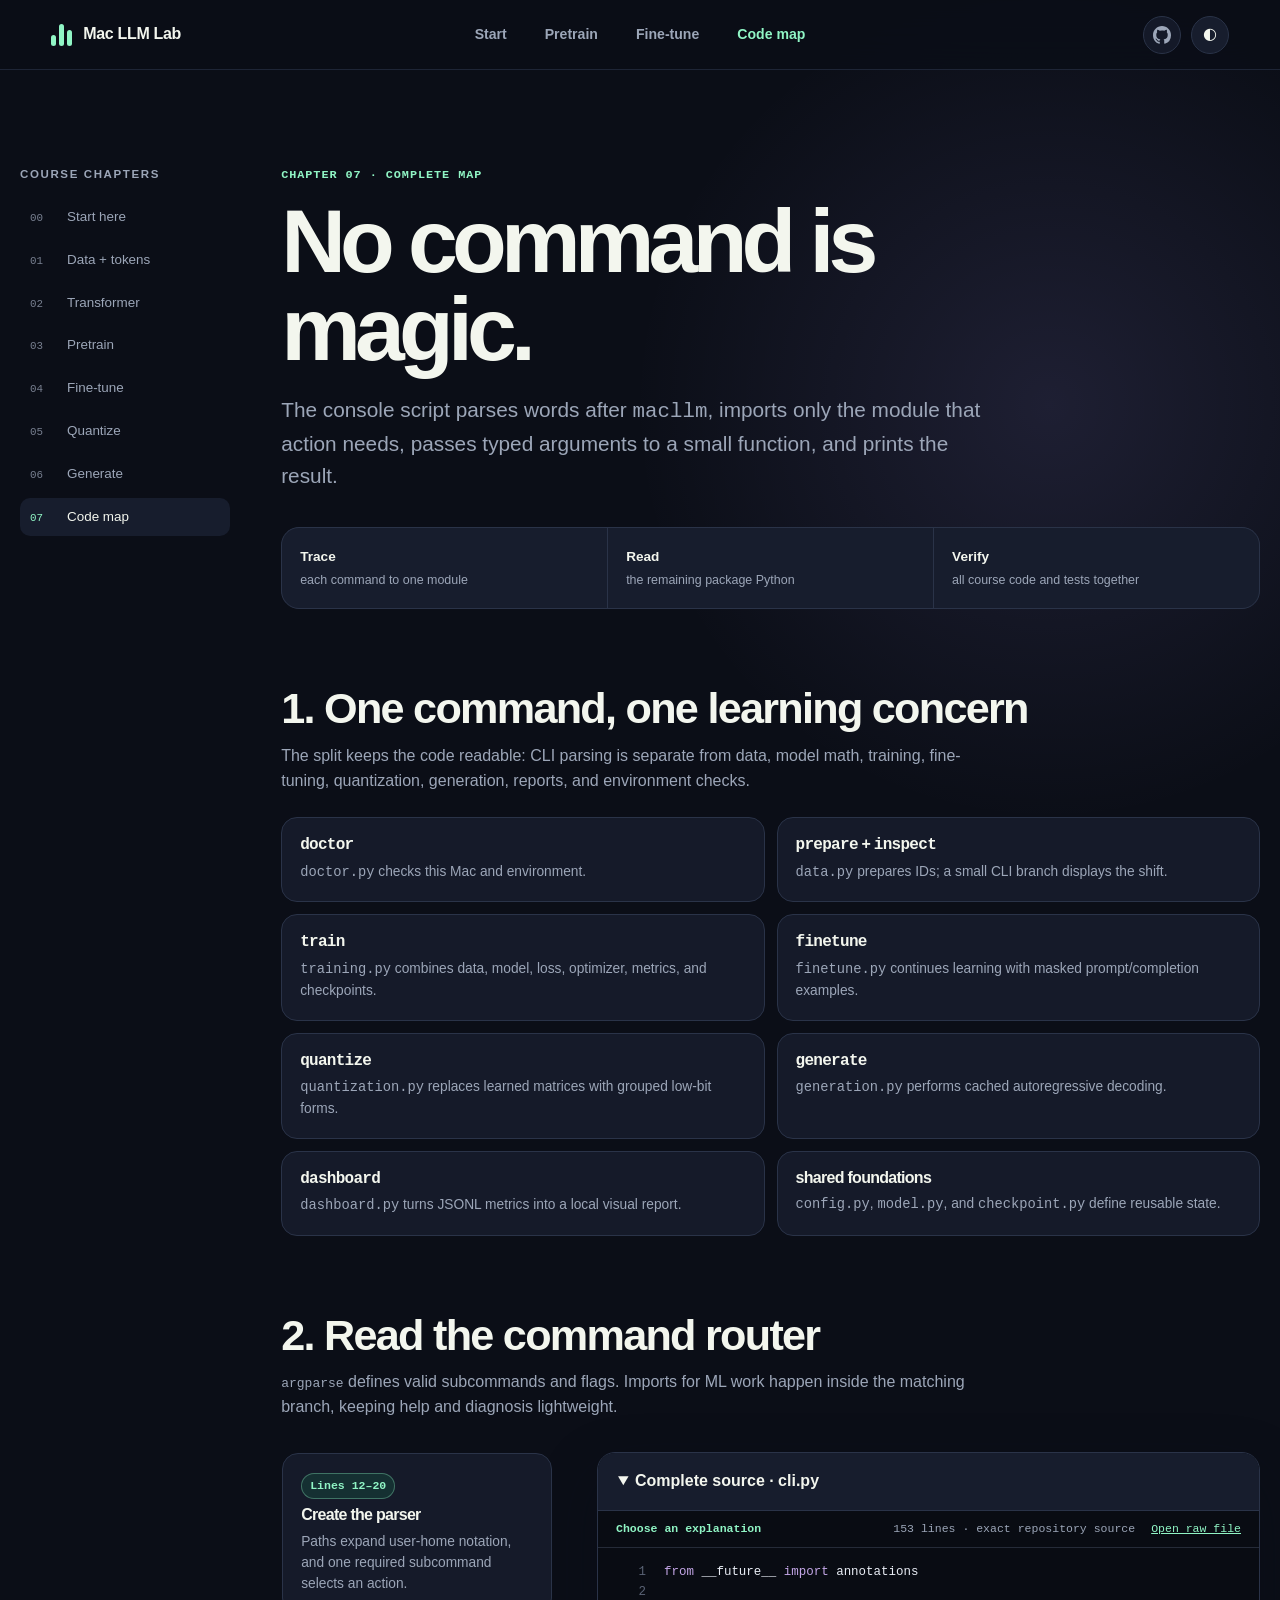
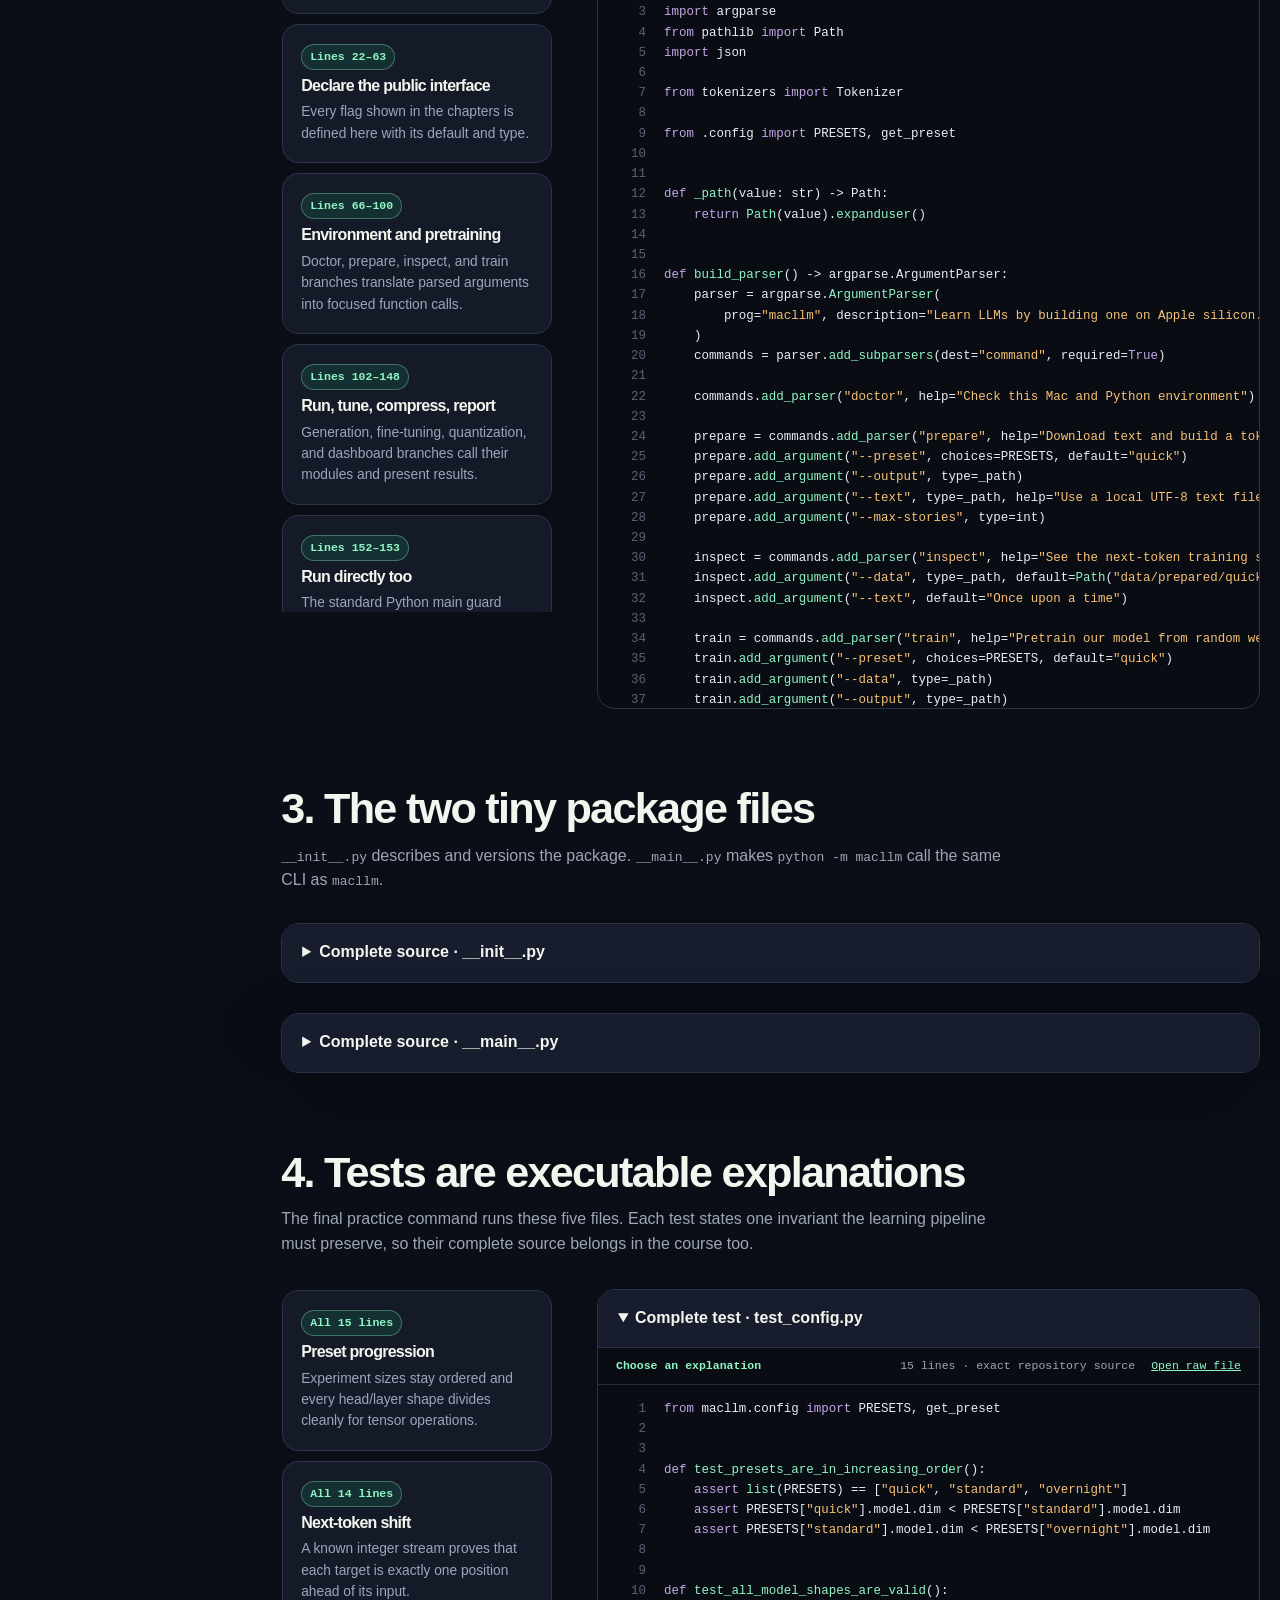
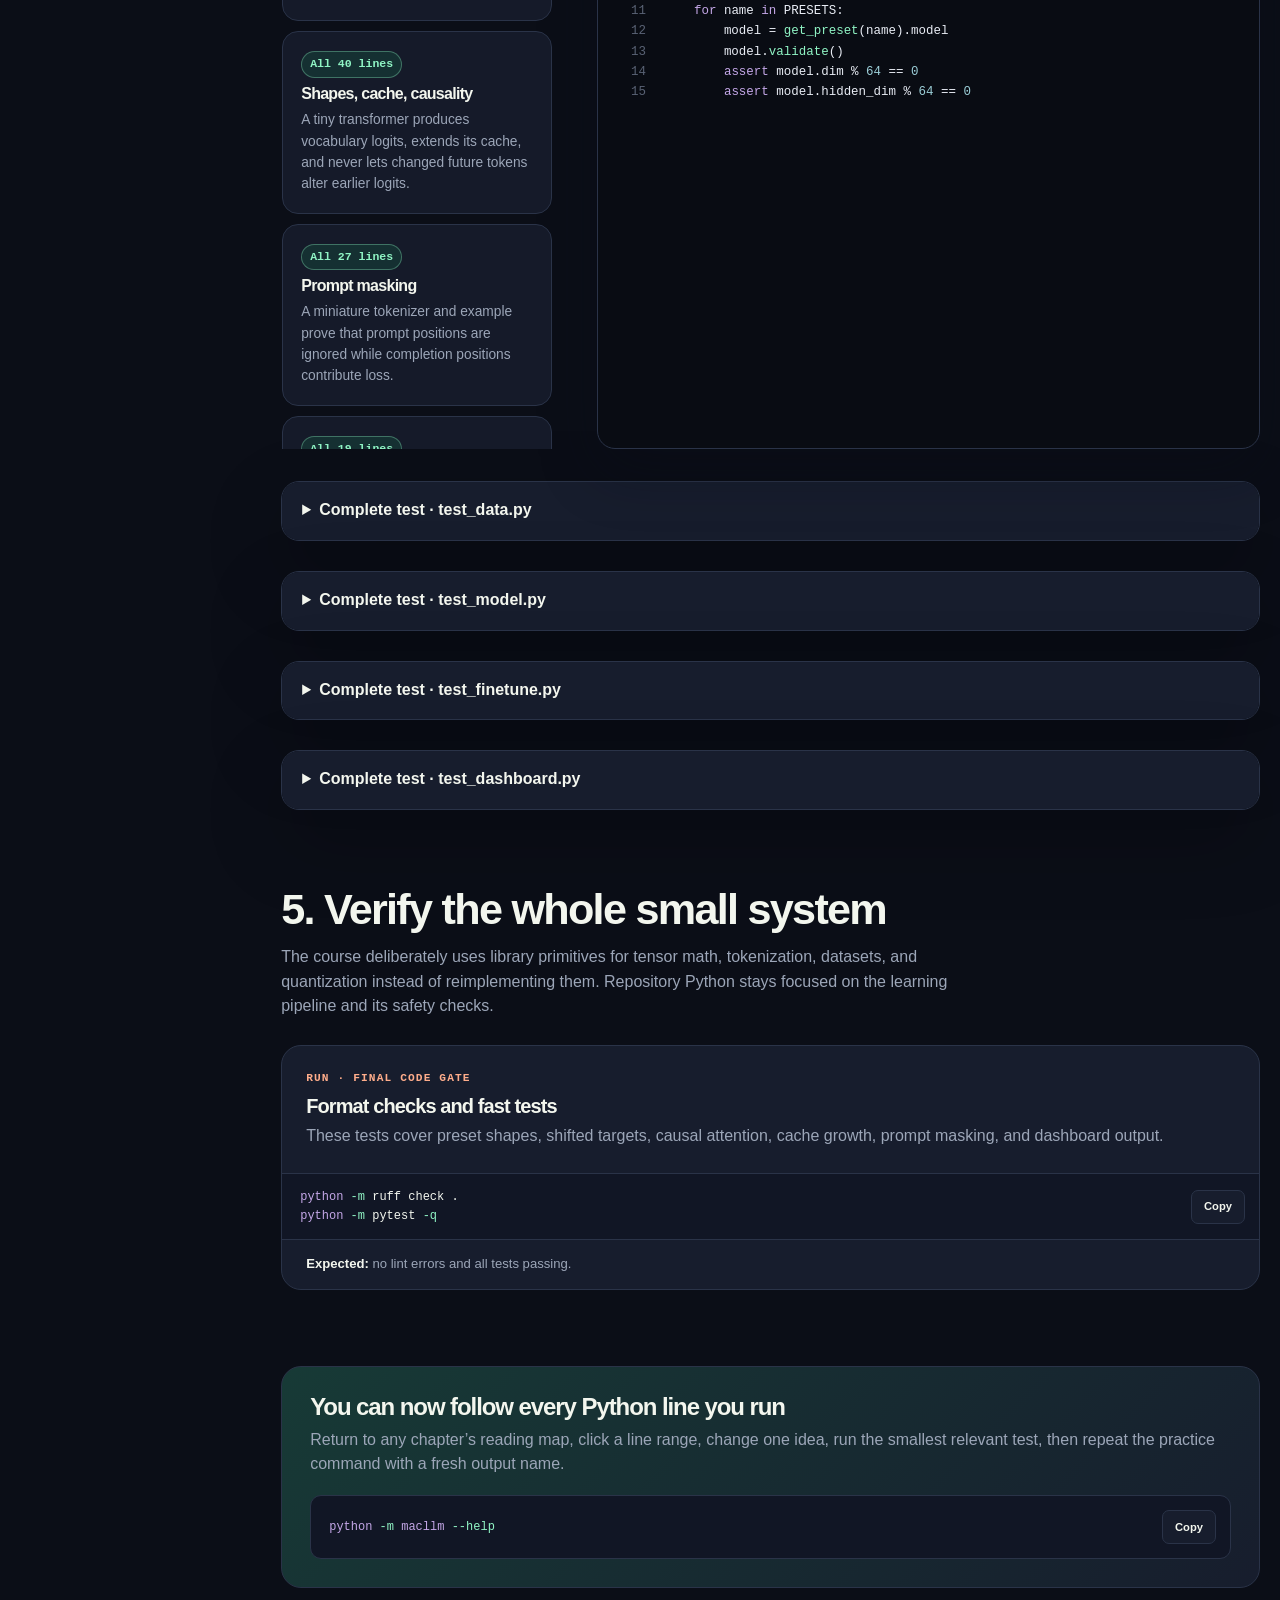
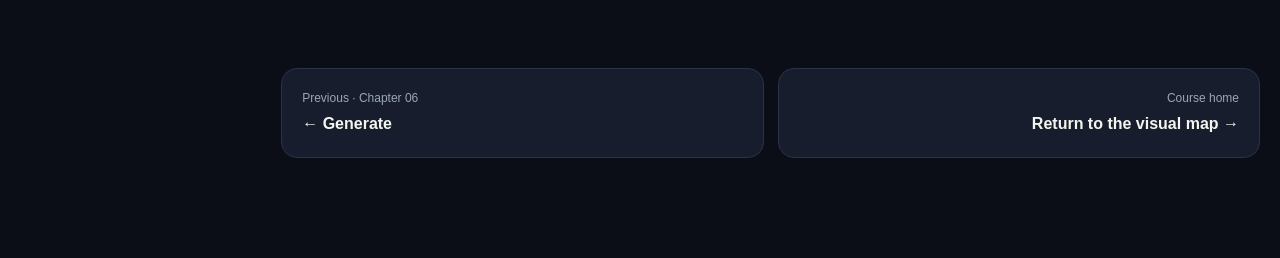
<file: site/chapters/07-code-map.html>
<!doctype html>
<html lang="en">
  <head><meta charset="utf-8" /><meta name="viewport" content="width=device-width, initial-scale=1" /><meta name="description" content="Connect every macllm command to the complete Python implementation." /><title>Code map · Mac LLM Lab</title><link rel="icon" href="../favicon.svg" type="image/svg+xml" /><link rel="stylesheet" href="../styles.css" /><script src="../highlight.js" defer></script><script src="../course.js" defer></script></head>
  <body class="course-body">
    <div class="reading-progress" id="reading-progress" aria-hidden="true"></div><a class="skip-link" href="#lesson">Skip to the lesson</a>
    <header class="site-header chapter-header"><a class="brand" href="../index.html"><span class="brand-mark" aria-hidden="true"><i></i><i></i><i></i></span><span>Mac LLM Lab</span></a><nav aria-label="Course navigation"><a href="../index.html#vocabulary">Start</a><a href="01-data.html">Pretrain</a><a href="04-finetune.html">Fine-tune</a><a aria-current="page" href="07-code-map.html">Code map</a></nav><button class="theme-button" id="theme-button" type="button" aria-label="Switch color theme"><span aria-hidden="true">◐</span></button></header>
    <div class="chapter-layout">
      <nav class="chapter-nav" aria-label="Chapters"><p>Course chapters</p><ol><li><a href="00-start.html"><span>00</span>Start here</a></li><li><a href="01-data.html"><span>01</span>Data + tokens</a></li><li><a href="02-model.html"><span>02</span>Transformer</a></li><li><a href="03-training.html"><span>03</span>Pretrain</a></li><li><a href="04-finetune.html"><span>04</span>Fine-tune</a></li><li><a href="05-quantize.html"><span>05</span>Quantize</a></li><li><a href="06-generate.html"><span>06</span>Generate</a></li><li><a aria-current="page" href="07-code-map.html"><span>07</span>Code map</a></li></ol></nav>
      <main class="chapter-main" id="lesson">
        <header class="chapter-hero"><p class="chapter-breadcrumb">Chapter 07 · complete map</p><h1>No command is magic.</h1><p class="chapter-lede">The console script parses words after <code>macllm</code>, imports only the module that action needs, passes typed arguments to a small function, and prints the result.</p><div class="lesson-outcomes"><div><strong>Trace</strong><span>each command to one module</span></div><div><strong>Read</strong><span>the remaining package Python</span></div><div><strong>Verify</strong><span>all course code and tests together</span></div></div></header>

        <section class="lesson-section" id="map"><h2>1. One command, one learning concern</h2><p>The split keeps the code readable: CLI parsing is separate from data, model math, training, fine-tuning, quantization, generation, reports, and environment checks.</p><div class="code-reading-map">
          <article class="code-note"><h3><code>doctor</code></h3><p><code>doctor.py</code> checks this Mac and environment.</p></article><article class="code-note"><h3><code>prepare</code> + <code>inspect</code></h3><p><code>data.py</code> prepares IDs; a small CLI branch displays the shift.</p></article><article class="code-note"><h3><code>train</code></h3><p><code>training.py</code> combines data, model, loss, optimizer, metrics, and checkpoints.</p></article><article class="code-note"><h3><code>finetune</code></h3><p><code>finetune.py</code> continues learning with masked prompt/completion examples.</p></article><article class="code-note"><h3><code>quantize</code></h3><p><code>quantization.py</code> replaces learned matrices with grouped low-bit forms.</p></article><article class="code-note"><h3><code>generate</code></h3><p><code>generation.py</code> performs cached autoregressive decoding.</p></article><article class="code-note"><h3><code>dashboard</code></h3><p><code>dashboard.py</code> turns JSONL metrics into a local visual report.</p></article><article class="code-note"><h3>shared foundations</h3><p><code>config.py</code>, <code>model.py</code>, and <code>checkpoint.py</code> define reusable state.</p></article>
        </div></section>

        <section class="lesson-section" id="cli"><h2>2. Read the command router</h2><p><code>argparse</code> defines valid subcommands and flags. Imports for ML work happen inside the matching branch, keeping help and diagnosis lightweight.</p><div class="code-reading-map">
          <article class="code-note"><button data-focus-source="cli-source" data-lines="12-20">Lines 12–20</button><h3>Create the parser</h3><p>Paths expand user-home notation, and one required subcommand selects an action.</p></article>
          <article class="code-note"><button data-focus-source="cli-source" data-lines="22-63">Lines 22–63</button><h3>Declare the public interface</h3><p>Every flag shown in the chapters is defined here with its default and type.</p></article>
          <article class="code-note"><button data-focus-source="cli-source" data-lines="66-100">Lines 66–100</button><h3>Environment and pretraining</h3><p>Doctor, prepare, inspect, and train branches translate parsed arguments into focused function calls.</p></article>
          <article class="code-note"><button data-focus-source="cli-source" data-lines="102-148">Lines 102–148</button><h3>Run, tune, compress, report</h3><p>Generation, fine-tuning, quantization, and dashboard branches call their modules and present results.</p></article>
          <article class="code-note"><button data-focus-source="cli-source" data-lines="152-153">Lines 152–153</button><h3>Run directly too</h3><p>The standard Python main guard turns the file into an executable module entry.</p></article>
        </div><details class="source-viewer" id="cli-source" data-python-source="../../src/macllm/cli.py" open><summary>Complete source · cli.py</summary><div class="source-meta"><span data-source-status>Loading exact repository source…</span><a href="../../src/macllm/cli.py">Open raw file</a></div><pre><code aria-label="Complete cli.py source"></code></pre></details></section>

        <section class="lesson-section" id="entry"><h2>3. The two tiny package files</h2><p><code>__init__.py</code> describes and versions the package. <code>__main__.py</code> makes <code>python -m macllm</code> call the same CLI as <code>macllm</code>.</p><details class="source-viewer" id="init-source" data-python-source="../../src/macllm/__init__.py"><summary>Complete source · __init__.py</summary><div class="source-meta"><span data-source-status>Loading exact repository source…</span><a href="../../src/macllm/__init__.py">Open raw file</a></div><pre><code aria-label="Complete __init__.py source"></code></pre></details><details class="source-viewer" id="main-source" data-python-source="../../src/macllm/__main__.py"><summary>Complete source · __main__.py</summary><div class="source-meta"><span data-source-status>Loading exact repository source…</span><a href="../../src/macllm/__main__.py">Open raw file</a></div><pre><code aria-label="Complete __main__.py source"></code></pre></details></section>

        <section class="lesson-section" id="tests"><h2>4. Tests are executable explanations</h2><p>The final practice command runs these five files. Each test states one invariant the learning pipeline must preserve, so their complete source belongs in the course too.</p><div class="code-reading-map">
          <article class="code-note"><button data-focus-source="config-test-source" data-lines="1-15">All 15 lines</button><h3>Preset progression</h3><p>Experiment sizes stay ordered and every head/layer shape divides cleanly for tensor operations.</p></article>
          <article class="code-note"><button data-focus-source="data-test-source" data-lines="1-14">All 14 lines</button><h3>Next-token shift</h3><p>A known integer stream proves that each target is exactly one position ahead of its input.</p></article>
          <article class="code-note"><button data-focus-source="model-test-source" data-lines="1-40">All 40 lines</button><h3>Shapes, cache, causality</h3><p>A tiny transformer produces vocabulary logits, extends its cache, and never lets changed future tokens alter earlier logits.</p></article>
          <article class="code-note"><button data-focus-source="finetune-test-source" data-lines="1-27">All 27 lines</button><h3>Prompt masking</h3><p>A miniature tokenizer and example prove that prompt positions are ignored while completion positions contribute loss.</p></article>
          <article class="code-note"><button data-focus-source="dashboard-test-source" data-lines="1-19">All 19 lines</button><h3>Readable metrics</h3><p>Two synthetic records prove that the generated report contains current loss, a validation label, and an SVG line.</p></article>
        </div>
        <details class="source-viewer" id="config-test-source" data-python-source="../../tests/test_config.py"><summary>Complete test · test_config.py</summary><div class="source-meta"><span data-source-status>Loading exact repository source…</span><a href="../../tests/test_config.py">Open raw file</a></div><pre><code aria-label="Complete test_config.py source"></code></pre></details>
        <details class="source-viewer" id="data-test-source" data-python-source="../../tests/test_data.py"><summary>Complete test · test_data.py</summary><div class="source-meta"><span data-source-status>Loading exact repository source…</span><a href="../../tests/test_data.py">Open raw file</a></div><pre><code aria-label="Complete test_data.py source"></code></pre></details>
        <details class="source-viewer" id="model-test-source" data-python-source="../../tests/test_model.py"><summary>Complete test · test_model.py</summary><div class="source-meta"><span data-source-status>Loading exact repository source…</span><a href="../../tests/test_model.py">Open raw file</a></div><pre><code aria-label="Complete test_model.py source"></code></pre></details>
        <details class="source-viewer" id="finetune-test-source" data-python-source="../../tests/test_finetune.py"><summary>Complete test · test_finetune.py</summary><div class="source-meta"><span data-source-status>Loading exact repository source…</span><a href="../../tests/test_finetune.py">Open raw file</a></div><pre><code aria-label="Complete test_finetune.py source"></code></pre></details>
        <details class="source-viewer" id="dashboard-test-source" data-python-source="../../tests/test_dashboard.py"><summary>Complete test · test_dashboard.py</summary><div class="source-meta"><span data-source-status>Loading exact repository source…</span><a href="../../tests/test_dashboard.py">Open raw file</a></div><pre><code aria-label="Complete test_dashboard.py source"></code></pre></details></section>

        <section class="lesson-section" id="verify"><h2>5. Verify the whole small system</h2><p>The course deliberately uses library primitives for tensor math, tokenization, datasets, and quantization instead of reimplementing them. Repository Python stays focused on the learning pipeline and its safety checks.</p><article class="practice-card"><div class="practice-copy"><p class="practice-label">Run · final code gate</p><h3>Format checks and fast tests</h3><p>These tests cover preset shapes, shifted targets, causal attention, cache growth, prompt masking, and dashboard output.</p></div><div class="command-block"><code>python -m ruff check .<br />python -m pytest -q</code><button type="button" data-copy="python -m ruff check .&#10;python -m pytest -q">Copy</button></div><div class="practice-expect"><strong>Expected:</strong> no lint errors and all tests passing.</div></article></section>

        <aside class="checkpoint-card"><h2>You can now follow every Python line you run</h2><p>Return to any chapter’s reading map, click a line range, change one idea, run the smallest relevant test, then repeat the practice command with a fresh output name.</p><div class="command-block"><code>python -m macllm --help</code><button type="button" data-copy="python -m macllm --help">Copy</button></div></aside>
        <nav class="chapter-pager" aria-label="Previous and next chapter"><a href="06-generate.html"><span>Previous · Chapter 06</span><strong>← Generate</strong></a><a href="../index.html"><span>Course home</span><strong>Return to the visual map →</strong></a></nav>
      </main>
    </div>
  </body>
</html>
</file>
<file: site/styles.css>
:root {
  color-scheme: dark;
  --bg: #0b0e17;
  --bg-soft: #111625;
  --surface: #171d2d;
  --surface-2: #1d2538;
  --ink: #f3f6ee;
  --muted: #9ca6b8;
  --line: #2a3348;
  --mint: #90f5c5;
  --mint-soft: #173a36;
  --violet: #a99bff;
  --peach: #ffad8b;
  --blue: #79b8ff;
  --yellow: #f4d35e;
  --code-bg: #090c13;
  --code-text: #e9edf5;
  --code-line: #252b38;
  --code-meta: #9ca6b8;
  --code-gutter: #596274;
  --syntax-comment: #697386;
  --syntax-string: #f6c177;
  --syntax-keyword: #c4a7e7;
  --syntax-number: #9ccfd8;
  --syntax-function: #90f5c5;
  --shadow: 0 30px 80px rgb(0 0 0 / 24%);
  --radius: 24px;
  --mono: "SFMono-Regular", Consolas, "Liberation Mono", monospace;
  --sans: Inter, ui-sans-serif, -apple-system, BlinkMacSystemFont, "Segoe UI", sans-serif;
}

:root[data-theme="light"] {
  color-scheme: light;
  --bg: #f4f1e9;
  --bg-soft: #ebe7dd;
  --surface: #fffdf7;
  --surface-2: #f0ece2;
  --ink: #151923;
  --muted: #626b78;
  --line: #d7d1c4;
  --mint: #087f5b;
  --mint-soft: #d6efe3;
  --violet: #6355c8;
  --peach: #b64e2c;
  --blue: #1769aa;
  --yellow: #a26d00;
  --code-bg: #fbfaf6;
  --code-text: #242932;
  --code-line: #d7d1c4;
  --code-meta: #626b78;
  --code-gutter: #8a8f99;
  --syntax-comment: #596274;
  --syntax-string: #8a4b08;
  --syntax-keyword: #6c3ab2;
  --syntax-number: #126272;
  --syntax-function: #006b4d;
  --shadow: 0 30px 80px rgb(37 31 19 / 10%);
}

* {
  box-sizing: border-box;
}

html {
  scroll-behavior: smooth;
}

body {
  margin: 0;
  overflow-x: hidden;
  background: var(--bg);
  color: var(--ink);
  font-family: var(--sans);
  line-height: 1.55;
  text-rendering: optimizeLegibility;
}

button,
input {
  font: inherit;
}

button,
a {
  -webkit-tap-highlight-color: transparent;
}

button:focus-visible,
a:focus-visible,
input:focus-visible {
  outline: 3px solid var(--mint);
  outline-offset: 3px;
}

a {
  color: inherit;
}

.skip-link {
  position: absolute;
  z-index: 100;
  top: -80px;
  left: 16px;
  padding: 10px 14px;
  border-radius: 8px;
  background: var(--mint);
  color: var(--bg);
}

.skip-link:focus {
  top: 12px;
}

.site-header {
  position: sticky;
  z-index: 50;
  top: 0;
  display: grid;
  grid-template-columns: 1fr auto 1fr;
  align-items: center;
  min-height: 70px;
  padding: 0 clamp(18px, 4vw, 64px);
  border-bottom: 1px solid color-mix(in srgb, var(--line), transparent 35%);
  background: color-mix(in srgb, var(--bg), transparent 12%);
  backdrop-filter: blur(18px);
}

.brand {
  display: inline-flex;
  gap: 11px;
  align-items: center;
  width: max-content;
  font-weight: 700;
  letter-spacing: -0.02em;
  text-decoration: none;
}

.brand-mark,
.footer-mark {
  display: inline-flex;
  gap: 3px;
  align-items: end;
  height: 24px;
}

.brand-mark i,
.footer-mark span {
  display: block;
  width: 5px;
  border-radius: 4px;
  background: var(--mint);
}

.brand-mark i:nth-child(1),
.footer-mark span:nth-child(1) {
  height: 11px;
}

.brand-mark i:nth-child(2),
.footer-mark span:nth-child(2) {
  height: 22px;
}

.brand-mark i:nth-child(3),
.footer-mark span:nth-child(3) {
  height: 16px;
}

.site-header nav {
  display: flex;
  gap: clamp(18px, 3vw, 38px);
}

.site-header nav a {
  color: var(--muted);
  font-size: 0.88rem;
  font-weight: 650;
  text-decoration: none;
}

.site-header nav a:hover {
  color: var(--ink);
}

.theme-button {
  width: 38px;
  height: 38px;
  border: 1px solid var(--line);
  border-radius: 50%;
  background: var(--surface);
  color: var(--ink);
  cursor: pointer;
}

.header-actions {
  display: flex;
  gap: 10px;
  align-items: center;
  justify-self: end;
}

.github-link {
  display: inline-flex;
  align-items: center;
  justify-content: center;
  width: 38px;
  height: 38px;
  border: 1px solid var(--line);
  border-radius: 999px;
  background: color-mix(in srgb, var(--surface), transparent 18%);
  color: var(--muted);
  text-decoration: none;
  transition: border-color 160ms ease, color 160ms ease, transform 160ms ease;
}

.github-link svg {
  width: 18px;
  height: 18px;
}

.github-link:hover {
  transform: translateY(-1px);
  border-color: color-mix(in srgb, var(--mint), var(--line) 45%);
  color: var(--ink);
}

.section-shell {
  width: min(1180px, calc(100% - 40px));
  margin-inline: auto;
}

.hero {
  padding-top: clamp(70px, 10vw, 142px);
}

.eyebrow,
.section-kicker,
.lab-label,
.act-tag {
  color: var(--mint);
  font-size: 0.75rem;
  font-weight: 750;
  letter-spacing: 0.12em;
  text-transform: uppercase;
}

.live-dot {
  display: inline-block;
  width: 8px;
  height: 8px;
  margin-right: 8px;
  border-radius: 50%;
  background: var(--mint);
  box-shadow: 0 0 0 6px color-mix(in srgb, var(--mint), transparent 82%);
}

.hero-grid {
  display: grid;
  grid-template-columns: minmax(0, 1.12fr) minmax(420px, 0.88fr);
  gap: clamp(30px, 6vw, 90px);
  align-items: center;
  min-height: 560px;
}

h1,
h2,
h3,
p {
  margin-top: 0;
}

h1,
h2,
h3 {
  line-height: 1.04;
  letter-spacing: -0.045em;
}

h1 {
  max-width: 850px;
  margin-bottom: 28px;
  font-size: clamp(3.3rem, 7vw, 6.7rem);
  font-weight: 700;
}

h1 em {
  color: var(--mint);
  font-style: normal;
}

h2 {
  margin-bottom: 20px;
  font-size: clamp(2.4rem, 5vw, 4.8rem);
}

h3 {
  margin-bottom: 14px;
  font-size: clamp(1.65rem, 3vw, 2.6rem);
}

.hero-lede {
  max-width: 680px;
  color: var(--muted);
  font-size: clamp(1.08rem, 2vw, 1.35rem);
}

.hero-actions {
  display: flex;
  flex-wrap: wrap;
  gap: 12px;
  margin-top: 36px;
}

.button {
  display: inline-flex;
  gap: 12px;
  align-items: center;
  justify-content: center;
  min-height: 50px;
  padding: 0 20px;
  border-radius: 12px;
  font-weight: 700;
  text-decoration: none;
}

.button-primary {
  background: var(--mint);
  color: var(--bg);
}

.button-quiet {
  border: 1px solid var(--line);
  background: var(--surface);
}

.hero-visual {
  position: relative;
  min-height: 490px;
  border: 1px solid var(--line);
  border-radius: 48% 48% 34% 34% / 35% 35% 22% 22%;
  background:
    radial-gradient(circle at 50% 45%, color-mix(in srgb, var(--violet), transparent 78%), transparent 38%),
    linear-gradient(160deg, var(--surface-2), var(--bg-soft));
  box-shadow: var(--shadow);
}

.model-core {
  position: absolute;
  top: 50%;
  left: 50%;
  display: grid;
  place-items: center;
  width: 180px;
  height: 180px;
  transform: translate(-50%, -50%);
  border: 1px solid color-mix(in srgb, var(--violet), transparent 20%);
  border-radius: 50%;
  background: color-mix(in srgb, var(--surface), transparent 10%);
  box-shadow: 0 0 80px color-mix(in srgb, var(--violet), transparent 72%);
}

.core-label {
  position: relative;
  z-index: 2;
  display: flex;
  flex-direction: column;
  align-items: center;
}

.core-label strong {
  font-size: 2.7rem;
  letter-spacing: -0.06em;
}

.core-label span {
  color: var(--muted);
  font-size: 0.76rem;
}

.core-orbit {
  position: absolute;
  border: 1px solid color-mix(in srgb, var(--mint), transparent 40%);
  border-radius: 50%;
}

.orbit-one {
  width: 225px;
  height: 110px;
  transform: rotate(28deg);
}

.orbit-two {
  width: 110px;
  height: 225px;
  transform: rotate(28deg);
}

.token-river {
  position: absolute;
  z-index: 3;
  top: 42px;
  left: 50%;
  display: flex;
  gap: 8px;
  transform: translateX(-50%);
}

.token-river span,
.mask-tokens > span {
  padding: 7px 10px;
  border: 1px solid var(--line);
  border-radius: 8px;
  background: var(--surface);
  font-family: var(--mono);
  font-size: 0.76rem;
}

.token-river .token-prediction {
  border-color: var(--mint);
  background: var(--mint-soft);
  color: var(--mint);
}

.prediction-stack {
  position: absolute;
  bottom: 38px;
  left: 50%;
  width: min(310px, 80%);
  transform: translateX(-50%);
}

.prediction-stack div {
  display: grid;
  grid-template-columns: 50px 1fr 38px;
  gap: 10px;
  align-items: center;
  margin-top: 8px;
  font-family: var(--mono);
  font-size: 0.72rem;
}

.prediction-stack i {
  height: 5px;
  border-radius: 8px;
  background: linear-gradient(90deg, var(--mint) var(--p), var(--line) var(--p));
}

.prediction-stack b {
  color: var(--muted);
  font-weight: 500;
}

.fact-strip {
  display: grid;
  grid-template-columns: repeat(4, 1fr);
  margin-top: 50px;
  border-top: 1px solid var(--line);
  border-bottom: 1px solid var(--line);
}

.fact-strip div {
  display: flex;
  flex-direction: column;
  padding: 24px 18px;
  border-right: 1px solid var(--line);
}

.fact-strip div:last-child {
  border-right: 0;
}

.fact-strip strong {
  font-size: 1.25rem;
}

.fact-strip span {
  color: var(--muted);
  font-size: 0.78rem;
}

.map,
.preset-section,
.run-section,
.principles {
  padding-block: clamp(100px, 14vw, 180px);
}

.section-heading {
  margin-bottom: 60px;
}

.section-heading p:not(.section-kicker),
.act-heading p,
.lab-copy > p,
.architecture-copy > p,
.tune-path > p,
.quant-controls > p,
.mask-explainer p,
.next-journey p,
.principle-grid p {
  color: var(--muted);
}

.narrow-heading {
  max-width: 820px;
}

.split-heading {
  display: grid;
  grid-template-columns: 1.35fr 0.65fr;
  gap: 70px;
  align-items: end;
}

.split-heading > p {
  max-width: 440px;
  margin-bottom: 8px;
}

.course-map {
  display: grid;
  grid-template-columns: repeat(3, 1fr);
  border-top: 1px solid var(--line);
  border-bottom: 1px solid var(--line);
}

.map-act {
  position: relative;
  min-height: 480px;
  padding: 34px clamp(22px, 3vw, 42px);
  border-right: 1px solid var(--line);
}

.map-act:last-child {
  border-right: 0;
}

.act-number {
  color: var(--muted);
  font-family: var(--mono);
  font-size: 0.75rem;
}

.act-art {
  display: flex;
  gap: 14px;
  align-items: center;
  justify-content: center;
  height: 190px;
}

.raw-page,
.frozen-block,
.adapter-block {
  display: grid;
  place-items: center;
  width: 70px;
  height: 88px;
  border: 1px solid var(--line);
  border-radius: 10px;
  background: var(--surface);
  font-family: var(--mono);
}

.map-arrow,
.plus-sign {
  color: var(--muted);
}

.weight-cloud {
  display: grid;
  grid-template-columns: repeat(3, 14px);
  gap: 8px;
}

.weight-cloud i {
  width: 14px;
  height: 14px;
  border-radius: 50%;
  background: var(--mint);
  box-shadow: 0 0 18px color-mix(in srgb, var(--mint), transparent 45%);
}

.adapter-block {
  height: 48px;
  border-color: var(--violet);
  color: var(--violet);
}

.bit-art i {
  width: 6px;
  height: 70px;
  border-radius: 8px;
  background: var(--peach);
}

.bit-art i:nth-of-type(2) {
  height: 50px;
}

.bit-art i:nth-of-type(3) {
  height: 28px;
}

.bit-art span {
  font-family: var(--mono);
  font-size: 1.6rem;
}

.map-act h3 {
  margin: 7px 0 16px;
}

.map-act p:not(.act-tag) {
  color: var(--muted);
}

.map-act a {
  position: absolute;
  right: clamp(22px, 3vw, 42px);
  bottom: 34px;
  left: clamp(22px, 3vw, 42px);
  display: flex;
  justify-content: space-between;
  padding-top: 18px;
  border-top: 1px solid var(--line);
  color: var(--ink);
  font-weight: 700;
  text-decoration: none;
}

.preset-lab,
.lab,
.architecture,
.quant-lab,
.next-journey {
  border: 1px solid var(--line);
  border-radius: var(--radius);
  background: var(--surface);
  box-shadow: var(--shadow);
}

.preset-lab {
  padding: 18px;
}

.segmented-control,
.loss-controls,
.bit-buttons,
.architecture-controls {
  display: flex;
  gap: 6px;
  flex-wrap: wrap;
}

.segmented-control {
  padding: 5px;
  border-radius: 13px;
  background: var(--bg-soft);
}

.segmented-control button,
.loss-controls button,
.bit-buttons button,
.architecture-controls button {
  min-height: 40px;
  padding: 0 16px;
  border: 0;
  border-radius: 9px;
  background: transparent;
  color: var(--muted);
  font-size: 0.83rem;
  font-weight: 700;
  cursor: pointer;
}

.segmented-control button {
  flex: 1;
}

.segmented-control button.is-selected,
.loss-controls button.is-selected,
.bit-buttons button.is-selected,
.architecture-controls button.is-selected {
  background: var(--mint);
  color: var(--bg);
}

.preset-stage {
  display: grid;
  grid-template-columns: 1fr 1fr;
  min-height: 450px;
  margin-top: 18px;
  border-radius: 16px;
  background: var(--bg-soft);
}

.preset-model {
  display: grid;
  place-items: center;
  align-content: center;
  padding: 40px;
  border-right: 1px solid var(--line);
}

.layer-stack {
  display: flex;
  flex-direction: column-reverse;
  align-items: center;
  justify-content: center;
  min-height: 265px;
}

.layer-stack i {
  display: block;
  width: var(--layer-width, 280px);
  height: 13px;
  margin-top: -2px;
  transform: translateY(var(--offset, 0));
  border: 1px solid color-mix(in srgb, var(--violet), var(--line) 55%);
  border-radius: 50%;
  background: color-mix(in srgb, var(--violet), var(--surface) 82%);
}

.stack-caption {
  margin-top: 20px;
  color: var(--muted);
  font-family: var(--mono);
  font-size: 0.75rem;
}

.preset-readout {
  display: flex;
  flex-direction: column;
  justify-content: center;
  padding: clamp(34px, 6vw, 76px);
}

.preset-name {
  color: var(--mint);
  font-size: 0.8rem;
  font-weight: 700;
  text-transform: uppercase;
}

.big-number {
  display: flex;
  gap: 12px;
  align-items: end;
  margin-bottom: 22px;
}

.big-number span {
  font-size: clamp(4rem, 8vw, 7rem);
  font-weight: 700;
  line-height: 0.8;
  letter-spacing: -0.08em;
}

.big-number small {
  padding-bottom: 4px;
  color: var(--muted);
}

.preset-metrics {
  display: grid;
  grid-template-columns: repeat(3, 1fr);
  margin: 28px 0 18px;
}

.preset-metrics div {
  padding-right: 16px;
  border-right: 1px solid var(--line);
}

.preset-metrics div:last-child {
  padding-left: 16px;
  border: 0;
}

.preset-metrics div:nth-child(2) {
  padding-inline: 16px;
}

.preset-metrics dt {
  color: var(--muted);
  font-size: 0.7rem;
}

.preset-metrics dd {
  margin: 5px 0 0;
  font-family: var(--mono);
  font-size: 0.9rem;
}

.time-track {
  height: 6px;
  border-radius: 8px;
  background: var(--line);
}

.time-track span {
  display: block;
  width: 52%;
  height: 100%;
  border-radius: inherit;
  background: var(--mint);
  transition: width 300ms ease;
}

.fine-print {
  margin-top: 12px;
  color: var(--muted);
  font-size: 0.72rem;
}

.act-section {
  padding-block: clamp(100px, 14vw, 190px);
  border-top: 1px solid var(--line);
}

.pretrain-section {
  background: var(--bg-soft);
}

.finetune-section {
  background: color-mix(in srgb, var(--violet), var(--bg) 94%);
}

.quantize-section {
  background: color-mix(in srgb, var(--peach), var(--bg) 96%);
}

.act-heading {
  display: grid;
  grid-template-columns: 0.35fr 1fr;
  gap: 20px;
  align-items: start;
  max-width: 980px;
  margin-bottom: 80px;
}

.giant-number {
  color: color-mix(in srgb, var(--ink), transparent 89%);
  font-size: clamp(5rem, 12vw, 10rem);
  font-weight: 750;
  line-height: 0.68;
  letter-spacing: -0.08em;
}

.act-heading > div {
  max-width: 720px;
}

.lab {
  display: grid;
  grid-template-columns: 0.75fr 1.25fr;
  min-height: 480px;
  margin-top: 28px;
  overflow: hidden;
}

.lab-copy {
  padding: clamp(30px, 5vw, 58px);
  border-right: 1px solid var(--line);
}

.lab-copy h3 {
  margin-top: 16px;
}

.lab-copy label {
  display: block;
  margin: 30px 0 9px;
  font-size: 0.8rem;
  font-weight: 700;
}

.lab-copy input[type="text"] {
  width: 100%;
  padding: 13px 14px;
  border: 1px solid var(--line);
  border-radius: 9px;
  background: var(--bg-soft);
  color: var(--ink);
  font-family: var(--mono);
}

.lab-copy input[type="range"] {
  width: 100%;
  accent-color: var(--mint);
}

.lab-stage {
  display: grid;
  place-items: center;
  min-width: 0;
  padding: clamp(28px, 5vw, 62px);
  background:
    linear-gradient(var(--line) 1px, transparent 1px),
    linear-gradient(90deg, var(--line) 1px, transparent 1px),
    var(--bg-soft);
  background-size: 32px 32px;
}

.token-stage {
  align-content: center;
}

.shift-labels {
  display: grid;
  grid-template-columns: 1fr 1fr;
  width: 100%;
  margin-bottom: 14px;
  color: var(--muted);
  font-family: var(--mono);
  font-size: 0.7rem;
  text-transform: uppercase;
}

.shift-labels span:last-child {
  text-align: right;
}

.token-grid {
  display: grid;
  grid-template-columns: auto 38px auto;
  gap: 8px 12px;
  align-items: center;
  width: 100%;
}

.token-cell {
  min-width: 0;
  padding: 10px 12px;
  overflow: hidden;
  border: 1px solid var(--line);
  border-radius: 9px;
  background: var(--surface);
  font-family: var(--mono);
  font-size: 0.78rem;
  text-overflow: ellipsis;
  white-space: nowrap;
}

.token-target {
  border-color: color-mix(in srgb, var(--mint), transparent 38%);
  background: var(--mint-soft);
}

.shift-arrow {
  color: var(--muted);
  text-align: center;
}

.lesson-count {
  margin-top: 26px;
  padding: 12px 18px;
  border-radius: 99px;
  background: var(--surface);
  color: var(--muted);
  font-size: 0.78rem;
}

.lesson-count strong {
  margin-right: 4px;
  color: var(--mint);
  font-family: var(--mono);
}

.attention-stage {
  align-content: center;
}

.attention-matrix {
  display: grid;
  grid-template-columns: 80px repeat(5, minmax(34px, 56px));
  gap: 5px;
}

.matrix-cell {
  display: grid;
  place-items: center;
  aspect-ratio: 1;
  border: 1px solid var(--line);
  border-radius: 7px;
  background: var(--surface);
  color: var(--muted);
  font-family: var(--mono);
  font-size: 0.65rem;
  transition: 180ms ease;
}

.matrix-label {
  aspect-ratio: auto;
  border: 0;
  background: transparent;
}

.matrix-cell.can-see {
  border-color: color-mix(in srgb, var(--mint), transparent 40%);
  background: var(--mint-soft);
  color: var(--mint);
}

.matrix-cell.current-row {
  box-shadow: inset 0 0 0 2px var(--mint);
}

.matrix-cell.future-row {
  opacity: 0.28;
}

.mask-legend {
  display: flex;
  gap: 20px;
  margin-top: 20px;
  color: var(--muted);
  font-size: 0.75rem;
}

.mask-legend i {
  display: inline-block;
  width: 10px;
  height: 10px;
  margin-right: 5px;
  border: 1px solid var(--line);
  border-radius: 2px;
  background: var(--surface);
}

.mask-legend .visible-key {
  border-color: var(--mint);
  background: var(--mint-soft);
}

.attention-detail {
  min-height: 24px;
  margin: 24px 0 0;
  color: var(--muted);
  font-size: 0.8rem;
  text-align: center;
}

.architecture {
  display: grid;
  grid-template-columns: 0.8fr 1.2fr;
  min-height: 570px;
  margin-top: 28px;
  overflow: hidden;
}

.architecture-copy {
  padding: clamp(34px, 6vw, 70px);
}

.architecture-copy h3 {
  margin-top: 16px;
}

.architecture-controls {
  flex-direction: column;
  align-items: stretch;
  margin-top: 34px;
}

.architecture-controls button {
  text-align: left;
}

.block-diagram {
  position: relative;
  min-height: 570px;
  border-left: 1px solid var(--line);
  background: var(--bg-soft);
}

.residual-rail {
  position: absolute;
  top: 44px;
  bottom: 44px;
  left: 18%;
  width: 7px;
  border-radius: 8px;
  background: var(--mint);
}

.residual-rail span {
  position: absolute;
  top: 50%;
  left: -68px;
  width: 130px;
  transform: rotate(-90deg);
  color: var(--muted);
  font-family: var(--mono);
  font-size: 0.65rem;
  text-align: center;
}

.block-node,
.merge-node {
  position: absolute;
  left: 48%;
  display: grid;
  place-items: center;
  width: 180px;
  min-height: 58px;
  transform: translateX(-50%);
  border: 1px solid var(--line);
  border-radius: 12px;
  background: var(--surface);
  font-size: 0.82rem;
  font-weight: 700;
  text-align: center;
  transition: 220ms ease;
}

.block-node.is-active {
  transform: translateX(-50%) scale(1.06);
  border-color: var(--mint);
  background: var(--mint-soft);
  box-shadow: 0 0 40px color-mix(in srgb, var(--mint), transparent 78%);
  color: var(--mint);
}

.merge-node.is-active {
  transform: translateX(-50%) scale(1.18);
  box-shadow: 0 0 40px color-mix(in srgb, var(--mint), transparent 60%);
}

.node-norm-one {
  top: 55px;
}

.node-attention {
  top: 135px;
}

.merge-one {
  top: 222px;
}

.node-norm-two {
  top: 305px;
}

.node-ffn {
  top: 385px;
}

.merge-two {
  top: 475px;
}

.merge-node {
  width: 42px;
  min-height: 42px;
  border-radius: 50%;
  background: var(--mint);
  color: var(--bg);
  font-size: 1.2rem;
}

.flow-line {
  position: absolute;
  left: calc(18% + 7px);
  width: calc(30% - 7px);
  height: 2px;
  background: var(--mint);
}

.line-one {
  top: 244px;
}

.line-two {
  top: 496px;
}

.chart-stage {
  padding: 24px;
}

#loss-chart {
  width: 100%;
  overflow: visible;
}

.chart-grid line {
  stroke: var(--line);
  stroke-width: 1;
}

.axis-title,
.line-label {
  fill: var(--muted);
  font-family: var(--mono);
  font-size: 12px;
}

.loss-line {
  fill: none;
  stroke-width: 4;
  stroke-linecap: round;
  stroke-linejoin: round;
  transition: d 420ms ease;
}

.train-line {
  stroke: var(--mint);
}

.valid-line {
  stroke: var(--violet);
}

.train-end {
  fill: var(--mint);
}

.valid-end {
  fill: var(--violet);
}

.line-label.train-label {
  fill: var(--mint);
}

.line-label.valid-label {
  fill: var(--violet);
}

.line-end,
.line-label {
  transition: 420ms ease;
}

.diagnosis {
  min-height: 74px;
  margin-top: 24px;
  padding: 14px 16px;
  border-left: 3px solid var(--mint);
  background: var(--bg-soft);
  color: var(--ink) !important;
  font-size: 0.83rem;
}

.tune-comparison {
  display: grid;
  grid-template-columns: 1fr auto 1fr;
  gap: 20px;
  align-items: center;
}

.tune-path {
  min-height: 540px;
  padding: clamp(26px, 4vw, 44px);
  border: 1px solid var(--line);
  border-radius: var(--radius);
  background: var(--surface);
}

.path-heading {
  display: flex;
  gap: 14px;
  align-items: start;
  justify-content: space-between;
}

.path-heading > div {
  display: flex;
  flex-direction: column;
}

.path-heading span {
  color: var(--muted);
  font-size: 0.72rem;
}

.path-heading strong {
  font-size: 1.5rem;
}

.path-badge {
  padding: 6px 9px;
  border: 1px solid var(--line);
  border-radius: 99px;
  font-family: var(--mono);
}

.weight-field {
  display: grid;
  grid-template-columns: repeat(12, 1fr);
  gap: 5px;
  height: 190px;
  margin: 40px 0 32px;
}

.weight-field i {
  border-radius: 3px;
  background: var(--line);
}

.all-trainable i {
  background: color-mix(in srgb, var(--mint), var(--surface) var(--shade, 30%));
}

.mostly-frozen i.adapter-weight {
  background: var(--violet);
  box-shadow: 0 0 16px color-mix(in srgb, var(--violet), transparent 45%);
}

.tune-path dl {
  margin: 26px 0 0;
}

.tune-path dl div {
  display: flex;
  justify-content: space-between;
  padding: 10px 0;
  border-top: 1px solid var(--line);
  font-size: 0.78rem;
}

.tune-path dt {
  color: var(--muted);
}

.tune-path dd {
  margin: 0;
}

.comparison-word {
  display: grid;
  place-items: center;
  width: 44px;
  height: 44px;
  border: 1px solid var(--line);
  border-radius: 50%;
  background: var(--bg);
  color: var(--muted);
  font-family: var(--mono);
  font-size: 0.7rem;
}

.mask-explainer {
  display: grid;
  grid-template-columns: 0.65fr 1.35fr;
  gap: 60px;
  align-items: center;
  margin-top: 70px;
}

.mask-tokens {
  position: relative;
  display: grid;
  grid-template-columns: repeat(8, minmax(0, 1fr));
  gap: 6px;
  padding-bottom: 48px;
}

.mask-tokens > span {
  overflow: hidden;
  text-align: center;
  text-overflow: ellipsis;
}

.mask-tokens .masked {
  opacity: 0.38;
}

.mask-tokens .trained {
  border-color: var(--violet);
  color: var(--violet);
}

.mask-brace {
  position: absolute;
  bottom: 0;
  padding-top: 9px;
  border-top: 2px solid var(--line);
  color: var(--muted);
  font-family: var(--mono);
  font-size: 0.64rem;
  text-align: center;
}

.prompt-brace {
  right: 50%;
  left: 0;
}

.answer-brace {
  right: 0;
  left: 50%;
  border-color: var(--violet);
  color: var(--violet);
}

.quant-lab {
  display: grid;
  grid-template-columns: 0.72fr 1.28fr;
  overflow: hidden;
}

.quant-controls {
  padding: clamp(34px, 6vw, 68px);
  border-right: 1px solid var(--line);
}

.quant-controls h3 {
  margin-top: 16px;
}

.bit-buttons {
  margin-top: 30px;
}

.bit-buttons button {
  border: 1px solid var(--line);
}

.quant-caution {
  min-height: 68px;
  margin-top: 24px !important;
  font-size: 0.8rem;
}

.quant-stage {
  display: grid;
  align-content: center;
  padding: clamp(32px, 6vw, 72px);
  background: var(--bg-soft);
}

.size-comparison {
  display: grid;
  grid-template-columns: 1fr auto 1fr;
  gap: 26px;
  align-items: end;
}

.size-column {
  display: grid;
  justify-items: center;
}

.size-label {
  margin-bottom: 10px;
  color: var(--muted);
  font-size: 0.7rem;
}

.size-vessel {
  position: relative;
  display: flex;
  align-items: end;
  width: min(150px, 100%);
  height: 220px;
  overflow: hidden;
  border: 1px solid var(--line);
  border-radius: 14px 14px 8px 8px;
  background: var(--surface);
}

.size-vessel span {
  display: block;
  width: 100%;
  height: 100%;
  background: linear-gradient(180deg, var(--mint), color-mix(in srgb, var(--mint), var(--blue) 55%));
  transition: height 350ms ease;
}

.quantized-size .size-vessel span {
  height: 15%;
  background: linear-gradient(180deg, var(--peach), var(--violet));
}

.size-column strong {
  margin-top: 12px;
  font-size: 2rem;
  line-height: 1;
}

.size-column small {
  margin-top: 5px;
  color: var(--muted);
  font-size: 0.68rem;
}

.compression-arrow {
  display: flex;
  flex-direction: column;
  align-items: center;
  padding-bottom: 90px;
  color: var(--peach);
}

.compression-arrow span {
  font-size: 2rem;
}

.compression-arrow small {
  width: 90px;
  color: var(--muted);
  font-family: var(--mono);
  font-size: 0.65rem;
  text-align: center;
}

.levels-visual {
  display: flex;
  gap: 3px;
  align-items: end;
  height: 50px;
  margin-top: 42px;
}

.levels-visual i {
  flex: 1;
  min-width: 1px;
  height: calc(18px + var(--level-height, 0) * 30px);
  border-radius: 3px 3px 0 0;
  background: var(--peach);
  opacity: calc(0.35 + var(--level-height, 0) * 0.65);
}

.quant-stage > p {
  margin: 9px 0 0;
  color: var(--muted);
  font-size: 0.75rem;
}

.fair-test {
  display: grid;
  grid-template-columns: 0.55fr 1.45fr;
  gap: 60px;
  margin-top: 80px;
}

.fair-test ol {
  display: grid;
  grid-template-columns: repeat(3, 1fr);
  margin: 0;
  padding: 0;
  border-top: 1px solid var(--line);
  list-style: none;
}

.fair-test li {
  display: flex;
  flex-direction: column;
  padding: 22px;
  border-right: 1px solid var(--line);
}

.fair-test li:last-child {
  border: 0;
}

.fair-test li span {
  margin-bottom: 24px;
  color: var(--peach);
  font-family: var(--mono);
  font-size: 0.7rem;
}

.run-steps {
  margin: 0;
  padding: 0;
  border-top: 1px solid var(--line);
  list-style: none;
}

.run-steps li {
  display: grid;
  grid-template-columns: 0.65fr 1.35fr;
  gap: 50px;
  align-items: center;
  padding: 28px 0;
  border-bottom: 1px solid var(--line);
}

.step-meta {
  display: grid;
  grid-template-columns: 42px 1fr;
}

.step-meta > span {
  grid-row: 1 / 3;
  color: var(--mint);
  font-family: var(--mono);
  font-size: 0.7rem;
}

.step-meta strong {
  font-size: 1rem;
}

.step-meta small {
  margin-top: 3px;
  color: var(--muted);
}

.command-block,
.next-command {
  display: flex;
  gap: 16px;
  align-items: center;
  justify-content: space-between;
  min-width: 0;
  padding: 14px 14px 14px 18px;
  border: 1px solid var(--line);
  border-radius: 11px;
  background: var(--bg-soft);
}

.command-block code,
.next-command code {
  min-width: 0;
  overflow: auto;
  font-family: var(--mono);
  font-size: 0.75rem;
  white-space: nowrap;
}

.command-block button,
.next-command button {
  flex: none;
  min-height: 34px;
  padding: 0 12px;
  border: 1px solid var(--line);
  border-radius: 7px;
  background: var(--surface);
  color: var(--ink);
  font-size: 0.7rem;
  font-weight: 700;
  cursor: pointer;
}

.command-block button.copied,
.next-command button.copied {
  border-color: var(--mint);
  color: var(--mint);
}

.next-journey {
  display: grid;
  grid-template-columns: 0.9fr 1.1fr;
  gap: 60px;
  align-items: center;
  margin-top: 80px;
  padding: clamp(28px, 5vw, 54px);
  background: linear-gradient(140deg, var(--surface), var(--mint-soft));
}

.next-journey h3 {
  margin: 13px 0;
}

.next-command code {
  line-height: 1.8;
  white-space: normal;
}

.principles {
  border-top: 1px solid var(--line);
}

.principle-grid {
  display: grid;
  grid-template-columns: repeat(3, 1fr);
  border-top: 1px solid var(--line);
}

.principle-grid article {
  min-height: 260px;
  padding: 30px;
  border-right: 1px solid var(--line);
}

.principle-grid article:last-child {
  border: 0;
}

.principle-grid article > span {
  color: var(--mint);
  font-family: var(--mono);
  font-size: 0.7rem;
}

.principle-grid h3 {
  margin-top: 70px;
  font-size: 1.5rem;
}

footer {
  display: grid;
  grid-template-columns: auto 1fr auto;
  gap: 24px;
  align-items: start;
  padding: 50px clamp(20px, 5vw, 70px);
  border-top: 1px solid var(--line);
  background: var(--bg-soft);
}

footer p {
  margin: 5px 0 0;
  color: var(--muted);
  font-size: 0.82rem;
}

footer nav {
  display: flex;
  gap: 24px;
  flex-wrap: wrap;
  justify-content: end;
}

footer nav a {
  color: var(--muted);
  font-size: 0.75rem;
  text-decoration: none;
}

footer nav a:hover {
  color: var(--ink);
}

/* Chaptered code course */
.reading-progress {
  position: fixed;
  z-index: 80;
  inset: 0 auto auto 0;
  width: 0;
  height: 3px;
  background: linear-gradient(90deg, var(--mint), var(--violet));
}

.course-body {
  background:
    radial-gradient(circle at 82% 8%, color-mix(in srgb, var(--violet), transparent 88%), transparent 26rem),
    var(--bg);
}

.chapter-header nav a[aria-current="page"] {
  color: var(--mint);
}

.chapter-layout {
  display: grid;
  grid-template-columns: 210px minmax(0, 1120px);
  gap: clamp(28px, 4vw, 60px);
  width: min(1390px, calc(100% - 40px));
  margin: 0 auto;
  padding: clamp(44px, 8vw, 96px) 0 110px;
}

.chapter-nav {
  position: sticky;
  top: 104px;
  align-self: start;
}

.chapter-nav > p {
  margin: 0 0 14px;
  color: var(--muted);
  font-size: 0.72rem;
  font-weight: 800;
  letter-spacing: 0.14em;
  text-transform: uppercase;
}

.chapter-nav ol {
  display: grid;
  gap: 4px;
  margin: 0;
  padding: 0;
  list-style: none;
}

.chapter-nav a {
  display: grid;
  grid-template-columns: 27px 1fr;
  gap: 10px;
  align-items: baseline;
  padding: 9px 10px;
  border-radius: 10px;
  color: var(--muted);
  font-size: 0.84rem;
  text-decoration: none;
}

.chapter-nav a span {
  color: color-mix(in srgb, var(--muted), transparent 25%);
  font-family: var(--mono);
  font-size: 0.68rem;
}

.chapter-nav a:hover,
.chapter-nav a[aria-current="page"] {
  background: var(--surface);
  color: var(--ink);
}

.chapter-nav a[aria-current="page"] span {
  color: var(--mint);
}

.chapter-main {
  min-width: 0;
}

.chapter-hero {
  margin-bottom: 56px;
}

.chapter-breadcrumb {
  color: var(--mint);
  font-family: var(--mono);
  font-size: 0.74rem;
  font-weight: 700;
  letter-spacing: 0.08em;
  text-transform: uppercase;
}

.chapter-hero h1 {
  max-width: 760px;
  margin: 14px 0 20px;
  font-size: clamp(2.7rem, 7vw, 5.6rem);
  line-height: 0.98;
  letter-spacing: -0.065em;
}

.chapter-hero .chapter-lede {
  max-width: 700px;
  margin: 0;
  color: var(--muted);
  font-size: clamp(1.05rem, 2vw, 1.3rem);
}

.lesson-outcomes {
  display: grid;
  grid-template-columns: repeat(3, 1fr);
  gap: 1px;
  overflow: hidden;
  margin: 34px 0 0;
  border: 1px solid var(--line);
  border-radius: 18px;
  background: var(--line);
}

.lesson-outcomes div {
  padding: 18px;
  background: var(--surface);
}

.lesson-outcomes strong,
.lesson-outcomes span {
  display: block;
}

.lesson-outcomes strong {
  margin-bottom: 4px;
  font-size: 0.85rem;
}

.lesson-outcomes span {
  color: var(--muted);
  font-size: 0.78rem;
}

.lesson-section {
  margin: 76px 0;
  scroll-margin-top: 100px;
}

.lesson-section > h2 {
  margin: 0 0 12px;
  font-size: clamp(1.75rem, 4vw, 2.7rem);
  line-height: 1.08;
  letter-spacing: -0.04em;
}

.lesson-section > p {
  max-width: 720px;
  color: var(--muted);
}

.concept-callout,
.practice-card,
.checkpoint-card {
  margin: 26px 0;
  border: 1px solid var(--line);
  border-radius: 20px;
  background: var(--surface);
}

.concept-callout {
  display: grid;
  grid-template-columns: 120px 1fr;
  gap: 22px;
  padding: 24px;
}

.concept-callout .term {
  color: var(--mint);
  font-family: var(--mono);
  font-size: 0.78rem;
  font-weight: 700;
  text-transform: uppercase;
}

.concept-callout p {
  margin: 0;
}

.practice-card {
  overflow: hidden;
}

.practice-copy {
  padding: 24px;
}

.practice-copy .practice-label {
  margin: 0 0 8px;
  color: var(--peach);
  font-family: var(--mono);
  font-size: 0.7rem;
  font-weight: 800;
  letter-spacing: 0.1em;
  text-transform: uppercase;
}

.practice-copy h3 {
  margin: 0 0 8px;
  font-size: 1.25rem;
}

.practice-copy p {
  margin: 0;
  color: var(--muted);
}

.practice-card .command-block {
  border: 0;
  border-top: 1px solid var(--line);
  border-radius: 0;
}

.practice-expect {
  padding: 14px 24px;
  border-top: 1px solid var(--line);
  color: var(--muted);
  font-size: 0.82rem;
}

.practice-expect strong {
  color: var(--ink);
}

.code-reading-map {
  display: grid;
  grid-template-columns: repeat(2, 1fr);
  gap: 12px;
  margin: 24px 0;
}

.guided-code {
  display: grid;
  grid-template-columns: minmax(270px, 0.62fr) minmax(0, 1.38fr);
  gap: 18px;
  align-items: stretch;
  margin: 32px 0;
}

.guided-code .code-reading-map {
  display: flex;
  flex-direction: column;
  gap: 10px;
  max-height: 760px;
  margin: 0;
  padding: 1px 12px 1px 1px;
  overflow-y: auto;
  scrollbar-gutter: stable;
}

.guided-code .code-note {
  position: relative;
  flex: none;
  overflow: hidden;
  cursor: pointer;
  transition: border-color 220ms ease, background 220ms ease, transform 220ms ease, box-shadow 220ms ease;
}

.guided-code .code-note::before {
  position: absolute;
  inset: 12px auto 12px 0;
  width: 3px;
  border-radius: 0 4px 4px 0;
  background: var(--mint);
  content: "";
  opacity: 0;
  transform: scaleY(0.35);
  transition: opacity 180ms ease, transform 220ms ease;
}

.guided-code .code-note:hover {
  border-color: color-mix(in srgb, var(--mint), var(--line) 48%);
  background: color-mix(in srgb, var(--mint-soft), var(--surface) 52%);
}

.guided-code .code-note.is-active {
  transform: translateX(5px);
  border-color: var(--mint);
  background: var(--mint-soft);
  box-shadow: 0 12px 30px color-mix(in srgb, var(--mint), transparent 90%);
}

.guided-code .code-note.is-active::before {
  opacity: 1;
  transform: scaleY(1);
}

.guided-code .code-note.is-active p {
  color: var(--ink);
}

.guided-code .source-viewer {
  min-width: 0;
  margin: 0;
  box-shadow: 0 22px 58px color-mix(in srgb, var(--bg), transparent 70%);
}

.code-note {
  padding: 18px;
  border: 1px solid var(--line);
  border-radius: 16px;
  background: color-mix(in srgb, var(--surface), var(--bg) 20%);
}

.code-note button {
  margin: 0 0 8px;
  padding: 0;
  border: 0;
  background: transparent;
  color: var(--mint);
  font: 700 0.72rem/1.4 var(--mono);
  cursor: pointer;
}

.guided-code .code-note button {
  padding: 4px 8px;
  border: 1px solid color-mix(in srgb, var(--mint), transparent 66%);
  border-radius: 999px;
  background: color-mix(in srgb, var(--mint-soft), transparent 28%);
  pointer-events: none;
}

.code-note h3 {
  margin: 0 0 7px;
  font-size: 1rem;
}

.code-note p {
  margin: 0;
  color: var(--muted);
  font-size: 0.86rem;
}

.source-viewer {
  overflow: hidden;
  margin: 30px 0;
  border: 1px solid var(--line);
  border-radius: 18px;
  background: var(--code-bg);
  box-shadow: var(--shadow);
}

.source-viewer summary {
  padding: 16px 20px;
  border-bottom: 1px solid transparent;
  background: var(--surface);
  cursor: pointer;
  font-weight: 750;
  list-style-position: inside;
}

.source-viewer[open] summary {
  border-bottom-color: var(--line);
}

.source-meta {
  display: grid;
  grid-template-columns: minmax(0, 1fr) auto auto;
  gap: 16px;
  align-items: center;
  padding: 10px 18px;
  border-bottom: 1px solid var(--code-line);
  color: var(--code-meta);
  font: 0.72rem/1.4 var(--mono);
}

.source-focus-status {
  overflow: hidden;
  color: var(--syntax-function);
  font-weight: 700;
  text-overflow: ellipsis;
  white-space: nowrap;
}

.source-meta a {
  color: var(--syntax-function);
}

.source-viewer pre {
  max-height: 760px;
  margin: 0;
  overflow: auto;
  overscroll-behavior: contain;
  scroll-behavior: smooth;
  tab-size: 4;
}

.source-viewer code {
  display: block;
  min-width: max-content;
  padding: 14px 0 28px;
  color: var(--code-text);
  font: 0.78rem/1.62 var(--mono);
  counter-reset: source-line;
}

.source-line {
  position: relative;
  display: block;
  min-height: 1.62em;
  padding: 0 22px 0 66px;
  white-space: pre;
  counter-increment: source-line;
  opacity: 1;
  transition: background 150ms ease, box-shadow 150ms ease, opacity 150ms ease;
}

.source-line.has-explanation {
  cursor: pointer;
}

.source-line::before {
  position: absolute;
  left: 0;
  width: 48px;
  color: var(--code-gutter);
  content: counter(source-line);
  text-align: right;
  user-select: none;
}

.source-line.is-focused {
  background: color-mix(in srgb, var(--syntax-function), transparent 84%);
  box-shadow: inset 4px 0 var(--syntax-function);
  opacity: 1;
}

.source-viewer.has-focused-lines .source-line:not(.is-focused) {
  opacity: 0.46;
}

.source-line.is-range-start {
  border-radius: 0 8px 0 0;
}

.source-line.is-range-end {
  border-radius: 0 0 8px 0;
}

/* Step-through neural-network, training, and inference explainers */
.learning-visual {
  margin: 36px 0;
  overflow: hidden;
  border: 1px solid var(--line);
  border-radius: 28px;
  background: var(--surface);
  box-shadow: 0 28px 80px color-mix(in srgb, var(--bg), transparent 58%);
}

.learning-visual-stage {
  padding: clamp(24px, 4vw, 44px);
  background:
    linear-gradient(var(--line) 1px, transparent 1px),
    linear-gradient(90deg, var(--line) 1px, transparent 1px),
    var(--code-bg);
  background-size: 30px 30px;
}

.training-visual-stage,
.inference-visual-stage {
  display: flex;
  flex-direction: column;
  justify-content: center;
  min-height: 590px;
}

.demo-stage-heading {
  display: grid;
  grid-template-columns: 1fr auto 1fr;
  gap: 18px;
  align-items: center;
  margin-bottom: 28px;
  color: var(--code-meta);
  font: 0.76rem/1.4 var(--mono);
}

.demo-stage-heading strong {
  color: var(--code-text);
  font-size: 0.82rem;
  text-align: center;
}

.demo-stage-heading span:last-child {
  text-align: right;
}

.learning-visual svg {
  display: block;
  width: 100%;
  height: auto;
  color: var(--code-text);
}

.network-edge {
  fill: none;
  stroke: var(--code-gutter);
  stroke-width: 2;
  transition: stroke 220ms ease, stroke-width 220ms ease, opacity 220ms ease;
}

.network-edge.is-secondary {
  opacity: 0.45;
}

.network-node circle {
  fill: var(--surface-2);
  stroke: var(--code-gutter);
  stroke-width: 2;
  transition: fill 220ms ease, stroke 220ms ease, transform 220ms ease;
  transform-box: fill-box;
  transform-origin: center;
}

.network-node text,
.network-label,
.weight-label {
  fill: currentColor;
  font-family: var(--mono);
  font-size: 13px;
  text-anchor: middle;
}

.network-label,
.weight-label {
  fill: var(--code-meta);
  font-size: 11px;
}

.learning-visual[data-phase="inputs"] .node-input circle,
.learning-visual[data-phase="weighted"] .node-input circle,
.learning-visual[data-phase="weighted"] .node-hidden circle,
.learning-visual[data-phase="prediction"] .network-node circle,
.learning-visual[data-phase="backward"] .network-node circle,
.learning-visual[data-phase="update"] .network-node circle {
  fill: var(--mint-soft);
  stroke: var(--mint);
}

.learning-visual[data-phase="weighted"] .network-edge,
.learning-visual[data-phase="prediction"] .network-edge,
.learning-visual[data-phase="backward"] .network-edge,
.learning-visual[data-phase="update"] .network-edge {
  stroke: var(--mint);
}

.learning-visual[data-phase="prediction"] .node-output circle {
  transform: scale(1.12);
}

.learning-visual[data-phase="backward"] .network-edge {
  stroke: var(--peach);
  stroke-dasharray: 7 6;
  stroke-width: 3;
}

.learning-visual[data-phase="update"] .network-edge {
  stroke: var(--violet);
  stroke-width: 3;
}

.loss-target {
  opacity: 0.35;
  transition: opacity 180ms ease;
}

.learning-visual[data-phase="prediction"] .loss-target,
.learning-visual[data-phase="backward"] .loss-target,
.learning-visual[data-phase="update"] .loss-target {
  opacity: 1;
}

.learning-visual-copy {
  display: grid;
  grid-template-columns: minmax(0, 1fr) auto;
  gap: 22px;
  align-items: center;
  min-height: 168px;
  padding: 28px 32px;
  border-top: 1px solid var(--line);
}

.learning-step-label {
  margin: 0 0 6px;
  color: var(--mint);
  font: 700 0.78rem/1.4 var(--mono);
}

.learning-visual-copy h3 {
  margin: 0 0 7px;
  font-size: 1.45rem;
}

.learning-visual-copy p:last-child {
  max-width: 760px;
  margin: 0;
  color: var(--muted);
  font-size: 0.98rem;
}

.learning-controls {
  display: flex;
  gap: 8px;
  flex-wrap: wrap;
  justify-content: end;
}

.learning-controls button {
  min-height: 44px;
  padding: 0 16px;
  border: 1px solid var(--line);
  border-radius: 9px;
  background: var(--bg-soft);
  color: var(--ink);
  font-size: 0.8rem;
  font-weight: 700;
  cursor: pointer;
}

.learning-controls [data-step-play] {
  border-color: var(--mint);
  background: var(--mint-soft);
}

.learning-controls button:disabled {
  cursor: not-allowed;
  opacity: 0.42;
}

.transformer-flow,
.inference-flow {
  display: grid;
  grid-template-columns: repeat(6, minmax(92px, 1fr));
  gap: 14px;
  align-items: stretch;
}

.flow-stage {
  position: relative;
  display: grid;
  align-content: center;
  min-height: 278px;
  padding: 22px 14px;
  border: 1px solid var(--code-line);
  border-radius: 18px;
  background: var(--surface);
  text-align: center;
  opacity: 0.64;
  transform: scale(0.975);
  transition: border-color 320ms ease, background 320ms ease, transform 320ms ease, opacity 320ms ease, box-shadow 320ms ease;
}

.flow-stage::after {
  position: absolute;
  top: 50%;
  right: -15px;
  width: 15px;
  height: 3px;
  background: var(--code-gutter);
  content: "";
}

.flow-stage:last-child::after {
  display: none;
}

.flow-stage strong,
.flow-stage small,
.flow-stage code {
  display: block;
}

.flow-stage strong {
  font-size: 0.95rem;
}

.flow-stage small {
  margin-top: 7px;
  color: var(--code-meta);
  font-size: 0.75rem;
}

.flow-stage code {
  margin-top: 8px;
  color: var(--mint);
  font: 0.75rem/1.4 var(--mono);
}

.flow-stage[aria-current="step"] {
  z-index: 2;
  transform: translateY(-8px) scale(1.025);
  border-color: var(--mint);
  background: var(--mint-soft);
  box-shadow: 0 22px 46px color-mix(in srgb, var(--mint), transparent 82%);
  opacity: 1;
}

.token-pair-grid,
.token-id-preview {
  display: grid;
  grid-template-columns: repeat(3, 1fr);
  gap: 5px;
  margin: 20px 0 12px;
}

.token-pair-grid span,
.token-id-preview span {
  display: grid;
  padding: 10px 4px;
  border: 1px solid var(--code-line);
  border-radius: 9px;
  background: var(--code-bg);
  color: var(--code-text);
  font: 0.76rem/1.2 var(--mono);
}

.token-pair-grid small,
.token-id-preview small {
  margin: 4px 0 0;
  color: var(--mint);
  font-size: 0.62rem;
}

.vector-preview {
  display: flex;
  gap: 5px;
  align-items: center;
  justify-content: center;
  height: 82px;
  margin: 15px 0 8px;
}

.vector-preview i {
  width: 11px;
  height: var(--v);
  border-radius: 6px;
  background: var(--violet);
  opacity: 0.78;
  transform-origin: bottom;
  transition: transform 320ms ease, opacity 320ms ease;
}

.transformer-mini-stack {
  display: grid;
  gap: 8px;
  margin: 14px 0 8px;
}

.transformer-mini-stack > div {
  padding: 9px;
  border: 1px solid var(--code-line);
  border-radius: 10px;
  background: var(--code-bg);
}

.transformer-mini-stack span {
  display: block;
  margin-bottom: 7px;
  color: var(--code-meta);
  font: 0.6rem/1.2 var(--mono);
}

.transformer-mini-stack em {
  display: grid;
  grid-template-columns: repeat(3, 1fr);
  gap: 5px;
  max-width: 72px;
  margin: auto;
}

.transformer-mini-stack i {
  aspect-ratio: 1;
  border: 1px solid var(--code-gutter);
  border-radius: 50%;
  background: var(--surface-2);
  transition: background 260ms ease, box-shadow 260ms ease, transform 260ms ease;
}

.logit-preview {
  display: grid;
  gap: 7px;
  margin: 18px 0 12px;
}

.logit-preview span {
  padding: 5px 6px;
  border-radius: 6px;
  background: linear-gradient(90deg, color-mix(in srgb, var(--mint), transparent 36%) var(--p), var(--code-line) var(--p));
  color: var(--code-text);
  font: 0.66rem/1.2 var(--mono);
  text-align: left;
}

.loss-orbit {
  display: grid;
  place-items: center;
  width: 86px;
  height: 86px;
  margin: 15px auto 8px;
  border: 2px solid var(--peach);
  border-radius: 50%;
  box-shadow: 0 0 0 9px color-mix(in srgb, var(--peach), transparent 90%);
}

.loss-orbit span {
  color: var(--code-text);
  font: 700 1.2rem/1 var(--mono);
}

.weight-update-grid {
  display: grid;
  grid-template-columns: 1fr 1fr;
  gap: 6px;
  margin: 16px 0 9px;
}

.weight-update-grid span {
  display: grid;
  padding: 7px;
  border: 1px solid var(--code-line);
  border-radius: 8px;
  background: var(--code-bg);
  color: var(--code-text);
  font: 0.66rem/1.2 var(--mono);
}

.weight-update-grid small {
  margin: 3px 0 0;
  color: var(--peach);
  font-size: 0.58rem;
}

.gradient-route {
  display: grid;
  grid-template-columns: auto minmax(80px, 1fr) auto;
  gap: 12px;
  align-items: center;
  margin-top: 26px;
  color: var(--code-meta);
  font: 0.68rem/1.3 var(--mono);
}

.gradient-route i {
  position: relative;
  height: 3px;
  border-radius: 4px;
  background: linear-gradient(90deg, var(--mint), var(--violet), var(--peach));
}

.gradient-route i::after {
  position: absolute;
  top: -5px;
  left: 0;
  width: 13px;
  height: 13px;
  border-radius: 50%;
  background: var(--mint);
  box-shadow: 0 0 20px var(--mint);
  content: "";
}

.gradient-route b {
  color: var(--code-meta);
  font-weight: 500;
}

.flow-stage .mini-neurons {
  display: flex;
  justify-content: center;
  gap: 5px;
  margin: 9px 0 2px;
}

.mini-neurons i {
  width: 11px;
  height: 11px;
  border: 1px solid var(--code-gutter);
  border-radius: 50%;
  background: var(--surface-2);
}

.learning-visual[data-phase="batch"] [data-flow-stage="batch"],
.learning-visual[data-phase="forward"] [data-flow-stage="embedding"],
.learning-visual[data-phase="forward"] [data-flow-stage="blocks"],
.learning-visual[data-phase="loss"] [data-flow-stage="logits"],
.learning-visual[data-phase="loss"] [data-flow-stage="loss"],
.learning-visual[data-phase="backward"] .flow-stage,
.learning-visual[data-phase="clip"] [data-flow-stage="clip"],
.learning-visual[data-phase="update"] [data-flow-stage="blocks"],
.learning-visual[data-phase="update"] [data-flow-stage="embedding"] {
  transform: translateY(-8px) scale(1.025);
  border-color: var(--mint);
  background: var(--mint-soft);
}

.learning-visual[data-phase="backward"] .flow-stage {
  border-color: var(--peach);
  box-shadow: 0 18px 36px color-mix(in srgb, var(--peach), transparent 86%);
  opacity: 1;
}

.learning-visual[data-phase="backward"] .flow-stage::after {
  background: var(--peach);
}

.learning-visual[data-phase="forward"] .transformer-mini-stack i,
.learning-visual[data-phase="backward"] .transformer-mini-stack i,
.learning-visual[data-phase="update"] .transformer-mini-stack i,
.learning-visual[data-phase="transform"] .transformer-mini-stack i {
  border-color: var(--mint);
  background: var(--mint);
  box-shadow: 0 0 12px color-mix(in srgb, var(--mint), transparent 42%);
  transform: scale(1.18);
}

.inference-flow {
  grid-template-columns: repeat(5, minmax(100px, 1fr));
}

.token-sequence {
  display: flex;
  gap: 9px;
  flex-wrap: wrap;
  margin-bottom: 26px;
}

.token-sequence > span {
  display: grid;
  padding: 11px 14px;
  border: 1px solid var(--code-line);
  border-radius: 9px;
  background: var(--surface);
  font: 0.82rem/1.2 var(--mono);
}

.token-sequence small {
  margin-top: 3px;
  color: var(--code-meta);
  font-size: 0.62rem;
}

.token-sequence .generated-token {
  border-color: var(--mint);
  background: var(--mint-soft);
}

.cache-lane {
  display: grid;
  grid-template-columns: auto minmax(160px, auto) minmax(220px, 1fr);
  gap: 18px;
  align-items: center;
  margin-top: 26px;
  padding: 18px 20px;
  border: 1px dashed var(--code-gutter);
  border-radius: 11px;
  color: var(--code-meta);
  font: 0.72rem/1.4 var(--mono);
}

.cache-lane strong {
  color: var(--code-text);
}

.cache-slots {
  display: flex;
  gap: 6px;
  flex-wrap: wrap;
}

.cache-slots i {
  display: grid;
  min-width: 38px;
  padding: 6px;
  border: 1px solid color-mix(in srgb, var(--violet), transparent 42%);
  border-radius: 7px;
  background: color-mix(in srgb, var(--violet), transparent 88%);
  color: var(--code-text);
  font-style: normal;
  text-align: center;
}

.cache-slots small {
  margin-top: 2px;
  color: var(--code-meta);
  font-size: 0.58rem;
}

.chosen-token {
  display: grid;
  place-items: center;
  width: 86px;
  height: 86px;
  margin: 16px auto 8px;
  border: 2px solid var(--mint);
  border-radius: 22px;
  background: var(--mint-soft);
  color: var(--code-text);
  font: 0.75rem/1.2 var(--mono);
  transform: rotate(-3deg);
}

.chosen-token small {
  margin: 2px 0 0;
  color: var(--mint);
}

.feedback-loop {
  display: flex;
  gap: 12px;
  align-items: center;
  justify-content: end;
  margin-top: 16px;
  color: var(--mint);
  font: 0.7rem/1.3 var(--mono);
}

.feedback-loop i {
  width: min(360px, 42%);
  height: 24px;
  border-bottom: 2px solid var(--mint);
  border-left: 2px solid var(--mint);
  border-radius: 0 0 0 18px;
}

.learning-visual[data-phase="encode"] [data-flow-stage="encode"],
.learning-visual[data-phase="embed"] [data-flow-stage="embed"],
.learning-visual[data-phase="transform"] [data-flow-stage="transform"],
.learning-visual[data-phase="scores"] [data-flow-stage="scores"],
.learning-visual[data-phase="choose"] [data-flow-stage="choose"],
.learning-visual[data-phase="append"] .token-sequence .generated-token:last-child {
  transform: translateY(-4px);
  border-color: var(--mint);
  background: var(--mint-soft);
}

.learning-visual[data-phase="transform"] .cache-lane {
  border-color: var(--violet);
  color: var(--code-text);
}

.flow-stage[aria-current="step"] .vector-preview i {
  opacity: 1;
  transform: scaleY(1.12);
}

.learning-visual[data-phase="append"] .feedback-loop {
  text-shadow: 0 0 20px color-mix(in srgb, var(--mint), transparent 35%);
}

.source-load-failed pre {
  display: none;
}

.source-load-failed .source-meta {
  display: block;
  padding: 18px;
  color: #ffad8b;
}

.checkpoint-card {
  padding: 28px;
  background: linear-gradient(135deg, var(--mint-soft), var(--surface));
}

.checkpoint-card h2 {
  margin: 0 0 8px;
  font-size: 1.5rem;
}

.checkpoint-card p {
  margin: 0 0 18px;
  color: var(--muted);
}

.chapter-pager {
  display: grid;
  grid-template-columns: repeat(2, 1fr);
  gap: 14px;
  margin-top: 80px;
}

.chapter-pager a {
  display: block;
  padding: 20px;
  border: 1px solid var(--line);
  border-radius: 16px;
  background: var(--surface);
  text-decoration: none;
}

.chapter-pager a:last-child {
  text-align: right;
}

.chapter-pager span,
.chapter-pager strong {
  display: block;
}

.chapter-pager span {
  margin-bottom: 4px;
  color: var(--muted);
  font-size: 0.75rem;
}

.chapter-pager a:hover strong {
  color: var(--mint);
}

.vocabulary-section {
  padding: 108px 0;
}

.vocabulary-grid {
  display: grid;
  grid-template-columns: repeat(3, 1fr);
  gap: 14px;
  margin-top: 36px;
}

.vocabulary-card {
  padding: 22px;
  border: 1px solid var(--line);
  border-radius: 18px;
  background: var(--surface);
}

.vocabulary-card dt {
  margin-bottom: 8px;
  color: var(--mint);
  font-family: var(--mono);
  font-weight: 800;
}

.vocabulary-card dd {
  margin: 0;
  color: var(--muted);
  font-size: 0.9rem;
}

.course-start {
  display: flex;
  gap: 20px;
  align-items: center;
  justify-content: space-between;
  margin-top: 28px;
  padding: 24px;
  border-radius: 18px;
  background: var(--mint-soft);
}

.course-start p {
  max-width: 600px;
  margin: 0;
}

.path-section,
.toolkit-section {
  padding-block: clamp(90px, 12vw, 150px);
}

.learning-loop {
  display: grid;
  grid-template-columns: 1fr 70px 1fr 70px 1fr 70px 1fr;
  align-items: center;
  margin-top: 48px;
  padding: clamp(20px, 4vw, 42px);
  border: 1px solid var(--line);
  border-radius: var(--radius);
  background: var(--surface);
  box-shadow: var(--shadow);
}

.loop-node {
  position: relative;
  display: flex;
  flex-direction: column;
  min-height: 130px;
  padding: 20px;
  border: 1px solid var(--line);
  border-radius: 16px;
  background: var(--bg-soft);
}

.loop-node > span {
  margin-bottom: auto;
  color: var(--mint);
  font: 700 0.7rem/1 var(--mono);
}

.loop-node strong {
  font-size: 1.05rem;
}

.loop-node small {
  margin-top: 4px;
  color: var(--muted);
}

.flow-line {
  position: relative;
  height: 1px;
  background: var(--line);
}

.flow-line::after {
  position: absolute;
  top: -4px;
  right: -1px;
  width: 8px;
  height: 8px;
  transform: rotate(45deg);
  border-top: 1px solid var(--mint);
  border-right: 1px solid var(--mint);
  content: "";
}

.flow-line b {
  position: absolute;
  top: -4px;
  left: 0;
  width: 9px;
  height: 9px;
  border-radius: 50%;
  background: var(--mint);
  box-shadow: 0 0 14px var(--mint);
}

.neuron-node em {
  position: absolute;
  top: 18px;
  right: 18px;
  display: grid;
  grid-template-columns: repeat(3, 7px);
  gap: 6px;
}

.neuron-node em i {
  width: 7px;
  height: 7px;
  border-radius: 50%;
  background: var(--violet);
  box-shadow: 0 0 10px color-mix(in srgb, var(--violet), transparent 25%);
}

.neuron-node em i:nth-child(4) {
  grid-column: 1 / 2;
}

.plain-terms {
  display: grid;
  grid-template-columns: repeat(3, 1fr);
  gap: 14px;
  margin-top: 18px;
}

.plain-terms article {
  padding: 22px;
  border: 1px solid var(--line);
  border-radius: 16px;
}

.plain-terms strong {
  color: var(--mint);
  font-family: var(--mono);
}

.plain-terms p {
  margin: 7px 0 0;
  color: var(--muted);
}

.glossary {
  margin-top: 18px;
  padding: 0 22px 22px;
  border: 1px solid var(--line);
  border-radius: 16px;
  background: var(--bg-soft);
}

.glossary summary {
  padding: 18px 0;
  color: var(--muted);
  font-weight: 700;
  cursor: pointer;
}

.glossary .vocabulary-grid {
  margin-top: 0;
}

.chapter-path {
  display: grid;
  grid-template-columns: repeat(4, 1fr);
  gap: 12px;
  margin: 0;
  padding: 0;
  list-style: none;
  counter-reset: chapter-path;
}

.chapter-path a {
  position: relative;
  display: flex;
  flex-direction: column;
  min-height: 178px;
  padding: 22px;
  overflow: hidden;
  border: 1px solid var(--line);
  border-radius: 18px;
  background: var(--surface);
  text-decoration: none;
  transition: border-color 160ms ease, transform 160ms ease;
}

.chapter-path a::after {
  position: absolute;
  right: 17px;
  bottom: 14px;
  color: var(--mint);
  content: "→";
}

.chapter-path a:hover {
  transform: translateY(-3px);
  border-color: var(--mint);
}

.chapter-path span {
  margin-bottom: auto;
  color: var(--mint);
  font: 700 0.72rem/1 var(--mono);
}

.chapter-path strong {
  font-size: 1.05rem;
}

.chapter-path small {
  max-width: 180px;
  margin-top: 5px;
  color: var(--muted);
}

.toolkit-grid {
  display: grid;
  grid-template-columns: repeat(3, 1fr);
  gap: 14px;
}

.tool-card {
  min-height: 250px;
  padding: 26px;
  border: 1px solid var(--line);
  border-radius: 20px;
  background: var(--surface);
}

.tool-card.tool-local {
  background: linear-gradient(145deg, var(--mint-soft), var(--surface));
}

.tool-card > span {
  color: var(--mint);
  font: 700 0.7rem/1 var(--mono);
  text-transform: uppercase;
}

.tool-card h3 {
  margin: 34px 0 10px;
  font-size: 1.6rem;
}

.tool-card p {
  color: var(--muted);
  font-size: 0.9rem;
}

.tool-card a {
  color: var(--mint);
  font-size: 0.82rem;
  font-weight: 700;
}

.tool-footnote {
  margin: 20px 0 0;
  color: var(--muted);
  font-size: 0.88rem;
}

.syntax-comment {
  color: var(--syntax-comment);
  font-style: italic;
}

.syntax-string {
  color: var(--syntax-string);
}

.syntax-keyword,
.syntax-decorator,
.syntax-command {
  color: var(--syntax-keyword);
}

.syntax-number,
.syntax-variable {
  color: var(--syntax-number);
}

.syntax-function,
.syntax-option {
  color: var(--syntax-function);
}

@media (max-width: 900px) {
  .chapter-layout {
    grid-template-columns: 1fr;
  }

  .chapter-nav {
    position: static;
    overflow-x: auto;
  }

  .chapter-nav ol {
    display: flex;
    width: max-content;
  }

  .chapter-nav a {
    min-width: 150px;
  }

  .vocabulary-grid {
    grid-template-columns: repeat(2, 1fr);
  }

  .learning-loop {
    grid-template-columns: 1fr;
  }

  .flow-line {
    width: 1px;
    height: 44px;
    margin-inline: auto;
  }

  .flow-line::after {
    top: auto;
    right: -4px;
    bottom: 0;
    transform: rotate(135deg);
  }

  .flow-line b {
    top: 0;
    left: -4px;
  }

  .chapter-path,
  .toolkit-grid {
    grid-template-columns: repeat(2, 1fr);
  }

  .guided-code {
    grid-template-columns: minmax(220px, 0.55fr) minmax(0, 1.45fr);
  }
}

@media (max-width: 640px) {
  .lesson-outcomes,
  .code-reading-map,
  .chapter-pager,
  .vocabulary-grid {
    grid-template-columns: 1fr;
  }

  .concept-callout {
    grid-template-columns: 1fr;
    gap: 8px;
  }

  .chapter-pager a:last-child {
    text-align: left;
  }

  .course-start {
    align-items: flex-start;
    flex-direction: column;
  }

  .source-viewer code {
    font-size: 0.7rem;
  }

  .plain-terms,
  .chapter-path,
  .toolkit-grid {
    grid-template-columns: 1fr;
  }

  .guided-code {
    grid-template-columns: 1fr;
  }

  .guided-code .code-reading-map {
    display: grid;
    grid-template-columns: 1fr;
    max-height: none;
    overflow: visible;
  }

  .learning-visual-copy {
    grid-template-columns: 1fr;
  }

  .training-visual-stage,
  .inference-visual-stage {
    min-height: 0;
  }

  .demo-stage-heading {
    grid-template-columns: 1fr;
    gap: 5px;
    text-align: center;
  }

  .demo-stage-heading span:last-child {
    text-align: center;
  }

  .learning-controls {
    justify-content: start;
  }

  .transformer-flow,
  .inference-flow {
    grid-template-columns: 1fr 1fr;
  }

  .flow-stage::after {
    display: none;
  }

  .flow-stage {
    min-height: 230px;
  }

  .cache-lane,
  .gradient-route {
    grid-template-columns: 1fr;
  }

  .gradient-route {
    text-align: center;
  }

  .source-meta {
    grid-template-columns: 1fr auto;
  }

  .source-focus-status {
    grid-column: 1 / -1;
  }
}

@media (max-width: 900px) {
  .site-header {
    grid-template-columns: 1fr auto;
  }

  .site-header nav {
    display: none;
  }

  .hero-grid,
  .preset-stage,
  .lab,
  .architecture,
  .quant-lab,
  .next-journey {
    grid-template-columns: 1fr;
  }

  .hero-visual {
    min-height: 450px;
  }

  .course-map,
  .principle-grid {
    grid-template-columns: 1fr;
  }

  .map-act,
  .principle-grid article {
    border-right: 0;
    border-bottom: 1px solid var(--line);
  }

  .preset-model,
  .lab-copy,
  .block-diagram,
  .quant-controls {
    border-right: 0;
    border-bottom: 1px solid var(--line);
  }

  .block-diagram {
    border-left: 0;
  }

  .tune-comparison {
    grid-template-columns: 1fr;
  }

  .comparison-word {
    justify-self: center;
  }

  .mask-explainer,
  .fair-test,
  .run-steps li {
    grid-template-columns: 1fr;
  }

  .mask-explainer {
    gap: 25px;
  }

  .run-steps li {
    gap: 18px;
  }

  footer {
    grid-template-columns: auto 1fr;
  }

  footer nav {
    grid-column: 1 / -1;
    justify-content: start;
  }
}

@media (max-width: 620px) {
  .section-shell {
    width: min(100% - 24px, 1180px);
  }

  .hero {
    padding-top: 65px;
  }

  h1 {
    font-size: clamp(2.8rem, 15vw, 4.6rem);
  }

  .hero-grid {
    grid-template-columns: minmax(0, 1fr);
    min-height: 0;
  }

  .hero-visual {
    min-height: 400px;
    border-radius: 40px;
  }

  .token-river {
    max-width: calc(100% - 30px);
  }

  .token-river span:nth-child(2),
  .token-river span:nth-child(3) {
    display: none;
  }

  .fact-strip {
    grid-template-columns: 1fr 1fr;
  }

  .fact-strip div:nth-child(2) {
    border-right: 0;
  }

  .fact-strip div:nth-child(-n + 2) {
    border-bottom: 1px solid var(--line);
  }

  .split-heading,
  .act-heading {
    grid-template-columns: 1fr;
    gap: 25px;
  }

  .giant-number {
    font-size: 5rem;
  }

  .preset-readout,
  .preset-model {
    padding: 28px 20px;
  }

  .preset-metrics {
    gap: 14px;
    grid-template-columns: 1fr;
  }

  .preset-metrics div,
  .preset-metrics div:nth-child(2),
  .preset-metrics div:last-child {
    padding: 0 0 10px;
    border-right: 0;
    border-bottom: 1px solid var(--line);
  }

  .lab-copy,
  .architecture-copy,
  .quant-controls,
  .quant-stage {
    padding: 28px 20px;
  }

  .lab-stage {
    padding: 28px 14px;
  }

  .attention-matrix {
    grid-template-columns: 58px repeat(5, minmax(30px, 1fr));
    width: 100%;
  }

  .matrix-cell {
    font-size: 0.55rem;
  }

  .block-node {
    width: 145px;
  }

  .mask-tokens {
    grid-template-columns: repeat(4, 1fr);
    padding-bottom: 0;
  }

  .mask-brace {
    display: none;
  }

  .size-comparison {
    gap: 12px;
  }

  .size-vessel {
    height: 170px;
  }

  .compression-arrow {
    padding-bottom: 72px;
  }

  .fair-test ol,
  .principle-grid {
    grid-template-columns: 1fr;
  }

  .fair-test li {
    border-right: 0;
    border-bottom: 1px solid var(--line);
  }

  .command-block,
  .next-command {
    align-items: stretch;
    flex-direction: column;
  }

  .command-block code {
    white-space: normal;
    overflow-wrap: anywhere;
  }
}

@media (prefers-reduced-motion: no-preference) {
  .reveal-ready {
    transform: translateY(24px);
    opacity: 0;
    transition: opacity 600ms ease, transform 600ms ease;
  }

  .reveal-ready.is-visible {
    transform: none;
    opacity: 1;
  }

  .flow-line b {
    animation: data-flow 1.5s ease-in-out infinite;
  }

  .neuron-node em i {
    animation: neuron-fire 1.8s calc(var(--i, 0) * 120ms) ease-in-out infinite;
  }

  .neuron-node em i:nth-child(2) { --i: 1; }
  .neuron-node em i:nth-child(3) { --i: 2; }
  .neuron-node em i:nth-child(4) { --i: 3; }
  .neuron-node em i:nth-child(5) { --i: 4; }

  .model-core {
    animation: breathe 5s ease-in-out infinite;
  }

  .core-orbit {
    animation: orbit 12s linear infinite;
  }

  .orbit-two {
    animation-direction: reverse;
    animation-duration: 15s;
  }

  .token-river span {
    animation: token-in 700ms calc(var(--i) * 90ms) both;
  }

  .learning-visual[data-phase="backward"] .network-edge {
    animation: gradient-return 900ms linear infinite;
  }

  .learning-visual[data-phase="forward"] .flow-stage::after,
  .learning-visual[data-phase="transform"] .flow-stage::after,
  .learning-visual[data-phase="append"] .generated-token:last-child {
    animation: learning-pulse 900ms ease-in-out infinite;
  }

  .learning-visual[data-phase="forward"] .gradient-route i::after,
  .learning-visual[data-phase="loss"] .gradient-route i::after {
    animation: route-forward 1.8s ease-in-out infinite;
  }

  .learning-visual[data-phase="backward"] .gradient-route i::after {
    animation: route-backward 1.5s ease-in-out infinite;
    background: var(--peach);
    box-shadow: 0 0 20px var(--peach);
  }

  @keyframes breathe {
    50% {
      box-shadow: 0 0 110px color-mix(in srgb, var(--violet), transparent 62%);
    }
  }

  @keyframes orbit {
    to {
      transform: rotate(388deg);
    }
  }

  @keyframes token-in {
    from {
      transform: translateY(-10px);
      opacity: 0;
    }
  }

  @keyframes data-flow {
    from { transform: translateX(0); opacity: 0; }
    20% { opacity: 1; }
    to { transform: translateX(61px); opacity: 0; }
  }

  @keyframes neuron-fire {
    50% { transform: scale(1.65); background: var(--mint); }
  }

  @media (max-width: 900px) {
    .flow-line b {
      animation-name: data-flow-small;
    }
  }

  @keyframes data-flow-small {
    from { transform: translateY(0); opacity: 0; }
    20% { opacity: 1; }
    to { transform: translateY(35px); opacity: 0; }
  }

  @keyframes gradient-return {
    to { stroke-dashoffset: -26; }
  }

  @keyframes learning-pulse {
    50% { opacity: 0.45; }
  }

  @keyframes route-forward {
    from { left: 0; }
    to { left: calc(100% - 13px); }
  }

  @keyframes route-backward {
    from { left: calc(100% - 13px); }
    to { left: 0; }
  }
}
</file>
